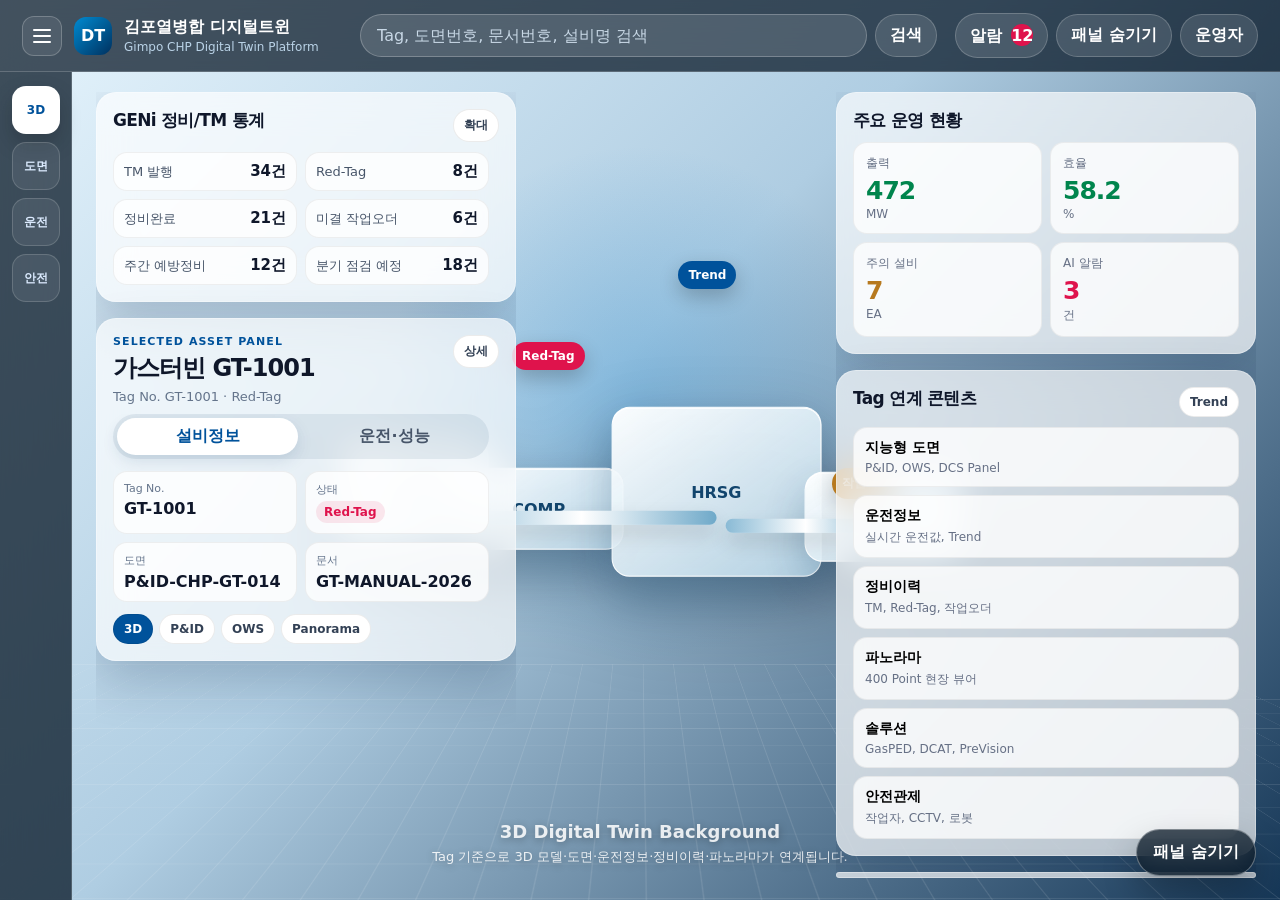
<file: base/gimpo-digitaltwin-main-ui-v14/index.html>
<!doctype html>
<html lang="ko">
<head>
  <meta charset="utf-8" />
  <meta name="viewport" content="width=device-width, initial-scale=1" />
  <title>김포열병합 디지털트윈 플랫폼 v14</title>
  <link rel="stylesheet" href="./styles.css" />
</head>
<body>
  <div class="app-shell" id="appShell">
    <section class="model-background" aria-label="3D 가상모델 배경">
      <div class="model-gradient"></div>
      <div class="floor-grid"></div>
      <div class="plant-scene" aria-hidden="true">
        <div class="plant-unit gt"><span>GT</span></div>
        <div class="plant-unit comp"><span>COMP</span></div>
        <div class="plant-unit hrsg"><span>HRSG</span></div>
        <div class="plant-unit gen"><span>GEN</span></div>
        <div class="pipe pipe-a"></div>
        <div class="pipe pipe-b"></div>
      </div>
      <button class="hotspot danger" type="button" data-popup="tagPopup" style="--x:40%;--y:38%">Red-Tag</button>
      <button class="hotspot warning" type="button" data-popup="safetyPopup" style="--x:65%;--y:52%">작업자</button>
      <button class="hotspot normal" type="button" data-popup="trendPopup" style="--x:53%;--y:29%">Trend</button>
      <div class="model-caption">
        <strong>3D Digital Twin Background</strong>
        <span>Tag 기준으로 3D 모델·도면·운전정보·정비이력·파노라마가 연계됩니다.</span>
      </div>
    </section>

    <header class="topbar">
      <div class="brand">
        <button class="icon-button menu-toggle" id="menuToggle" type="button" aria-label="메뉴 열기" aria-controls="sidebar" aria-expanded="false">
          <span></span><span></span><span></span>
        </button>
        <div class="brand-mark">DT</div>
        <div class="brand-text">
          <strong>김포열병합 디지털트윈</strong>
          <span>Gimpo CHP Digital Twin Platform</span>
        </div>
      </div>
      <form class="global-search" role="search">
        <label class="sr-only" for="globalSearch">통합검색</label>
        <input id="globalSearch" type="search" placeholder="Tag, 도면번호, 문서번호, 설비명 검색" autocomplete="off" />
        <button type="button" id="searchButton">검색</button>
      </form>
      <div class="top-actions">
        <button class="top-button" type="button" data-popup="alarmPopup">알람 <b>12</b></button>
        <button class="top-button panel-toggle-button" id="togglePanels" type="button" aria-pressed="true">패널 숨기기</button>
        <span class="user-chip">운영자</span>
      </div>
    </header>

    <aside class="sidebar" id="sidebar" aria-label="주 메뉴">
      <div class="drawer-rail" aria-label="빠른 화면 전환">
        <button class="rail-shortcut is-active" type="button" data-quick-panel="model" title="3D 모델" aria-pressed="true"><span>3D</span></button>
        <button class="rail-shortcut" type="button" data-quick-panel="drawing" title="도면" aria-pressed="false"><span>도면</span></button>
        <button class="rail-shortcut" type="button" data-quick-panel="operation" title="운전정보" aria-pressed="false"><span>운전</span></button>
        <button class="rail-shortcut" type="button" data-quick-panel="safety" title="안전관제" aria-pressed="false"><span>안전</span></button>
      </div>

      <div class="drawer-content">
        <section class="drawer-section drawer-menu-section" aria-label="기능 메뉴">
          <div class="drawer-section-title">기능 메뉴</div>
          <nav class="main-nav">
            <a href="#" data-panel="model" class="is-active"><span class="nav-icon">3D</span><span>3D 모델</span></a>
            <a href="#" data-panel="drawing"><span class="nav-icon">DWG</span><span>지능형 도면</span></a>
            <a href="#" data-panel="operation"><span class="nav-icon">OP</span><span>운전정보</span></a>
            <a href="#" data-panel="safety"><span class="nav-icon">SAFE</span><span>안전관제</span></a>
            <a href="#" data-panel="safe-zone"><span class="nav-icon">ZONE</span><span>안전 Zone A</span></a>
            <a href="#" data-panel="cctv"><span class="nav-icon">CCTV</span><span>소방/CCTV Zone</span></a>
            <a href="#" data-panel="panorama"><span class="nav-icon">PANO</span><span>파노라마 Point</span></a>
            <a href="#" data-panel="ar"><span class="nav-icon">AR</span><span>AR 점검 마커</span></a>
            <a href="#" data-panel="robot"><span class="nav-icon">BOT</span><span>패트롤 로봇</span></a>
          </nav>
        </section>

        <section class="drawer-section equipment-structure-panel" aria-label="설비구조">
          <div class="panel-title">
            <div>
              <h2>설비구조</h2>
              <p>설비명 전용 Tree</p>
            </div>
            <button type="button" id="treeViewSwitch">List</button>
          </div>
          <div class="tree-toolbar">
            <button type="button" data-filter="all" class="is-active">전체</button>
            <button type="button" data-filter="critical">취약</button>
            <button type="button" data-filter="redtag">Red-Tag</button>
          </div>
          <div class="tree-scroll custom-scroll">
            <ul class="equipment-tree" id="equipmentTree">
              <li class="tree-item has-children is-expanded" data-keyword="gt turbine gasped redtag critical">
                <div class="tree-row"><button type="button" class="tree-toggle" aria-label="가스터빈 하위 설비 닫기" aria-expanded="true"></button><button type="button" class="tree-node is-selected" data-tag="GT-1001" data-title="가스터빈 GT-1001" data-status="Red-Tag">가스터빈 GT-1001</button></div>
                <ul>
                  <li class="tree-item"><div class="tree-row"><span class="tree-toggle-placeholder"></span><button type="button" class="tree-node" data-tag="GT-COMP-021" data-title="압축기 Compressor" data-status="정상">압축기</button></div></li>
                  <li class="tree-item"><div class="tree-row"><span class="tree-toggle-placeholder"></span><button type="button" class="tree-node" data-tag="GT-COMB-014" data-title="연소기 Combustor" data-status="주의">연소기</button></div></li>
                  <li class="tree-item"><div class="tree-row"><span class="tree-toggle-placeholder"></span><button type="button" class="tree-node" data-tag="GT-BRG-007" data-title="베어링 Bearing" data-status="정상">베어링</button></div></li>
                  <li class="tree-item"><div class="tree-row"><span class="tree-toggle-placeholder"></span><button type="button" class="tree-node" data-tag="GT-BLD-032" data-title="터빈 블레이드" data-status="정상">터빈 블레이드</button></div></li>
                </ul>
              </li>
              <li class="tree-item has-children is-expanded" data-keyword="hrsg boiler maintenance critical">
                <div class="tree-row"><button type="button" class="tree-toggle" aria-label="HRSG #1 하위 설비 닫기" aria-expanded="true"></button><button type="button" class="tree-node" data-tag="HRSG-2001" data-title="배열회수보일러 HRSG #1" data-status="정상">HRSG #1</button></div>
                <ul>
                  <li class="tree-item"><div class="tree-row"><span class="tree-toggle-placeholder"></span><button type="button" class="tree-node" data-tag="HRSG-VLV-102" data-title="급수밸브 VLV-102" data-status="주의">급수밸브</button></div></li>
                  <li class="tree-item"><div class="tree-row"><span class="tree-toggle-placeholder"></span><button type="button" class="tree-node" data-tag="HRSG-PMP-011" data-title="급수펌프 PMP-011" data-status="정상">급수펌프</button></div></li>
                  <li class="tree-item"><div class="tree-row"><span class="tree-toggle-placeholder"></span><button type="button" class="tree-node" data-tag="HRSG-DRM-001" data-title="Steam Drum" data-status="정상">Steam Drum</button></div></li>
                </ul>
              </li>
              <li class="tree-item" data-keyword="generator electric"><div class="tree-row"><span class="tree-toggle-placeholder"></span><button type="button" class="tree-node" data-tag="GEN-3001" data-title="발전기 GEN-3001" data-status="정상">발전기</button></div></li>
              <li class="tree-item" data-keyword="transformer electric"><div class="tree-row"><span class="tree-toggle-placeholder"></span><button type="button" class="tree-node" data-tag="TR-4001" data-title="주변압기 TR-4001" data-status="정상">주변압기</button></div></li>
              <li class="tree-item" data-keyword="switchgear electric"><div class="tree-row"><span class="tree-toggle-placeholder"></span><button type="button" class="tree-node" data-tag="SWGR-01" data-title="전기설비 SWGR-01" data-status="정상">전기설비</button></div></li>
              <li class="tree-item" data-keyword="pump auxiliary"><div class="tree-row"><span class="tree-toggle-placeholder"></span><button type="button" class="tree-node" data-tag="AUX-PMP-01" data-title="보조기기 펌프" data-status="정상">보조기기 펌프</button></div></li>
              <li class="tree-item" data-keyword="valve auxiliary"><div class="tree-row"><span class="tree-toggle-placeholder"></span><button type="button" class="tree-node" data-tag="AUX-VLV-09" data-title="보조기기 밸브" data-status="정상">보조기기 밸브</button></div></li>
            </ul>
          </div>
        </section>
      </div>
    </aside>

    <main class="dashboard-layer" id="dashboardLayer">
      <section class="dashboard-rail dashboard-rail-left" aria-label="좌측 정보 패널">
        <article class="overlay-panel chart-panel" style="--card-height:var(--geni-panel-height)">
          <div class="panel-head"><h2>GENi 정비/TM 통계</h2><button type="button" data-popup="maintenancePopup">확대</button></div>
          <div class="panel-body custom-scroll">
            <ul class="compact-list maintenance-summary"><li><span>TM 발행</span><strong>34건</strong></li><li><span>Red-Tag</span><strong>8건</strong></li><li><span>정비완료</span><strong>21건</strong></li><li><span>미결 작업오더</span><strong>6건</strong></li><li><span>주간 예방정비</span><strong>12건</strong></li><li><span>분기 점검 예정</span><strong>18건</strong></li></ul>
          </div>
        </article>


        <article class="overlay-panel selected-panel" style="--card-height:var(--asset-panel-height)">
          <div class="panel-head">
            <div>
              <p class="eyebrow">Selected Asset Panel</p>
              <h1 id="selectedTitle">가스터빈 GT-1001</h1>
              <span id="selectedTag">Tag No. GT-1001 · Red-Tag</span>
            </div>
            <button type="button" data-popup="tagPopup">상세</button>
          </div>
          <div class="panel-body custom-scroll">
            <div class="asset-tabs" role="tablist" aria-label="선택 설비 정보 전환">
              <button type="button" class="asset-tab is-active" role="tab" aria-selected="true" aria-controls="assetInfoTab" data-asset-tab="info">설비정보</button>
              <button type="button" class="asset-tab" role="tab" aria-selected="false" aria-controls="operationInfoTab" data-asset-tab="operation">운전·성능</button>
            </div>
            <div class="asset-tab-panel is-active" id="assetInfoTab" role="tabpanel">
              <dl class="tag-info"><div><dt>Tag No.</dt><dd id="detailTag">GT-1001</dd></div><div><dt>상태</dt><dd id="detailStatus" class="status-badge danger">Red-Tag</dd></div><div><dt>도면</dt><dd>P&amp;ID-CHP-GT-014</dd></div><div><dt>문서</dt><dd>GT-MANUAL-2026</dd></div></dl>
              <div class="viewer-tools"><button type="button" class="is-active">3D</button><button type="button" data-popup="drawingPopup">P&amp;ID</button><button type="button" data-popup="operationPopup">OWS</button><button type="button" data-popup="panoramaPopup">Panorama</button></div>
            </div>
            <div class="asset-tab-panel" id="operationInfoTab" role="tabpanel" hidden>
              <div class="bar-chart compact" aria-label="운전성능 데이터 예시"><i style="height:62%"></i><i style="height:74%"></i><i style="height:58%"></i><i style="height:86%"></i><i style="height:69%"></i><i style="height:92%"></i><i style="height:76%"></i></div>
              <ul class="compact-list"><li><span>GT 출력</span><strong>472MW</strong></li><li><span>효율</span><strong>58.2%</strong></li><li><span>진동</span><strong>2.1mm/s</strong></li><li><span>압축기 효율</span><strong>정상</strong></li><li><span>배기온도</span><strong>586℃</strong></li></ul>
            </div>
          </div>
        </article>

      </section>

      <section class="dashboard-rail dashboard-rail-right" aria-label="우측 정보 패널">
        <section class="overlay-panel top-metrics" style="--card-height:var(--status-panel-height)" aria-label="주요 운영 현황">
          <div class="panel-head"><h2>주요 운영 현황</h2></div>
          <div class="panel-body custom-scroll metrics-body">
            <div class="metric-card success"><span>출력</span><strong>472</strong><em>MW</em></div>
            <div class="metric-card success"><span>효율</span><strong>58.2</strong><em>%</em></div>
            <div class="metric-card warning"><span>주의 설비</span><strong>7</strong><em>EA</em></div>
            <div class="metric-card danger"><span>AI 알람</span><strong>3</strong><em>건</em></div>
          </div>
        </section>

        <article class="overlay-panel link-panel" style="--card-height:var(--link-panel-height)">
          <div class="panel-head"><h2>Tag 연계 콘텐츠</h2><button type="button" data-popup="trendPopup">Trend</button></div>
          <div class="panel-body custom-scroll">
            <div class="link-grid">
              <button type="button" data-popup="drawingPopup"><strong>지능형 도면</strong><span>P&amp;ID, OWS, DCS Panel</span></button>
              <button type="button" data-popup="operationPopup"><strong>운전정보</strong><span>실시간 운전값, Trend</span></button>
              <button type="button" data-popup="maintenancePopup"><strong>정비이력</strong><span>TM, Red-Tag, 작업오더</span></button>
              <button type="button" data-popup="panoramaPopup"><strong>파노라마</strong><span>400 Point 현장 뷰어</span></button>
              <button type="button" data-popup="solutionPopup"><strong>솔루션</strong><span>GasPED, DCAT, PreVision</span></button>
              <button type="button" data-popup="safetyPopup"><strong>안전관제</strong><span>작업자, CCTV, 로봇</span></button>
            </div>
          </div>
        </article>

        <article class="overlay-panel alarm-panel" style="--card-height:var(--alarm-panel-height)">
          <div class="panel-head"><h2>실시간 알람</h2><button type="button" data-popup="alarmPopup">전체</button></div>
          <div class="panel-body custom-scroll">
            <ul class="alarm-list"><li class="danger"><b>10:24</b><span>CCTV-04 안전모 미착용 감지</span></li><li class="warning"><b>10:21</b><span>GT-1001 Red-Tag 발행</span></li><li class="warning"><b>10:18</b><span>Zone A CO 농도 주의</span></li><li><b>10:10</b><span>HRSG 급수밸브 상태 주의</span></li><li><b>09:52</b><span>패트롤 로봇 순찰 완료</span></li><li><b>09:31</b><span>AR 점검 마커 동기화 완료</span></li></ul>
          </div>
        </article>
      </section>
    </main>

    <aside class="quick-panel" id="quickPanel" aria-label="바로가기 상세 패널" hidden>
      <div class="quick-panel-card">
        <div class="panel-head"><div><p class="eyebrow" id="quickPanelType">Quick Panel</p><h2 id="quickPanelTitle">3D 모델</h2></div><button type="button" id="quickPanelClose" aria-label="바로가기 패널 닫기">×</button></div>
        <div class="quick-panel-body custom-scroll" id="quickPanelBody"></div>
      </div>
    </aside>

    <button class="floating-panel-toggle" id="floatingPanelToggle" type="button" aria-pressed="true">패널 숨기기</button>

    <div class="popup-layer" id="popupLayer" hidden>
      <div class="popup-backdrop" data-close-popup></div>
      <section class="popup-card" role="dialog" aria-modal="true" aria-labelledby="popupTitle">
        <div class="popup-head"><div><p class="eyebrow" id="popupType">Detail</p><h2 id="popupTitle">상세 정보</h2></div><button type="button" id="popupClose" aria-label="닫기">×</button></div>
        <div class="popup-body custom-scroll" id="popupBody"></div>
      </section>
    </div>
  </div>
  <script src="./app.js"></script>
</body>
</html>
</file>
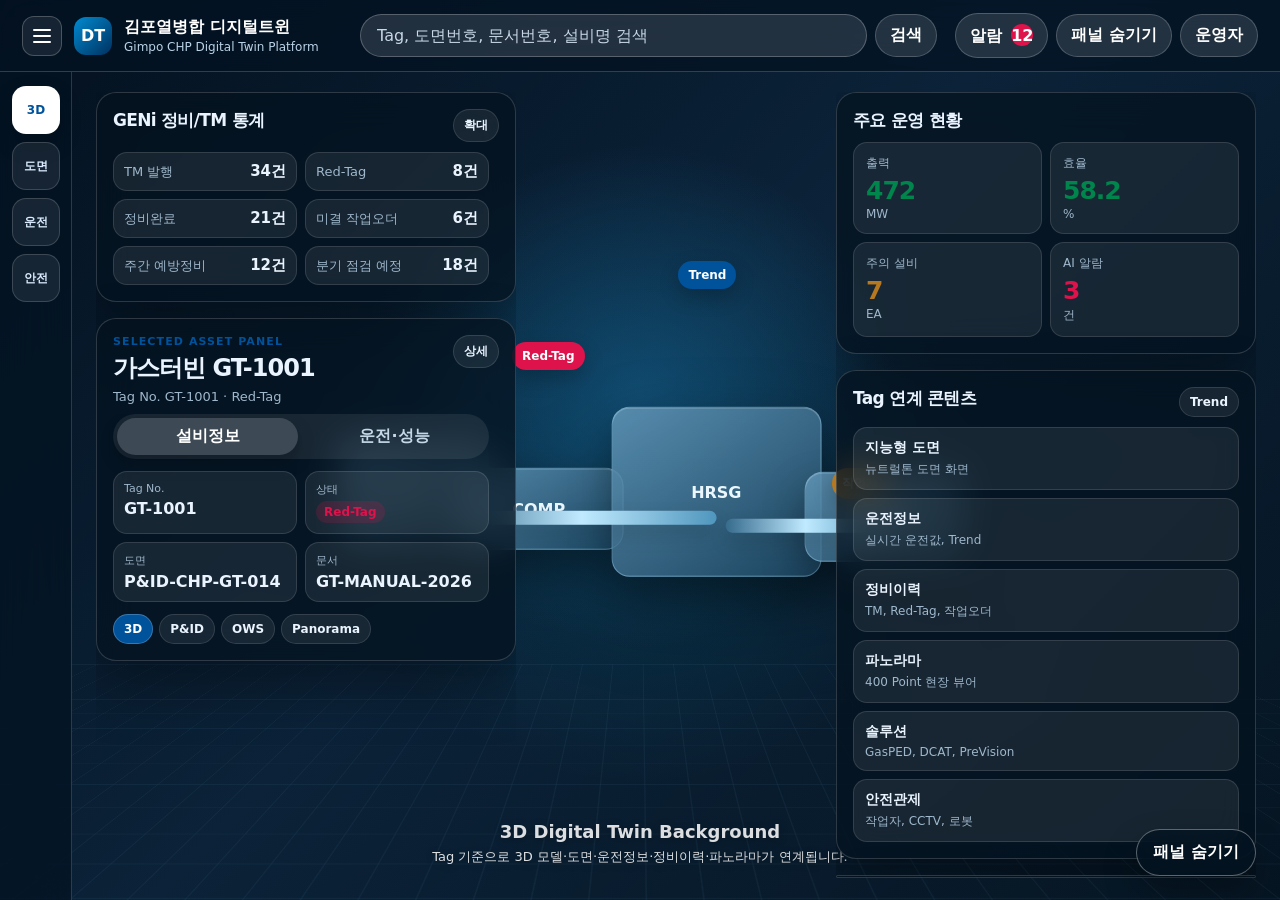
<file: base/gimpo-digitaltwin-main-ui-v16/index.html>
<!doctype html>
<html lang="ko">
<head>
  <meta charset="utf-8" />
  <meta name="viewport" content="width=device-width, initial-scale=1" />
  <title>김포열병합 디지털트윈 플랫폼 v16</title>
  <link rel="stylesheet" href="./styles.css" />
</head>
<body>
  <div class="app-shell" id="appShell">
    <section class="model-background" aria-label="3D 가상모델 배경">
      <div class="model-gradient"></div>
      <div class="floor-grid"></div>
      <div class="plant-scene" aria-hidden="true">
        <div class="plant-unit gt"><span>GT</span></div>
        <div class="plant-unit comp"><span>COMP</span></div>
        <div class="plant-unit hrsg"><span>HRSG</span></div>
        <div class="plant-unit gen"><span>GEN</span></div>
        <div class="pipe pipe-a"></div>
        <div class="pipe pipe-b"></div>
      </div>
      <button class="hotspot danger" type="button" data-popup="tagPopup" style="--x:40%;--y:38%">Red-Tag</button>
      <button class="hotspot warning" type="button" data-popup="safetyPopup" style="--x:65%;--y:52%">작업자</button>
      <button class="hotspot normal" type="button" data-popup="trendPopup" style="--x:53%;--y:29%">Trend</button>
      <div class="model-caption">
        <strong>3D Digital Twin Background</strong>
        <span>Tag 기준으로 3D 모델·도면·운전정보·정비이력·파노라마가 연계됩니다.</span>
      </div>
    </section>

    <header class="topbar">
      <div class="brand">
        <button class="icon-button menu-toggle" id="menuToggle" type="button" aria-label="메뉴 열기" aria-controls="sidebar" aria-expanded="false">
          <span></span><span></span><span></span>
        </button>
        <div class="brand-mark">DT</div>
        <div class="brand-text">
          <strong>김포열병합 디지털트윈</strong>
          <span>Gimpo CHP Digital Twin Platform</span>
        </div>
      </div>
      <form class="global-search" role="search">
        <label class="sr-only" for="globalSearch">통합검색</label>
        <input id="globalSearch" type="search" placeholder="Tag, 도면번호, 문서번호, 설비명 검색" autocomplete="off" />
        <button type="button" id="searchButton">검색</button>
      </form>
      <div class="top-actions">
        <button class="top-button" type="button" data-popup="alarmPopup">알람 <b>12</b></button>
        <button class="top-button panel-toggle-button" id="togglePanels" type="button" aria-pressed="true">패널 숨기기</button>
        <span class="user-chip">운영자</span>
      </div>
    </header>

    <aside class="sidebar" id="sidebar" aria-label="주 메뉴">
      <div class="drawer-rail" aria-label="빠른 화면 전환">
        <button class="rail-shortcut is-active" type="button" data-quick-panel="model" title="3D 모델" aria-pressed="true"><span>3D</span></button>
        <button class="rail-shortcut" type="button" data-quick-panel="drawing" title="도면" aria-pressed="false"><span>도면</span></button>
        <button class="rail-shortcut" type="button" data-quick-panel="operation" title="운전정보" aria-pressed="false"><span>운전</span></button>
        <button class="rail-shortcut" type="button" data-quick-panel="safety" title="안전관제" aria-pressed="false"><span>안전</span></button>
      </div>

      <div class="drawer-content">
        <section class="drawer-section drawer-menu-section" aria-label="기능 메뉴">
          <div class="drawer-section-title">기능 메뉴</div>
          <nav class="main-nav">
            <a href="#" data-panel="model" class="is-active"><span class="nav-icon">3D</span><span class="nav-label">3D 모델</span></a>
            <a href="drawing-neutral.html" data-page-link><span class="nav-icon">DWG</span><span class="nav-label">지능형 도면</span></a>
            <a href="#" data-panel="operation"><span class="nav-icon">OP</span><span class="nav-label">운전정보</span></a>
            <a href="#" data-panel="safety"><span class="nav-icon">SAFE</span><span class="nav-label">안전관제</span></a>
            <a href="#" data-panel="safe-zone"><span class="nav-icon">ZONE</span><span class="nav-label">안전 Zone A</span></a>
            <a href="#" data-panel="cctv"><span class="nav-icon">CCTV</span><span class="nav-label">소방/CCTV Zone</span></a>
            <a href="#" data-panel="panorama"><span class="nav-icon">PANO</span><span class="nav-label">파노라마 Point</span></a>
            <a href="#" data-panel="ar"><span class="nav-icon">AR</span><span class="nav-label">AR 점검 마커</span></a>
            <a href="#" data-panel="robot"><span class="nav-icon">BOT</span><span class="nav-label">패트롤 로봇</span></a>
          </nav>
        </section>

        <section class="drawer-section equipment-structure-panel" aria-label="설비구조">
          <div class="panel-title">
            <div>
              <h2>설비구조</h2>
              <p>설비명 전용 Tree</p>
            </div>
            <button type="button" id="treeViewSwitch">List</button>
          </div>
          <div class="tree-toolbar">
            <button type="button" data-filter="all" class="is-active">전체</button>
            <button type="button" data-filter="critical">취약</button>
            <button type="button" data-filter="redtag">Red-Tag</button>
          </div>
          <div class="tree-scroll custom-scroll">
            <ul class="equipment-tree" id="equipmentTree">
              <li class="tree-item has-children is-expanded" data-keyword="gt turbine gasped redtag critical">
                <div class="tree-row"><button type="button" class="tree-toggle" aria-label="가스터빈 하위 설비 닫기" aria-expanded="true"></button><button type="button" class="tree-node is-selected" data-tag="GT-1001" data-title="가스터빈 GT-1001" data-status="Red-Tag">가스터빈 GT-1001</button></div>
                <ul>
                  <li class="tree-item"><div class="tree-row"><span class="tree-toggle-placeholder"></span><button type="button" class="tree-node" data-tag="GT-COMP-021" data-title="압축기 Compressor" data-status="정상">압축기</button></div></li>
                  <li class="tree-item"><div class="tree-row"><span class="tree-toggle-placeholder"></span><button type="button" class="tree-node" data-tag="GT-COMB-014" data-title="연소기 Combustor" data-status="주의">연소기</button></div></li>
                  <li class="tree-item"><div class="tree-row"><span class="tree-toggle-placeholder"></span><button type="button" class="tree-node" data-tag="GT-BRG-007" data-title="베어링 Bearing" data-status="정상">베어링</button></div></li>
                  <li class="tree-item"><div class="tree-row"><span class="tree-toggle-placeholder"></span><button type="button" class="tree-node" data-tag="GT-BLD-032" data-title="터빈 블레이드" data-status="정상">터빈 블레이드</button></div></li>
                </ul>
              </li>
              <li class="tree-item has-children is-expanded" data-keyword="hrsg boiler maintenance critical">
                <div class="tree-row"><button type="button" class="tree-toggle" aria-label="HRSG #1 하위 설비 닫기" aria-expanded="true"></button><button type="button" class="tree-node" data-tag="HRSG-2001" data-title="배열회수보일러 HRSG #1" data-status="정상">HRSG #1</button></div>
                <ul>
                  <li class="tree-item"><div class="tree-row"><span class="tree-toggle-placeholder"></span><button type="button" class="tree-node" data-tag="HRSG-VLV-102" data-title="급수밸브 VLV-102" data-status="주의">급수밸브</button></div></li>
                  <li class="tree-item"><div class="tree-row"><span class="tree-toggle-placeholder"></span><button type="button" class="tree-node" data-tag="HRSG-PMP-011" data-title="급수펌프 PMP-011" data-status="정상">급수펌프</button></div></li>
                  <li class="tree-item"><div class="tree-row"><span class="tree-toggle-placeholder"></span><button type="button" class="tree-node" data-tag="HRSG-DRM-001" data-title="Steam Drum" data-status="정상">Steam Drum</button></div></li>
                </ul>
              </li>
              <li class="tree-item" data-keyword="generator electric"><div class="tree-row"><span class="tree-toggle-placeholder"></span><button type="button" class="tree-node" data-tag="GEN-3001" data-title="발전기 GEN-3001" data-status="정상">발전기</button></div></li>
              <li class="tree-item" data-keyword="transformer electric"><div class="tree-row"><span class="tree-toggle-placeholder"></span><button type="button" class="tree-node" data-tag="TR-4001" data-title="주변압기 TR-4001" data-status="정상">주변압기</button></div></li>
              <li class="tree-item" data-keyword="switchgear electric"><div class="tree-row"><span class="tree-toggle-placeholder"></span><button type="button" class="tree-node" data-tag="SWGR-01" data-title="전기설비 SWGR-01" data-status="정상">전기설비</button></div></li>
              <li class="tree-item" data-keyword="pump auxiliary"><div class="tree-row"><span class="tree-toggle-placeholder"></span><button type="button" class="tree-node" data-tag="AUX-PMP-01" data-title="보조기기 펌프" data-status="정상">보조기기 펌프</button></div></li>
              <li class="tree-item" data-keyword="valve auxiliary"><div class="tree-row"><span class="tree-toggle-placeholder"></span><button type="button" class="tree-node" data-tag="AUX-VLV-09" data-title="보조기기 밸브" data-status="정상">보조기기 밸브</button></div></li>
            </ul>
          </div>
        </section>
      </div>
    </aside>

    <main class="dashboard-layer" id="dashboardLayer">
      <section class="dashboard-rail dashboard-rail-left" aria-label="좌측 정보 패널">
        <article class="overlay-panel chart-panel" style="--card-height:var(--geni-panel-height)">
          <div class="panel-head"><h2>GENi 정비/TM 통계</h2><button type="button" data-popup="maintenancePopup">확대</button></div>
          <div class="panel-body custom-scroll">
            <ul class="compact-list maintenance-summary"><li><span>TM 발행</span><strong>34건</strong></li><li><span>Red-Tag</span><strong>8건</strong></li><li><span>정비완료</span><strong>21건</strong></li><li><span>미결 작업오더</span><strong>6건</strong></li><li><span>주간 예방정비</span><strong>12건</strong></li><li><span>분기 점검 예정</span><strong>18건</strong></li></ul>
          </div>
        </article>


        <article class="overlay-panel selected-panel" style="--card-height:var(--asset-panel-height)">
          <div class="panel-head">
            <div>
              <p class="eyebrow">Selected Asset Panel</p>
              <h1 id="selectedTitle">가스터빈 GT-1001</h1>
              <span id="selectedTag">Tag No. GT-1001 · Red-Tag</span>
            </div>
            <button type="button" data-popup="tagPopup">상세</button>
          </div>
          <div class="panel-body custom-scroll">
            <div class="asset-tabs" role="tablist" aria-label="선택 설비 정보 전환">
              <button type="button" class="asset-tab is-active" role="tab" aria-selected="true" aria-controls="assetInfoTab" data-asset-tab="info">설비정보</button>
              <button type="button" class="asset-tab" role="tab" aria-selected="false" aria-controls="operationInfoTab" data-asset-tab="operation">운전·성능</button>
            </div>
            <div class="asset-tab-panel is-active" id="assetInfoTab" role="tabpanel">
              <dl class="tag-info"><div><dt>Tag No.</dt><dd id="detailTag">GT-1001</dd></div><div><dt>상태</dt><dd id="detailStatus" class="status-badge danger">Red-Tag</dd></div><div><dt>도면</dt><dd>P&amp;ID-CHP-GT-014</dd></div><div><dt>문서</dt><dd>GT-MANUAL-2026</dd></div></dl>
              <div class="viewer-tools"><button type="button" class="is-active">3D</button><button type="button" data-popup="drawingPopup">P&amp;ID</button><button type="button" data-popup="operationPopup">OWS</button><button type="button" data-popup="panoramaPopup">Panorama</button></div>
            </div>
            <div class="asset-tab-panel" id="operationInfoTab" role="tabpanel" hidden>
              <div class="bar-chart compact" aria-label="운전성능 데이터 예시"><i style="height:62%"></i><i style="height:74%"></i><i style="height:58%"></i><i style="height:86%"></i><i style="height:69%"></i><i style="height:92%"></i><i style="height:76%"></i></div>
              <ul class="compact-list"><li><span>GT 출력</span><strong>472MW</strong></li><li><span>효율</span><strong>58.2%</strong></li><li><span>진동</span><strong>2.1mm/s</strong></li><li><span>압축기 효율</span><strong>정상</strong></li><li><span>배기온도</span><strong>586℃</strong></li></ul>
            </div>
          </div>
        </article>

      </section>

      <section class="dashboard-rail dashboard-rail-right" aria-label="우측 정보 패널">
        <section class="overlay-panel top-metrics" style="--card-height:var(--status-panel-height)" aria-label="주요 운영 현황">
          <div class="panel-head"><h2>주요 운영 현황</h2></div>
          <div class="panel-body custom-scroll metrics-body">
            <div class="metric-card success"><span>출력</span><strong>472</strong><em>MW</em></div>
            <div class="metric-card success"><span>효율</span><strong>58.2</strong><em>%</em></div>
            <div class="metric-card warning"><span>주의 설비</span><strong>7</strong><em>EA</em></div>
            <div class="metric-card danger"><span>AI 알람</span><strong>3</strong><em>건</em></div>
          </div>
        </section>

        <article class="overlay-panel link-panel" style="--card-height:var(--link-panel-height)">
          <div class="panel-head"><h2>Tag 연계 콘텐츠</h2><button type="button" data-popup="trendPopup">Trend</button></div>
          <div class="panel-body custom-scroll">
            <div class="link-grid">
              <button type="button" data-open-page="drawing-neutral.html"><strong>지능형 도면</strong><span>뉴트럴톤 도면 화면</span></button>
              <button type="button" data-popup="operationPopup"><strong>운전정보</strong><span>실시간 운전값, Trend</span></button>
              <button type="button" data-popup="maintenancePopup"><strong>정비이력</strong><span>TM, Red-Tag, 작업오더</span></button>
              <button type="button" data-popup="panoramaPopup"><strong>파노라마</strong><span>400 Point 현장 뷰어</span></button>
              <button type="button" data-popup="solutionPopup"><strong>솔루션</strong><span>GasPED, DCAT, PreVision</span></button>
              <button type="button" data-popup="safetyPopup"><strong>안전관제</strong><span>작업자, CCTV, 로봇</span></button>
            </div>
          </div>
        </article>

        <article class="overlay-panel alarm-panel" style="--card-height:var(--alarm-panel-height)">
          <div class="panel-head"><h2>실시간 알람</h2><button type="button" data-popup="alarmPopup">전체</button></div>
          <div class="panel-body custom-scroll">
            <ul class="alarm-list"><li class="danger"><b>10:24</b><span>CCTV-04 안전모 미착용 감지</span></li><li class="warning"><b>10:21</b><span>GT-1001 Red-Tag 발행</span></li><li class="warning"><b>10:18</b><span>Zone A CO 농도 주의</span></li><li><b>10:10</b><span>HRSG 급수밸브 상태 주의</span></li><li><b>09:52</b><span>패트롤 로봇 순찰 완료</span></li><li><b>09:31</b><span>AR 점검 마커 동기화 완료</span></li></ul>
          </div>
        </article>
      </section>
    </main>

    <aside class="quick-panel" id="quickPanel" aria-label="바로가기 상세 패널" hidden>
      <div class="quick-panel-card">
        <div class="panel-head"><div><p class="eyebrow" id="quickPanelType">Quick Panel</p><h2 id="quickPanelTitle">3D 모델</h2></div><button type="button" id="quickPanelClose" aria-label="바로가기 패널 닫기">×</button></div>
        <div class="quick-panel-body custom-scroll" id="quickPanelBody"></div>
      </div>
    </aside>

    <button class="floating-panel-toggle" id="floatingPanelToggle" type="button" aria-pressed="true">패널 숨기기</button>

    <div class="popup-layer" id="popupLayer" hidden>
      <div class="popup-backdrop" data-close-popup></div>
      <section class="popup-card" role="dialog" aria-modal="true" aria-labelledby="popupTitle">
        <div class="popup-head"><div><p class="eyebrow" id="popupType">Detail</p><h2 id="popupTitle">상세 정보</h2></div><button type="button" id="popupClose" aria-label="닫기">×</button></div>
        <div class="popup-body custom-scroll" id="popupBody"></div>
      </section>
    </div>
  </div>
  <script src="./app.js"></script>
</body>
</html>
</file>
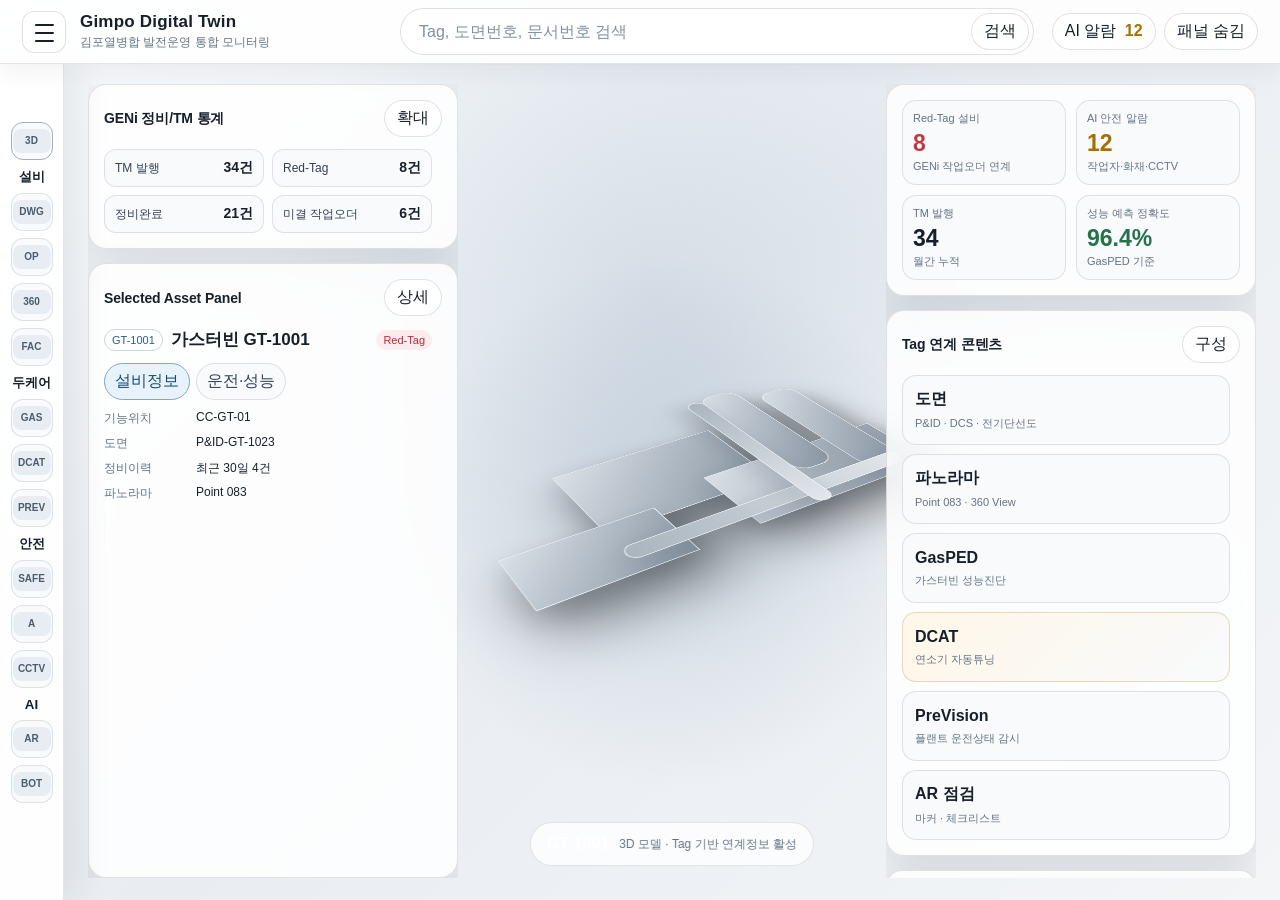
<file: base/gimpo-digitaltwin-main-ui-v20/index.html>
<!doctype html>
<html lang="ko">
<head>
  <meta charset="utf-8" />
  <meta name="viewport" content="width=device-width, initial-scale=1" />
  <title>김포열병합 디지털트윈 플랫폼 v18 - Light Neutral v18</title>
  <link rel="stylesheet" href="styles.css" />
</head>
<body class="theme-light-neutral">
  <div class="app-shell">
    <header class="topbar">
      <div class="brand">
        <button type="button" class="hamburger" id="menuToggle" aria-expanded="false" aria-controls="drawer"><span></span><span></span><span></span><em>메뉴</em></button>
        <div>
          <strong>Gimpo Digital Twin</strong>
          <span>김포열병합 발전운영 통합 모니터링</span>
        </div>
      </div>
      <form class="global-search" role="search">
        <label class="visually-hidden" for="globalSearch">Tag, 도면번호, 문서번호 검색</label>
        <input id="globalSearch" type="search" placeholder="Tag, 도면번호, 문서번호 검색" />
        <button type="submit">검색</button>
      </form>
      <div class="top-actions">
        <button type="button" class="badge-button">AI 알람 <b>12</b></button>
        <button type="button" class="panel-toggle" id="togglePanels" aria-pressed="true">패널 숨김</button>
      </div>
    </header>

    <aside class="drawer" id="drawer" aria-label="주 메뉴 및 설비구조">
      <div class="drawer-head">
        <strong>연계 콘텐츠</strong>
        <span>기능 메뉴</span>
      </div>
      <nav class="drawer-menu" aria-label="서랍 상단 기능 메뉴">
        <button type="button" class="is-active" data-quick="model"><b>3D</b><span>3D 모델</span></button>
		<strong><small>설비</small></strong>
        <button type="button" data-quick="drawing"><b>DWG</b><span>지능형 도면</span></button>
        <button type="button" data-quick="operation"><b>OP</b><span>운전정보</span></button>
        <button type="button" data-quick="panorama"><b>360</b><span>파노라마</span></button>
        <button type="button" data-quick="facility"><b>FAC</b><span>설비정보</span></button>
		<strong><small>두케어</small></strong>
        <button type="button" data-quick="gasped"><b>GAS</b><span>GasPED</span></button>
        <button type="button" data-quick="dcat"><b>DCAT</b><span>DCAT</span></button>
        <button type="button" data-quick="prevision"><b>PREV</b><span>PreVision</span></button>
		<strong><small>안전</small></strong>
        <button type="button" data-quick="safety"><b>SAFE</b><span>일일안전현황</span></button>
        <button type="button" data-quick="zoneA"><b>A</b><span>안전 Zone A</span></button>
        <button type="button" data-quick="cctv"><b>CCTV</b><span>소방/CCTV Zone</span></button>
		<strong><small>AI</small></strong>
        <button type="button" data-quick="ar"><b>AR</b><span>AR 점검 마커</span></button>
        <button type="button" data-quick="robot"><b>BOT</b><span>패트롤 로봇</span></button>
      </nav>

      <section class="equipment-panel">
        <div class="drawer-head compact">
          <strong>설비구조</strong>
          <span>설비명 Tree</span>
        </div>
        <div class="tree-tools">
          <button type="button" id="expandTree">전체 열기</button>
          <button type="button" id="collapseTree">전체 닫기</button>
        </div>
        <div class="tree-scroll custom-scroll">
          <ul class="equipment-tree" id="equipmentTree">
            <li class="tree-item has-children is-expanded">
              <div class="tree-row"><button type="button" class="tree-toggle" aria-expanded="true" aria-label="가스터빈 하위 설비 닫기"></button><button type="button" class="tree-node is-selected" data-tag="GT-1001" data-title="가스터빈 GT-1001" data-status="Red-Tag">가스터빈 GT-1001</button></div>
              <ul>
                <li class="tree-item"><div class="tree-row"><span class="tree-toggle-placeholder"></span><button type="button" class="tree-node" data-tag="GT-COMP-021" data-title="압축기 Compressor" data-status="정상">압축기</button></div></li>
                <li class="tree-item"><div class="tree-row"><span class="tree-toggle-placeholder"></span><button type="button" class="tree-node" data-tag="GT-COMB-014" data-title="연소기 Combustor" data-status="주의">연소기</button></div></li>
                <li class="tree-item"><div class="tree-row"><span class="tree-toggle-placeholder"></span><button type="button" class="tree-node" data-tag="GT-BRG-007" data-title="베어링 Bearing" data-status="정상">베어링</button></div></li>
                <li class="tree-item"><div class="tree-row"><span class="tree-toggle-placeholder"></span><button type="button" class="tree-node" data-tag="GT-BLD-032" data-title="터빈 블레이드" data-status="정상">터빈 블레이드</button></div></li>
              </ul>
            </li>
            <li class="tree-item has-children is-expanded">
              <div class="tree-row"><button type="button" class="tree-toggle" aria-expanded="true" aria-label="HRSG #1 하위 설비 닫기"></button><button type="button" class="tree-node" data-tag="HRSG-2001" data-title="배열회수보일러 HRSG #1" data-status="정상">HRSG #1</button></div>
              <ul>
                <li class="tree-item"><div class="tree-row"><span class="tree-toggle-placeholder"></span><button type="button" class="tree-node" data-tag="HRSG-VLV-102" data-title="급수밸브 VLV-102" data-status="주의">급수밸브</button></div></li>
                <li class="tree-item"><div class="tree-row"><span class="tree-toggle-placeholder"></span><button type="button" class="tree-node" data-tag="HRSG-PMP-011" data-title="급수펌프 PMP-011" data-status="정상">급수펌프</button></div></li>
                <li class="tree-item"><div class="tree-row"><span class="tree-toggle-placeholder"></span><button type="button" class="tree-node" data-tag="HRSG-DRM-001" data-title="Steam Drum" data-status="정상">Steam Drum</button></div></li>
              </ul>
            </li>
            <li class="tree-item"><div class="tree-row"><span class="tree-toggle-placeholder"></span><button type="button" class="tree-node" data-tag="GEN-3001" data-title="발전기 GEN-3001" data-status="정상">발전기</button></div></li>
            <li class="tree-item"><div class="tree-row"><span class="tree-toggle-placeholder"></span><button type="button" class="tree-node" data-tag="TR-4001" data-title="주변압기 TR-4001" data-status="정상">주변압기</button></div></li>
            <li class="tree-item"><div class="tree-row"><span class="tree-toggle-placeholder"></span><button type="button" class="tree-node" data-tag="FIRE-HYD-01" data-title="소화전 HYD-01" data-status="정상">소화전</button></div></li>
            <li class="tree-item"><div class="tree-row"><span class="tree-toggle-placeholder"></span><button type="button" class="tree-node" data-tag="AUX-PMP-01" data-title="보조기기 펌프" data-status="정상">보조기기 펌프</button></div></li>
          </ul>
        </div>
      </section>
    </aside>

    <section class="model-stage" aria-label="3D 가상모델">
      <div class="plant-model" aria-hidden="true">
        <span class="building b1"></span><span class="building b2"></span><span class="building b3"></span><span class="stack s1"></span><span class="stack s2"></span><span class="pipe p1"></span><span class="pipe p2"></span>
      </div>
      <div class="model-caption"><strong>GT-1001</strong><span>3D 모델 · Tag 기반 연계정보 활성</span></div>
    </section>

    <main class="dashboard-layer" id="dashboardLayer">
      <section class="dashboard-rail dashboard-rail-left" aria-label="선택 설비 및 정비 정보">
        <article class="overlay-panel chart-panel">
          <div class="panel-head"><h2>GENi 정비/TM 통계</h2><button type="button" data-popup="maintenancePopup">확대</button></div>
          <div class="panel-body custom-scroll">
            <ul class="compact-list maintenance-summary two-col">
              <li><span>TM 발행</span><strong>34건</strong></li>
              <li><span>Red-Tag</span><strong>8건</strong></li>
              <li><span>정비완료</span><strong>21건</strong></li>
              <li><span>미결 작업오더</span><strong>6건</strong></li>
            </ul>
          </div>
        </article>

        <article class="overlay-panel selected-panel">
          <div class="panel-head"><h2>Selected Asset Panel</h2><button type="button" data-popup="assetPopup">상세</button></div>
          <div class="panel-body custom-scroll">
            <div class="asset-title"><span id="assetTag">GT-1001</span><strong id="assetName">가스터빈 GT-1001</strong><em id="assetStatus" class="danger">Red-Tag</em></div>
            <div class="asset-tabs" role="tablist" aria-label="선택 설비 정보 전환">
              <button type="button" class="asset-tab is-active" role="tab" aria-selected="true" aria-controls="assetInfoTab" data-tab="assetInfoTab">설비정보</button>
              <button type="button" class="asset-tab" role="tab" aria-selected="false" aria-controls="operationInfoTab" data-tab="operationInfoTab">운전·성능</button>
            </div>
            <div class="asset-tab-panel" id="assetInfoTab" role="tabpanel">
              <dl class="info-grid"><dt>기능위치</dt><dd>CC-GT-01</dd><dt>도면</dt><dd>P&ID-GT-1023</dd><dt>정비이력</dt><dd>최근 30일 4건</dd><dt>파노라마</dt><dd>Point 083</dd></dl>
            </div>
            <div class="asset-tab-panel" id="operationInfoTab" role="tabpanel" hidden>
              <div class="solution-status">
                <article><b>GasPED</b><strong>정상</strong><span>성능저하 1.2%</span></article>
                <article><b>DCAT</b><strong>주의</strong><span>연료분배비 최적화 필요</span></article>
                <article><b>PreVision</b><strong>정상</strong><span>이상징후 없음</span></article>
              </div>
              <div class="bar-chart compact" aria-label="운전성능 데이터 예시"><i style="height:62%"></i><i style="height:74%"></i><i style="height:58%"></i><i style="height:86%"></i><i style="height:69%"></i><i style="height:92%"></i><i style="height:76%"></i></div>
              <ul class="compact-list"><li><span>GT 출력</span><strong>472MW</strong></li><li><span>효율</span><strong>58.2%</strong></li><li><span>진동</span><strong>2.1mm/s</strong></li><li><span>압축기 효율</span><strong>정상</strong></li></ul>
            </div>
          </div>
        </article>
      </section>

      <section class="dashboard-center-safe" aria-hidden="true"></section>

      <section class="dashboard-rail dashboard-rail-right" aria-label="운영 현황 및 연계 정보">
        <section class="overlay-panel top-metrics" aria-label="주요 운영 현황">
          <div class="panel-body metrics-body custom-scroll">
            <article class="metric-card danger"><span>Red-Tag 설비</span><strong>8</strong><em>GENi 작업오더 연계</em></article>
            <article class="metric-card warning"><span>AI 안전 알람</span><strong>12</strong><em>작업자·화재·CCTV</em></article>
            <article class="metric-card"><span>TM 발행</span><strong>34</strong><em>월간 누적</em></article>
            <article class="metric-card success"><span>성능 예측 정확도</span><strong>96.4%</strong><em>GasPED 기준</em></article>
          </div>
        </section>

        <article class="overlay-panel link-panel">
          <div class="panel-head"><h2>Tag 연계 콘텐츠</h2><button type="button">구성</button></div>
          <div class="panel-body custom-scroll">
            <div class="link-grid ducare-links">
              <button type="button" data-popup="drawingPopup"><strong>도면</strong><span>P&ID · DCS · 전기단선도</span></button>
              <button type="button" data-popup="panoramaPopup"><strong>파노라마</strong><span>Point 083 · 360 View</span></button>
              <button type="button" data-popup="gasPedPopup" class="solution-link"><strong>GasPED</strong><span>가스터빈 성능진단</span></button>
              <button type="button" data-popup="dcatPopup" class="solution-link warning"><strong>DCAT</strong><span>연소기 자동튜닝</span></button>
              <button type="button" data-popup="preVisionPopup" class="solution-link"><strong>PreVision</strong><span>플랜트 운전상태 감시</span></button>
              <button type="button" data-popup="arPopup"><strong>AR 점검</strong><span>마커 · 체크리스트</span></button>
            </div>
          </div>
        </article>

        <article class="overlay-panel alarm-panel">
          <div class="panel-head"><h2>실시간 알람</h2><button type="button" data-popup="alarmPopup">전체</button></div>
          <div class="panel-body custom-scroll">
            <ul class="alarm-list"><li class="danger"><b>10:24</b><span>CCTV-04 안전모 미착용 감지</span></li><li class="danger"><b>10:21</b><span>GT-1001 Red-Tag 발행</span></li><li class="warning"><b>10:18</b><span>Zone A CO 농도 주의</span></li><li><b>10:10</b><span>HRSG-VLV-102 상태 주의</span></li><li><b>09:58</b><span>패트롤 로봇 순찰 완료</span></li></ul>
          </div>
        </article>
      </section>
    </main>

    <aside class="quick-panel" id="quickPanel" aria-hidden="true">
      <div class="quick-head"><strong id="quickTitle">Quick Panel</strong><button type="button" id="quickClose">닫기</button></div>
      <div class="quick-panel-body custom-scroll" id="quickBody"></div>
    </aside>

    <div class="popup-dim" id="popupDim" hidden></div>
    <section class="popup" id="popup" role="dialog" aria-modal="true" aria-labelledby="popupTitle" hidden>
      <div class="popup-head"><h2 id="popupTitle">상세 정보</h2><button type="button" id="popupClose">닫기</button></div>
      <div class="popup-body custom-scroll" id="popupBody"></div>
    </section>
  </div>
  <script src="app.js"></script>
</body>
</html>
</file>
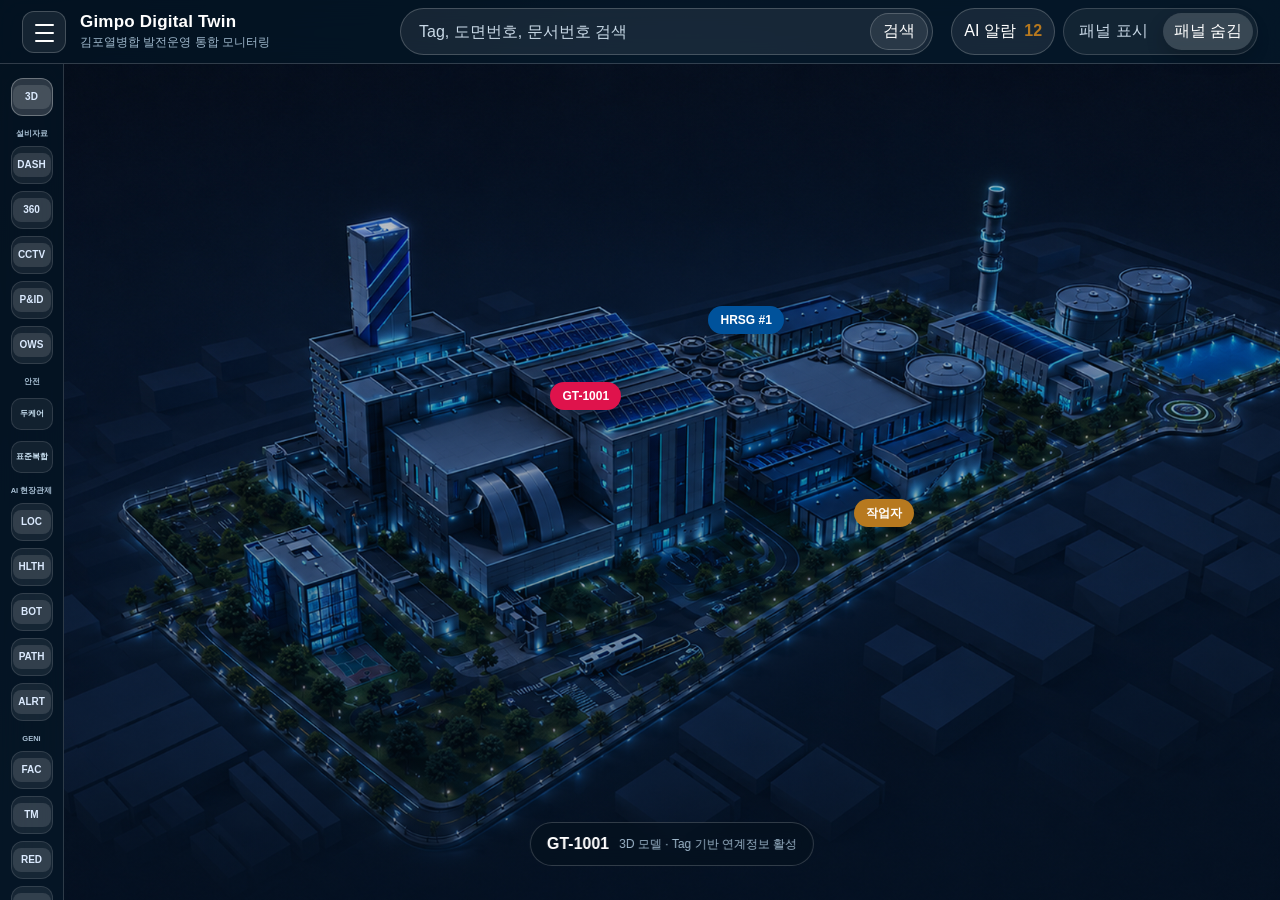
<file: base/gimpo-digitaltwin-main-ui-v21-rollback-before-all-group-flyouts/index.html>
<!doctype html>
<html lang="ko">
<head>
  <meta charset="utf-8" />
  <meta name="viewport" content="width=device-width, initial-scale=1" />
  <title>김포열병합 디지털트윈 플랫폼 v21 - Dark Base</title>
  <link rel="stylesheet" href="styles.css" />
</head>
<body class="theme-dark-v21">
  <div class="app-shell">
    <header class="topbar">
      <div class="brand">
        <button type="button" class="hamburger" id="menuToggle" aria-expanded="false" aria-controls="drawer"><span></span><span></span><span></span><em>메뉴</em></button>
        <div>
          <strong>Gimpo Digital Twin</strong>
          <span>김포열병합 발전운영 통합 모니터링</span>
        </div>
      </div>
      <form class="global-search" role="search">
        <label class="visually-hidden" for="globalSearch">Tag, 도면번호, 문서번호 검색</label>
        <input id="globalSearch" type="search" placeholder="Tag, 도면번호, 문서번호 검색" />
        <button type="submit">검색</button>
      </form>
      <div class="top-actions">
        <button type="button" class="badge-button">AI 알람 <b>12</b></button>
        <div class="panel-switch" role="group" aria-label="대시보드 패널 표시 선택">
          <button type="button" class="panel-toggle" data-panel-visibility="show" aria-pressed="false">패널 표시</button>
          <button type="button" class="panel-toggle is-active" data-panel-visibility="hide" aria-pressed="true">패널 숨김</button>
        </div>
      </div>
    </header>

    <aside class="drawer" id="drawer" aria-label="주 메뉴 및 설비구조">
      <div class="drawer-head">
        <strong>연계 콘텐츠</strong>
        <span>기능 메뉴</span>
      </div>
      <nav class="drawer-menu" aria-label="서랍 상단 기능 메뉴">
        <button type="button" class="is-active" data-quick="digitalTwin3d"><b>3D</b><span>3D 통합 화면</span></button>
        <strong><small>설비자료</small></strong>
        <button type="button" data-quick="dashboard"><b>DASH</b><span>대시보드</span></button>
        <button type="button" data-quick="panorama"><b>360</b><span>파노라마</span></button>
        <button type="button" data-quick="cctv"><b>CCTV</b><span>CCTV</span></button>
        <button type="button" data-quick="pid"><b>P&amp;ID</b><span>P&amp;ID</span></button>
        <button type="button" data-quick="ows"><b>OWS</b><span>OWS</span></button>
        <strong><small>안전</small></strong>
        <em class="drawer-subgroup" data-subgroup-trigger="doCare" tabindex="0">두케어</em>
        <div class="drawer-submenu-layer" aria-label="두케어 하위메뉴">
          <button type="button" data-quick="gasPed" data-external-window="true"><b>GAS</b><span>gasPED</span></button>
          <button type="button" data-quick="dcat" data-external-window="true"><b>DCAT</b><span>DCAT</span></button>
          <button type="button" data-quick="prevision" data-external-window="true"><b>PREV</b><span>PreVISION</span></button>
        </div>
        <button type="button" data-quick="gasPed" data-subgroup="doCare" data-external-window="true"><b>GAS</b><span>gasPED</span></button>
        <button type="button" data-quick="dcat" data-subgroup="doCare" data-external-window="true"><b>DCAT</b><span>DCAT</span></button>
        <button type="button" data-quick="prevision" data-subgroup="doCare" data-external-window="true"><b>PREV</b><span>PreVISION</span></button>
        <em class="drawer-subgroup" data-subgroup-trigger="standardCombined" tabindex="0">표준복합</em>
        <div class="drawer-submenu-layer" aria-label="표준복합 하위메뉴">
          <button type="button" data-quick="powerForecast" data-external-window="true"><b>GEN</b><span>발전량 예측</span></button>
          <button type="button" data-quick="performanceForecast" data-external-window="true"><b>EFF</b><span>성능 예측</span></button>
          <button type="button" data-quick="anomalyForecast" data-external-window="true"><b>ANM</b><span>이상징후 예측</span></button>
          <button type="button" data-quick="operationAnalysis" data-external-window="true"><b>ANA</b><span>운전상태 분석</span></button>
          <button type="button" data-quick="preventiveDiagnosis" data-external-window="true"><b>PM</b><span>예방진단</span></button>
        </div>
        <button type="button" data-quick="powerForecast" data-subgroup="standardCombined" data-external-window="true"><b>GEN</b><span>발전량 예측</span></button>
        <button type="button" data-quick="performanceForecast" data-subgroup="standardCombined" data-external-window="true"><b>EFF</b><span>성능 예측</span></button>
        <button type="button" data-quick="anomalyForecast" data-subgroup="standardCombined" data-external-window="true"><b>ANM</b><span>이상징후 예측</span></button>
        <button type="button" data-quick="operationAnalysis" data-subgroup="standardCombined" data-external-window="true"><b>ANA</b><span>운전상태 분석</span></button>
        <button type="button" data-quick="preventiveDiagnosis" data-subgroup="standardCombined" data-external-window="true"><b>PM</b><span>예방진단</span></button>
        <strong><small>AI 현장관제</small></strong>
        <button type="button" data-quick="workerLocation"><b>LOC</b><span>작업자 위치</span></button>
        <button type="button" data-quick="healthMonitoring"><b>HLTH</b><span>건강 모니터링</span></button>
        <button type="button" data-quick="robotDetection"><b>BOT</b><span>4족 보행로봇 감지정보</span></button>
        <button type="button" data-quick="robotPatrolHistory"><b>PATH</b><span>순찰이력</span></button>
        <button type="button" data-quick="robotAnomalyAlert"><b>ALRT</b><span>이상감지 알림</span></button>
        <strong><small>GENi</small></strong>
        <button type="button" data-quick="facilityInfo"><b>FAC</b><span>설비정보</span></button>
        <button type="button" data-quick="tmStatus"><b>TM</b><span>TM현황</span></button>
        <button type="button" data-quick="redTag"><b>RED</b><span>RedTAG</span></button>
        <button type="button" data-quick="inspectionStatus"><b>CHK</b><span>점검현황</span></button>
        <button type="button" data-quick="pendingWork"><b>WO</b><span>미결작업</span></button>
        <button type="button" data-quick="materialInfo"><b>MAT</b><span>자재정보</span></button>
        <strong><small>AR 현장점검</small></strong>
        <button type="button" data-quick="arMarker"><b>AR</b><span>AR 점검마커</span></button>
        <button type="button" data-quick="mobileInspection"><b>MOB</b><span>모바일 현장점검</span></button>
        <button type="button" data-quick="inspectionResult"><b>REG</b><span>점검결과 등록</span></button>
        <button type="button" data-quick="inspectionHistory"><b>HIST</b><span>점검이력 조회</span></button>
      </nav>

      <section class="equipment-panel">
        <div class="drawer-head compact">
          <strong>설비구조</strong>
          <span>설비명 Tree</span>
        </div>
        <div class="tree-tools">
          <button type="button" id="expandTree">전체 열기</button>
          <button type="button" id="collapseTree">전체 닫기</button>
        </div>
        <div class="tree-scroll custom-scroll">
          <ul class="equipment-tree" id="equipmentTree">
            <li class="tree-item has-children is-expanded">
              <div class="tree-row"><button type="button" class="tree-toggle" aria-expanded="true" aria-label="가스터빈 하위 설비 닫기"></button><button type="button" class="tree-node is-selected" data-tag="GT-1001" data-title="가스터빈 GT-1001" data-status="Red-Tag">가스터빈 GT-1001</button></div>
              <ul>
                <li class="tree-item"><div class="tree-row"><span class="tree-toggle-placeholder"></span><button type="button" class="tree-node" data-tag="GT-COMP-021" data-title="압축기 Compressor" data-status="정상">압축기</button></div></li>
                <li class="tree-item"><div class="tree-row"><span class="tree-toggle-placeholder"></span><button type="button" class="tree-node" data-tag="GT-COMB-014" data-title="연소기 Combustor" data-status="주의">연소기</button></div></li>
                <li class="tree-item"><div class="tree-row"><span class="tree-toggle-placeholder"></span><button type="button" class="tree-node" data-tag="GT-BRG-007" data-title="베어링 Bearing" data-status="정상">베어링</button></div></li>
                <li class="tree-item"><div class="tree-row"><span class="tree-toggle-placeholder"></span><button type="button" class="tree-node" data-tag="GT-BLD-032" data-title="터빈 블레이드" data-status="정상">터빈 블레이드</button></div></li>
              </ul>
            </li>
            <li class="tree-item has-children is-expanded">
              <div class="tree-row"><button type="button" class="tree-toggle" aria-expanded="true" aria-label="HRSG #1 하위 설비 닫기"></button><button type="button" class="tree-node" data-tag="HRSG-2001" data-title="배열회수보일러 HRSG #1" data-status="정상">HRSG #1</button></div>
              <ul>
                <li class="tree-item"><div class="tree-row"><span class="tree-toggle-placeholder"></span><button type="button" class="tree-node" data-tag="HRSG-VLV-102" data-title="급수밸브 VLV-102" data-status="주의">급수밸브</button></div></li>
                <li class="tree-item"><div class="tree-row"><span class="tree-toggle-placeholder"></span><button type="button" class="tree-node" data-tag="HRSG-PMP-011" data-title="급수펌프 PMP-011" data-status="정상">급수펌프</button></div></li>
                <li class="tree-item"><div class="tree-row"><span class="tree-toggle-placeholder"></span><button type="button" class="tree-node" data-tag="HRSG-DRM-001" data-title="Steam Drum" data-status="정상">Steam Drum</button></div></li>
              </ul>
            </li>
            <li class="tree-item"><div class="tree-row"><span class="tree-toggle-placeholder"></span><button type="button" class="tree-node" data-tag="GEN-3001" data-title="발전기 GEN-3001" data-status="정상">발전기</button></div></li>
            <li class="tree-item"><div class="tree-row"><span class="tree-toggle-placeholder"></span><button type="button" class="tree-node" data-tag="TR-4001" data-title="주변압기 TR-4001" data-status="정상">주변압기</button></div></li>
            <li class="tree-item"><div class="tree-row"><span class="tree-toggle-placeholder"></span><button type="button" class="tree-node" data-tag="FIRE-HYD-01" data-title="소화전 HYD-01" data-status="정상">소화전</button></div></li>
            <li class="tree-item"><div class="tree-row"><span class="tree-toggle-placeholder"></span><button type="button" class="tree-node" data-tag="AUX-PMP-01" data-title="보조기기 펌프" data-status="정상">보조기기 펌프</button></div></li>
          </ul>
        </div>
      </section>
    </aside>
    <aside class="drawer-submenu-popup" id="drawerSubmenuPopup" aria-live="polite" hidden></aside>

    <section class="model-stage" aria-label="3D 가상모델">
      <div class="plant-model" aria-hidden="true"></div>
      <button class="hotspot danger" type="button" data-equipment-title="가스터빈 GT-1001" data-equipment-tag="GT-1001" data-equipment-status="Red-Tag" style="--x:40%;--y:38%">GT-1001</button>
      <button class="hotspot warning" type="button" data-equipment-title="작업자 안전 Zone A" data-equipment-tag="SAFE-ZONE-A" data-equipment-status="주의" style="--x:65%;--y:52%">작업자</button>
      <button class="hotspot normal" type="button" data-equipment-title="HRSG #1" data-equipment-tag="HRSG-2001" data-equipment-status="정상" style="--x:53%;--y:29%">HRSG #1</button>
      <aside class="asset-context-menu" id="assetContextMenu" aria-live="polite" hidden>
        <div class="asset-context-head">
          <span id="contextAssetTag">HRSG-2001</span>
          <strong id="contextAssetName">HRSG #1</strong>
        </div>
        <div class="asset-context-actions" aria-label="선택 설비 연계 정보">
          <button type="button" data-context-group="GENi" data-context-popup="assetPopup">설비정보</button>
          <button type="button" data-context-group="GENi" data-context-popup="maintenancePopup">TM현황</button>
          <button type="button" data-context-group="설비자료" data-context-popup="drawingPopup">P&amp;ID</button>
          <button type="button" data-context-group="설비자료" data-context-popup="cctvPopup">CCTV</button>
          <button type="button" data-context-group="설비자료" data-context-popup="operationPopup">OWS</button>
          <button type="button" data-context-group="GENi" data-context-popup="inspectionPopup">점검현황</button>
          <button type="button" data-context-group="GENi" data-context-popup="pendingWorkPopup">미결작업</button>
          <button type="button" data-context-group="GENi" data-context-popup="redTagPopup">RedTAG</button>
          <button type="button" data-context-group="AR 현장점검" data-context-popup="arPopup">AR 점검마커</button>
        </div>
      </aside>
      <div class="model-caption"><strong>GT-1001</strong><span>3D 모델 · Tag 기반 연계정보 활성</span></div>
    </section>

    <main class="dashboard-layer is-hidden" id="dashboardLayer">
      <section class="dashboard-rail dashboard-rail-left" aria-label="선택 설비 및 정비 정보">
        <article class="overlay-panel chart-panel">
          <div class="panel-head"><h2>GENi 정비/TM 통계</h2><button type="button" data-popup="maintenancePopup">확대</button></div>
          <div class="panel-body custom-scroll">
            <ul class="compact-list maintenance-summary two-col">
              <li><span>TM 발행</span><strong>34건</strong></li>
              <li><span>Red-Tag</span><strong>8건</strong></li>
              <li><span>정비완료</span><strong>21건</strong></li>
              <li><span>미결 작업오더</span><strong>6건</strong></li>
            </ul>
          </div>
        </article>

        <article class="overlay-panel selected-panel">
          <div class="panel-head"><h2>Selected Asset Panel</h2><button type="button" data-popup="assetPopup">상세</button></div>
          <div class="panel-body custom-scroll">
            <div class="asset-title"><span id="assetTag">GT-1001</span><strong id="assetName">가스터빈 GT-1001</strong><em id="assetStatus" class="danger">Red-Tag</em></div>
            <div class="asset-tabs" role="tablist" aria-label="선택 설비 정보 전환">
              <button type="button" class="asset-tab is-active" role="tab" aria-selected="true" aria-controls="assetInfoTab" data-tab="assetInfoTab">설비정보</button>
              <button type="button" class="asset-tab" role="tab" aria-selected="false" aria-controls="operationInfoTab" data-tab="operationInfoTab">운전·성능</button>
            </div>
            <div class="asset-tab-panel" id="assetInfoTab" role="tabpanel">
              <dl class="info-grid"><dt>기능위치</dt><dd>CC-GT-01</dd><dt>도면</dt><dd>P&ID-GT-1023</dd><dt>정비이력</dt><dd>최근 30일 4건</dd><dt>파노라마</dt><dd>Point 083</dd></dl>
            </div>
            <div class="asset-tab-panel" id="operationInfoTab" role="tabpanel" hidden>
              <div class="solution-status">
                <article><b>GasPED</b><strong>정상</strong><span>성능저하 1.2%</span></article>
                <article><b>DCAT</b><strong>주의</strong><span>연료분배비 최적화 필요</span></article>
                <article><b>PreVision</b><strong>정상</strong><span>이상징후 없음</span></article>
              </div>
              <div class="bar-chart compact" aria-label="운전성능 데이터 예시"><i style="height:62%"></i><i style="height:74%"></i><i style="height:58%"></i><i style="height:86%"></i><i style="height:69%"></i><i style="height:92%"></i><i style="height:76%"></i></div>
              <ul class="compact-list"><li><span>GT 출력</span><strong>472MW</strong></li><li><span>효율</span><strong>58.2%</strong></li><li><span>진동</span><strong>2.1mm/s</strong></li><li><span>압축기 효율</span><strong>정상</strong></li></ul>
            </div>
          </div>
        </article>
      </section>

      <section class="dashboard-center-safe" aria-hidden="true"></section>

      <section class="dashboard-rail dashboard-rail-right" aria-label="운영 현황 및 연계 정보">
        <section class="overlay-panel top-metrics" aria-label="주요 운영 현황">
          <div class="panel-body metrics-body custom-scroll">
            <article class="metric-card danger"><span>Red-Tag 설비</span><strong>8</strong><em>GENi 작업오더 연계</em></article>
            <article class="metric-card warning"><span>AI 안전 알람</span><strong>12</strong><em>작업자·화재·CCTV</em></article>
            <article class="metric-card"><span>TM 발행</span><strong>34</strong><em>월간 누적</em></article>
            <article class="metric-card success"><span>성능 예측 정확도</span><strong>96.4%</strong><em>GasPED 기준</em></article>
          </div>
        </section>

        <article class="overlay-panel link-panel">
          <div class="panel-head"><h2>Tag 연계 콘텐츠</h2><button type="button">구성</button></div>
          <div class="panel-body custom-scroll">
            <div class="link-grid ducare-links">
              <button type="button" data-popup="drawingPopup"><strong>도면</strong><span>P&ID · DCS · 전기단선도</span></button>
              <button type="button" data-popup="panoramaPopup"><strong>파노라마</strong><span>Point 083 · 360 View</span></button>
              <button type="button" data-popup="gasPedPopup" class="solution-link"><strong>GasPED</strong><span>가스터빈 성능진단</span></button>
              <button type="button" data-popup="dcatPopup" class="solution-link warning"><strong>DCAT</strong><span>연소기 자동튜닝</span></button>
              <button type="button" data-popup="preVisionPopup" class="solution-link"><strong>PreVision</strong><span>플랜트 운전상태 감시</span></button>
              <button type="button" data-popup="arPopup"><strong>AR 점검</strong><span>마커 · 체크리스트</span></button>
            </div>
          </div>
        </article>

        <article class="overlay-panel alarm-panel">
          <div class="panel-head"><h2>실시간 알람</h2><button type="button" data-popup="alarmPopup">전체</button></div>
          <div class="panel-body custom-scroll">
            <ul class="alarm-list"><li class="danger"><b>10:24</b><span>CCTV-04 안전모 미착용 감지</span></li><li class="danger"><b>10:21</b><span>GT-1001 Red-Tag 발행</span></li><li class="warning"><b>10:18</b><span>Zone A CO 농도 주의</span></li><li><b>10:10</b><span>HRSG-VLV-102 상태 주의</span></li><li><b>09:58</b><span>패트롤 로봇 순찰 완료</span></li></ul>
          </div>
        </article>
      </section>
    </main>

    <aside class="quick-panel" id="quickPanel" aria-hidden="true">
      <div class="quick-head"><strong id="quickTitle">Quick Panel</strong><button type="button" id="quickClose">닫기</button></div>
      <div class="quick-panel-body custom-scroll" id="quickBody"></div>
    </aside>

    <div class="popup-dim" id="popupDim" hidden></div>
    <section class="popup" id="popup" role="dialog" aria-modal="true" aria-labelledby="popupTitle" hidden>
      <div class="popup-head"><h2 id="popupTitle">상세 정보</h2><button type="button" id="popupClose">닫기</button></div>
      <div class="popup-body custom-scroll" id="popupBody"></div>
    </section>
  </div>
  <script src="app.js"></script>
</body>
</html>
</file>
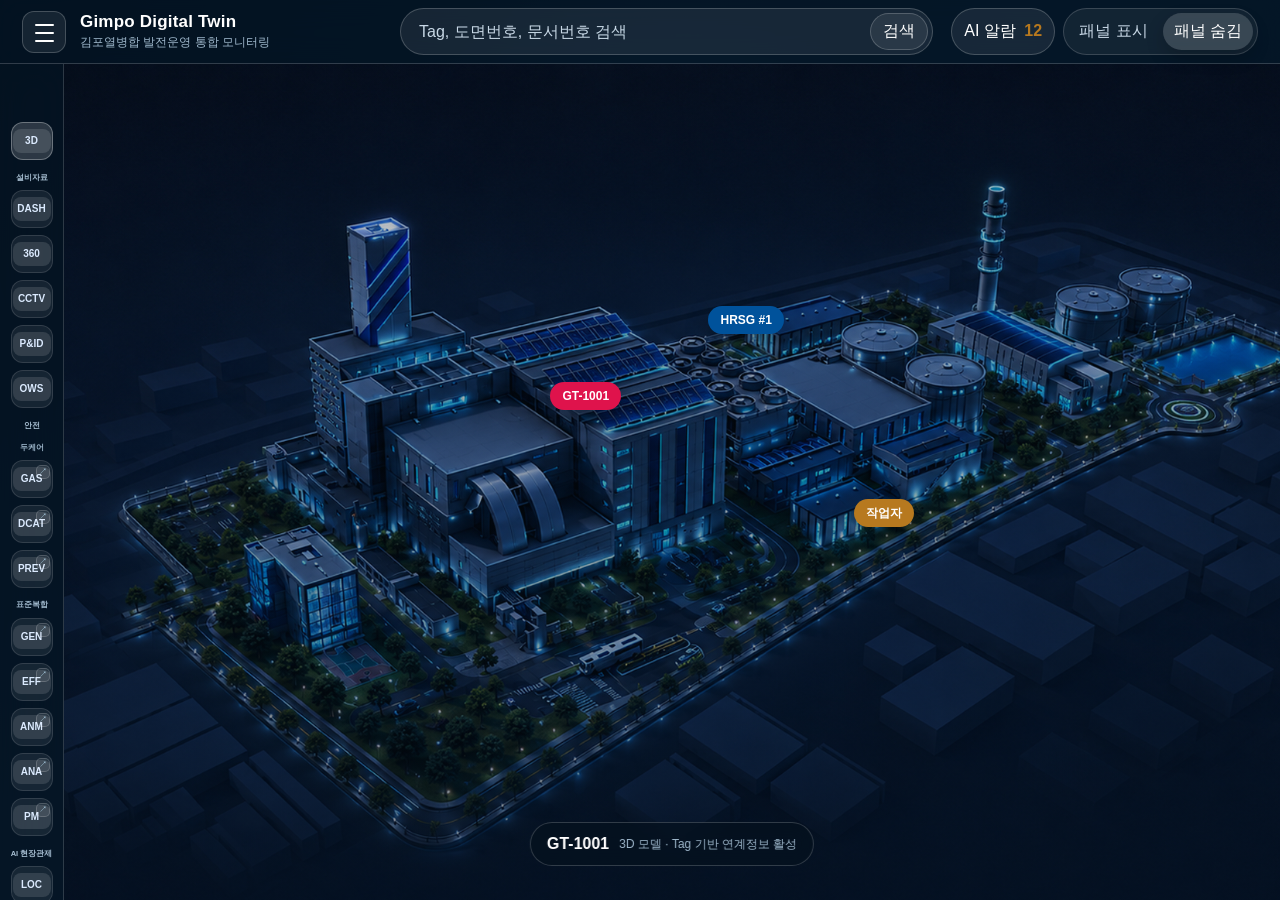
<file: base/gimpo-digitaltwin-main-ui-v21-rollback-before-click-only-drawer/index.html>
<!doctype html>
<html lang="ko">
<head>
  <meta charset="utf-8" />
  <meta name="viewport" content="width=device-width, initial-scale=1" />
  <title>김포열병합 디지털트윈 플랫폼 v21 - Dark Base</title>
  <link rel="stylesheet" href="styles.css" />
</head>
<body class="theme-dark-v21">
  <div class="app-shell">
    <header class="topbar">
      <div class="brand">
        <button type="button" class="hamburger" id="menuToggle" aria-expanded="false" aria-controls="drawer"><span></span><span></span><span></span><em>메뉴</em></button>
        <div>
          <strong>Gimpo Digital Twin</strong>
          <span>김포열병합 발전운영 통합 모니터링</span>
        </div>
      </div>
      <form class="global-search" role="search">
        <label class="visually-hidden" for="globalSearch">Tag, 도면번호, 문서번호 검색</label>
        <input id="globalSearch" type="search" placeholder="Tag, 도면번호, 문서번호 검색" />
        <button type="submit">검색</button>
      </form>
      <div class="top-actions">
        <button type="button" class="badge-button">AI 알람 <b>12</b></button>
        <div class="panel-switch" role="group" aria-label="대시보드 패널 표시 선택">
          <button type="button" class="panel-toggle" data-panel-visibility="show" aria-pressed="false">패널 표시</button>
          <button type="button" class="panel-toggle is-active" data-panel-visibility="hide" aria-pressed="true">패널 숨김</button>
        </div>
      </div>
    </header>

    <aside class="drawer" id="drawer" aria-label="주 메뉴 및 설비구조">
      <div class="drawer-head">
        <strong>연계 콘텐츠</strong>
        <span>기능 메뉴</span>
      </div>
      <nav class="drawer-menu" aria-label="서랍 상단 기능 메뉴">
        <button type="button" class="is-active" data-quick="digitalTwin3d"><b>3D</b><span>3D 통합 화면</span></button>
        <strong><small>설비자료</small></strong>
        <button type="button" data-quick="dashboard"><b>DASH</b><span>대시보드</span></button>
        <button type="button" data-quick="panorama"><b>360</b><span>파노라마</span></button>
        <button type="button" data-quick="cctv"><b>CCTV</b><span>CCTV</span></button>
        <button type="button" data-quick="pid"><b>P&amp;ID</b><span>P&amp;ID</span></button>
        <button type="button" data-quick="ows"><b>OWS</b><span>OWS</span></button>
        <strong><small>안전</small></strong>
        <em class="drawer-subgroup">두케어</em>
        <button type="button" data-quick="gasPed" data-external-window="true"><b>GAS</b><span>gasPED</span></button>
        <button type="button" data-quick="dcat" data-external-window="true"><b>DCAT</b><span>DCAT</span></button>
        <button type="button" data-quick="prevision" data-external-window="true"><b>PREV</b><span>PreVISION</span></button>
        <em class="drawer-subgroup">표준복합</em>
        <button type="button" data-quick="powerForecast" data-external-window="true"><b>GEN</b><span>발전량 예측</span></button>
        <button type="button" data-quick="performanceForecast" data-external-window="true"><b>EFF</b><span>성능 예측</span></button>
        <button type="button" data-quick="anomalyForecast" data-external-window="true"><b>ANM</b><span>이상징후 예측</span></button>
        <button type="button" data-quick="operationAnalysis" data-external-window="true"><b>ANA</b><span>운전상태 분석</span></button>
        <button type="button" data-quick="preventiveDiagnosis" data-external-window="true"><b>PM</b><span>예방진단</span></button>
        <strong><small>AI 현장관제</small></strong>
        <button type="button" data-quick="workerLocation"><b>LOC</b><span>작업자 위치</span></button>
        <button type="button" data-quick="healthMonitoring"><b>HLTH</b><span>건강 모니터링</span></button>
        <button type="button" data-quick="robotDetection"><b>BOT</b><span>4족 보행로봇 감지정보</span></button>
        <button type="button" data-quick="robotPatrolHistory"><b>PATH</b><span>순찰이력</span></button>
        <button type="button" data-quick="robotAnomalyAlert"><b>ALRT</b><span>이상감지 알림</span></button>
        <strong><small>GENi</small></strong>
        <button type="button" data-quick="facilityInfo"><b>FAC</b><span>설비정보</span></button>
        <button type="button" data-quick="tmStatus"><b>TM</b><span>TM현황</span></button>
        <button type="button" data-quick="redTag"><b>RED</b><span>RedTAG</span></button>
        <button type="button" data-quick="inspectionStatus"><b>CHK</b><span>점검현황</span></button>
        <button type="button" data-quick="pendingWork"><b>WO</b><span>미결작업</span></button>
        <button type="button" data-quick="materialInfo"><b>MAT</b><span>자재정보</span></button>
        <strong><small>AR 현장점검</small></strong>
        <button type="button" data-quick="arMarker"><b>AR</b><span>AR 점검마커</span></button>
        <button type="button" data-quick="mobileInspection"><b>MOB</b><span>모바일 현장점검</span></button>
        <button type="button" data-quick="inspectionResult"><b>REG</b><span>점검결과 등록</span></button>
        <button type="button" data-quick="inspectionHistory"><b>HIST</b><span>점검이력 조회</span></button>
      </nav>

      <section class="equipment-panel">
        <div class="drawer-head compact">
          <strong>설비구조</strong>
          <span>설비명 Tree</span>
        </div>
        <div class="tree-tools">
          <button type="button" id="expandTree">전체 열기</button>
          <button type="button" id="collapseTree">전체 닫기</button>
        </div>
        <div class="tree-scroll custom-scroll">
          <ul class="equipment-tree" id="equipmentTree">
            <li class="tree-item has-children is-expanded">
              <div class="tree-row"><button type="button" class="tree-toggle" aria-expanded="true" aria-label="가스터빈 하위 설비 닫기"></button><button type="button" class="tree-node is-selected" data-tag="GT-1001" data-title="가스터빈 GT-1001" data-status="Red-Tag">가스터빈 GT-1001</button></div>
              <ul>
                <li class="tree-item"><div class="tree-row"><span class="tree-toggle-placeholder"></span><button type="button" class="tree-node" data-tag="GT-COMP-021" data-title="압축기 Compressor" data-status="정상">압축기</button></div></li>
                <li class="tree-item"><div class="tree-row"><span class="tree-toggle-placeholder"></span><button type="button" class="tree-node" data-tag="GT-COMB-014" data-title="연소기 Combustor" data-status="주의">연소기</button></div></li>
                <li class="tree-item"><div class="tree-row"><span class="tree-toggle-placeholder"></span><button type="button" class="tree-node" data-tag="GT-BRG-007" data-title="베어링 Bearing" data-status="정상">베어링</button></div></li>
                <li class="tree-item"><div class="tree-row"><span class="tree-toggle-placeholder"></span><button type="button" class="tree-node" data-tag="GT-BLD-032" data-title="터빈 블레이드" data-status="정상">터빈 블레이드</button></div></li>
              </ul>
            </li>
            <li class="tree-item has-children is-expanded">
              <div class="tree-row"><button type="button" class="tree-toggle" aria-expanded="true" aria-label="HRSG #1 하위 설비 닫기"></button><button type="button" class="tree-node" data-tag="HRSG-2001" data-title="배열회수보일러 HRSG #1" data-status="정상">HRSG #1</button></div>
              <ul>
                <li class="tree-item"><div class="tree-row"><span class="tree-toggle-placeholder"></span><button type="button" class="tree-node" data-tag="HRSG-VLV-102" data-title="급수밸브 VLV-102" data-status="주의">급수밸브</button></div></li>
                <li class="tree-item"><div class="tree-row"><span class="tree-toggle-placeholder"></span><button type="button" class="tree-node" data-tag="HRSG-PMP-011" data-title="급수펌프 PMP-011" data-status="정상">급수펌프</button></div></li>
                <li class="tree-item"><div class="tree-row"><span class="tree-toggle-placeholder"></span><button type="button" class="tree-node" data-tag="HRSG-DRM-001" data-title="Steam Drum" data-status="정상">Steam Drum</button></div></li>
              </ul>
            </li>
            <li class="tree-item"><div class="tree-row"><span class="tree-toggle-placeholder"></span><button type="button" class="tree-node" data-tag="GEN-3001" data-title="발전기 GEN-3001" data-status="정상">발전기</button></div></li>
            <li class="tree-item"><div class="tree-row"><span class="tree-toggle-placeholder"></span><button type="button" class="tree-node" data-tag="TR-4001" data-title="주변압기 TR-4001" data-status="정상">주변압기</button></div></li>
            <li class="tree-item"><div class="tree-row"><span class="tree-toggle-placeholder"></span><button type="button" class="tree-node" data-tag="FIRE-HYD-01" data-title="소화전 HYD-01" data-status="정상">소화전</button></div></li>
            <li class="tree-item"><div class="tree-row"><span class="tree-toggle-placeholder"></span><button type="button" class="tree-node" data-tag="AUX-PMP-01" data-title="보조기기 펌프" data-status="정상">보조기기 펌프</button></div></li>
          </ul>
        </div>
      </section>
    </aside>

    <section class="model-stage" aria-label="3D 가상모델">
      <div class="plant-model" aria-hidden="true"></div>
      <button class="hotspot danger" type="button" data-equipment-title="가스터빈 GT-1001" data-equipment-tag="GT-1001" data-equipment-status="Red-Tag" style="--x:40%;--y:38%">GT-1001</button>
      <button class="hotspot warning" type="button" data-equipment-title="작업자 안전 Zone A" data-equipment-tag="SAFE-ZONE-A" data-equipment-status="주의" style="--x:65%;--y:52%">작업자</button>
      <button class="hotspot normal" type="button" data-equipment-title="HRSG #1" data-equipment-tag="HRSG-2001" data-equipment-status="정상" style="--x:53%;--y:29%">HRSG #1</button>
      <aside class="asset-context-menu" id="assetContextMenu" aria-live="polite" hidden>
        <div class="asset-context-head">
          <span id="contextAssetTag">HRSG-2001</span>
          <strong id="contextAssetName">HRSG #1</strong>
        </div>
        <div class="asset-context-actions" aria-label="선택 설비 연계 정보">
          <button type="button" data-context-group="GENi" data-context-popup="assetPopup">설비정보</button>
          <button type="button" data-context-group="GENi" data-context-popup="maintenancePopup">TM현황</button>
          <button type="button" data-context-group="설비자료" data-context-popup="drawingPopup">P&amp;ID</button>
          <button type="button" data-context-group="설비자료" data-context-popup="cctvPopup">CCTV</button>
          <button type="button" data-context-group="설비자료" data-context-popup="operationPopup">OWS</button>
          <button type="button" data-context-group="GENi" data-context-popup="inspectionPopup">점검현황</button>
          <button type="button" data-context-group="GENi" data-context-popup="pendingWorkPopup">미결작업</button>
          <button type="button" data-context-group="GENi" data-context-popup="redTagPopup">RedTAG</button>
          <button type="button" data-context-group="AR 현장점검" data-context-popup="arPopup">AR 점검마커</button>
        </div>
      </aside>
      <div class="model-caption"><strong>GT-1001</strong><span>3D 모델 · Tag 기반 연계정보 활성</span></div>
    </section>

    <main class="dashboard-layer is-hidden" id="dashboardLayer">
      <section class="dashboard-rail dashboard-rail-left" aria-label="선택 설비 및 정비 정보">
        <article class="overlay-panel chart-panel">
          <div class="panel-head"><h2>GENi 정비/TM 통계</h2><button type="button" data-popup="maintenancePopup">확대</button></div>
          <div class="panel-body custom-scroll">
            <ul class="compact-list maintenance-summary two-col">
              <li><span>TM 발행</span><strong>34건</strong></li>
              <li><span>Red-Tag</span><strong>8건</strong></li>
              <li><span>정비완료</span><strong>21건</strong></li>
              <li><span>미결 작업오더</span><strong>6건</strong></li>
            </ul>
          </div>
        </article>

        <article class="overlay-panel selected-panel">
          <div class="panel-head"><h2>Selected Asset Panel</h2><button type="button" data-popup="assetPopup">상세</button></div>
          <div class="panel-body custom-scroll">
            <div class="asset-title"><span id="assetTag">GT-1001</span><strong id="assetName">가스터빈 GT-1001</strong><em id="assetStatus" class="danger">Red-Tag</em></div>
            <div class="asset-tabs" role="tablist" aria-label="선택 설비 정보 전환">
              <button type="button" class="asset-tab is-active" role="tab" aria-selected="true" aria-controls="assetInfoTab" data-tab="assetInfoTab">설비정보</button>
              <button type="button" class="asset-tab" role="tab" aria-selected="false" aria-controls="operationInfoTab" data-tab="operationInfoTab">운전·성능</button>
            </div>
            <div class="asset-tab-panel" id="assetInfoTab" role="tabpanel">
              <dl class="info-grid"><dt>기능위치</dt><dd>CC-GT-01</dd><dt>도면</dt><dd>P&ID-GT-1023</dd><dt>정비이력</dt><dd>최근 30일 4건</dd><dt>파노라마</dt><dd>Point 083</dd></dl>
            </div>
            <div class="asset-tab-panel" id="operationInfoTab" role="tabpanel" hidden>
              <div class="solution-status">
                <article><b>GasPED</b><strong>정상</strong><span>성능저하 1.2%</span></article>
                <article><b>DCAT</b><strong>주의</strong><span>연료분배비 최적화 필요</span></article>
                <article><b>PreVision</b><strong>정상</strong><span>이상징후 없음</span></article>
              </div>
              <div class="bar-chart compact" aria-label="운전성능 데이터 예시"><i style="height:62%"></i><i style="height:74%"></i><i style="height:58%"></i><i style="height:86%"></i><i style="height:69%"></i><i style="height:92%"></i><i style="height:76%"></i></div>
              <ul class="compact-list"><li><span>GT 출력</span><strong>472MW</strong></li><li><span>효율</span><strong>58.2%</strong></li><li><span>진동</span><strong>2.1mm/s</strong></li><li><span>압축기 효율</span><strong>정상</strong></li></ul>
            </div>
          </div>
        </article>
      </section>

      <section class="dashboard-center-safe" aria-hidden="true"></section>

      <section class="dashboard-rail dashboard-rail-right" aria-label="운영 현황 및 연계 정보">
        <section class="overlay-panel top-metrics" aria-label="주요 운영 현황">
          <div class="panel-body metrics-body custom-scroll">
            <article class="metric-card danger"><span>Red-Tag 설비</span><strong>8</strong><em>GENi 작업오더 연계</em></article>
            <article class="metric-card warning"><span>AI 안전 알람</span><strong>12</strong><em>작업자·화재·CCTV</em></article>
            <article class="metric-card"><span>TM 발행</span><strong>34</strong><em>월간 누적</em></article>
            <article class="metric-card success"><span>성능 예측 정확도</span><strong>96.4%</strong><em>GasPED 기준</em></article>
          </div>
        </section>

        <article class="overlay-panel link-panel">
          <div class="panel-head"><h2>Tag 연계 콘텐츠</h2><button type="button">구성</button></div>
          <div class="panel-body custom-scroll">
            <div class="link-grid ducare-links">
              <button type="button" data-popup="drawingPopup"><strong>도면</strong><span>P&ID · DCS · 전기단선도</span></button>
              <button type="button" data-popup="panoramaPopup"><strong>파노라마</strong><span>Point 083 · 360 View</span></button>
              <button type="button" data-popup="gasPedPopup" class="solution-link"><strong>GasPED</strong><span>가스터빈 성능진단</span></button>
              <button type="button" data-popup="dcatPopup" class="solution-link warning"><strong>DCAT</strong><span>연소기 자동튜닝</span></button>
              <button type="button" data-popup="preVisionPopup" class="solution-link"><strong>PreVision</strong><span>플랜트 운전상태 감시</span></button>
              <button type="button" data-popup="arPopup"><strong>AR 점검</strong><span>마커 · 체크리스트</span></button>
            </div>
          </div>
        </article>

        <article class="overlay-panel alarm-panel">
          <div class="panel-head"><h2>실시간 알람</h2><button type="button" data-popup="alarmPopup">전체</button></div>
          <div class="panel-body custom-scroll">
            <ul class="alarm-list"><li class="danger"><b>10:24</b><span>CCTV-04 안전모 미착용 감지</span></li><li class="danger"><b>10:21</b><span>GT-1001 Red-Tag 발행</span></li><li class="warning"><b>10:18</b><span>Zone A CO 농도 주의</span></li><li><b>10:10</b><span>HRSG-VLV-102 상태 주의</span></li><li><b>09:58</b><span>패트롤 로봇 순찰 완료</span></li></ul>
          </div>
        </article>
      </section>
    </main>

    <aside class="quick-panel" id="quickPanel" aria-hidden="true">
      <div class="quick-head"><strong id="quickTitle">Quick Panel</strong><button type="button" id="quickClose">닫기</button></div>
      <div class="quick-panel-body custom-scroll" id="quickBody"></div>
    </aside>

    <div class="popup-dim" id="popupDim" hidden></div>
    <section class="popup" id="popup" role="dialog" aria-modal="true" aria-labelledby="popupTitle" hidden>
      <div class="popup-head"><h2 id="popupTitle">상세 정보</h2><button type="button" id="popupClose">닫기</button></div>
      <div class="popup-body custom-scroll" id="popupBody"></div>
    </section>
  </div>
  <script src="app.js"></script>
</body>
</html>
</file>
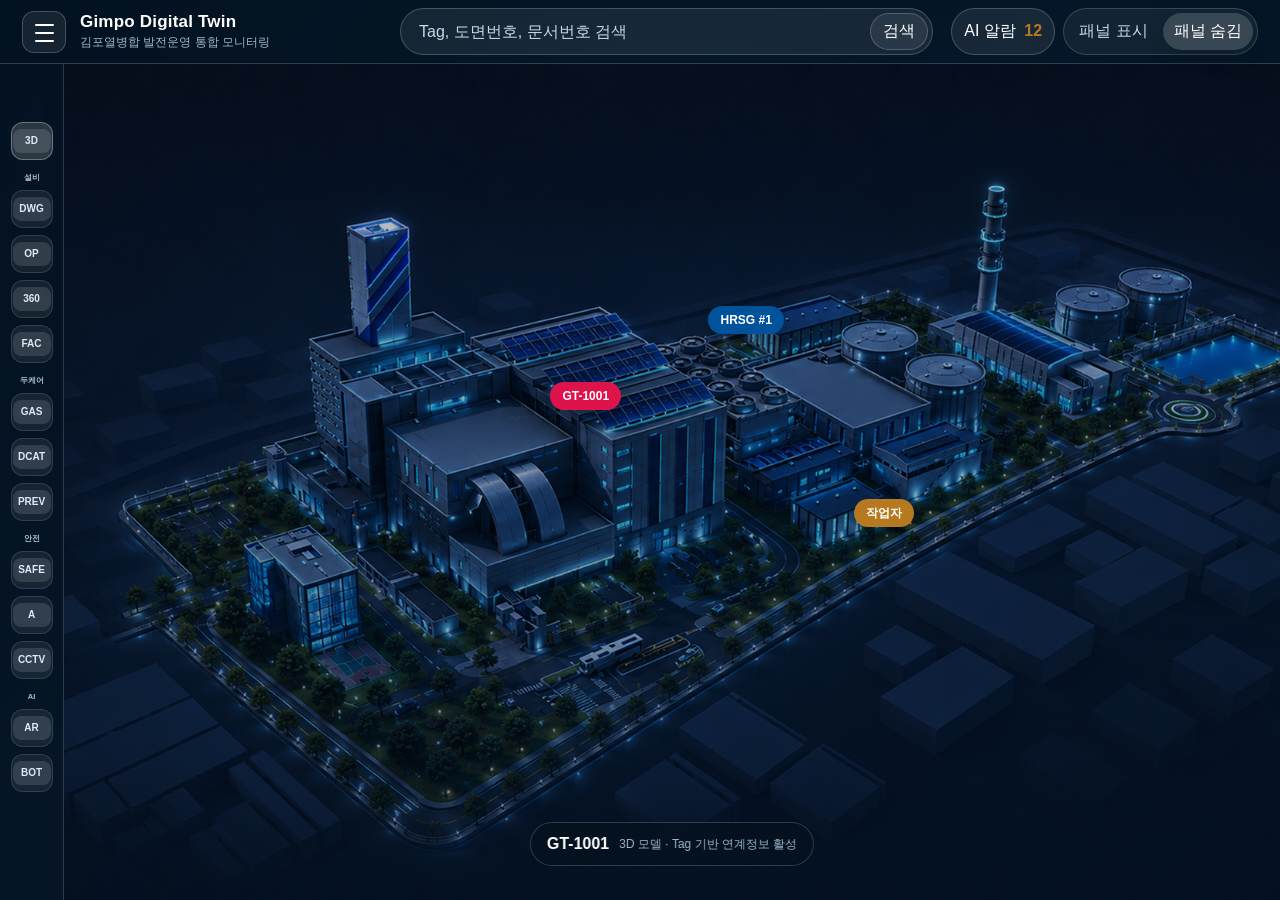
<file: base/gimpo-digitaltwin-main-ui-v21-rollback-before-menu-ia/index.html>
<!doctype html>
<html lang="ko">
<head>
  <meta charset="utf-8" />
  <meta name="viewport" content="width=device-width, initial-scale=1" />
  <title>김포열병합 디지털트윈 플랫폼 v21 - Dark Base</title>
  <link rel="stylesheet" href="styles.css" />
</head>
<body class="theme-dark-v21">
  <div class="app-shell">
    <header class="topbar">
      <div class="brand">
        <button type="button" class="hamburger" id="menuToggle" aria-expanded="false" aria-controls="drawer"><span></span><span></span><span></span><em>메뉴</em></button>
        <div>
          <strong>Gimpo Digital Twin</strong>
          <span>김포열병합 발전운영 통합 모니터링</span>
        </div>
      </div>
      <form class="global-search" role="search">
        <label class="visually-hidden" for="globalSearch">Tag, 도면번호, 문서번호 검색</label>
        <input id="globalSearch" type="search" placeholder="Tag, 도면번호, 문서번호 검색" />
        <button type="submit">검색</button>
      </form>
      <div class="top-actions">
        <button type="button" class="badge-button">AI 알람 <b>12</b></button>
        <div class="panel-switch" role="group" aria-label="대시보드 패널 표시 선택">
          <button type="button" class="panel-toggle" data-panel-visibility="show" aria-pressed="false">패널 표시</button>
          <button type="button" class="panel-toggle is-active" data-panel-visibility="hide" aria-pressed="true">패널 숨김</button>
        </div>
      </div>
    </header>

    <aside class="drawer" id="drawer" aria-label="주 메뉴 및 설비구조">
      <div class="drawer-head">
        <strong>연계 콘텐츠</strong>
        <span>기능 메뉴</span>
      </div>
      <nav class="drawer-menu" aria-label="서랍 상단 기능 메뉴">
        <button type="button" class="is-active" data-quick="model"><b>3D</b><span>3D 모델</span></button>
		<strong><small>설비</small></strong>
        <button type="button" data-quick="drawing"><b>DWG</b><span>지능형 도면</span></button>
        <button type="button" data-quick="operation"><b>OP</b><span>운전정보</span></button>
        <button type="button" data-quick="panorama"><b>360</b><span>파노라마</span></button>
        <button type="button" data-quick="facility"><b>FAC</b><span>설비정보</span></button>
		<strong><small>두케어</small></strong>
        <button type="button" data-quick="gasped"><b>GAS</b><span>GasPED</span></button>
        <button type="button" data-quick="dcat"><b>DCAT</b><span>DCAT</span></button>
        <button type="button" data-quick="prevision"><b>PREV</b><span>PreVision</span></button>
		<strong><small>안전</small></strong>
        <button type="button" data-quick="safety"><b>SAFE</b><span>일일안전현황</span></button>
        <button type="button" data-quick="zoneA"><b>A</b><span>안전 Zone A</span></button>
        <button type="button" data-quick="cctv"><b>CCTV</b><span>소방/CCTV Zone</span></button>
		<strong><small>AI</small></strong>
        <button type="button" data-quick="ar"><b>AR</b><span>AR 점검 마커</span></button>
        <button type="button" data-quick="robot"><b>BOT</b><span>패트롤 로봇</span></button>
      </nav>

      <section class="equipment-panel">
        <div class="drawer-head compact">
          <strong>설비구조</strong>
          <span>설비명 Tree</span>
        </div>
        <div class="tree-tools">
          <button type="button" id="expandTree">전체 열기</button>
          <button type="button" id="collapseTree">전체 닫기</button>
        </div>
        <div class="tree-scroll custom-scroll">
          <ul class="equipment-tree" id="equipmentTree">
            <li class="tree-item has-children is-expanded">
              <div class="tree-row"><button type="button" class="tree-toggle" aria-expanded="true" aria-label="가스터빈 하위 설비 닫기"></button><button type="button" class="tree-node is-selected" data-tag="GT-1001" data-title="가스터빈 GT-1001" data-status="Red-Tag">가스터빈 GT-1001</button></div>
              <ul>
                <li class="tree-item"><div class="tree-row"><span class="tree-toggle-placeholder"></span><button type="button" class="tree-node" data-tag="GT-COMP-021" data-title="압축기 Compressor" data-status="정상">압축기</button></div></li>
                <li class="tree-item"><div class="tree-row"><span class="tree-toggle-placeholder"></span><button type="button" class="tree-node" data-tag="GT-COMB-014" data-title="연소기 Combustor" data-status="주의">연소기</button></div></li>
                <li class="tree-item"><div class="tree-row"><span class="tree-toggle-placeholder"></span><button type="button" class="tree-node" data-tag="GT-BRG-007" data-title="베어링 Bearing" data-status="정상">베어링</button></div></li>
                <li class="tree-item"><div class="tree-row"><span class="tree-toggle-placeholder"></span><button type="button" class="tree-node" data-tag="GT-BLD-032" data-title="터빈 블레이드" data-status="정상">터빈 블레이드</button></div></li>
              </ul>
            </li>
            <li class="tree-item has-children is-expanded">
              <div class="tree-row"><button type="button" class="tree-toggle" aria-expanded="true" aria-label="HRSG #1 하위 설비 닫기"></button><button type="button" class="tree-node" data-tag="HRSG-2001" data-title="배열회수보일러 HRSG #1" data-status="정상">HRSG #1</button></div>
              <ul>
                <li class="tree-item"><div class="tree-row"><span class="tree-toggle-placeholder"></span><button type="button" class="tree-node" data-tag="HRSG-VLV-102" data-title="급수밸브 VLV-102" data-status="주의">급수밸브</button></div></li>
                <li class="tree-item"><div class="tree-row"><span class="tree-toggle-placeholder"></span><button type="button" class="tree-node" data-tag="HRSG-PMP-011" data-title="급수펌프 PMP-011" data-status="정상">급수펌프</button></div></li>
                <li class="tree-item"><div class="tree-row"><span class="tree-toggle-placeholder"></span><button type="button" class="tree-node" data-tag="HRSG-DRM-001" data-title="Steam Drum" data-status="정상">Steam Drum</button></div></li>
              </ul>
            </li>
            <li class="tree-item"><div class="tree-row"><span class="tree-toggle-placeholder"></span><button type="button" class="tree-node" data-tag="GEN-3001" data-title="발전기 GEN-3001" data-status="정상">발전기</button></div></li>
            <li class="tree-item"><div class="tree-row"><span class="tree-toggle-placeholder"></span><button type="button" class="tree-node" data-tag="TR-4001" data-title="주변압기 TR-4001" data-status="정상">주변압기</button></div></li>
            <li class="tree-item"><div class="tree-row"><span class="tree-toggle-placeholder"></span><button type="button" class="tree-node" data-tag="FIRE-HYD-01" data-title="소화전 HYD-01" data-status="정상">소화전</button></div></li>
            <li class="tree-item"><div class="tree-row"><span class="tree-toggle-placeholder"></span><button type="button" class="tree-node" data-tag="AUX-PMP-01" data-title="보조기기 펌프" data-status="정상">보조기기 펌프</button></div></li>
          </ul>
        </div>
      </section>
    </aside>

    <section class="model-stage" aria-label="3D 가상모델">
      <div class="plant-model" aria-hidden="true"></div>
      <button class="hotspot danger" type="button" data-equipment-title="가스터빈 GT-1001" data-equipment-tag="GT-1001" data-equipment-status="Red-Tag" style="--x:40%;--y:38%">GT-1001</button>
      <button class="hotspot warning" type="button" data-equipment-title="작업자 안전 Zone A" data-equipment-tag="SAFE-ZONE-A" data-equipment-status="주의" style="--x:65%;--y:52%">작업자</button>
      <button class="hotspot normal" type="button" data-equipment-title="HRSG #1" data-equipment-tag="HRSG-2001" data-equipment-status="정상" style="--x:53%;--y:29%">HRSG #1</button>
      <aside class="asset-context-menu" id="assetContextMenu" aria-live="polite" hidden>
        <div class="asset-context-head">
          <span id="contextAssetTag">HRSG-2001</span>
          <strong id="contextAssetName">HRSG #1</strong>
        </div>
        <div class="asset-context-actions" aria-label="선택 설비 연계 정보">
          <button type="button" data-context-popup="assetPopup">설비정보</button>
          <button type="button" data-context-popup="maintenancePopup">TM현황</button>
          <button type="button" data-context-popup="drawingPopup">P&amp;ID</button>
          <button type="button" data-context-popup="cctvPopup">CCTV</button>
          <button type="button" data-context-popup="operationPopup">OWS</button>
          <button type="button" data-context-popup="inspectionPopup">점검현황</button>
          <button type="button" data-context-popup="redTagPopup">RedTAG</button>
          <button type="button" data-context-popup="arPopup">AR점검</button>
        </div>
      </aside>
      <div class="model-caption"><strong>GT-1001</strong><span>3D 모델 · Tag 기반 연계정보 활성</span></div>
    </section>

    <main class="dashboard-layer is-hidden" id="dashboardLayer">
      <section class="dashboard-rail dashboard-rail-left" aria-label="선택 설비 및 정비 정보">
        <article class="overlay-panel chart-panel">
          <div class="panel-head"><h2>GENi 정비/TM 통계</h2><button type="button" data-popup="maintenancePopup">확대</button></div>
          <div class="panel-body custom-scroll">
            <ul class="compact-list maintenance-summary two-col">
              <li><span>TM 발행</span><strong>34건</strong></li>
              <li><span>Red-Tag</span><strong>8건</strong></li>
              <li><span>정비완료</span><strong>21건</strong></li>
              <li><span>미결 작업오더</span><strong>6건</strong></li>
            </ul>
          </div>
        </article>

        <article class="overlay-panel selected-panel">
          <div class="panel-head"><h2>Selected Asset Panel</h2><button type="button" data-popup="assetPopup">상세</button></div>
          <div class="panel-body custom-scroll">
            <div class="asset-title"><span id="assetTag">GT-1001</span><strong id="assetName">가스터빈 GT-1001</strong><em id="assetStatus" class="danger">Red-Tag</em></div>
            <div class="asset-tabs" role="tablist" aria-label="선택 설비 정보 전환">
              <button type="button" class="asset-tab is-active" role="tab" aria-selected="true" aria-controls="assetInfoTab" data-tab="assetInfoTab">설비정보</button>
              <button type="button" class="asset-tab" role="tab" aria-selected="false" aria-controls="operationInfoTab" data-tab="operationInfoTab">운전·성능</button>
            </div>
            <div class="asset-tab-panel" id="assetInfoTab" role="tabpanel">
              <dl class="info-grid"><dt>기능위치</dt><dd>CC-GT-01</dd><dt>도면</dt><dd>P&ID-GT-1023</dd><dt>정비이력</dt><dd>최근 30일 4건</dd><dt>파노라마</dt><dd>Point 083</dd></dl>
            </div>
            <div class="asset-tab-panel" id="operationInfoTab" role="tabpanel" hidden>
              <div class="solution-status">
                <article><b>GasPED</b><strong>정상</strong><span>성능저하 1.2%</span></article>
                <article><b>DCAT</b><strong>주의</strong><span>연료분배비 최적화 필요</span></article>
                <article><b>PreVision</b><strong>정상</strong><span>이상징후 없음</span></article>
              </div>
              <div class="bar-chart compact" aria-label="운전성능 데이터 예시"><i style="height:62%"></i><i style="height:74%"></i><i style="height:58%"></i><i style="height:86%"></i><i style="height:69%"></i><i style="height:92%"></i><i style="height:76%"></i></div>
              <ul class="compact-list"><li><span>GT 출력</span><strong>472MW</strong></li><li><span>효율</span><strong>58.2%</strong></li><li><span>진동</span><strong>2.1mm/s</strong></li><li><span>압축기 효율</span><strong>정상</strong></li></ul>
            </div>
          </div>
        </article>
      </section>

      <section class="dashboard-center-safe" aria-hidden="true"></section>

      <section class="dashboard-rail dashboard-rail-right" aria-label="운영 현황 및 연계 정보">
        <section class="overlay-panel top-metrics" aria-label="주요 운영 현황">
          <div class="panel-body metrics-body custom-scroll">
            <article class="metric-card danger"><span>Red-Tag 설비</span><strong>8</strong><em>GENi 작업오더 연계</em></article>
            <article class="metric-card warning"><span>AI 안전 알람</span><strong>12</strong><em>작업자·화재·CCTV</em></article>
            <article class="metric-card"><span>TM 발행</span><strong>34</strong><em>월간 누적</em></article>
            <article class="metric-card success"><span>성능 예측 정확도</span><strong>96.4%</strong><em>GasPED 기준</em></article>
          </div>
        </section>

        <article class="overlay-panel link-panel">
          <div class="panel-head"><h2>Tag 연계 콘텐츠</h2><button type="button">구성</button></div>
          <div class="panel-body custom-scroll">
            <div class="link-grid ducare-links">
              <button type="button" data-popup="drawingPopup"><strong>도면</strong><span>P&ID · DCS · 전기단선도</span></button>
              <button type="button" data-popup="panoramaPopup"><strong>파노라마</strong><span>Point 083 · 360 View</span></button>
              <button type="button" data-popup="gasPedPopup" class="solution-link"><strong>GasPED</strong><span>가스터빈 성능진단</span></button>
              <button type="button" data-popup="dcatPopup" class="solution-link warning"><strong>DCAT</strong><span>연소기 자동튜닝</span></button>
              <button type="button" data-popup="preVisionPopup" class="solution-link"><strong>PreVision</strong><span>플랜트 운전상태 감시</span></button>
              <button type="button" data-popup="arPopup"><strong>AR 점검</strong><span>마커 · 체크리스트</span></button>
            </div>
          </div>
        </article>

        <article class="overlay-panel alarm-panel">
          <div class="panel-head"><h2>실시간 알람</h2><button type="button" data-popup="alarmPopup">전체</button></div>
          <div class="panel-body custom-scroll">
            <ul class="alarm-list"><li class="danger"><b>10:24</b><span>CCTV-04 안전모 미착용 감지</span></li><li class="danger"><b>10:21</b><span>GT-1001 Red-Tag 발행</span></li><li class="warning"><b>10:18</b><span>Zone A CO 농도 주의</span></li><li><b>10:10</b><span>HRSG-VLV-102 상태 주의</span></li><li><b>09:58</b><span>패트롤 로봇 순찰 완료</span></li></ul>
          </div>
        </article>
      </section>
    </main>

    <aside class="quick-panel" id="quickPanel" aria-hidden="true">
      <div class="quick-head"><strong id="quickTitle">Quick Panel</strong><button type="button" id="quickClose">닫기</button></div>
      <div class="quick-panel-body custom-scroll" id="quickBody"></div>
    </aside>

    <div class="popup-dim" id="popupDim" hidden></div>
    <section class="popup" id="popup" role="dialog" aria-modal="true" aria-labelledby="popupTitle" hidden>
      <div class="popup-head"><h2 id="popupTitle">상세 정보</h2><button type="button" id="popupClose">닫기</button></div>
      <div class="popup-body custom-scroll" id="popupBody"></div>
    </section>
  </div>
  <script src="app.js"></script>
</body>
</html>
</file>
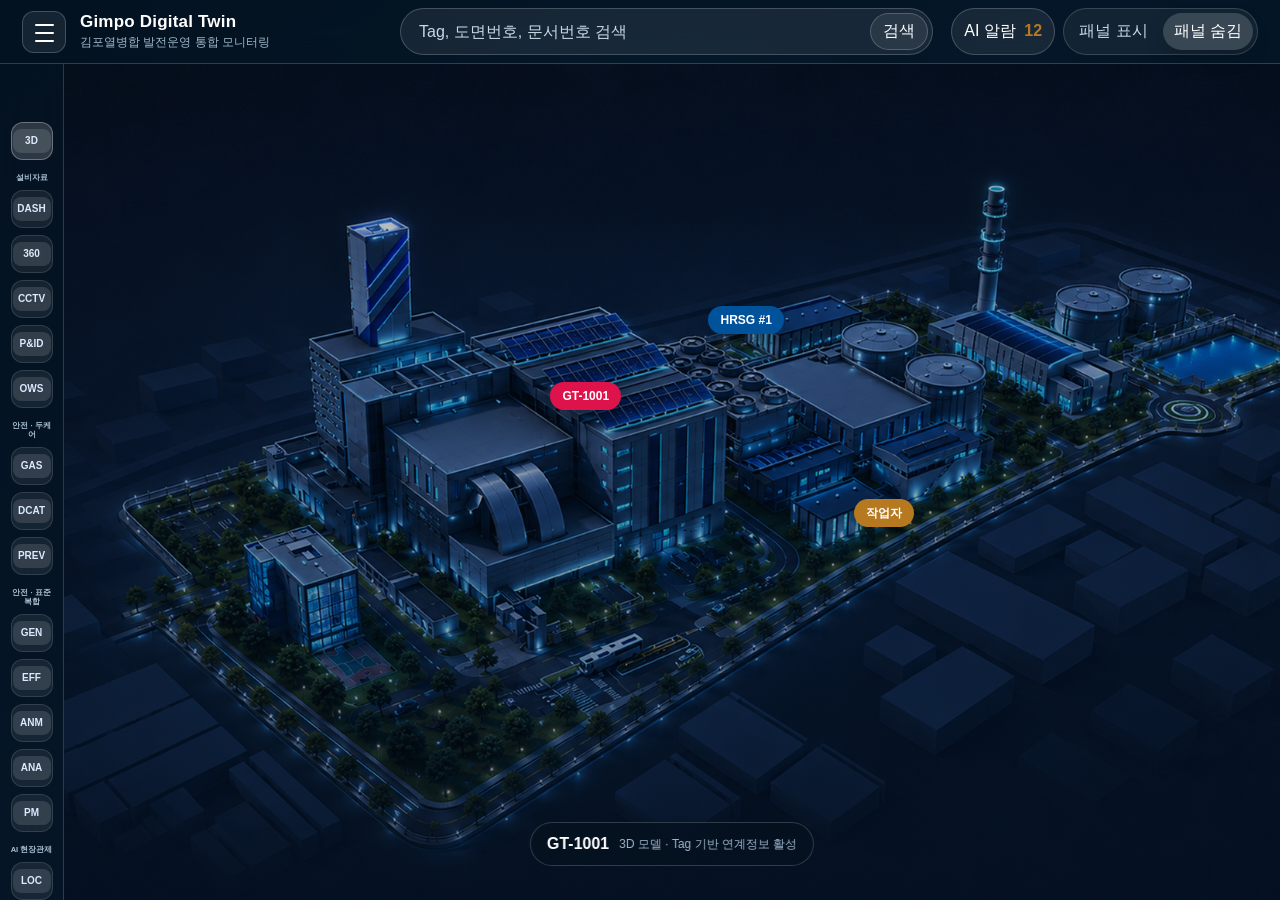
<file: base/gimpo-digitaltwin-main-ui-v21-rollback-before-safety-external-icons/index.html>
<!doctype html>
<html lang="ko">
<head>
  <meta charset="utf-8" />
  <meta name="viewport" content="width=device-width, initial-scale=1" />
  <title>김포열병합 디지털트윈 플랫폼 v21 - Dark Base</title>
  <link rel="stylesheet" href="styles.css" />
</head>
<body class="theme-dark-v21">
  <div class="app-shell">
    <header class="topbar">
      <div class="brand">
        <button type="button" class="hamburger" id="menuToggle" aria-expanded="false" aria-controls="drawer"><span></span><span></span><span></span><em>메뉴</em></button>
        <div>
          <strong>Gimpo Digital Twin</strong>
          <span>김포열병합 발전운영 통합 모니터링</span>
        </div>
      </div>
      <form class="global-search" role="search">
        <label class="visually-hidden" for="globalSearch">Tag, 도면번호, 문서번호 검색</label>
        <input id="globalSearch" type="search" placeholder="Tag, 도면번호, 문서번호 검색" />
        <button type="submit">검색</button>
      </form>
      <div class="top-actions">
        <button type="button" class="badge-button">AI 알람 <b>12</b></button>
        <div class="panel-switch" role="group" aria-label="대시보드 패널 표시 선택">
          <button type="button" class="panel-toggle" data-panel-visibility="show" aria-pressed="false">패널 표시</button>
          <button type="button" class="panel-toggle is-active" data-panel-visibility="hide" aria-pressed="true">패널 숨김</button>
        </div>
      </div>
    </header>

    <aside class="drawer" id="drawer" aria-label="주 메뉴 및 설비구조">
      <div class="drawer-head">
        <strong>연계 콘텐츠</strong>
        <span>기능 메뉴</span>
      </div>
      <nav class="drawer-menu" aria-label="서랍 상단 기능 메뉴">
        <button type="button" class="is-active" data-quick="digitalTwin3d"><b>3D</b><span>3D 통합 화면</span></button>
        <strong><small>설비자료</small></strong>
        <button type="button" data-quick="dashboard"><b>DASH</b><span>대시보드</span></button>
        <button type="button" data-quick="panorama"><b>360</b><span>파노라마</span></button>
        <button type="button" data-quick="cctv"><b>CCTV</b><span>CCTV</span></button>
        <button type="button" data-quick="pid"><b>P&amp;ID</b><span>P&amp;ID</span></button>
        <button type="button" data-quick="ows"><b>OWS</b><span>OWS</span></button>
        <strong><small>안전 · 두케어</small></strong>
        <button type="button" data-quick="gasPed"><b>GAS</b><span>gasPED</span></button>
        <button type="button" data-quick="dcat"><b>DCAT</b><span>DCAT</span></button>
        <button type="button" data-quick="prevision"><b>PREV</b><span>PreVISION</span></button>
        <strong><small>안전 · 표준복합</small></strong>
        <button type="button" data-quick="powerForecast"><b>GEN</b><span>발전량 예측</span></button>
        <button type="button" data-quick="performanceForecast"><b>EFF</b><span>성능 예측</span></button>
        <button type="button" data-quick="anomalyForecast"><b>ANM</b><span>이상징후 예측</span></button>
        <button type="button" data-quick="operationAnalysis"><b>ANA</b><span>운전상태 분석</span></button>
        <button type="button" data-quick="preventiveDiagnosis"><b>PM</b><span>예방진단</span></button>
        <strong><small>AI 현장관제</small></strong>
        <button type="button" data-quick="workerLocation"><b>LOC</b><span>작업자 위치</span></button>
        <button type="button" data-quick="healthMonitoring"><b>HLTH</b><span>건강 모니터링</span></button>
        <button type="button" data-quick="robotDetection"><b>BOT</b><span>4족 보행로봇 감지정보</span></button>
        <button type="button" data-quick="robotPatrolHistory"><b>PATH</b><span>순찰이력</span></button>
        <button type="button" data-quick="robotAnomalyAlert"><b>ALRT</b><span>이상감지 알림</span></button>
        <strong><small>GENi</small></strong>
        <button type="button" data-quick="facilityInfo"><b>FAC</b><span>설비정보</span></button>
        <button type="button" data-quick="tmStatus"><b>TM</b><span>TM현황</span></button>
        <button type="button" data-quick="redTag"><b>RED</b><span>RedTAG</span></button>
        <button type="button" data-quick="inspectionStatus"><b>CHK</b><span>점검현황</span></button>
        <button type="button" data-quick="pendingWork"><b>WO</b><span>미결작업</span></button>
        <button type="button" data-quick="materialInfo"><b>MAT</b><span>자재정보</span></button>
        <strong><small>AR 현장점검</small></strong>
        <button type="button" data-quick="arMarker"><b>AR</b><span>AR 점검마커</span></button>
        <button type="button" data-quick="mobileInspection"><b>MOB</b><span>모바일 현장점검</span></button>
        <button type="button" data-quick="inspectionResult"><b>REG</b><span>점검결과 등록</span></button>
        <button type="button" data-quick="inspectionHistory"><b>HIST</b><span>점검이력 조회</span></button>
      </nav>

      <section class="equipment-panel">
        <div class="drawer-head compact">
          <strong>설비구조</strong>
          <span>설비명 Tree</span>
        </div>
        <div class="tree-tools">
          <button type="button" id="expandTree">전체 열기</button>
          <button type="button" id="collapseTree">전체 닫기</button>
        </div>
        <div class="tree-scroll custom-scroll">
          <ul class="equipment-tree" id="equipmentTree">
            <li class="tree-item has-children is-expanded">
              <div class="tree-row"><button type="button" class="tree-toggle" aria-expanded="true" aria-label="가스터빈 하위 설비 닫기"></button><button type="button" class="tree-node is-selected" data-tag="GT-1001" data-title="가스터빈 GT-1001" data-status="Red-Tag">가스터빈 GT-1001</button></div>
              <ul>
                <li class="tree-item"><div class="tree-row"><span class="tree-toggle-placeholder"></span><button type="button" class="tree-node" data-tag="GT-COMP-021" data-title="압축기 Compressor" data-status="정상">압축기</button></div></li>
                <li class="tree-item"><div class="tree-row"><span class="tree-toggle-placeholder"></span><button type="button" class="tree-node" data-tag="GT-COMB-014" data-title="연소기 Combustor" data-status="주의">연소기</button></div></li>
                <li class="tree-item"><div class="tree-row"><span class="tree-toggle-placeholder"></span><button type="button" class="tree-node" data-tag="GT-BRG-007" data-title="베어링 Bearing" data-status="정상">베어링</button></div></li>
                <li class="tree-item"><div class="tree-row"><span class="tree-toggle-placeholder"></span><button type="button" class="tree-node" data-tag="GT-BLD-032" data-title="터빈 블레이드" data-status="정상">터빈 블레이드</button></div></li>
              </ul>
            </li>
            <li class="tree-item has-children is-expanded">
              <div class="tree-row"><button type="button" class="tree-toggle" aria-expanded="true" aria-label="HRSG #1 하위 설비 닫기"></button><button type="button" class="tree-node" data-tag="HRSG-2001" data-title="배열회수보일러 HRSG #1" data-status="정상">HRSG #1</button></div>
              <ul>
                <li class="tree-item"><div class="tree-row"><span class="tree-toggle-placeholder"></span><button type="button" class="tree-node" data-tag="HRSG-VLV-102" data-title="급수밸브 VLV-102" data-status="주의">급수밸브</button></div></li>
                <li class="tree-item"><div class="tree-row"><span class="tree-toggle-placeholder"></span><button type="button" class="tree-node" data-tag="HRSG-PMP-011" data-title="급수펌프 PMP-011" data-status="정상">급수펌프</button></div></li>
                <li class="tree-item"><div class="tree-row"><span class="tree-toggle-placeholder"></span><button type="button" class="tree-node" data-tag="HRSG-DRM-001" data-title="Steam Drum" data-status="정상">Steam Drum</button></div></li>
              </ul>
            </li>
            <li class="tree-item"><div class="tree-row"><span class="tree-toggle-placeholder"></span><button type="button" class="tree-node" data-tag="GEN-3001" data-title="발전기 GEN-3001" data-status="정상">발전기</button></div></li>
            <li class="tree-item"><div class="tree-row"><span class="tree-toggle-placeholder"></span><button type="button" class="tree-node" data-tag="TR-4001" data-title="주변압기 TR-4001" data-status="정상">주변압기</button></div></li>
            <li class="tree-item"><div class="tree-row"><span class="tree-toggle-placeholder"></span><button type="button" class="tree-node" data-tag="FIRE-HYD-01" data-title="소화전 HYD-01" data-status="정상">소화전</button></div></li>
            <li class="tree-item"><div class="tree-row"><span class="tree-toggle-placeholder"></span><button type="button" class="tree-node" data-tag="AUX-PMP-01" data-title="보조기기 펌프" data-status="정상">보조기기 펌프</button></div></li>
          </ul>
        </div>
      </section>
    </aside>

    <section class="model-stage" aria-label="3D 가상모델">
      <div class="plant-model" aria-hidden="true"></div>
      <button class="hotspot danger" type="button" data-equipment-title="가스터빈 GT-1001" data-equipment-tag="GT-1001" data-equipment-status="Red-Tag" style="--x:40%;--y:38%">GT-1001</button>
      <button class="hotspot warning" type="button" data-equipment-title="작업자 안전 Zone A" data-equipment-tag="SAFE-ZONE-A" data-equipment-status="주의" style="--x:65%;--y:52%">작업자</button>
      <button class="hotspot normal" type="button" data-equipment-title="HRSG #1" data-equipment-tag="HRSG-2001" data-equipment-status="정상" style="--x:53%;--y:29%">HRSG #1</button>
      <aside class="asset-context-menu" id="assetContextMenu" aria-live="polite" hidden>
        <div class="asset-context-head">
          <span id="contextAssetTag">HRSG-2001</span>
          <strong id="contextAssetName">HRSG #1</strong>
        </div>
        <div class="asset-context-actions" aria-label="선택 설비 연계 정보">
          <button type="button" data-context-group="GENi" data-context-popup="assetPopup">설비정보</button>
          <button type="button" data-context-group="GENi" data-context-popup="maintenancePopup">TM현황</button>
          <button type="button" data-context-group="설비자료" data-context-popup="drawingPopup">P&amp;ID</button>
          <button type="button" data-context-group="설비자료" data-context-popup="cctvPopup">CCTV</button>
          <button type="button" data-context-group="설비자료" data-context-popup="operationPopup">OWS</button>
          <button type="button" data-context-group="GENi" data-context-popup="inspectionPopup">점검현황</button>
          <button type="button" data-context-group="GENi" data-context-popup="pendingWorkPopup">미결작업</button>
          <button type="button" data-context-group="GENi" data-context-popup="redTagPopup">RedTAG</button>
          <button type="button" data-context-group="AR 현장점검" data-context-popup="arPopup">AR 점검마커</button>
        </div>
      </aside>
      <div class="model-caption"><strong>GT-1001</strong><span>3D 모델 · Tag 기반 연계정보 활성</span></div>
    </section>

    <main class="dashboard-layer is-hidden" id="dashboardLayer">
      <section class="dashboard-rail dashboard-rail-left" aria-label="선택 설비 및 정비 정보">
        <article class="overlay-panel chart-panel">
          <div class="panel-head"><h2>GENi 정비/TM 통계</h2><button type="button" data-popup="maintenancePopup">확대</button></div>
          <div class="panel-body custom-scroll">
            <ul class="compact-list maintenance-summary two-col">
              <li><span>TM 발행</span><strong>34건</strong></li>
              <li><span>Red-Tag</span><strong>8건</strong></li>
              <li><span>정비완료</span><strong>21건</strong></li>
              <li><span>미결 작업오더</span><strong>6건</strong></li>
            </ul>
          </div>
        </article>

        <article class="overlay-panel selected-panel">
          <div class="panel-head"><h2>Selected Asset Panel</h2><button type="button" data-popup="assetPopup">상세</button></div>
          <div class="panel-body custom-scroll">
            <div class="asset-title"><span id="assetTag">GT-1001</span><strong id="assetName">가스터빈 GT-1001</strong><em id="assetStatus" class="danger">Red-Tag</em></div>
            <div class="asset-tabs" role="tablist" aria-label="선택 설비 정보 전환">
              <button type="button" class="asset-tab is-active" role="tab" aria-selected="true" aria-controls="assetInfoTab" data-tab="assetInfoTab">설비정보</button>
              <button type="button" class="asset-tab" role="tab" aria-selected="false" aria-controls="operationInfoTab" data-tab="operationInfoTab">운전·성능</button>
            </div>
            <div class="asset-tab-panel" id="assetInfoTab" role="tabpanel">
              <dl class="info-grid"><dt>기능위치</dt><dd>CC-GT-01</dd><dt>도면</dt><dd>P&ID-GT-1023</dd><dt>정비이력</dt><dd>최근 30일 4건</dd><dt>파노라마</dt><dd>Point 083</dd></dl>
            </div>
            <div class="asset-tab-panel" id="operationInfoTab" role="tabpanel" hidden>
              <div class="solution-status">
                <article><b>GasPED</b><strong>정상</strong><span>성능저하 1.2%</span></article>
                <article><b>DCAT</b><strong>주의</strong><span>연료분배비 최적화 필요</span></article>
                <article><b>PreVision</b><strong>정상</strong><span>이상징후 없음</span></article>
              </div>
              <div class="bar-chart compact" aria-label="운전성능 데이터 예시"><i style="height:62%"></i><i style="height:74%"></i><i style="height:58%"></i><i style="height:86%"></i><i style="height:69%"></i><i style="height:92%"></i><i style="height:76%"></i></div>
              <ul class="compact-list"><li><span>GT 출력</span><strong>472MW</strong></li><li><span>효율</span><strong>58.2%</strong></li><li><span>진동</span><strong>2.1mm/s</strong></li><li><span>압축기 효율</span><strong>정상</strong></li></ul>
            </div>
          </div>
        </article>
      </section>

      <section class="dashboard-center-safe" aria-hidden="true"></section>

      <section class="dashboard-rail dashboard-rail-right" aria-label="운영 현황 및 연계 정보">
        <section class="overlay-panel top-metrics" aria-label="주요 운영 현황">
          <div class="panel-body metrics-body custom-scroll">
            <article class="metric-card danger"><span>Red-Tag 설비</span><strong>8</strong><em>GENi 작업오더 연계</em></article>
            <article class="metric-card warning"><span>AI 안전 알람</span><strong>12</strong><em>작업자·화재·CCTV</em></article>
            <article class="metric-card"><span>TM 발행</span><strong>34</strong><em>월간 누적</em></article>
            <article class="metric-card success"><span>성능 예측 정확도</span><strong>96.4%</strong><em>GasPED 기준</em></article>
          </div>
        </section>

        <article class="overlay-panel link-panel">
          <div class="panel-head"><h2>Tag 연계 콘텐츠</h2><button type="button">구성</button></div>
          <div class="panel-body custom-scroll">
            <div class="link-grid ducare-links">
              <button type="button" data-popup="drawingPopup"><strong>도면</strong><span>P&ID · DCS · 전기단선도</span></button>
              <button type="button" data-popup="panoramaPopup"><strong>파노라마</strong><span>Point 083 · 360 View</span></button>
              <button type="button" data-popup="gasPedPopup" class="solution-link"><strong>GasPED</strong><span>가스터빈 성능진단</span></button>
              <button type="button" data-popup="dcatPopup" class="solution-link warning"><strong>DCAT</strong><span>연소기 자동튜닝</span></button>
              <button type="button" data-popup="preVisionPopup" class="solution-link"><strong>PreVision</strong><span>플랜트 운전상태 감시</span></button>
              <button type="button" data-popup="arPopup"><strong>AR 점검</strong><span>마커 · 체크리스트</span></button>
            </div>
          </div>
        </article>

        <article class="overlay-panel alarm-panel">
          <div class="panel-head"><h2>실시간 알람</h2><button type="button" data-popup="alarmPopup">전체</button></div>
          <div class="panel-body custom-scroll">
            <ul class="alarm-list"><li class="danger"><b>10:24</b><span>CCTV-04 안전모 미착용 감지</span></li><li class="danger"><b>10:21</b><span>GT-1001 Red-Tag 발행</span></li><li class="warning"><b>10:18</b><span>Zone A CO 농도 주의</span></li><li><b>10:10</b><span>HRSG-VLV-102 상태 주의</span></li><li><b>09:58</b><span>패트롤 로봇 순찰 완료</span></li></ul>
          </div>
        </article>
      </section>
    </main>

    <aside class="quick-panel" id="quickPanel" aria-hidden="true">
      <div class="quick-head"><strong id="quickTitle">Quick Panel</strong><button type="button" id="quickClose">닫기</button></div>
      <div class="quick-panel-body custom-scroll" id="quickBody"></div>
    </aside>

    <div class="popup-dim" id="popupDim" hidden></div>
    <section class="popup" id="popup" role="dialog" aria-modal="true" aria-labelledby="popupTitle" hidden>
      <div class="popup-head"><h2 id="popupTitle">상세 정보</h2><button type="button" id="popupClose">닫기</button></div>
      <div class="popup-body custom-scroll" id="popupBody"></div>
    </section>
  </div>
  <script src="app.js"></script>
</body>
</html>
</file>
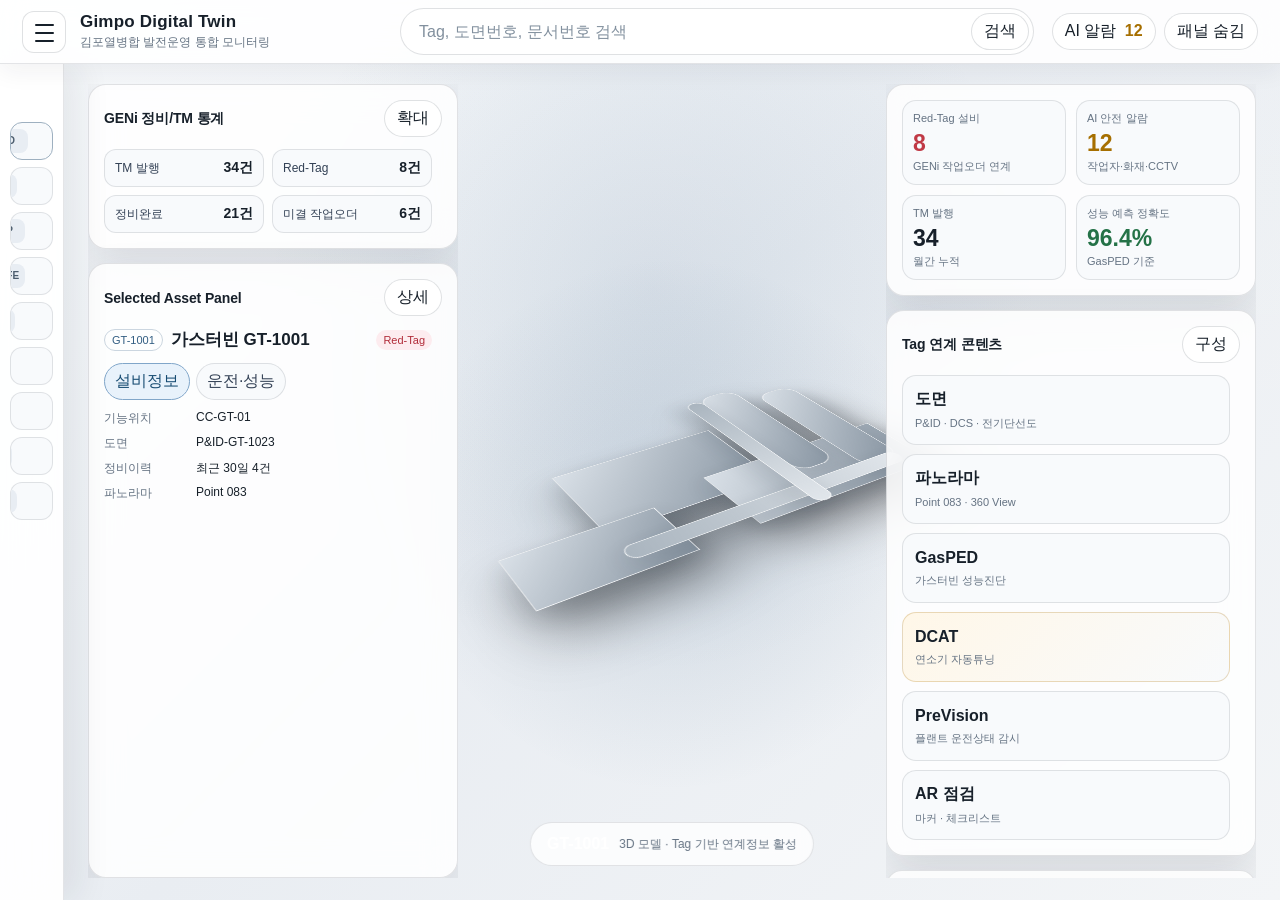
<file: base/사용안함/gimpo-digitaltwin-main-ui-v19/index.html>
<!doctype html>
<html lang="ko">
<head>
  <meta charset="utf-8" />
  <meta name="viewport" content="width=device-width, initial-scale=1" />
  <title>김포열병합 디지털트윈 플랫폼 v18 - Light Neutral v18</title>
  <link rel="stylesheet" href="styles.css" />
</head>
<body class="theme-light-neutral">
  <div class="app-shell">
    <header class="topbar">
      <div class="brand">
        <button type="button" class="hamburger" id="menuToggle" aria-expanded="false" aria-controls="drawer"><span></span><span></span><span></span><em>메뉴</em></button>
        <div>
          <strong>Gimpo Digital Twin</strong>
          <span>김포열병합 발전운영 통합 모니터링</span>
        </div>
      </div>
      <form class="global-search" role="search">
        <label class="visually-hidden" for="globalSearch">Tag, 도면번호, 문서번호 검색</label>
        <input id="globalSearch" type="search" placeholder="Tag, 도면번호, 문서번호 검색" />
        <button type="submit">검색</button>
      </form>
      <div class="top-actions">
        <button type="button" class="badge-button">AI 알람 <b>12</b></button>
        <button type="button" class="panel-toggle" id="togglePanels" aria-pressed="true">패널 숨김</button>
      </div>
    </header>

    <aside class="drawer" id="drawer" aria-label="주 메뉴 및 설비구조">
      <div class="drawer-head">
        <strong>연계 콘텐츠</strong>
        <span>기능 메뉴</span>
      </div>
      <nav class="drawer-menu" aria-label="서랍 상단 기능 메뉴">
        <button type="button" class="is-active" data-quick="model"><b>3D</b><span>3D 모델</span></button>
        <button type="button" data-quick="drawing"><b>DWG</b><span>지능형 도면</span></button>
        <button type="button" data-quick="operation"><b>OP</b><span>운전정보</span></button>
        <button type="button" data-quick="safety"><b>SAFE</b><span>안전관제</span></button>
        <button type="button" data-quick="zoneA"><b>A</b><span>안전 Zone A</span></button>
        <button type="button" data-quick="cctv"><b>CCTV</b><span>소방/CCTV Zone</span></button>
        <button type="button" data-quick="panorama"><b>360</b><span>파노라마 Point</span></button>
        <button type="button" data-quick="ar"><b>AR</b><span>AR 점검 마커</span></button>
        <button type="button" data-quick="robot"><b>BOT</b><span>패트롤 로봇</span></button>
      </nav>

      <section class="equipment-panel">
        <div class="drawer-head compact">
          <strong>설비구조</strong>
          <span>설비명 Tree</span>
        </div>
        <div class="tree-tools">
          <button type="button" id="expandTree">전체 열기</button>
          <button type="button" id="collapseTree">전체 닫기</button>
        </div>
        <div class="tree-scroll custom-scroll">
          <ul class="equipment-tree" id="equipmentTree">
            <li class="tree-item has-children is-expanded">
              <div class="tree-row"><button type="button" class="tree-toggle" aria-expanded="true" aria-label="가스터빈 하위 설비 닫기"></button><button type="button" class="tree-node is-selected" data-tag="GT-1001" data-title="가스터빈 GT-1001" data-status="Red-Tag">가스터빈 GT-1001</button></div>
              <ul>
                <li class="tree-item"><div class="tree-row"><span class="tree-toggle-placeholder"></span><button type="button" class="tree-node" data-tag="GT-COMP-021" data-title="압축기 Compressor" data-status="정상">압축기</button></div></li>
                <li class="tree-item"><div class="tree-row"><span class="tree-toggle-placeholder"></span><button type="button" class="tree-node" data-tag="GT-COMB-014" data-title="연소기 Combustor" data-status="주의">연소기</button></div></li>
                <li class="tree-item"><div class="tree-row"><span class="tree-toggle-placeholder"></span><button type="button" class="tree-node" data-tag="GT-BRG-007" data-title="베어링 Bearing" data-status="정상">베어링</button></div></li>
                <li class="tree-item"><div class="tree-row"><span class="tree-toggle-placeholder"></span><button type="button" class="tree-node" data-tag="GT-BLD-032" data-title="터빈 블레이드" data-status="정상">터빈 블레이드</button></div></li>
              </ul>
            </li>
            <li class="tree-item has-children is-expanded">
              <div class="tree-row"><button type="button" class="tree-toggle" aria-expanded="true" aria-label="HRSG #1 하위 설비 닫기"></button><button type="button" class="tree-node" data-tag="HRSG-2001" data-title="배열회수보일러 HRSG #1" data-status="정상">HRSG #1</button></div>
              <ul>
                <li class="tree-item"><div class="tree-row"><span class="tree-toggle-placeholder"></span><button type="button" class="tree-node" data-tag="HRSG-VLV-102" data-title="급수밸브 VLV-102" data-status="주의">급수밸브</button></div></li>
                <li class="tree-item"><div class="tree-row"><span class="tree-toggle-placeholder"></span><button type="button" class="tree-node" data-tag="HRSG-PMP-011" data-title="급수펌프 PMP-011" data-status="정상">급수펌프</button></div></li>
                <li class="tree-item"><div class="tree-row"><span class="tree-toggle-placeholder"></span><button type="button" class="tree-node" data-tag="HRSG-DRM-001" data-title="Steam Drum" data-status="정상">Steam Drum</button></div></li>
              </ul>
            </li>
            <li class="tree-item"><div class="tree-row"><span class="tree-toggle-placeholder"></span><button type="button" class="tree-node" data-tag="GEN-3001" data-title="발전기 GEN-3001" data-status="정상">발전기</button></div></li>
            <li class="tree-item"><div class="tree-row"><span class="tree-toggle-placeholder"></span><button type="button" class="tree-node" data-tag="TR-4001" data-title="주변압기 TR-4001" data-status="정상">주변압기</button></div></li>
            <li class="tree-item"><div class="tree-row"><span class="tree-toggle-placeholder"></span><button type="button" class="tree-node" data-tag="FIRE-HYD-01" data-title="소화전 HYD-01" data-status="정상">소화전</button></div></li>
            <li class="tree-item"><div class="tree-row"><span class="tree-toggle-placeholder"></span><button type="button" class="tree-node" data-tag="AUX-PMP-01" data-title="보조기기 펌프" data-status="정상">보조기기 펌프</button></div></li>
          </ul>
        </div>
      </section>
    </aside>

    <section class="model-stage" aria-label="3D 가상모델">
      <div class="plant-model" aria-hidden="true">
        <span class="building b1"></span><span class="building b2"></span><span class="building b3"></span><span class="stack s1"></span><span class="stack s2"></span><span class="pipe p1"></span><span class="pipe p2"></span>
      </div>
      <div class="model-caption"><strong>GT-1001</strong><span>3D 모델 · Tag 기반 연계정보 활성</span></div>
    </section>

    <main class="dashboard-layer" id="dashboardLayer">
      <section class="dashboard-rail dashboard-rail-left" aria-label="선택 설비 및 정비 정보">
        <article class="overlay-panel chart-panel">
          <div class="panel-head"><h2>GENi 정비/TM 통계</h2><button type="button" data-popup="maintenancePopup">확대</button></div>
          <div class="panel-body custom-scroll">
            <ul class="compact-list maintenance-summary two-col">
              <li><span>TM 발행</span><strong>34건</strong></li>
              <li><span>Red-Tag</span><strong>8건</strong></li>
              <li><span>정비완료</span><strong>21건</strong></li>
              <li><span>미결 작업오더</span><strong>6건</strong></li>
            </ul>
          </div>
        </article>

        <article class="overlay-panel selected-panel">
          <div class="panel-head"><h2>Selected Asset Panel</h2><button type="button" data-popup="assetPopup">상세</button></div>
          <div class="panel-body custom-scroll">
            <div class="asset-title"><span id="assetTag">GT-1001</span><strong id="assetName">가스터빈 GT-1001</strong><em id="assetStatus" class="danger">Red-Tag</em></div>
            <div class="asset-tabs" role="tablist" aria-label="선택 설비 정보 전환">
              <button type="button" class="asset-tab is-active" role="tab" aria-selected="true" aria-controls="assetInfoTab" data-tab="assetInfoTab">설비정보</button>
              <button type="button" class="asset-tab" role="tab" aria-selected="false" aria-controls="operationInfoTab" data-tab="operationInfoTab">운전·성능</button>
            </div>
            <div class="asset-tab-panel" id="assetInfoTab" role="tabpanel">
              <dl class="info-grid"><dt>기능위치</dt><dd>CC-GT-01</dd><dt>도면</dt><dd>P&ID-GT-1023</dd><dt>정비이력</dt><dd>최근 30일 4건</dd><dt>파노라마</dt><dd>Point 083</dd></dl>
            </div>
            <div class="asset-tab-panel" id="operationInfoTab" role="tabpanel" hidden>
              <div class="solution-status">
                <article><b>GasPED</b><strong>정상</strong><span>성능저하 1.2%</span></article>
                <article><b>DCAT</b><strong>주의</strong><span>연료분배비 최적화 필요</span></article>
                <article><b>PreVision</b><strong>정상</strong><span>이상징후 없음</span></article>
              </div>
              <div class="bar-chart compact" aria-label="운전성능 데이터 예시"><i style="height:62%"></i><i style="height:74%"></i><i style="height:58%"></i><i style="height:86%"></i><i style="height:69%"></i><i style="height:92%"></i><i style="height:76%"></i></div>
              <ul class="compact-list"><li><span>GT 출력</span><strong>472MW</strong></li><li><span>효율</span><strong>58.2%</strong></li><li><span>진동</span><strong>2.1mm/s</strong></li><li><span>압축기 효율</span><strong>정상</strong></li></ul>
            </div>
          </div>
        </article>
      </section>

      <section class="dashboard-center-safe" aria-hidden="true"></section>

      <section class="dashboard-rail dashboard-rail-right" aria-label="운영 현황 및 연계 정보">
        <section class="overlay-panel top-metrics" aria-label="주요 운영 현황">
          <div class="panel-body metrics-body custom-scroll">
            <article class="metric-card danger"><span>Red-Tag 설비</span><strong>8</strong><em>GENi 작업오더 연계</em></article>
            <article class="metric-card warning"><span>AI 안전 알람</span><strong>12</strong><em>작업자·화재·CCTV</em></article>
            <article class="metric-card"><span>TM 발행</span><strong>34</strong><em>월간 누적</em></article>
            <article class="metric-card success"><span>성능 예측 정확도</span><strong>96.4%</strong><em>GasPED 기준</em></article>
          </div>
        </section>

        <article class="overlay-panel link-panel">
          <div class="panel-head"><h2>Tag 연계 콘텐츠</h2><button type="button">구성</button></div>
          <div class="panel-body custom-scroll">
            <div class="link-grid ducare-links">
              <button type="button" data-popup="drawingPopup"><strong>도면</strong><span>P&ID · DCS · 전기단선도</span></button>
              <button type="button" data-popup="panoramaPopup"><strong>파노라마</strong><span>Point 083 · 360 View</span></button>
              <button type="button" data-popup="gasPedPopup" class="solution-link"><strong>GasPED</strong><span>가스터빈 성능진단</span></button>
              <button type="button" data-popup="dcatPopup" class="solution-link warning"><strong>DCAT</strong><span>연소기 자동튜닝</span></button>
              <button type="button" data-popup="preVisionPopup" class="solution-link"><strong>PreVision</strong><span>플랜트 운전상태 감시</span></button>
              <button type="button" data-popup="arPopup"><strong>AR 점검</strong><span>마커 · 체크리스트</span></button>
            </div>
          </div>
        </article>

        <article class="overlay-panel alarm-panel">
          <div class="panel-head"><h2>실시간 알람</h2><button type="button" data-popup="alarmPopup">전체</button></div>
          <div class="panel-body custom-scroll">
            <ul class="alarm-list"><li class="danger"><b>10:24</b><span>CCTV-04 안전모 미착용 감지</span></li><li class="danger"><b>10:21</b><span>GT-1001 Red-Tag 발행</span></li><li class="warning"><b>10:18</b><span>Zone A CO 농도 주의</span></li><li><b>10:10</b><span>HRSG-VLV-102 상태 주의</span></li><li><b>09:58</b><span>패트롤 로봇 순찰 완료</span></li></ul>
          </div>
        </article>
      </section>
    </main>

    <aside class="quick-panel" id="quickPanel" aria-hidden="true">
      <div class="quick-head"><strong id="quickTitle">Quick Panel</strong><button type="button" id="quickClose">닫기</button></div>
      <div class="quick-panel-body custom-scroll" id="quickBody"></div>
    </aside>

    <div class="popup-dim" id="popupDim" hidden></div>
    <section class="popup" id="popup" role="dialog" aria-modal="true" aria-labelledby="popupTitle" hidden>
      <div class="popup-head"><h2 id="popupTitle">상세 정보</h2><button type="button" id="popupClose">닫기</button></div>
      <div class="popup-body custom-scroll" id="popupBody"></div>
    </section>
  </div>
  <script src="app.js"></script>
</body>
</html>
</file>
<file: base/gimpo-digitaltwin-main-ui-v14/styles.css>
:root{
  --primary:#00529b;--primary-dark:#00315f;--accent:#00b2da;--danger:#df134c;--warning:#b7791f;--success:#00854d;
  --text:#0f172a;--muted:#64748b;--line:rgba(255,255,255,.32);--glass:rgba(255,255,255,.68);--glass-strong:rgba(255,255,255,.78);
  --shadow:0 20px 50px rgba(0,31,63,.20);--topbar:72px;--drawer-closed:72px;--drawer-open:340px;--radius:20px;
  --side-panel-width:420px;--panel-gap:16px;--dashboard-top:calc(var(--topbar) + 20px);--dashboard-bottom:22px;
  --asset-panel-height:auto;--geni-panel-height:auto;--status-panel-height:auto;--link-panel-height:auto;--alarm-panel-height:auto;
}
*{box-sizing:border-box}html,body{height:100%;margin:0;overflow:hidden}body{font-family:Inter,Pretendard,"Noto Sans KR",system-ui,sans-serif;color:var(--text);background:#081827}.sr-only{position:absolute;width:1px;height:1px;overflow:hidden;clip:rect(0,0,0,0)}button,a,input{font:inherit}button{cursor:pointer}.app-shell{position:relative;width:100vw;height:100vh;overflow:hidden;background:#071a2d}.model-background{position:absolute;inset:0;overflow:hidden}.model-gradient{position:absolute;inset:0;background:radial-gradient(circle at 50% 45%,rgba(38,140,210,.32),transparent 32%),linear-gradient(135deg,#e7f5fd 0%,#afcde2 45%,#163757 100%)}.floor-grid{position:absolute;inset:52% -12% -18%;background-image:linear-gradient(rgba(255,255,255,.22) 1px,transparent 1px),linear-gradient(90deg,rgba(255,255,255,.22) 1px,transparent 1px);background-size:42px 42px;transform:perspective(680px) rotateX(62deg);opacity:.5}.plant-scene{position:absolute;left:50%;top:52%;width:min(56vw,850px);height:360px;transform:translate(-50%,-42%);filter:drop-shadow(0 28px 38px rgba(0,0,0,.22))}.plant-unit{position:absolute;border-radius:18px;background:linear-gradient(145deg,rgba(255,255,255,.96),rgba(190,220,237,.86));border:1px solid rgba(255,255,255,.9);box-shadow:inset 0 1px 0 #fff,0 20px 40px rgba(0,46,83,.24);display:grid;place-items:center;font-weight:900;color:#12456d}.plant-unit.gt{left:8%;top:34%;width:150px;height:110px}.plant-unit.comp{left:24%;top:42%;width:170px;height:82px}.plant-unit.hrsg{left:46%;top:25%;width:210px;height:170px}.plant-unit.gen{left:73%;top:43%;width:160px;height:90px}.pipe{position:absolute;height:14px;border-radius:999px;background:linear-gradient(90deg,#89bad5,#fff,#6fa9c9);box-shadow:0 10px 20px rgba(0,0,0,.14)}.pipe-a{left:23%;top:54%;width:270px}.pipe-b{left:62%;top:56%;width:160px}.hotspot{position:absolute;left:var(--x);top:var(--y);z-index:2;border:0;border-radius:999px;padding:7px 10px;font-size:12px;font-weight:900;color:#fff;box-shadow:0 8px 20px rgba(0,0,0,.22)}.hotspot.danger{background:var(--danger)}.hotspot.warning{background:#b7791f}.hotspot.normal{background:var(--primary)}.model-caption{position:absolute;left:50%;bottom:34px;transform:translateX(-50%);text-align:center;color:rgba(255,255,255,.86);text-shadow:0 2px 8px rgba(0,0,0,.3)}.model-caption strong{display:block;font-size:18px}.model-caption span{display:block;margin-top:6px;font-size:13px}.topbar{position:absolute;z-index:30;left:0;right:0;top:0;height:var(--topbar);display:flex;align-items:center;gap:18px;padding:0 22px;background:rgba(4,19,34,.72);backdrop-filter:blur(18px);border-bottom:1px solid rgba(255,255,255,.18);color:#fff}.brand{display:flex;align-items:center;gap:12px;min-width:320px}.icon-button{width:40px;height:40px;border:1px solid rgba(255,255,255,.22);border-radius:12px;background:rgba(255,255,255,.08);display:flex;flex-direction:column;align-items:center;justify-content:center;gap:4px}.icon-button span{width:18px;height:2px;border-radius:999px;background:#fff}.brand-mark{width:38px;height:38px;border-radius:12px;display:grid;place-items:center;background:linear-gradient(135deg,#008bd2,#00315f);font-weight:900}.brand-text strong{display:block;font-size:16px}.brand-text span{display:block;margin-top:2px;color:#bad3e7;font-size:12px}.global-search{flex:1;max-width:720px;display:flex;gap:8px}.global-search input{flex:1;min-width:0;border:1px solid rgba(255,255,255,.24);border-radius:999px;padding:11px 16px;color:#fff;background:rgba(255,255,255,.12);outline:0}.global-search input::placeholder{color:#c8d8e6}.global-search button,.top-button,.user-chip{border:1px solid rgba(255,255,255,.2);border-radius:999px;background:rgba(255,255,255,.12);color:#fff;padding:10px 14px;font-weight:800}.top-actions{margin-left:auto;display:flex;align-items:center;gap:8px}.top-button b{display:inline-flex;min-width:22px;height:22px;align-items:center;justify-content:center;border-radius:999px;margin-left:4px;background:var(--danger)}.sidebar{position:absolute;z-index:32;left:0;top:var(--topbar);bottom:0;width:var(--drawer-closed);display:flex;background:rgba(4,19,34,.74);backdrop-filter:blur(18px);border-right:1px solid rgba(255,255,255,.16);transition:width .18s ease}.sidebar.is-open,.sidebar.is-hover-open,.sidebar:hover{width:var(--drawer-open)}.drawer-rail{width:var(--drawer-closed);flex:0 0 var(--drawer-closed);display:flex;flex-direction:column;align-items:center;gap:8px;padding:14px 10px}.rail-shortcut{width:48px;height:48px;border:1px solid rgba(255,255,255,.16);border-radius:14px;background:rgba(255,255,255,.08);color:#dbeafe;font-size:12px;font-weight:900}.rail-shortcut.is-active,.rail-shortcut:hover{background:#fff;color:var(--primary);box-shadow:0 10px 22px rgba(0,0,0,.2)}.drawer-content{width:calc(var(--drawer-open) - var(--drawer-closed));min-width:0;opacity:0;pointer-events:none;display:flex;flex-direction:column;gap:12px;padding:14px 12px 16px 0;transition:opacity .12s ease}.sidebar.is-open .drawer-content,.sidebar.is-hover-open .drawer-content,.sidebar:hover .drawer-content{opacity:1;pointer-events:auto}.drawer-section{min-height:0;border:1px solid rgba(255,255,255,.14);border-radius:18px;background:rgba(255,255,255,.08);padding:12px}.drawer-menu-section{flex:0 0 auto}.drawer-section-title{margin-bottom:8px;color:#bcd4e8;font-size:12px;font-weight:900}.main-nav{display:grid;gap:6px}.main-nav a{display:flex;align-items:center;gap:8px;min-height:34px;padding:7px 8px;border-radius:12px;color:#dcecf8;text-decoration:none;font-size:13px;font-weight:800}.main-nav a:hover,.main-nav a.is-active{background:rgba(255,255,255,.14);color:#fff}.nav-icon{width:42px;height:22px;border-radius:7px;display:inline-flex;align-items:center;justify-content:center;background:rgba(255,255,255,.12);font-size:10px}.equipment-structure-panel{flex:1 1 auto;display:flex;flex-direction:column;overflow:hidden}.panel-title{display:flex;align-items:center;justify-content:space-between;gap:8px;margin-bottom:8px}.panel-title h2{margin:0;color:#fff;font-size:15px}.panel-title p{margin:2px 0 0;color:#bdd3e7;font-size:11px}.panel-title button,.tree-toolbar button{border:1px solid rgba(255,255,255,.16);border-radius:999px;background:rgba(255,255,255,.1);color:#fff;padding:5px 8px;font-size:11px;font-weight:800}.tree-toolbar{display:flex;gap:5px;margin-bottom:8px}.tree-toolbar button.is-active{background:#fff;color:var(--primary)}.tree-scroll{min-height:0;flex:1 1 auto;overflow-y:auto;overflow-x:hidden;padding-right:2px}.equipment-tree,.equipment-tree ul{list-style:none;margin:0;padding:0}.equipment-tree ul{padding-left:10px}.equipment-tree li{margin:1px 0}.tree-node{width:100%;height:26px;display:block;border:0;border-radius:8px;padding:0 8px;text-align:left;background:transparent;color:#dbeafe;font-size:12px;font-weight:700;white-space:nowrap;overflow:hidden;text-overflow:ellipsis}.tree-node:hover,.tree-node.is-selected{background:rgba(255,255,255,.16);color:#fff}.equipment-tree.is-list ul{padding-left:0}.equipment-tree.is-list > li > ul{display:none}.equipment-tree li.is-hidden{display:none}.dashboard-layer{position:absolute;z-index:12;left:calc(var(--drawer-closed) + 24px);right:24px;top:var(--dashboard-top);bottom:var(--dashboard-bottom);pointer-events:none;overflow:hidden}.app-shell.panels-hidden .dashboard-layer{opacity:0;transform:translateY(10px);pointer-events:none}.dashboard-rail{position:absolute;top:0;bottom:0;width:var(--side-panel-width);display:flex;flex-direction:column;gap:var(--panel-gap);overflow:hidden;pointer-events:none}.dashboard-rail-left{left:0}.dashboard-rail-right{right:0}.sidebar.is-open ~ .dashboard-layer,.sidebar.is-hover-open ~ .dashboard-layer,.sidebar:hover ~ .dashboard-layer{left:calc(var(--drawer-open) + 18px)}.overlay-panel{pointer-events:auto;min-height:0;height:var(--card-height,auto);max-height:100%;display:flex;flex-direction:column;border:1px solid var(--line);border-radius:var(--radius);background:var(--glass);box-shadow:var(--shadow);backdrop-filter:blur(18px);overflow:hidden}.panel-head{flex:0 0 auto;display:flex;align-items:flex-start;justify-content:space-between;gap:10px;padding:16px 16px 10px}.panel-head h1,.panel-head h2{margin:0;letter-spacing:-.04em}.panel-head h1{font-size:24px}.panel-head h2{font-size:17px}.panel-head span{display:block;margin-top:5px;color:var(--muted);font-size:13px}.panel-head button{border:1px solid rgba(0,0,0,.08);border-radius:999px;background:#fff;color:#334155;padding:7px 10px;font-weight:900;font-size:12px}.panel-body{min-height:0;flex:1 1 auto;overflow-y:auto;overflow-x:hidden;padding:0 16px 16px}.eyebrow{margin:0 0 4px;color:var(--primary);font-size:11px;font-weight:900;text-transform:uppercase;letter-spacing:.1em}.selected-panel{--card-height:var(--asset-panel-height);max-height:calc((100vh - var(--dashboard-top) - var(--dashboard-bottom) - var(--panel-gap)) * .56)}.chart-panel{--card-height:var(--geni-panel-height);max-height:calc((100vh - var(--dashboard-top) - var(--dashboard-bottom) - var(--panel-gap)) * .44)}.top-metrics{--card-height:var(--status-panel-height);max-height:168px}.link-panel{--card-height:var(--link-panel-height);max-height:314px}.alarm-panel{--card-height:var(--alarm-panel-height);max-height:calc(100vh - var(--dashboard-top) - var(--dashboard-bottom) - 168px - 314px - (var(--panel-gap) * 2))}.asset-tabs{display:flex;gap:6px;margin-bottom:12px;padding:4px;border-radius:999px;background:rgba(0,49,95,.08)}.asset-tab{flex:1;border:0;border-radius:999px;background:transparent;color:#475569;padding:8px 10px;font-weight:900}.asset-tab.is-active{background:#fff;color:var(--primary);box-shadow:0 6px 16px rgba(0,49,95,.12)}.tag-info{display:grid;grid-template-columns:1fr 1fr;gap:8px;margin:0 0 12px}.tag-info div,.metric-card,.compact-list li,.alarm-list li,.link-grid button{background:var(--glass-strong);border:1px solid rgba(0,0,0,.06);border-radius:14px}.tag-info div{padding:10px}.tag-info dt{font-size:11px;color:var(--muted)}.tag-info dd{margin:4px 0 0;font-weight:900}.status-badge{display:inline-flex;padding:4px 8px;border-radius:999px;font-size:12px}.status-badge.danger{background:rgba(223,19,76,.1);color:var(--danger)}.status-badge.warning{background:rgba(183,121,31,.12);color:var(--warning)}.status-badge.success{background:rgba(0,133,77,.12);color:var(--success)}.viewer-tools{display:flex;gap:6px;flex-wrap:wrap}.viewer-tools button{border:1px solid rgba(0,0,0,.08);border-radius:999px;background:#fff;color:#334155;padding:7px 10px;font-size:12px;font-weight:800}.viewer-tools button.is-active{background:var(--primary);color:#fff}.bar-chart{height:105px;display:flex;align-items:end;gap:7px;padding:12px;margin:0 0 12px;border-radius:16px;background:rgba(255,255,255,.58)}.bar-chart i{flex:1;border-radius:999px 999px 5px 5px;background:linear-gradient(180deg,var(--primary),#75bee8)}.compact-list,.alarm-list{list-style:none;margin:0;padding:0;display:grid;gap:8px}.compact-list li,.alarm-list li{display:flex;justify-content:space-between;gap:12px;padding:9px 10px;font-size:13px}.compact-list span,.alarm-list span{color:#475569}.alarm-list li{justify-content:flex-start}.alarm-list b{min-width:42px}.alarm-list .danger b{color:var(--danger)}.alarm-list .warning b{color:var(--warning)}.metrics-body{display:grid;grid-template-columns:repeat(2,minmax(0,1fr));gap:8px}.metric-card{min-width:0;padding:12px}.metric-card span,.metric-card em{display:block;color:#667085;font-size:12px;font-style:normal}.metric-card strong{display:block;margin:4px 0 2px;font-size:25px;letter-spacing:-.04em}.metric-card.danger strong{color:var(--danger)}.metric-card.warning strong{color:var(--warning)}.metric-card.success strong{color:var(--success)}.link-grid{display:grid;grid-template-columns:repeat(2,minmax(0,1fr));gap:8px}.link-grid button{padding:11px;text-align:left}.link-grid strong{display:block;font-size:14px}.link-grid span{display:block;margin-top:4px;color:#667085;font-size:12px}.custom-scroll{scrollbar-gutter:stable;scrollbar-width:thin;scrollbar-color:transparent transparent}.custom-scroll:hover,.custom-scroll:focus-within{scrollbar-color:rgba(0,49,95,.52) transparent}.custom-scroll::-webkit-scrollbar{width:6px;height:6px}.custom-scroll::-webkit-scrollbar-track{background:transparent}.custom-scroll::-webkit-scrollbar-thumb{background:transparent;border-radius:999px}.custom-scroll:hover::-webkit-scrollbar-thumb,.custom-scroll:focus-within::-webkit-scrollbar-thumb{background:rgba(0,49,95,.52)}.quick-panel{position:absolute;z-index:34;left:50%;bottom:28px;transform:translateX(-50%);width:min(560px,calc(100vw - 140px));pointer-events:auto}.quick-panel-card,.popup-card{border:1px solid var(--line);border-radius:22px;background:rgba(255,255,255,.82);backdrop-filter:blur(18px);box-shadow:var(--shadow);overflow:hidden}.quick-panel .panel-head{padding:16px}.quick-panel-body{max-height:260px;overflow:auto;padding:0 16px 16px}.quick-card-list{list-style:none;margin:0;padding:0;display:grid;gap:8px}.quick-card-list li{padding:10px;border-radius:14px;background:rgba(255,255,255,.72);border:1px solid rgba(0,0,0,.06)}.quick-card-list strong,.quick-card-list span{display:block}.quick-card-list span{margin-top:4px;color:var(--muted);font-size:13px}.quick-actions{display:flex;gap:8px;margin-top:12px}.quick-actions button{border:0;border-radius:999px;background:var(--primary);color:#fff;padding:9px 12px;font-weight:900}.floating-panel-toggle{position:absolute;right:24px;bottom:24px;z-index:35;border:1px solid rgba(255,255,255,.34);border-radius:999px;background:rgba(4,18,32,.72);color:#fff;backdrop-filter:blur(14px);padding:12px 16px;font-weight:900;box-shadow:0 16px 34px rgba(0,0,0,.25)}.popup-layer{position:absolute;inset:0;z-index:50;display:grid;place-items:center}.popup-layer[hidden]{display:none}.popup-backdrop{position:absolute;inset:0;background:rgba(0,0,0,.42);backdrop-filter:blur(3px)}.popup-card{position:relative;width:min(720px,calc(100vw - 36px));max-height:78vh;display:flex;flex-direction:column}.popup-head{flex:0 0 auto;display:flex;justify-content:space-between;gap:12px;padding:18px 20px;border-bottom:1px solid rgba(0,0,0,.08)}.popup-head h2{margin:0}.popup-head button{width:36px;height:36px;border:0;border-radius:999px;background:#eef2f7}.popup-body{min-height:0;overflow:auto;padding:20px}.popup-grid{display:grid;grid-template-columns:repeat(3,1fr);gap:12px}.popup-box{border-radius:16px;padding:14px;background:#f8fafc;border:1px solid #e2e8f0}.popup-box h3{margin:0 0 6px}.popup-box p{margin:0;color:#475569;font-size:13px;line-height:1.5}
@media (max-width:1360px){:root{--side-panel-width:380px}.link-grid{grid-template-columns:1fr}.link-panel{max-height:350px}.alarm-panel{max-height:calc(100vh - var(--dashboard-top) - var(--dashboard-bottom) - 168px - 350px - (var(--panel-gap) * 2))}}
@media (max-width:1180px){.dashboard-layer{left:calc(var(--drawer-closed) + 14px);right:14px}.dashboard-rail{width:calc((100% - 24px) / 2)}.plant-scene{width:68vw}.global-search{max-width:none}.brand{min-width:auto}.brand-text span{display:none}}
@media (max-width:900px){html,body{overflow:hidden}:root{--topbar:64px;--side-panel-width:calc(100vw - 28px)}.topbar{height:var(--topbar);gap:10px;padding:0 12px}.global-search button,.user-chip{display:none}.brand-mark{display:none}.top-actions{gap:4px}.top-button{padding:8px 10px;font-size:12px}.sidebar{transform:translateX(-100%);width:min(340px,calc(100vw - 40px));transition:transform .18s ease}.sidebar.is-open,.sidebar.is-hover-open{transform:translateX(0);width:min(340px,calc(100vw - 40px))}.sidebar:hover{width:min(340px,calc(100vw - 40px))}.drawer-content{opacity:1;pointer-events:auto}.dashboard-layer,.sidebar.is-open ~ .dashboard-layer,.sidebar.is-hover-open ~ .dashboard-layer{left:14px;right:14px;top:calc(var(--topbar) + 12px);bottom:70px}.dashboard-rail{width:var(--side-panel-width)}.dashboard-rail-left{left:0}.dashboard-rail-right{display:none}.quick-panel{width:calc(100vw - 28px);bottom:74px}.model-caption{display:none}.plant-scene{width:96vw;transform:translate(-50%,-38%) scale(.86)}}

/* v14 layout refinement */
:root{
  --side-panel-width:420px;
  --geni-panel-height:auto;
  --asset-panel-height:auto;
  --status-panel-height:auto;
  --link-panel-height:auto;
}
.dashboard-rail{justify-content:flex-start;align-items:stretch;overflow:hidden;}
.chart-panel{order:1;flex:0 0 auto;max-height:none;}
.selected-panel{order:2;flex:0 1 auto;max-height:calc(100vh - var(--dashboard-top) - var(--dashboard-bottom) - 170px - var(--panel-gap));}
.maintenance-summary{grid-template-columns:repeat(2,minmax(0,1fr));gap:8px;}
.maintenance-summary li{min-width:0;display:grid;grid-template-columns:1fr auto;align-items:center;padding:9px 10px;}
.maintenance-summary span{overflow:hidden;text-overflow:ellipsis;white-space:nowrap;}
.maintenance-summary strong{font-size:15px;white-space:nowrap;}
.dashboard-rail-right{overflow:hidden;}
.top-metrics,.link-panel{flex:0 0 auto;height:auto;max-height:none;}
.top-metrics .panel-body,.link-panel .panel-body{flex:0 0 auto;overflow:visible;}
.alarm-panel{flex:1 1 auto;min-height:0;max-height:none;}
.equipment-tree li{margin:0;}
.equipment-tree ul{padding-left:14px;}
.tree-row{display:flex;align-items:center;gap:2px;min-width:0;}
.tree-toggle,.tree-toggle-placeholder{width:18px;height:26px;flex:0 0 18px;display:inline-flex;align-items:center;justify-content:center;}
.tree-toggle{border:0;background:transparent;color:#cfe7f8;border-radius:6px;padding:0;}
.tree-toggle::before{content:"";width:0;height:0;border-top:4px solid transparent;border-bottom:4px solid transparent;border-left:5px solid currentColor;transition:transform .14s ease;}
.tree-item.is-expanded > .tree-row .tree-toggle::before{transform:rotate(90deg);}
.tree-item:not(.is-expanded) > ul{display:none;}
.tree-toggle:hover{background:rgba(255,255,255,.14);color:#fff;}
.tree-node{height:26px;flex:1 1 auto;min-width:0;padding:0 7px;}
.equipment-tree.is-list .tree-toggle,.equipment-tree.is-list .tree-toggle-placeholder{display:none;}
.equipment-tree.is-list ul{padding-left:0;}
@media (max-width:1360px){
  .maintenance-summary{grid-template-columns:1fr 1fr;}
  .top-metrics,.link-panel{max-height:none;}
  .alarm-panel{max-height:none;}
}
</file>
<file: base/gimpo-digitaltwin-main-ui-v16/styles.css>
:root{
  --primary:#00529b;--primary-dark:#00315f;--accent:#00b2da;--danger:#df134c;--warning:#b7791f;--success:#00854d;
  --text:#0f172a;--muted:#64748b;--line:rgba(255,255,255,.32);--glass:rgba(255,255,255,.68);--glass-strong:rgba(255,255,255,.78);
  --shadow:0 20px 50px rgba(0,31,63,.20);--topbar:72px;--drawer-closed:72px;--drawer-open:340px;--radius:20px;
  --side-panel-width:420px;--panel-gap:16px;--dashboard-top:calc(var(--topbar) + 20px);--dashboard-bottom:22px;
  --asset-panel-height:auto;--geni-panel-height:auto;--status-panel-height:auto;--link-panel-height:auto;--alarm-panel-height:auto;
}
*{box-sizing:border-box}html,body{height:100%;margin:0;overflow:hidden}body{font-family:Inter,Pretendard,"Noto Sans KR",system-ui,sans-serif;color:var(--text);background:#081827}.sr-only{position:absolute;width:1px;height:1px;overflow:hidden;clip:rect(0,0,0,0)}button,a,input{font:inherit}button{cursor:pointer}.app-shell{position:relative;width:100vw;height:100vh;overflow:hidden;background:#071a2d}.model-background{position:absolute;inset:0;overflow:hidden}.model-gradient{position:absolute;inset:0;background:radial-gradient(circle at 50% 45%,rgba(38,140,210,.32),transparent 32%),linear-gradient(135deg,#e7f5fd 0%,#afcde2 45%,#163757 100%)}.floor-grid{position:absolute;inset:52% -12% -18%;background-image:linear-gradient(rgba(255,255,255,.22) 1px,transparent 1px),linear-gradient(90deg,rgba(255,255,255,.22) 1px,transparent 1px);background-size:42px 42px;transform:perspective(680px) rotateX(62deg);opacity:.5}.plant-scene{position:absolute;left:50%;top:52%;width:min(56vw,850px);height:360px;transform:translate(-50%,-42%);filter:drop-shadow(0 28px 38px rgba(0,0,0,.22))}.plant-unit{position:absolute;border-radius:18px;background:linear-gradient(145deg,rgba(255,255,255,.96),rgba(190,220,237,.86));border:1px solid rgba(255,255,255,.9);box-shadow:inset 0 1px 0 #fff,0 20px 40px rgba(0,46,83,.24);display:grid;place-items:center;font-weight:900;color:#12456d}.plant-unit.gt{left:8%;top:34%;width:150px;height:110px}.plant-unit.comp{left:24%;top:42%;width:170px;height:82px}.plant-unit.hrsg{left:46%;top:25%;width:210px;height:170px}.plant-unit.gen{left:73%;top:43%;width:160px;height:90px}.pipe{position:absolute;height:14px;border-radius:999px;background:linear-gradient(90deg,#89bad5,#fff,#6fa9c9);box-shadow:0 10px 20px rgba(0,0,0,.14)}.pipe-a{left:23%;top:54%;width:270px}.pipe-b{left:62%;top:56%;width:160px}.hotspot{position:absolute;left:var(--x);top:var(--y);z-index:2;border:0;border-radius:999px;padding:7px 10px;font-size:12px;font-weight:900;color:#fff;box-shadow:0 8px 20px rgba(0,0,0,.22)}.hotspot.danger{background:var(--danger)}.hotspot.warning{background:#b7791f}.hotspot.normal{background:var(--primary)}.model-caption{position:absolute;left:50%;bottom:34px;transform:translateX(-50%);text-align:center;color:rgba(255,255,255,.86);text-shadow:0 2px 8px rgba(0,0,0,.3)}.model-caption strong{display:block;font-size:18px}.model-caption span{display:block;margin-top:6px;font-size:13px}.topbar{position:absolute;z-index:30;left:0;right:0;top:0;height:var(--topbar);display:flex;align-items:center;gap:18px;padding:0 22px;background:rgba(4,19,34,.72);backdrop-filter:blur(18px);border-bottom:1px solid rgba(255,255,255,.18);color:#fff}.brand{display:flex;align-items:center;gap:12px;min-width:320px}.icon-button{width:40px;height:40px;border:1px solid rgba(255,255,255,.22);border-radius:12px;background:rgba(255,255,255,.08);display:flex;flex-direction:column;align-items:center;justify-content:center;gap:4px}.icon-button span{width:18px;height:2px;border-radius:999px;background:#fff}.brand-mark{width:38px;height:38px;border-radius:12px;display:grid;place-items:center;background:linear-gradient(135deg,#008bd2,#00315f);font-weight:900}.brand-text strong{display:block;font-size:16px}.brand-text span{display:block;margin-top:2px;color:#bad3e7;font-size:12px}.global-search{flex:1;max-width:720px;display:flex;gap:8px}.global-search input{flex:1;min-width:0;border:1px solid rgba(255,255,255,.24);border-radius:999px;padding:11px 16px;color:#fff;background:rgba(255,255,255,.12);outline:0}.global-search input::placeholder{color:#c8d8e6}.global-search button,.top-button,.user-chip{border:1px solid rgba(255,255,255,.2);border-radius:999px;background:rgba(255,255,255,.12);color:#fff;padding:10px 14px;font-weight:800}.top-actions{margin-left:auto;display:flex;align-items:center;gap:8px}.top-button b{display:inline-flex;min-width:22px;height:22px;align-items:center;justify-content:center;border-radius:999px;margin-left:4px;background:var(--danger)}.sidebar{position:absolute;z-index:32;left:0;top:var(--topbar);bottom:0;width:var(--drawer-closed);display:flex;background:rgba(4,19,34,.74);backdrop-filter:blur(18px);border-right:1px solid rgba(255,255,255,.16);transition:width .18s ease}.sidebar.is-open,.sidebar.is-hover-open,.sidebar:hover{width:var(--drawer-open)}.drawer-rail{width:var(--drawer-closed);flex:0 0 var(--drawer-closed);display:flex;flex-direction:column;align-items:center;gap:8px;padding:14px 10px}.rail-shortcut{width:48px;height:48px;border:1px solid rgba(255,255,255,.16);border-radius:14px;background:rgba(255,255,255,.08);color:#dbeafe;font-size:12px;font-weight:900}.rail-shortcut.is-active,.rail-shortcut:hover{background:#fff;color:var(--primary);box-shadow:0 10px 22px rgba(0,0,0,.2)}.drawer-content{width:calc(var(--drawer-open) - var(--drawer-closed));min-width:0;opacity:0;pointer-events:none;display:flex;flex-direction:column;gap:12px;padding:14px 12px 16px 0;transition:opacity .12s ease}.sidebar.is-open .drawer-content,.sidebar.is-hover-open .drawer-content,.sidebar:hover .drawer-content{opacity:1;pointer-events:auto}.drawer-section{min-height:0;border:1px solid rgba(255,255,255,.14);border-radius:18px;background:rgba(255,255,255,.08);padding:12px}.drawer-menu-section{flex:0 0 auto}.drawer-section-title{margin-bottom:8px;color:#bcd4e8;font-size:12px;font-weight:900}.main-nav{display:grid;gap:6px}.main-nav a{display:flex;align-items:center;gap:8px;min-height:34px;padding:7px 8px;border-radius:12px;color:#dcecf8;text-decoration:none;font-size:13px;font-weight:800}.main-nav a:hover,.main-nav a.is-active{background:rgba(255,255,255,.14);color:#fff}.nav-icon{width:42px;height:22px;border-radius:7px;display:inline-flex;align-items:center;justify-content:center;background:rgba(255,255,255,.12);font-size:10px}.equipment-structure-panel{flex:1 1 auto;display:flex;flex-direction:column;overflow:hidden}.panel-title{display:flex;align-items:center;justify-content:space-between;gap:8px;margin-bottom:8px}.panel-title h2{margin:0;color:#fff;font-size:15px}.panel-title p{margin:2px 0 0;color:#bdd3e7;font-size:11px}.panel-title button,.tree-toolbar button{border:1px solid rgba(255,255,255,.16);border-radius:999px;background:rgba(255,255,255,.1);color:#fff;padding:5px 8px;font-size:11px;font-weight:800}.tree-toolbar{display:flex;gap:5px;margin-bottom:8px}.tree-toolbar button.is-active{background:#fff;color:var(--primary)}.tree-scroll{min-height:0;flex:1 1 auto;overflow-y:auto;overflow-x:hidden;padding-right:2px}.equipment-tree,.equipment-tree ul{list-style:none;margin:0;padding:0}.equipment-tree ul{padding-left:10px}.equipment-tree li{margin:1px 0}.tree-node{width:100%;height:26px;display:block;border:0;border-radius:8px;padding:0 8px;text-align:left;background:transparent;color:#dbeafe;font-size:12px;font-weight:700;white-space:nowrap;overflow:hidden;text-overflow:ellipsis}.tree-node:hover,.tree-node.is-selected{background:rgba(255,255,255,.16);color:#fff}.equipment-tree.is-list ul{padding-left:0}.equipment-tree.is-list > li > ul{display:none}.equipment-tree li.is-hidden{display:none}.dashboard-layer{position:absolute;z-index:12;left:calc(var(--drawer-closed) + 24px);right:24px;top:var(--dashboard-top);bottom:var(--dashboard-bottom);pointer-events:none;overflow:hidden}.app-shell.panels-hidden .dashboard-layer{opacity:0;transform:translateY(10px);pointer-events:none}.dashboard-rail{position:absolute;top:0;bottom:0;width:var(--side-panel-width);display:flex;flex-direction:column;gap:var(--panel-gap);overflow:hidden;pointer-events:none}.dashboard-rail-left{left:0}.dashboard-rail-right{right:0}.sidebar.is-open ~ .dashboard-layer,.sidebar.is-hover-open ~ .dashboard-layer,.sidebar:hover ~ .dashboard-layer{left:calc(var(--drawer-open) + 18px)}.overlay-panel{pointer-events:auto;min-height:0;height:var(--card-height,auto);max-height:100%;display:flex;flex-direction:column;border:1px solid var(--line);border-radius:var(--radius);background:var(--glass);box-shadow:var(--shadow);backdrop-filter:blur(18px);overflow:hidden}.panel-head{flex:0 0 auto;display:flex;align-items:flex-start;justify-content:space-between;gap:10px;padding:16px 16px 10px}.panel-head h1,.panel-head h2{margin:0;letter-spacing:-.04em}.panel-head h1{font-size:24px}.panel-head h2{font-size:17px}.panel-head span{display:block;margin-top:5px;color:var(--muted);font-size:13px}.panel-head button{border:1px solid rgba(0,0,0,.08);border-radius:999px;background:#fff;color:#334155;padding:7px 10px;font-weight:900;font-size:12px}.panel-body{min-height:0;flex:1 1 auto;overflow-y:auto;overflow-x:hidden;padding:0 16px 16px}.eyebrow{margin:0 0 4px;color:var(--primary);font-size:11px;font-weight:900;text-transform:uppercase;letter-spacing:.1em}.selected-panel{--card-height:var(--asset-panel-height);max-height:calc((100vh - var(--dashboard-top) - var(--dashboard-bottom) - var(--panel-gap)) * .56)}.chart-panel{--card-height:var(--geni-panel-height);max-height:calc((100vh - var(--dashboard-top) - var(--dashboard-bottom) - var(--panel-gap)) * .44)}.top-metrics{--card-height:var(--status-panel-height);max-height:168px}.link-panel{--card-height:var(--link-panel-height);max-height:314px}.alarm-panel{--card-height:var(--alarm-panel-height);max-height:calc(100vh - var(--dashboard-top) - var(--dashboard-bottom) - 168px - 314px - (var(--panel-gap) * 2))}.asset-tabs{display:flex;gap:6px;margin-bottom:12px;padding:4px;border-radius:999px;background:rgba(0,49,95,.08)}.asset-tab{flex:1;border:0;border-radius:999px;background:transparent;color:#475569;padding:8px 10px;font-weight:900}.asset-tab.is-active{background:#fff;color:var(--primary);box-shadow:0 6px 16px rgba(0,49,95,.12)}.tag-info{display:grid;grid-template-columns:1fr 1fr;gap:8px;margin:0 0 12px}.tag-info div,.metric-card,.compact-list li,.alarm-list li,.link-grid button{background:var(--glass-strong);border:1px solid rgba(0,0,0,.06);border-radius:14px}.tag-info div{padding:10px}.tag-info dt{font-size:11px;color:var(--muted)}.tag-info dd{margin:4px 0 0;font-weight:900}.status-badge{display:inline-flex;padding:4px 8px;border-radius:999px;font-size:12px}.status-badge.danger{background:rgba(223,19,76,.1);color:var(--danger)}.status-badge.warning{background:rgba(183,121,31,.12);color:var(--warning)}.status-badge.success{background:rgba(0,133,77,.12);color:var(--success)}.viewer-tools{display:flex;gap:6px;flex-wrap:wrap}.viewer-tools button{border:1px solid rgba(0,0,0,.08);border-radius:999px;background:#fff;color:#334155;padding:7px 10px;font-size:12px;font-weight:800}.viewer-tools button.is-active{background:var(--primary);color:#fff}.bar-chart{height:105px;display:flex;align-items:end;gap:7px;padding:12px;margin:0 0 12px;border-radius:16px;background:rgba(255,255,255,.58)}.bar-chart i{flex:1;border-radius:999px 999px 5px 5px;background:linear-gradient(180deg,var(--primary),#75bee8)}.compact-list,.alarm-list{list-style:none;margin:0;padding:0;display:grid;gap:8px}.compact-list li,.alarm-list li{display:flex;justify-content:space-between;gap:12px;padding:9px 10px;font-size:13px}.compact-list span,.alarm-list span{color:#475569}.alarm-list li{justify-content:flex-start}.alarm-list b{min-width:42px}.alarm-list .danger b{color:var(--danger)}.alarm-list .warning b{color:var(--warning)}.metrics-body{display:grid;grid-template-columns:repeat(2,minmax(0,1fr));gap:8px}.metric-card{min-width:0;padding:12px}.metric-card span,.metric-card em{display:block;color:#667085;font-size:12px;font-style:normal}.metric-card strong{display:block;margin:4px 0 2px;font-size:25px;letter-spacing:-.04em}.metric-card.danger strong{color:var(--danger)}.metric-card.warning strong{color:var(--warning)}.metric-card.success strong{color:var(--success)}.link-grid{display:grid;grid-template-columns:repeat(2,minmax(0,1fr));gap:8px}.link-grid button{padding:11px;text-align:left}.link-grid strong{display:block;font-size:14px}.link-grid span{display:block;margin-top:4px;color:#667085;font-size:12px}.custom-scroll{scrollbar-gutter:stable;scrollbar-width:thin;scrollbar-color:transparent transparent}.custom-scroll:hover,.custom-scroll:focus-within{scrollbar-color:rgba(0,49,95,.52) transparent}.custom-scroll::-webkit-scrollbar{width:6px;height:6px}.custom-scroll::-webkit-scrollbar-track{background:transparent}.custom-scroll::-webkit-scrollbar-thumb{background:transparent;border-radius:999px}.custom-scroll:hover::-webkit-scrollbar-thumb,.custom-scroll:focus-within::-webkit-scrollbar-thumb{background:rgba(0,49,95,.52)}.quick-panel{position:absolute;z-index:34;left:50%;bottom:28px;transform:translateX(-50%);width:min(560px,calc(100vw - 140px));pointer-events:auto}.quick-panel-card,.popup-card{border:1px solid var(--line);border-radius:22px;background:rgba(255,255,255,.82);backdrop-filter:blur(18px);box-shadow:var(--shadow);overflow:hidden}.quick-panel .panel-head{padding:16px}.quick-panel-body{max-height:260px;overflow:auto;padding:0 16px 16px}.quick-card-list{list-style:none;margin:0;padding:0;display:grid;gap:8px}.quick-card-list li{padding:10px;border-radius:14px;background:rgba(255,255,255,.72);border:1px solid rgba(0,0,0,.06)}.quick-card-list strong,.quick-card-list span{display:block}.quick-card-list span{margin-top:4px;color:var(--muted);font-size:13px}.quick-actions{display:flex;gap:8px;margin-top:12px}.quick-actions button{border:0;border-radius:999px;background:var(--primary);color:#fff;padding:9px 12px;font-weight:900}.floating-panel-toggle{position:absolute;right:24px;bottom:24px;z-index:35;border:1px solid rgba(255,255,255,.34);border-radius:999px;background:rgba(4,18,32,.72);color:#fff;backdrop-filter:blur(14px);padding:12px 16px;font-weight:900;box-shadow:0 16px 34px rgba(0,0,0,.25)}.popup-layer{position:absolute;inset:0;z-index:50;display:grid;place-items:center}.popup-layer[hidden]{display:none}.popup-backdrop{position:absolute;inset:0;background:rgba(0,0,0,.42);backdrop-filter:blur(3px)}.popup-card{position:relative;width:min(720px,calc(100vw - 36px));max-height:78vh;display:flex;flex-direction:column}.popup-head{flex:0 0 auto;display:flex;justify-content:space-between;gap:12px;padding:18px 20px;border-bottom:1px solid rgba(0,0,0,.08)}.popup-head h2{margin:0}.popup-head button{width:36px;height:36px;border:0;border-radius:999px;background:#eef2f7}.popup-body{min-height:0;overflow:auto;padding:20px}.popup-grid{display:grid;grid-template-columns:repeat(3,1fr);gap:12px}.popup-box{border-radius:16px;padding:14px;background:#f8fafc;border:1px solid #e2e8f0}.popup-box h3{margin:0 0 6px}.popup-box p{margin:0;color:#475569;font-size:13px;line-height:1.5}
@media (max-width:1360px){:root{--side-panel-width:380px}.link-grid{grid-template-columns:1fr}.link-panel{max-height:350px}.alarm-panel{max-height:calc(100vh - var(--dashboard-top) - var(--dashboard-bottom) - 168px - 350px - (var(--panel-gap) * 2))}}
@media (max-width:1180px){.dashboard-layer{left:calc(var(--drawer-closed) + 14px);right:14px}.dashboard-rail{width:calc((100% - 24px) / 2)}.plant-scene{width:68vw}.global-search{max-width:none}.brand{min-width:auto}.brand-text span{display:none}}
@media (max-width:900px){html,body{overflow:hidden}:root{--topbar:64px;--side-panel-width:calc(100vw - 28px)}.topbar{height:var(--topbar);gap:10px;padding:0 12px}.global-search button,.user-chip{display:none}.brand-mark{display:none}.top-actions{gap:4px}.top-button{padding:8px 10px;font-size:12px}.sidebar{transform:translateX(-100%);width:min(340px,calc(100vw - 40px));transition:transform .18s ease}.sidebar.is-open,.sidebar.is-hover-open{transform:translateX(0);width:min(340px,calc(100vw - 40px))}.sidebar:hover{width:min(340px,calc(100vw - 40px))}.drawer-content{opacity:1;pointer-events:auto}.dashboard-layer,.sidebar.is-open ~ .dashboard-layer,.sidebar.is-hover-open ~ .dashboard-layer{left:14px;right:14px;top:calc(var(--topbar) + 12px);bottom:70px}.dashboard-rail{width:var(--side-panel-width)}.dashboard-rail-left{left:0}.dashboard-rail-right{display:none}.quick-panel{width:calc(100vw - 28px);bottom:74px}.model-caption{display:none}.plant-scene{width:96vw;transform:translate(-50%,-38%) scale(.86)}}

/* v14 layout refinement */
:root{
  --side-panel-width:420px;
  --geni-panel-height:auto;
  --asset-panel-height:auto;
  --status-panel-height:auto;
  --link-panel-height:auto;
}
.dashboard-rail{justify-content:flex-start;align-items:stretch;overflow:hidden;}
.chart-panel{order:1;flex:0 0 auto;max-height:none;}
.selected-panel{order:2;flex:0 1 auto;max-height:calc(100vh - var(--dashboard-top) - var(--dashboard-bottom) - 170px - var(--panel-gap));}
.maintenance-summary{grid-template-columns:repeat(2,minmax(0,1fr));gap:8px;}
.maintenance-summary li{min-width:0;display:grid;grid-template-columns:1fr auto;align-items:center;padding:9px 10px;}
.maintenance-summary span{overflow:hidden;text-overflow:ellipsis;white-space:nowrap;}
.maintenance-summary strong{font-size:15px;white-space:nowrap;}
.dashboard-rail-right{overflow:hidden;}
.top-metrics,.link-panel{flex:0 0 auto;height:auto;max-height:none;}
.top-metrics .panel-body,.link-panel .panel-body{flex:0 0 auto;overflow:visible;}
.alarm-panel{flex:1 1 auto;min-height:0;max-height:none;}
.equipment-tree li{margin:0;}
.equipment-tree ul{padding-left:14px;}
.tree-row{display:flex;align-items:center;gap:2px;min-width:0;}
.tree-toggle,.tree-toggle-placeholder{width:18px;height:26px;flex:0 0 18px;display:inline-flex;align-items:center;justify-content:center;}
.tree-toggle{border:0;background:transparent;color:#cfe7f8;border-radius:6px;padding:0;}
.tree-toggle::before{content:"";width:0;height:0;border-top:4px solid transparent;border-bottom:4px solid transparent;border-left:5px solid currentColor;transition:transform .14s ease;}
.tree-item.is-expanded > .tree-row .tree-toggle::before{transform:rotate(90deg);}
.tree-item:not(.is-expanded) > ul{display:none;}
.tree-toggle:hover{background:rgba(255,255,255,.14);color:#fff;}
.tree-node{height:26px;flex:1 1 auto;min-width:0;padding:0 7px;}
.equipment-tree.is-list .tree-toggle,.equipment-tree.is-list .tree-toggle-placeholder{display:none;}
.equipment-tree.is-list ul{padding-left:0;}
@media (max-width:1360px){
  .maintenance-summary{grid-template-columns:1fr 1fr;}
  .top-metrics,.link-panel{max-height:none;}
  .alarm-panel{max-height:none;}
}

/* v15 patch: drawer menu alignment and neutral drawing entry */
.main-nav {
  display: grid;
  gap: 6px;
}
.main-nav a {
  display: grid;
  grid-template-columns: 36px minmax(0, 1fr);
  align-items: center;
  column-gap: 8px;
  min-height: 34px;
  padding: 6px 8px;
  overflow: hidden;
}
.main-nav .nav-icon {
  width: 36px;
  min-width: 36px;
  max-width: 36px;
  height: 22px;
  padding: 0;
  line-height: 1;
  flex: none;
  font-size: 9px;
  letter-spacing: -.02em;
  white-space: nowrap;
  overflow: hidden;
  text-overflow: clip;
}
.main-nav .nav-label {
  min-width: 0;
  display: block;
  overflow: hidden;
  text-overflow: ellipsis;
  white-space: nowrap;
  line-height: 1.2;
  transform: none;
  margin: 0;
}
.main-nav a[data-page-link] {
  border: 1px solid rgba(255,255,255,.10);
}
.main-nav a[data-page-link]::after {
  content: "›";
  justify-self: end;
  color: rgba(255,255,255,.55);
  margin-left: 4px;
}
.main-nav a[data-page-link] { grid-template-columns: 36px minmax(0,1fr) 12px; }


/* v16 theme correction: keep main DT console dark; neutral tone applies only to drawing-neutral.html */
:root{
  --text:#eaf4ff;
  --muted:#9fb8cc;
  --line:rgba(255,255,255,.16);
  --glass:rgba(5,18,31,.72);
  --glass-strong:rgba(9,28,45,.82);
  --shadow:0 24px 56px rgba(0,0,0,.34);
}
body{color:var(--text);background:#061522;}
.app-shell{background:#061522;}
.model-gradient{
  background:
    radial-gradient(circle at 50% 44%,rgba(31,130,196,.30),transparent 31%),
    radial-gradient(circle at 50% 52%,rgba(0,178,218,.16),transparent 40%),
    linear-gradient(135deg,#04111f 0%,#0b2238 48%,#061522 100%);
}
.floor-grid{
  background-image:
    linear-gradient(rgba(113,190,232,.14) 1px,transparent 1px),
    linear-gradient(90deg,rgba(113,190,232,.14) 1px,transparent 1px);
  opacity:.42;
}
.plant-unit{
  background:linear-gradient(145deg,rgba(99,151,184,.86),rgba(32,76,105,.78));
  border-color:rgba(166,218,246,.40);
  box-shadow:inset 0 1px 0 rgba(255,255,255,.18),0 20px 40px rgba(0,0,0,.34);
  color:#eaf7ff;
}
.pipe{background:linear-gradient(90deg,#366b8d,#c0eaff,#4f96bd);}
.overlay-panel,
.quick-panel-card,
.popup-card{
  color:var(--text);
  background:var(--glass);
  border-color:var(--line);
  box-shadow:var(--shadow);
}
.panel-head span,
.quick-card-list span,
.link-grid span,
.compact-list span,
.alarm-list span,
.metric-card span,
.metric-card em,
.tag-info dt{color:var(--muted);}
.panel-head button,
.viewer-tools button,
.link-grid button,
.tag-info div,
.metric-card,
.compact-list li,
.alarm-list li,
.quick-card-list li{
  color:var(--text);
  background:rgba(255,255,255,.075);
  border-color:rgba(255,255,255,.12);
}
.viewer-tools button.is-active,
.panel-head button:hover{background:var(--primary);color:#fff;border-color:rgba(255,255,255,.22);}
.asset-tabs{background:rgba(255,255,255,.08);}
.asset-tab{color:#c4d8e8;}
.asset-tab.is-active{background:rgba(255,255,255,.16);color:#fff;box-shadow:0 8px 18px rgba(0,0,0,.22);}
.bar-chart{background:rgba(255,255,255,.07);}
.custom-scroll:hover,.custom-scroll:focus-within{scrollbar-color:rgba(141,203,238,.56) transparent;}
.custom-scroll:hover::-webkit-scrollbar-thumb,.custom-scroll:focus-within::-webkit-scrollbar-thumb{background:rgba(141,203,238,.56);}
.status-badge.danger{background:rgba(223,19,76,.18);}
.status-badge.warning{background:rgba(183,121,31,.20);}
.status-badge.success{background:rgba(0,133,77,.20);}
.popup-backdrop{background:rgba(0,0,0,.56);}
.popup-head{border-bottom-color:rgba(255,255,255,.10);}
.popup-head button{background:rgba(255,255,255,.10);color:#fff;}
.popup-box{background:rgba(255,255,255,.075);border-color:rgba(255,255,255,.12);}
.popup-box p{color:var(--muted);}
</file>
<file: base/gimpo-digitaltwin-main-ui-v20/styles.css>
:root{
  --topbar:64px;
  --drawer-width:340px;
  --drawer-closed:64px;
  --side-panel-width:420px;
  --panel-gap:14px;
  --dashboard-top:calc(var(--topbar) + 20px);
  --dashboard-bottom:22px;
  --panel-bg:rgba(7,22,39,.78);
  --panel-line:rgba(183,218,240,.18);
  --text:#f3f9ff;
  --muted:#9db6c8;
  --blue:#4cb4ff;
  --danger:#ff5c6c;
  --warning:#ffc857;
  --success:#4fd08b;
  --scrollbar-size:6px;
}
*{box-sizing:border-box}html,body{height:100%;margin:0;overflow:hidden;font-family:Pretendard,-apple-system,BlinkMacSystemFont,"Segoe UI",sans-serif;background:#08131f;color:var(--text)}button,input{font:inherit}.visually-hidden{position:absolute;width:1px;height:1px;overflow:hidden;clip:rect(0,0,0,0)}
.app-shell{height:100vh;overflow:hidden;position:relative;background:radial-gradient(circle at 50% 35%,rgba(52,124,181,.3),transparent 40%),linear-gradient(135deg,#06111c,#10263a 48%,#06111c)}
.app-shell::before{content:"";position:absolute;inset:64px 0 0;background:linear-gradient(rgba(255,255,255,.04) 1px,transparent 1px),linear-gradient(90deg,rgba(255,255,255,.035) 1px,transparent 1px);background-size:42px 42px;mask-image:radial-gradient(circle at center,#000 35%,transparent 75%);pointer-events:none}.topbar{height:var(--topbar);display:flex;align-items:center;gap:18px;padding:0 22px;border-bottom:1px solid rgba(255,255,255,.1);background:rgba(2,12,22,.78);backdrop-filter:blur(14px);position:relative;z-index:30}.brand{display:flex;align-items:center;gap:14px;min-width:360px}.brand strong{display:block;font-size:17px;letter-spacing:.2px}.brand span{display:block;color:var(--muted);font-size:12px;margin-top:2px}.hamburger{width:44px;height:42px;border:1px solid rgba(255,255,255,.18);border-radius:12px;background:rgba(255,255,255,.06);color:#fff;display:grid;place-items:center;gap:0;padding:8px;cursor:pointer}.hamburger span{display:block;width:19px;height:2px;background:#fff;border-radius:10px}.hamburger em{position:absolute;clip:rect(0,0,0,0)}.global-search{flex:1;max-width:640px;display:flex;background:rgba(255,255,255,.08);border:1px solid rgba(255,255,255,.14);border-radius:999px;padding:4px}.global-search input{flex:1;background:transparent;border:0;color:#fff;outline:0;padding:0 14px}.global-search button,.top-actions button,.panel-head button,.quick-head button,.popup-head button,.tree-tools button{border:1px solid rgba(255,255,255,.16);background:rgba(255,255,255,.08);color:#e9f6ff;border-radius:999px;padding:7px 12px;cursor:pointer}.top-actions{margin-left:auto;display:flex;gap:8px}.badge-button b{color:var(--warning);margin-left:4px}
.drawer{position:absolute;z-index:25;top:var(--topbar);left:0;bottom:0;width:var(--drawer-closed);padding:14px 10px;background:rgba(3,14,26,.86);border-right:1px solid rgba(255,255,255,.1);backdrop-filter:blur(16px);overflow:hidden;transition:width .18s ease,padding .18s ease}.drawer.is-open,.drawer:hover{width:var(--drawer-width);padding:18px}.drawer-head{display:flex;align-items:end;justify-content:space-between;gap:10px;margin-bottom:10px;opacity:0;transition:opacity .12s}.drawer.is-open .drawer-head,.drawer:hover .drawer-head{opacity:1}.drawer-head strong{font-size:14px}.drawer-head span{font-size:11px;color:var(--muted)}.drawer-head.compact{margin-top:14px}.drawer-menu{display:grid;gap:7px}.drawer-menu button{height:38px;border:1px solid rgba(255,255,255,.1);background:rgba(255,255,255,.06);border-radius:12px;color:#fff;display:flex;align-items:center;gap:9px;padding:0 8px;text-align:left;cursor:pointer;white-space:nowrap;overflow:hidden}.drawer-menu b{width:38px;min-width:38px;height:24px;border-radius:8px;background:rgba(76,180,255,.18);display:grid;place-items:center;font-size:10px;color:#bfe7ff}.drawer-menu span{opacity:0}.drawer.is-open .drawer-menu span,.drawer:hover .drawer-menu span{opacity:1}.drawer-menu .is-active{border-color:rgba(76,180,255,.6);background:rgba(76,180,255,.16)}.equipment-panel{margin-top:14px;opacity:0;transition:opacity .12s}.drawer.is-open .equipment-panel,.drawer:hover .equipment-panel{opacity:1}.tree-tools{display:flex;gap:6px;margin-bottom:8px}.tree-tools button{font-size:11px;padding:5px 8px}.tree-scroll{height:calc(100vh - 450px);min-height:180px;overflow:auto;padding-right:2px}.equipment-tree,.equipment-tree ul{list-style:none;margin:0;padding:0}.equipment-tree ul{padding-left:14px}.tree-row{display:flex;align-items:center;gap:2px;min-width:0}.tree-toggle,.tree-toggle-placeholder{width:18px;height:26px;flex:0 0 18px;display:inline-flex;align-items:center;justify-content:center}.tree-toggle{border:0;background:transparent;color:#cfe7f8;border-radius:6px;padding:0;cursor:pointer}.tree-toggle::before{content:"";width:0;height:0;border-top:4px solid transparent;border-bottom:4px solid transparent;border-left:5px solid currentColor;transition:transform .14s ease}.tree-item.is-expanded>.tree-row .tree-toggle::before{transform:rotate(90deg)}.tree-item:not(.is-expanded)>ul{display:none}.tree-toggle:hover{background:rgba(255,255,255,.14);color:#fff}.tree-node{height:26px;flex:1 1 auto;min-width:0;padding:0 7px;border:0;border-radius:8px;background:transparent;color:#d9ecfa;text-align:left;overflow:hidden;text-overflow:ellipsis;white-space:nowrap;cursor:pointer}.tree-node:hover,.tree-node.is-selected{background:rgba(76,180,255,.16);color:#fff}
.model-stage{position:absolute;inset:var(--topbar) 0 0 var(--drawer-closed);display:grid;place-items:center;overflow:hidden;transition:left .18s ease}.drawer.is-open~.model-stage,.drawer:hover~.model-stage{left:var(--drawer-width)}.plant-model{position:relative;width:min(42vw,640px);height:min(40vh,410px);transform:perspective(900px) rotateX(58deg) rotateZ(-32deg);filter:drop-shadow(0 36px 28px rgba(0,0,0,.4))}.building,.stack,.pipe{position:absolute;display:block;background:linear-gradient(135deg,#b6d6e8,#557891);border:1px solid rgba(255,255,255,.45);box-shadow:inset -12px -14px 24px rgba(0,0,0,.18)}.b1{left:170px;top:110px;width:190px;height:116px}.b2{left:300px;top:190px;width:220px;height:96px}.b3{left:70px;top:210px;width:160px;height:80px}.stack{width:48px;height:190px;border-radius:18px;background:linear-gradient(90deg,#c9d8df,#758c9b)}.s1{left:390px;top:42px}.s2{left:455px;top:70px}.pipe{height:22px;border-radius:99px;background:linear-gradient(90deg,#76c6ff,#d7eefb)}.p1{left:170px;top:250px;width:330px}.p2{left:260px;top:156px;width:240px;transform:rotate(90deg)}.model-caption{position:absolute;left:50%;bottom:34px;transform:translateX(-50%);display:flex;gap:10px;align-items:center;padding:12px 16px;border:1px solid rgba(255,255,255,.16);background:rgba(3,17,29,.58);border-radius:999px;backdrop-filter:blur(10px)}.model-caption strong{color:#fff}.model-caption span{color:var(--muted);font-size:12px}
.dashboard-layer{position:absolute;z-index:15;left:calc(var(--drawer-closed) + 24px);right:24px;top:var(--dashboard-top);bottom:var(--dashboard-bottom);display:flex;align-items:flex-start;justify-content:space-between;gap:var(--panel-gap);overflow:hidden;pointer-events:none;transition:left .18s ease}.drawer.is-open~.dashboard-layer,.drawer:hover~.dashboard-layer{left:calc(var(--drawer-width) + 18px)}.dashboard-rail{width:var(--side-panel-width);min-width:var(--side-panel-width);max-width:var(--side-panel-width);height:100%;display:flex;flex-direction:column;gap:var(--panel-gap);overflow:hidden;pointer-events:none}.dashboard-center-safe{flex:1 1 auto;min-width:220px;height:100%;pointer-events:none}.overlay-panel{pointer-events:auto;width:100%;height:auto;min-height:0;display:flex;flex-direction:column;overflow:hidden;border:1px solid var(--panel-line);background:var(--panel-bg);border-radius:18px;box-shadow:0 18px 38px rgba(0,0,0,.24);backdrop-filter:blur(16px);padding:15px}.panel-head{display:flex;align-items:center;justify-content:space-between;gap:10px;flex:0 0 auto}.panel-head h2{margin:0;font-size:14px;letter-spacing:-.01em}.panel-body{min-height:0;flex:1 1 auto;overflow:auto;margin-top:12px}.chart-panel{flex:0 0 auto}.selected-panel{flex:1 1 auto}.top-metrics,.link-panel{flex:0 0 auto}.alarm-panel{flex:1 1 auto}.metrics-body{display:grid;grid-template-columns:1fr 1fr;gap:10px;margin-top:0;overflow:visible}.metric-card{min-height:78px;border:1px solid rgba(255,255,255,.1);background:rgba(255,255,255,.06);border-radius:14px;padding:10px}.metric-card span,.metric-card em{display:block;color:var(--muted);font-size:11px;font-style:normal}.metric-card strong{display:block;margin:4px 0 2px;font-size:23px}.metric-card.danger strong{color:var(--danger)}.metric-card.warning strong{color:var(--warning)}.metric-card.success strong{color:var(--success)}.compact-list,.alarm-list{list-style:none;margin:0;padding:0;display:grid;gap:8px}.maintenance-summary.two-col{grid-template-columns:repeat(2,minmax(0,1fr))}.compact-list li,.alarm-list li{display:flex;align-items:center;justify-content:space-between;gap:8px;border:1px solid rgba(255,255,255,.1);background:rgba(255,255,255,.055);border-radius:12px;padding:9px 10px;min-width:0}.compact-list span,.alarm-list span{color:#d9e8f3;font-size:12px;min-width:0;overflow:hidden;text-overflow:ellipsis;white-space:nowrap}.compact-list strong{font-size:14px}.alarm-list b{font-size:12px;color:var(--muted)}.alarm-list .danger{border-color:rgba(255,92,108,.35)}.alarm-list .warning{border-color:rgba(255,200,87,.35)}.asset-title{display:grid;grid-template-columns:auto 1fr auto;align-items:center;gap:8px;margin-bottom:12px}.asset-title span{font-size:11px;color:#bfe7ff;border:1px solid rgba(76,180,255,.32);padding:4px 7px;border-radius:999px}.asset-title strong{font-size:17px}.asset-title em{font-size:11px;font-style:normal;border-radius:999px;padding:4px 7px;background:rgba(255,92,108,.16);color:#ffb7be}.asset-tabs{display:flex;gap:6px;margin-bottom:10px}.asset-tab{border:1px solid rgba(255,255,255,.12);background:rgba(255,255,255,.06);color:#dcebf7;border-radius:999px;padding:7px 10px;cursor:pointer}.asset-tab.is-active{background:rgba(76,180,255,.18);border-color:rgba(76,180,255,.55);color:#fff}.info-grid{display:grid;grid-template-columns:82px 1fr;gap:8px 10px;margin:0}.info-grid dt{color:var(--muted);font-size:12px}.info-grid dd{margin:0;font-size:12px}.bar-chart{height:70px;display:flex;align-items:end;gap:7px;margin:10px 0 10px}.bar-chart i{flex:1;border-radius:7px 7px 0 0;background:linear-gradient(#62c4ff,#245e92)}.solution-status{display:grid;gap:8px;margin-bottom:10px}.solution-status article{display:grid;grid-template-columns:76px 52px 1fr;gap:8px;align-items:center;border:1px solid rgba(255,255,255,.1);background:rgba(255,255,255,.055);border-radius:12px;padding:8px 9px}.solution-status b{color:#bfe7ff;font-size:12px}.solution-status strong{font-size:12px;color:var(--success)}.solution-status article:nth-child(2) strong{color:var(--warning)}.solution-status span{font-size:11px;color:var(--muted);overflow:hidden;text-overflow:ellipsis;white-space:nowrap}.link-grid{display:grid;grid-template-columns:1fr 1fr;gap:9px}.link-grid button{min-height:70px;border:1px solid rgba(255,255,255,.12);background:rgba(255,255,255,.06);color:#fff;border-radius:14px;padding:12px;text-align:left;cursor:pointer}.link-grid strong,.link-grid span{display:block}.link-grid span{margin-top:6px;color:var(--muted);font-size:11px;line-height:1.35}.solution-link{border-color:rgba(76,180,255,.35)!important;background:linear-gradient(135deg,rgba(76,180,255,.16),rgba(255,255,255,.05))!important}.solution-link.warning{border-color:rgba(255,200,87,.4)!important}.custom-scroll{scrollbar-gutter:stable;scrollbar-width:thin;scrollbar-color:transparent transparent;overscroll-behavior:contain}.custom-scroll:hover,.custom-scroll:focus,.custom-scroll:focus-within{scrollbar-color:rgba(76,180,255,.55) transparent}.custom-scroll::-webkit-scrollbar{width:var(--scrollbar-size);height:var(--scrollbar-size)}.custom-scroll::-webkit-scrollbar-track{background:transparent}.custom-scroll::-webkit-scrollbar-thumb{background:transparent;border-radius:999px}.custom-scroll:hover::-webkit-scrollbar-thumb,.custom-scroll:focus::-webkit-scrollbar-thumb,.custom-scroll:focus-within::-webkit-scrollbar-thumb{background:rgba(76,180,255,.52)}
.quick-panel{position:absolute;z-index:40;right:26px;top:82px;width:360px;max-height:calc(100vh - 110px);display:none;flex-direction:column;border:1px solid var(--panel-line);background:rgba(5,19,33,.94);border-radius:18px;box-shadow:0 24px 60px rgba(0,0,0,.45);overflow:hidden}.quick-panel.is-open{display:flex}.quick-head,.popup-head{display:flex;align-items:center;justify-content:space-between;padding:14px 16px;border-bottom:1px solid rgba(255,255,255,.1)}.quick-panel-body,.popup-body{overflow:auto;padding:16px}.popup-dim{position:absolute;inset:0;background:rgba(0,0,0,.42);z-index:50}.popup{position:absolute;z-index:60;left:50%;top:50%;transform:translate(-50%,-50%);width:min(720px,calc(100vw - 40px));max-height:min(640px,calc(100vh - 60px));display:flex;flex-direction:column;border:1px solid var(--panel-line);background:rgba(5,19,33,.96);border-radius:20px;box-shadow:0 24px 80px rgba(0,0,0,.55);overflow:hidden}.popup[hidden],.popup-dim[hidden]{display:none}.popup h3{margin:0 0 12px}.popup-table{width:100%;border-collapse:collapse}.popup-table th,.popup-table td{border-bottom:1px solid rgba(255,255,255,.1);padding:10px;text-align:left;font-size:13px}.popup-table th{color:#bfe7ff}
.dashboard-layer.is-hidden{display:none}.drawer:not(.is-open):not(:hover) .equipment-panel,.drawer:not(.is-open):not(:hover) .drawer-head span{display:none}
@media(max-width:1400px){:root{--side-panel-width:370px}.dashboard-center-safe{min-width:120px}.link-grid{grid-template-columns:1fr}.metrics-body{grid-template-columns:1fr 1fr}}@media(max-width:1024px){:root{--side-panel-width:320px}.dashboard-layer{left:16px!important;right:16px;top:76px}.drawer{display:none}.model-stage{left:0}.dashboard-center-safe{display:none}.dashboard-layer{flex-direction:column}.dashboard-rail{width:100%;min-width:0;max-width:none;height:auto;flex:1 1 0}.selected-panel,.alarm-panel{min-height:0}.link-grid{grid-template-columns:1fr 1fr}}

/* v16 neutral-gray tone: dark mode 대비는 유지하되 블루/블랙 중심을 낮추고 그레이 기반으로 정리 */
:root{
  --panel-bg:rgba(38,42,46,.82);
  --panel-line:rgba(210,216,222,.18);
  --text:#f2f4f5;
  --muted:#aeb6bd;
  --blue:#8fb4d6;
  --danger:#ff6b75;
  --warning:#e2bc63;
  --success:#74c69d;
  --neutral-950:#17191c;
  --neutral-900:#1d2023;
  --neutral-850:#23272b;
  --neutral-800:#2a2f34;
  --neutral-750:#30363b;
  --neutral-700:#3a4147;
  --neutral-600:#56616a;
  --neutral-500:#737d86;
  --neutral-300:#b6bec5;
  --neutral-100:#eef1f3;
}
html,body{background:var(--neutral-900);color:var(--text)}
.app-shell{
  background:
    radial-gradient(circle at 50% 34%,rgba(150,160,168,.16),transparent 42%),
    linear-gradient(135deg,var(--neutral-950),var(--neutral-850) 48%,#1a1d20) !important;
}
.app-shell::before{
  background:
    linear-gradient(rgba(255,255,255,.035) 1px,transparent 1px),
    linear-gradient(90deg,rgba(255,255,255,.03) 1px,transparent 1px) !important;
  opacity:.82;
}
.topbar{
  background:rgba(31,35,39,.86) !important;
  border-bottom-color:rgba(224,229,233,.12) !important;
}
.hamburger,.global-search,.global-search button,.top-actions button,.panel-head button,.quick-head button,.popup-head button,.tree-tools button{
  background:rgba(255,255,255,.055) !important;
  border-color:rgba(225,230,234,.16) !important;
  color:#f5f7f8 !important;
}
.global-search input{color:#f5f7f8 !important;}
.drawer{
  background:rgba(33,37,41,.9) !important;
  border-right-color:rgba(224,229,233,.13) !important;
}
.drawer-menu button{
  background:rgba(255,255,255,.05) !important;
  border-color:rgba(224,229,233,.12) !important;
  color:#f4f6f7 !important;
}
.drawer-menu b{
  background:rgba(180,190,198,.18) !important;
  color:#d4dade !important;
}
.drawer-menu .is-active{
  background:rgba(176,188,198,.18) !important;
  border-color:rgba(206,216,224,.42) !important;
}
.tree-toggle{color:#c8d0d6 !important;}
.tree-toggle:hover{background:rgba(255,255,255,.12) !important;color:#fff !important;}
.tree-node{color:#d8dde1 !important;}
.tree-node:hover,.tree-node.is-selected{
  background:rgba(190,200,208,.16) !important;
  color:#fff !important;
}
.overlay-panel{
  background:var(--panel-bg) !important;
  border-color:var(--panel-line) !important;
  box-shadow:0 18px 38px rgba(0,0,0,.28) !important;
}
.metric-card,.compact-list li,.alarm-list li,.solution-status article,.link-grid button{
  background:rgba(255,255,255,.055) !important;
  border-color:rgba(224,229,233,.13) !important;
}
.metric-card span,.metric-card em,.link-grid span,.solution-status span,.info-grid dt,.alarm-list b,.brand span,.model-caption span,.drawer-head span{
  color:var(--muted) !important;
}
.compact-list span,.alarm-list span{color:#e0e4e7 !important;}
.asset-title span,.solution-status b,.popup-table th{
  color:#d7e2ea !important;
  border-color:rgba(205,215,224,.28) !important;
}
.asset-tab{
  background:rgba(255,255,255,.055) !important;
  border-color:rgba(224,229,233,.13) !important;
  color:#e5e9ec !important;
}
.asset-tab.is-active{
  background:rgba(194,204,212,.18) !important;
  border-color:rgba(220,228,235,.42) !important;
  color:#fff !important;
}
.solution-link{
  border-color:rgba(205,215,224,.32) !important;
  background:linear-gradient(135deg,rgba(180,190,198,.16),rgba(255,255,255,.045)) !important;
}
.solution-link.warning{border-color:rgba(226,188,99,.38) !important;}
.bar-chart i{background:linear-gradient(#aeb8c1,#58626b) !important;}
.building,.stack,.pipe{
  background:linear-gradient(135deg,#b8c0c7,#69737c) !important;
  border-color:rgba(255,255,255,.32) !important;
}
.pipe{background:linear-gradient(90deg,#9eabb5,#d4d9dd) !important;}
.model-caption{
  background:rgba(38,42,46,.72) !important;
  border-color:rgba(224,229,233,.16) !important;
}
.quick-panel,.popup{
  background:rgba(36,40,44,.96) !important;
  border-color:var(--panel-line) !important;
}
.quick-head,.popup-head,.popup-table th,.popup-table td{
  border-color:rgba(224,229,233,.12) !important;
}
.popup-dim{background:rgba(0,0,0,.46) !important;}
.custom-scroll:hover,.custom-scroll:focus,.custom-scroll:focus-within{scrollbar-color:rgba(190,200,208,.55) transparent !important;}
.custom-scroll:hover::-webkit-scrollbar-thumb,.custom-scroll:focus::-webkit-scrollbar-thumb,.custom-scroll:focus-within::-webkit-scrollbar-thumb{background:rgba(190,200,208,.5) !important;}

/* v17 light-neutral mode: 메인 화면도 흰색 도면과 병행 가능한 뉴트럴 라이트 톤 */
body.theme-light-neutral{
  --panel-bg:rgba(255,255,255,.86);
  --panel-line:rgba(32,45,59,.13);
  --text:#17202a;
  --muted:#657383;
  --blue:#365f85;
  --danger:#c03945;
  --warning:#a66f00;
  --success:#247247;
  --neutral-950:#f7f8fa;
  --neutral-900:#eef1f4;
  --neutral-850:#e9edf2;
  --neutral-800:#dde4eb;
  --neutral-750:#d2dae3;
  --neutral-700:#c3ccd6;
  --neutral-600:#8592a0;
  --neutral-500:#647180;
  --neutral-300:#334155;
  --neutral-100:#17202a;
  color:var(--text);
  background:#eef1f4;
}
body.theme-light-neutral .app-shell{
  background:
    radial-gradient(circle at 51% 32%,rgba(54,95,133,.12),transparent 43%),
    linear-gradient(135deg,#f8fafc 0%,#e9edf2 48%,#f3f5f7 100%) !important;
}
body.theme-light-neutral .app-shell::before{
  background:
    linear-gradient(rgba(32,45,59,.045) 1px,transparent 1px),
    linear-gradient(90deg,rgba(32,45,59,.04) 1px,transparent 1px) !important;
  opacity:.8;
}
body.theme-light-neutral .topbar{
  background:rgba(255,255,255,.88) !important;
  border-bottom-color:rgba(32,45,59,.12) !important;
  box-shadow:0 8px 24px rgba(29,42,55,.06);
}
body.theme-light-neutral .brand strong,
body.theme-light-neutral .panel-head h2,
body.theme-light-neutral .asset-title strong,
body.theme-light-neutral .metric-card strong,
body.theme-light-neutral .compact-list strong,
body.theme-light-neutral .link-grid strong,
body.theme-light-neutral .solution-status strong,
body.theme-light-neutral .popup h3{color:#17202a !important;}
body.theme-light-neutral .brand span,
body.theme-light-neutral .model-caption span,
body.theme-light-neutral .drawer-head span,
body.theme-light-neutral .metric-card span,
body.theme-light-neutral .metric-card em,
body.theme-light-neutral .link-grid span,
body.theme-light-neutral .solution-status span,
body.theme-light-neutral .info-grid dt,
body.theme-light-neutral .alarm-list b{color:var(--muted) !important;}
body.theme-light-neutral .hamburger,
body.theme-light-neutral .global-search,
body.theme-light-neutral .global-search button,
body.theme-light-neutral .top-actions button,
body.theme-light-neutral .panel-head button,
body.theme-light-neutral .quick-head button,
body.theme-light-neutral .popup-head button,
body.theme-light-neutral .tree-tools button{
  background:#fff !important;
  border-color:rgba(32,45,59,.14) !important;
  color:#17202a !important;
}
body.theme-light-neutral .hamburger span{background:#17202a !important;}
body.theme-light-neutral .global-search input{color:#17202a !important;}
body.theme-light-neutral .global-search input::placeholder{color:#82909e !important;}
body.theme-light-neutral .drawer{
  background:rgba(255,255,255,.92) !important;
  border-right-color:rgba(32,45,59,.12) !important;
  box-shadow:14px 0 34px rgba(29,42,55,.08);
}
body.theme-light-neutral .drawer-menu button{
  background:#f8fafc !important;
  border-color:rgba(32,45,59,.12) !important;
  color:#17202a !important;
}
body.theme-light-neutral .drawer-menu b{
  background:#e8edf3 !important;
  color:#4b5c6d !important;
}
body.theme-light-neutral .drawer-menu .is-active{
  background:#eef4f9 !important;
  border-color:#9eb0c0 !important;
}
body.theme-light-neutral .tree-node{color:#2c3946 !important;}
body.theme-light-neutral .tree-node:hover,
body.theme-light-neutral .tree-node.is-selected{background:#e8f0f7 !important;color:#16344d !important;}
body.theme-light-neutral .tree-toggle{color:#526170 !important;}
body.theme-light-neutral .tree-toggle:hover{background:#edf2f6 !important;color:#1f2a36 !important;}
body.theme-light-neutral .overlay-panel{
  background:var(--panel-bg) !important;
  border-color:var(--panel-line) !important;
  box-shadow:0 16px 42px rgba(29,42,55,.12) !important;
  backdrop-filter:blur(16px) saturate(110%);
}
body.theme-light-neutral .metric-card,
body.theme-light-neutral .compact-list li,
body.theme-light-neutral .alarm-list li,
body.theme-light-neutral .solution-status article,
body.theme-light-neutral .link-grid button{
  background:#f8fafc !important;
  border-color:rgba(32,45,59,.12) !important;
  color:#17202a !important;
}
body.theme-light-neutral .compact-list span,
body.theme-light-neutral .alarm-list span{color:#334155 !important;}
body.theme-light-neutral .metric-card.danger strong{color:var(--danger) !important;}
body.theme-light-neutral .metric-card.warning strong{color:var(--warning) !important;}
body.theme-light-neutral .metric-card.success strong{color:var(--success) !important;}
body.theme-light-neutral .asset-title span,
body.theme-light-neutral .solution-status b,
body.theme-light-neutral .popup-table th{
  color:#315d82 !important;
  border-color:rgba(54,95,133,.25) !important;
}
body.theme-light-neutral .asset-title em{background:#fdecef !important;color:#b12c39 !important;}
body.theme-light-neutral .asset-tab{
  background:#f8fafc !important;
  border-color:rgba(32,45,59,.13) !important;
  color:#334155 !important;
}
body.theme-light-neutral .asset-tab.is-active{
  background:#e8f2fb !important;
  border-color:#80a6c9 !important;
  color:#174c72 !important;
}
body.theme-light-neutral .solution-link{
  border-color:rgba(54,95,133,.24) !important;
  background:linear-gradient(135deg,#eef5fb,#f8fafc) !important;
}
body.theme-light-neutral .solution-link.warning{border-color:rgba(166,111,0,.24) !important;background:linear-gradient(135deg,#fff7e8,#f8fafc) !important;}
body.theme-light-neutral .bar-chart i{background:linear-gradient(#9db7cd,#547593) !important;}
body.theme-light-neutral .model-stage{
  background:
    radial-gradient(circle at 50% 55%,rgba(54,95,133,.16),transparent 35%),
    linear-gradient(180deg,rgba(255,255,255,.05),rgba(255,255,255,0)) !important;
}
body.theme-light-neutral .building,
body.theme-light-neutral .stack,
body.theme-light-neutral .pipe{
  background:linear-gradient(135deg,#d9e0e7,#8794a1) !important;
  border-color:rgba(255,255,255,.72) !important;
  box-shadow:0 14px 30px rgba(29,42,55,.16) !important;
}
body.theme-light-neutral .pipe{background:linear-gradient(90deg,#aab5bf,#e1e6eb) !important;}
body.theme-light-neutral .model-caption{
  background:rgba(255,255,255,.78) !important;
  border-color:rgba(32,45,59,.12) !important;
  color:#17202a !important;
}
body.theme-light-neutral .quick-panel,
body.theme-light-neutral .popup{
  background:rgba(255,255,255,.96) !important;
  border-color:rgba(32,45,59,.14) !important;
  color:#17202a !important;
  box-shadow:0 24px 70px rgba(29,42,55,.2) !important;
}
body.theme-light-neutral .quick-head,
body.theme-light-neutral .popup-head,
body.theme-light-neutral .popup-table th,
body.theme-light-neutral .popup-table td{border-color:rgba(32,45,59,.12) !important;}
body.theme-light-neutral .popup-dim{background:rgba(30,41,54,.28) !important;}
body.theme-light-neutral .custom-scroll:hover,
body.theme-light-neutral .custom-scroll:focus,
body.theme-light-neutral .custom-scroll:focus-within{scrollbar-color:rgba(91,105,119,.45) transparent !important;}
body.theme-light-neutral .custom-scroll:hover::-webkit-scrollbar-thumb,
body.theme-light-neutral .custom-scroll:focus::-webkit-scrollbar-thumb,
body.theme-light-neutral .custom-scroll:focus-within::-webkit-scrollbar-thumb{background:rgba(91,105,119,.42) !important;}

/* v18: Drawer geometry locked to the dark-mode drawer. Only color tokens differ. */
:root{
  --drawer-width:340px !important;
  --drawer-closed:64px !important;
}
.drawer{
  top:var(--topbar) !important;
  left:0 !important;
  bottom:0 !important;
  width:var(--drawer-closed) !important;
  padding:14px 10px !important;
  overflow:hidden !important;
  transition:width .18s ease,padding .18s ease !important;
}
.drawer.is-open,
.drawer:hover{
  width:var(--drawer-width) !important;
  padding:18px !important;
}
.drawer-head{
  display:flex !important;
  align-items:end !important;
  justify-content:space-between !important;
  gap:10px !important;
  margin-bottom:10px !important;
  opacity:0;
  transition:opacity .12s;
}
.drawer.is-open .drawer-head,
.drawer:hover .drawer-head{opacity:1 !important;}
.drawer-head strong{font-size:14px !important;line-height:1.2 !important;}
.drawer-head span{font-size:11px !important;line-height:1.2 !important;}
.drawer-head.compact{margin-top:14px !important;}
.drawer-menu{
  display:grid !important;
  grid-template-columns:1fr !important;
  gap:7px !important;
}
.drawer-menu button{
  width:100% !important;
  height:38px !important;
  min-height:38px !important;
  border-radius:12px !important;
  display:flex !important;
  align-items:center !important;
  justify-content:flex-start !important;
  gap:9px !important;
  padding:0 8px !important;
  text-align:left !important;
  white-space:nowrap !important;
  overflow:hidden !important;
}
.drawer-menu b{
  width:38px !important;
  min-width:38px !important;
  height:24px !important;
  border-radius:8px !important;
  display:grid !important;
  place-items:center !important;
  font-size:10px !important;
  line-height:1 !important;
}
.drawer-menu span{opacity:0;transition:opacity .12s !important;}
.drawer.is-open .drawer-menu span,
.drawer:hover .drawer-menu span{opacity:1 !important;}
.equipment-panel{
  margin-top:14px !important;
  opacity:0;
  transition:opacity .12s;
}
.drawer.is-open .equipment-panel,
.drawer:hover .equipment-panel{opacity:1 !important;}
.tree-tools{
  display:flex !important;
  gap:6px !important;
  margin-bottom:8px !important;
}
.tree-tools button{
  font-size:11px !important;
  line-height:1 !important;
  padding:5px 8px !important;
  border-radius:999px !important;
}
.tree-scroll{
  height:calc(100vh - 450px) !important;
  min-height:180px !important;
  overflow:auto !important;
  padding-right:2px !important;
}
.equipment-tree,
.equipment-tree ul{
  list-style:none !important;
  margin:0 !important;
  padding:0 !important;
}
.equipment-tree ul{padding-left:14px !important;}
.tree-row{
  display:flex !important;
  align-items:center !important;
  gap:2px !important;
  min-width:0 !important;
}
.tree-toggle,
.tree-toggle-placeholder{
  width:18px !important;
  height:26px !important;
  flex:0 0 18px !important;
  display:inline-flex !important;
  align-items:center !important;
  justify-content:center !important;
}
.tree-toggle{
  border:0 !important;
  background:transparent !important;
  border-radius:6px !important;
  padding:0 !important;
  cursor:pointer !important;
}
.tree-toggle::before{
  content:"" !important;
  width:0 !important;
  height:0 !important;
  border-top:4px solid transparent !important;
  border-bottom:4px solid transparent !important;
  border-left:5px solid currentColor !important;
  transition:transform .14s ease !important;
}
.tree-item.is-expanded > .tree-row .tree-toggle::before{transform:rotate(90deg) !important;}
.tree-item:not(.is-expanded) > ul{display:none !important;}
.tree-node{
  height:26px !important;
  flex:1 1 auto !important;
  min-width:0 !important;
  padding:0 7px !important;
  border:0 !important;
  border-radius:8px !important;
  text-align:left !important;
  overflow:hidden !important;
  text-overflow:ellipsis !important;
  white-space:nowrap !important;
}
.drawer:not(.is-open):not(:hover) .equipment-panel,
.drawer:not(.is-open):not(:hover) .drawer-head span{display:none !important;}

/* v18 light-neutral colors for the same drawer geometry */
body.theme-light-neutral .drawer{
  background:rgba(255,255,255,.92) !important;
  border-right-color:rgba(32,45,59,.12) !important;
  box-shadow:14px 0 34px rgba(29,42,55,.08) !important;
}
body.theme-light-neutral .drawer-menu button{
  background:#f8fafc !important;
  border-color:rgba(32,45,59,.12) !important;
  color:#17202a !important;
}
body.theme-light-neutral .drawer-menu b{
  background:#e8edf3 !important;
  color:#4b5c6d !important;
}
body.theme-light-neutral .drawer-menu .is-active{
  background:#eef4f9 !important;
  border-color:#9eb0c0 !important;
}
body.theme-light-neutral .tree-node{
  background:transparent !important;
  color:#2c3946 !important;
}
body.theme-light-neutral .tree-node:hover,
body.theme-light-neutral .tree-node.is-selected{
  background:#e8f0f7 !important;
  color:#16344d !important;
}
body.theme-light-neutral .tree-toggle{color:#526170 !important;}
body.theme-light-neutral .tree-toggle:hover{background:#edf2f6 !important;color:#1f2a36 !important;}

/* v19 drawer correction: keep dark-mode geometry, fix collapsed icon alignment and compact equipment tree typography */
.drawer:not(.is-open):not(:hover) .drawer-menu button{
  justify-content:center !important;
  gap:0 !important;
  padding:0 !important;
}
.drawer:not(.is-open):not(:hover) .drawer-menu b{
  width:38px !important;
  min-width:38px !important;
  height:24px !important;
  margin:0 auto !important;
}
.drawer.is-open .drawer-menu button,
.drawer:hover .drawer-menu button{
  justify-content:flex-start !important;
  gap:9px !important;
  padding:0 8px !important;
}
.drawer.is-open .drawer-menu b,
.drawer:hover .drawer-menu b{
  margin:0 !important;
}
.drawer-menu span{
  font-size:13px !important;
  line-height:1.2 !important;
  font-weight:700 !important;
  letter-spacing:-.01em !important;
}
.equipment-panel .drawer-head strong{font-size:13px !important;}
.equipment-panel .drawer-head span{font-size:10.5px !important;}
.equipment-tree,
.equipment-tree button{
  font-size:12px !important;
  line-height:1.15 !important;
}
.tree-node{
  height:24px !important;
  padding:0 6px !important;
  font-size:12px !important;
  line-height:24px !important;
  font-weight:600 !important;
  letter-spacing:-.015em !important;
}
.tree-toggle,
.tree-toggle-placeholder{
  width:16px !important;
  height:24px !important;
  flex-basis:16px !important;
}
.equipment-tree ul{padding-left:13px !important;}
.tree-row{gap:1px !important;}
.tree-tools button{
  font-size:10.5px !important;
  padding:5px 8px !important;
}
/* Light-neutral only colors. Structure remains identical to dark drawer. */
body.theme-light-neutral .drawer:not(.is-open):not(:hover) .drawer-menu button{
  background:#f8fafc !important;
}
body.theme-light-neutral .drawer-menu span,
body.theme-light-neutral .tree-node{
  color:#263545 !important;
}
body.theme-light-neutral .tree-node:hover,
body.theme-light-neutral .tree-node.is-selected{
  background:#e8f0f7 !important;
  color:#16344d !important;
}

/* v20: collapsed drawer icon hard fix. Hide menu labels from flex calculation and center icon buttons. */
.drawer:not(.is-open):not(:hover){
  width:var(--drawer-closed) !important;
  padding:14px 10px !important;
}
.drawer:not(.is-open):not(:hover) .drawer-menu{
  justify-items:center !important;
  align-items:center !important;
  gap:7px !important;
}
.drawer:not(.is-open):not(:hover) .drawer-menu button{
  width:42px !important;
  min-width:42px !important;
  max-width:42px !important;
  height:38px !important;
  min-height:38px !important;
  display:grid !important;
  grid-template-columns:1fr !important;
  place-items:center !important;
  padding:0 !important;
  gap:0 !important;
  overflow:hidden !important;
}
.drawer:not(.is-open):not(:hover) .drawer-menu b{
  width:38px !important;
  min-width:38px !important;
  max-width:38px !important;
  height:24px !important;
  margin:0 !important;
  display:grid !important;
  place-items:center !important;
  flex:none !important;
  transform:none !important;
}
.drawer:not(.is-open):not(:hover) .drawer-menu span{
  display:none !important;
  width:0 !important;
  min-width:0 !important;
  max-width:0 !important;
  overflow:hidden !important;
  opacity:0 !important;
}
.drawer.is-open .drawer-menu button,
.drawer:hover .drawer-menu button{
  width:100% !important;
  max-width:none !important;
  display:flex !important;
  grid-template-columns:none !important;
  justify-content:flex-start !important;
  padding:0 8px !important;
  gap:9px !important;
}
.drawer.is-open .drawer-menu span,
.drawer:hover .drawer-menu span{
  display:inline !important;
  width:auto !important;
  max-width:none !important;
  opacity:1 !important;
}

/* v20: keep equipment tree compact like v16 dark reference. */
.equipment-panel .drawer-head{margin-bottom:8px !important;}
.tree-scroll{height:calc(100vh - 450px) !important;min-height:180px !important;}
.equipment-tree,
.equipment-tree button{font-size:11.5px !important;line-height:1.15 !important;}
.tree-node{height:23px !important;line-height:23px !important;font-size:11.5px !important;font-weight:600 !important;padding:0 6px !important;}
.tree-toggle,.tree-toggle-placeholder{width:15px !important;height:23px !important;flex:0 0 15px !important;}
.equipment-tree ul{padding-left:12px !important;}
</file>
<file: base/gimpo-digitaltwin-main-ui-v21-rollback-before-all-group-flyouts/styles.css>
:root{
  --topbar:64px;
  --drawer-width:340px;
  --drawer-closed:64px;
  --side-panel-width:420px;
  --panel-gap:14px;
  --dashboard-top:calc(var(--topbar) + 20px);
  --dashboard-bottom:22px;
  --panel-bg:rgba(7,22,39,.78);
  --panel-line:rgba(183,218,240,.18);
  --text:#f3f9ff;
  --muted:#9db6c8;
  --blue:#4cb4ff;
  --danger:#ff5c6c;
  --warning:#ffc857;
  --success:#4fd08b;
  --scrollbar-size:6px;
}
*{box-sizing:border-box}html,body{height:100%;margin:0;overflow:hidden;font-family:Pretendard,-apple-system,BlinkMacSystemFont,"Segoe UI",sans-serif;background:#08131f;color:var(--text)}button,input{font:inherit}.visually-hidden{position:absolute;width:1px;height:1px;overflow:hidden;clip:rect(0,0,0,0)}
.app-shell{height:100vh;overflow:hidden;position:relative;background:radial-gradient(circle at 50% 35%,rgba(52,124,181,.3),transparent 40%),linear-gradient(135deg,#06111c,#10263a 48%,#06111c)}
.app-shell::before{content:"";position:absolute;inset:64px 0 0;background:linear-gradient(rgba(255,255,255,.04) 1px,transparent 1px),linear-gradient(90deg,rgba(255,255,255,.035) 1px,transparent 1px);background-size:42px 42px;mask-image:radial-gradient(circle at center,#000 35%,transparent 75%);pointer-events:none}.topbar{height:var(--topbar);display:flex;align-items:center;gap:18px;padding:0 22px;border-bottom:1px solid rgba(255,255,255,.1);background:rgba(2,12,22,.78);backdrop-filter:blur(14px);position:relative;z-index:30}.brand{display:flex;align-items:center;gap:14px;min-width:360px}.brand strong{display:block;font-size:17px;letter-spacing:.2px}.brand span{display:block;color:var(--muted);font-size:12px;margin-top:2px}.hamburger{width:44px;height:42px;border:1px solid rgba(255,255,255,.18);border-radius:12px;background:rgba(255,255,255,.06);color:#fff;display:grid;place-items:center;gap:0;padding:8px;cursor:pointer}.hamburger span{display:block;width:19px;height:2px;background:#fff;border-radius:10px}.hamburger em{position:absolute;clip:rect(0,0,0,0)}.global-search{flex:1;max-width:640px;display:flex;background:rgba(255,255,255,.08);border:1px solid rgba(255,255,255,.14);border-radius:999px;padding:4px}.global-search input{flex:1;background:transparent;border:0;color:#fff;outline:0;padding:0 14px}.global-search button,.top-actions button,.panel-head button,.quick-head button,.popup-head button,.tree-tools button{border:1px solid rgba(255,255,255,.16);background:rgba(255,255,255,.08);color:#e9f6ff;border-radius:999px;padding:7px 12px;cursor:pointer}.top-actions{margin-left:auto;display:flex;gap:8px}.badge-button b{color:var(--warning);margin-left:4px}
.drawer{position:absolute;z-index:25;top:var(--topbar);left:0;bottom:0;width:var(--drawer-closed);padding:14px 10px;background:rgba(3,14,26,.86);border-right:1px solid rgba(255,255,255,.1);backdrop-filter:blur(16px);overflow:hidden;transition:width .18s ease,padding .18s ease}.drawer.is-open,.drawer:hover{width:var(--drawer-width);padding:18px}.drawer-head{display:flex;align-items:end;justify-content:space-between;gap:10px;margin-bottom:10px;opacity:0;transition:opacity .12s}.drawer.is-open .drawer-head,.drawer:hover .drawer-head{opacity:1}.drawer-head strong{font-size:14px}.drawer-head span{font-size:11px;color:var(--muted)}.drawer-head.compact{margin-top:14px}.drawer-menu{display:grid;gap:7px}.drawer-menu button{height:38px;border:1px solid rgba(255,255,255,.1);background:rgba(255,255,255,.06);border-radius:12px;color:#fff;display:flex;align-items:center;gap:9px;padding:0 8px;text-align:left;cursor:pointer;white-space:nowrap;overflow:hidden}.drawer-menu b{width:38px;min-width:38px;height:24px;border-radius:8px;background:rgba(76,180,255,.18);display:grid;place-items:center;font-size:10px;color:#bfe7ff}.drawer-menu span{opacity:0}.drawer.is-open .drawer-menu span,.drawer:hover .drawer-menu span{opacity:1}.drawer-menu .is-active{border-color:rgba(76,180,255,.6);background:rgba(76,180,255,.16)}.equipment-panel{margin-top:14px;opacity:0;transition:opacity .12s}.drawer.is-open .equipment-panel,.drawer:hover .equipment-panel{opacity:1}.tree-tools{display:flex;gap:6px;margin-bottom:8px}.tree-tools button{font-size:11px;padding:5px 8px}.tree-scroll{height:calc(100vh - 450px);min-height:180px;overflow:auto;padding-right:2px}.equipment-tree,.equipment-tree ul{list-style:none;margin:0;padding:0}.equipment-tree ul{padding-left:14px}.tree-row{display:flex;align-items:center;gap:2px;min-width:0}.tree-toggle,.tree-toggle-placeholder{width:18px;height:26px;flex:0 0 18px;display:inline-flex;align-items:center;justify-content:center}.tree-toggle{border:0;background:transparent;color:#cfe7f8;border-radius:6px;padding:0;cursor:pointer}.tree-toggle::before{content:"";width:0;height:0;border-top:4px solid transparent;border-bottom:4px solid transparent;border-left:5px solid currentColor;transition:transform .14s ease}.tree-item.is-expanded>.tree-row .tree-toggle::before{transform:rotate(90deg)}.tree-item:not(.is-expanded)>ul{display:none}.tree-toggle:hover{background:rgba(255,255,255,.14);color:#fff}.tree-node{height:26px;flex:1 1 auto;min-width:0;padding:0 7px;border:0;border-radius:8px;background:transparent;color:#d9ecfa;text-align:left;overflow:hidden;text-overflow:ellipsis;white-space:nowrap;cursor:pointer}.tree-node:hover,.tree-node.is-selected{background:rgba(76,180,255,.16);color:#fff}
.model-stage{position:absolute;inset:var(--topbar) 0 0 var(--drawer-closed);display:grid;place-items:center;overflow:hidden;transition:left .18s ease}.drawer.is-open~.model-stage,.drawer:hover~.model-stage{left:var(--drawer-width)}.plant-model{position:relative;width:min(42vw,640px);height:min(40vh,410px);transform:perspective(900px) rotateX(58deg) rotateZ(-32deg);filter:drop-shadow(0 36px 28px rgba(0,0,0,.4))}.building,.stack,.pipe{position:absolute;display:block;background:linear-gradient(135deg,#b6d6e8,#557891);border:1px solid rgba(255,255,255,.45);box-shadow:inset -12px -14px 24px rgba(0,0,0,.18)}.b1{left:170px;top:110px;width:190px;height:116px}.b2{left:300px;top:190px;width:220px;height:96px}.b3{left:70px;top:210px;width:160px;height:80px}.stack{width:48px;height:190px;border-radius:18px;background:linear-gradient(90deg,#c9d8df,#758c9b)}.s1{left:390px;top:42px}.s2{left:455px;top:70px}.pipe{height:22px;border-radius:99px;background:linear-gradient(90deg,#76c6ff,#d7eefb)}.p1{left:170px;top:250px;width:330px}.p2{left:260px;top:156px;width:240px;transform:rotate(90deg)}.model-caption{position:absolute;left:50%;bottom:34px;transform:translateX(-50%);display:flex;gap:10px;align-items:center;padding:12px 16px;border:1px solid rgba(255,255,255,.16);background:rgba(3,17,29,.58);border-radius:999px;backdrop-filter:blur(10px)}.model-caption strong{color:#fff}.model-caption span{color:var(--muted);font-size:12px}
.dashboard-layer{position:absolute;z-index:15;left:calc(var(--drawer-closed) + 24px);right:24px;top:var(--dashboard-top);bottom:var(--dashboard-bottom);display:flex;align-items:flex-start;justify-content:space-between;gap:var(--panel-gap);overflow:hidden;pointer-events:none;transition:left .18s ease}.drawer.is-open~.dashboard-layer,.drawer:hover~.dashboard-layer{left:calc(var(--drawer-width) + 18px)}.dashboard-rail{width:var(--side-panel-width);min-width:var(--side-panel-width);max-width:var(--side-panel-width);height:100%;display:flex;flex-direction:column;gap:var(--panel-gap);overflow:hidden;pointer-events:none}.dashboard-center-safe{flex:1 1 auto;min-width:220px;height:100%;pointer-events:none}.overlay-panel{pointer-events:auto;width:100%;height:auto;min-height:0;display:flex;flex-direction:column;overflow:hidden;border:1px solid var(--panel-line);background:var(--panel-bg);border-radius:18px;box-shadow:0 18px 38px rgba(0,0,0,.24);backdrop-filter:blur(16px);padding:15px}.panel-head{display:flex;align-items:center;justify-content:space-between;gap:10px;flex:0 0 auto}.panel-head h2{margin:0;font-size:14px;letter-spacing:-.01em}.panel-body{min-height:0;flex:1 1 auto;overflow:auto;margin-top:12px}.chart-panel{flex:0 0 auto}.selected-panel{flex:1 1 auto}.top-metrics,.link-panel{flex:0 0 auto}.alarm-panel{flex:1 1 auto}.metrics-body{display:grid;grid-template-columns:1fr 1fr;gap:10px;margin-top:0;overflow:visible}.metric-card{min-height:78px;border:1px solid rgba(255,255,255,.1);background:rgba(255,255,255,.06);border-radius:14px;padding:10px}.metric-card span,.metric-card em{display:block;color:var(--muted);font-size:11px;font-style:normal}.metric-card strong{display:block;margin:4px 0 2px;font-size:23px}.metric-card.danger strong{color:var(--danger)}.metric-card.warning strong{color:var(--warning)}.metric-card.success strong{color:var(--success)}.compact-list,.alarm-list{list-style:none;margin:0;padding:0;display:grid;gap:8px}.maintenance-summary.two-col{grid-template-columns:repeat(2,minmax(0,1fr))}.compact-list li,.alarm-list li{display:flex;align-items:center;justify-content:space-between;gap:8px;border:1px solid rgba(255,255,255,.1);background:rgba(255,255,255,.055);border-radius:12px;padding:9px 10px;min-width:0}.compact-list span,.alarm-list span{color:#d9e8f3;font-size:12px;min-width:0;overflow:hidden;text-overflow:ellipsis;white-space:nowrap}.compact-list strong{font-size:14px}.alarm-list b{font-size:12px;color:var(--muted)}.alarm-list .danger{border-color:rgba(255,92,108,.35)}.alarm-list .warning{border-color:rgba(255,200,87,.35)}.asset-title{display:grid;grid-template-columns:auto 1fr auto;align-items:center;gap:8px;margin-bottom:12px}.asset-title span{font-size:11px;color:#bfe7ff;border:1px solid rgba(76,180,255,.32);padding:4px 7px;border-radius:999px}.asset-title strong{font-size:17px}.asset-title em{font-size:11px;font-style:normal;border-radius:999px;padding:4px 7px;background:rgba(255,92,108,.16);color:#ffb7be}.asset-tabs{display:flex;gap:6px;margin-bottom:10px}.asset-tab{border:1px solid rgba(255,255,255,.12);background:rgba(255,255,255,.06);color:#dcebf7;border-radius:999px;padding:7px 10px;cursor:pointer}.asset-tab.is-active{background:rgba(76,180,255,.18);border-color:rgba(76,180,255,.55);color:#fff}.info-grid{display:grid;grid-template-columns:82px 1fr;gap:8px 10px;margin:0}.info-grid dt{color:var(--muted);font-size:12px}.info-grid dd{margin:0;font-size:12px}.bar-chart{height:70px;display:flex;align-items:end;gap:7px;margin:10px 0 10px}.bar-chart i{flex:1;border-radius:7px 7px 0 0;background:linear-gradient(#62c4ff,#245e92)}.solution-status{display:grid;gap:8px;margin-bottom:10px}.solution-status article{display:grid;grid-template-columns:76px 52px 1fr;gap:8px;align-items:center;border:1px solid rgba(255,255,255,.1);background:rgba(255,255,255,.055);border-radius:12px;padding:8px 9px}.solution-status b{color:#bfe7ff;font-size:12px}.solution-status strong{font-size:12px;color:var(--success)}.solution-status article:nth-child(2) strong{color:var(--warning)}.solution-status span{font-size:11px;color:var(--muted);overflow:hidden;text-overflow:ellipsis;white-space:nowrap}.link-grid{display:grid;grid-template-columns:1fr 1fr;gap:9px}.link-grid button{min-height:70px;border:1px solid rgba(255,255,255,.12);background:rgba(255,255,255,.06);color:#fff;border-radius:14px;padding:12px;text-align:left;cursor:pointer}.link-grid strong,.link-grid span{display:block}.link-grid span{margin-top:6px;color:var(--muted);font-size:11px;line-height:1.35}.solution-link{border-color:rgba(76,180,255,.35)!important;background:linear-gradient(135deg,rgba(76,180,255,.16),rgba(255,255,255,.05))!important}.solution-link.warning{border-color:rgba(255,200,87,.4)!important}.custom-scroll{scrollbar-gutter:stable;scrollbar-width:thin;scrollbar-color:transparent transparent;overscroll-behavior:contain}.custom-scroll:hover,.custom-scroll:focus,.custom-scroll:focus-within{scrollbar-color:rgba(76,180,255,.55) transparent}.custom-scroll::-webkit-scrollbar{width:var(--scrollbar-size);height:var(--scrollbar-size)}.custom-scroll::-webkit-scrollbar-track{background:transparent}.custom-scroll::-webkit-scrollbar-thumb{background:transparent;border-radius:999px}.custom-scroll:hover::-webkit-scrollbar-thumb,.custom-scroll:focus::-webkit-scrollbar-thumb,.custom-scroll:focus-within::-webkit-scrollbar-thumb{background:rgba(76,180,255,.52)}
.quick-panel{position:absolute;z-index:40;right:26px;top:82px;width:360px;max-height:calc(100vh - 110px);display:none;flex-direction:column;border:1px solid var(--panel-line);background:rgba(5,19,33,.94);border-radius:18px;box-shadow:0 24px 60px rgba(0,0,0,.45);overflow:hidden}.quick-panel.is-open{display:flex}.quick-head,.popup-head{display:flex;align-items:center;justify-content:space-between;padding:14px 16px;border-bottom:1px solid rgba(255,255,255,.1)}.quick-panel-body,.popup-body{overflow:auto;padding:16px}.popup-dim{position:absolute;inset:0;background:rgba(0,0,0,.42);z-index:50}.popup{position:absolute;z-index:60;left:50%;top:50%;transform:translate(-50%,-50%);width:min(720px,calc(100vw - 40px));max-height:min(640px,calc(100vh - 60px));display:flex;flex-direction:column;border:1px solid var(--panel-line);background:rgba(5,19,33,.96);border-radius:20px;box-shadow:0 24px 80px rgba(0,0,0,.55);overflow:hidden}.popup[hidden],.popup-dim[hidden]{display:none}.popup h3{margin:0 0 12px}.popup-table{width:100%;border-collapse:collapse}.popup-table th,.popup-table td{border-bottom:1px solid rgba(255,255,255,.1);padding:10px;text-align:left;font-size:13px}.popup-table th{color:#bfe7ff}
.dashboard-layer.is-hidden{display:none}.drawer:not(.is-open):not(:hover) .equipment-panel,.drawer:not(.is-open):not(:hover) .drawer-head span{display:none}
@media(max-width:1400px){:root{--side-panel-width:370px}.dashboard-center-safe{min-width:120px}.link-grid{grid-template-columns:1fr}.metrics-body{grid-template-columns:1fr 1fr}}@media(max-width:1024px){:root{--side-panel-width:320px}.dashboard-layer{left:16px!important;right:16px;top:76px}.drawer{display:none}.model-stage{left:0}.dashboard-center-safe{display:none}.dashboard-layer{flex-direction:column}.dashboard-rail{width:100%;min-width:0;max-width:none;height:auto;flex:1 1 0}.selected-panel,.alarm-panel{min-height:0}.link-grid{grid-template-columns:1fr 1fr}}

/* v16 neutral-gray tone: dark mode 대비는 유지하되 블루/블랙 중심을 낮추고 그레이 기반으로 정리 */
:root{
  --panel-bg:rgba(38,42,46,.82);
  --panel-line:rgba(210,216,222,.18);
  --text:#f2f4f5;
  --muted:#aeb6bd;
  --blue:#8fb4d6;
  --danger:#ff6b75;
  --warning:#e2bc63;
  --success:#74c69d;
  --neutral-950:#17191c;
  --neutral-900:#1d2023;
  --neutral-850:#23272b;
  --neutral-800:#2a2f34;
  --neutral-750:#30363b;
  --neutral-700:#3a4147;
  --neutral-600:#56616a;
  --neutral-500:#737d86;
  --neutral-300:#b6bec5;
  --neutral-100:#eef1f3;
}
html,body{background:var(--neutral-900);color:var(--text)}
.app-shell{
  background:
    radial-gradient(circle at 50% 34%,rgba(150,160,168,.16),transparent 42%),
    linear-gradient(135deg,var(--neutral-950),var(--neutral-850) 48%,#1a1d20) !important;
}
.app-shell::before{
  background:
    linear-gradient(rgba(255,255,255,.035) 1px,transparent 1px),
    linear-gradient(90deg,rgba(255,255,255,.03) 1px,transparent 1px) !important;
  opacity:.82;
}
.topbar{
  background:rgba(31,35,39,.86) !important;
  border-bottom-color:rgba(224,229,233,.12) !important;
}
.hamburger,.global-search,.global-search button,.top-actions button,.panel-head button,.quick-head button,.popup-head button,.tree-tools button{
  background:rgba(255,255,255,.055) !important;
  border-color:rgba(225,230,234,.16) !important;
  color:#f5f7f8 !important;
}
.global-search input{color:#f5f7f8 !important;}
.drawer{
  background:rgba(33,37,41,.9) !important;
  border-right-color:rgba(224,229,233,.13) !important;
}
.drawer-menu button{
  background:rgba(255,255,255,.05) !important;
  border-color:rgba(224,229,233,.12) !important;
  color:#f4f6f7 !important;
}
.drawer-menu b{
  background:rgba(180,190,198,.18) !important;
  color:#d4dade !important;
}
.drawer-menu .is-active{
  background:rgba(176,188,198,.18) !important;
  border-color:rgba(206,216,224,.42) !important;
}
.tree-toggle{color:#c8d0d6 !important;}
.tree-toggle:hover{background:rgba(255,255,255,.12) !important;color:#fff !important;}
.tree-node{color:#d8dde1 !important;}
.tree-node:hover,.tree-node.is-selected{
  background:rgba(190,200,208,.16) !important;
  color:#fff !important;
}
.overlay-panel{
  background:var(--panel-bg) !important;
  border-color:var(--panel-line) !important;
  box-shadow:0 18px 38px rgba(0,0,0,.28) !important;
}
.metric-card,.compact-list li,.alarm-list li,.solution-status article,.link-grid button{
  background:rgba(255,255,255,.055) !important;
  border-color:rgba(224,229,233,.13) !important;
}
.metric-card span,.metric-card em,.link-grid span,.solution-status span,.info-grid dt,.alarm-list b,.brand span,.model-caption span,.drawer-head span{
  color:var(--muted) !important;
}
.compact-list span,.alarm-list span{color:#e0e4e7 !important;}
.asset-title span,.solution-status b,.popup-table th{
  color:#d7e2ea !important;
  border-color:rgba(205,215,224,.28) !important;
}
.asset-tab{
  background:rgba(255,255,255,.055) !important;
  border-color:rgba(224,229,233,.13) !important;
  color:#e5e9ec !important;
}
.asset-tab.is-active{
  background:rgba(194,204,212,.18) !important;
  border-color:rgba(220,228,235,.42) !important;
  color:#fff !important;
}
.solution-link{
  border-color:rgba(205,215,224,.32) !important;
  background:linear-gradient(135deg,rgba(180,190,198,.16),rgba(255,255,255,.045)) !important;
}
.solution-link.warning{border-color:rgba(226,188,99,.38) !important;}
.bar-chart i{background:linear-gradient(#aeb8c1,#58626b) !important;}
.building,.stack,.pipe{
  background:linear-gradient(135deg,#b8c0c7,#69737c) !important;
  border-color:rgba(255,255,255,.32) !important;
}
.pipe{background:linear-gradient(90deg,#9eabb5,#d4d9dd) !important;}
.model-caption{
  background:rgba(38,42,46,.72) !important;
  border-color:rgba(224,229,233,.16) !important;
}
.quick-panel,.popup{
  background:rgba(36,40,44,.96) !important;
  border-color:var(--panel-line) !important;
}
.quick-head,.popup-head,.popup-table th,.popup-table td{
  border-color:rgba(224,229,233,.12) !important;
}
.popup-dim{background:rgba(0,0,0,.46) !important;}
.custom-scroll:hover,.custom-scroll:focus,.custom-scroll:focus-within{scrollbar-color:rgba(190,200,208,.55) transparent !important;}
.custom-scroll:hover::-webkit-scrollbar-thumb,.custom-scroll:focus::-webkit-scrollbar-thumb,.custom-scroll:focus-within::-webkit-scrollbar-thumb{background:rgba(190,200,208,.5) !important;}

/* v17 light-neutral mode: 메인 화면도 흰색 도면과 병행 가능한 뉴트럴 라이트 톤 */
body.theme-light-neutral{
  --panel-bg:rgba(255,255,255,.86);
  --panel-line:rgba(32,45,59,.13);
  --text:#17202a;
  --muted:#657383;
  --blue:#365f85;
  --danger:#c03945;
  --warning:#a66f00;
  --success:#247247;
  --neutral-950:#f7f8fa;
  --neutral-900:#eef1f4;
  --neutral-850:#e9edf2;
  --neutral-800:#dde4eb;
  --neutral-750:#d2dae3;
  --neutral-700:#c3ccd6;
  --neutral-600:#8592a0;
  --neutral-500:#647180;
  --neutral-300:#334155;
  --neutral-100:#17202a;
  color:var(--text);
  background:#eef1f4;
}
body.theme-light-neutral .app-shell{
  background:
    radial-gradient(circle at 51% 32%,rgba(54,95,133,.12),transparent 43%),
    linear-gradient(135deg,#f8fafc 0%,#e9edf2 48%,#f3f5f7 100%) !important;
}
body.theme-light-neutral .app-shell::before{
  background:
    linear-gradient(rgba(32,45,59,.045) 1px,transparent 1px),
    linear-gradient(90deg,rgba(32,45,59,.04) 1px,transparent 1px) !important;
  opacity:.8;
}
body.theme-light-neutral .topbar{
  background:rgba(255,255,255,.88) !important;
  border-bottom-color:rgba(32,45,59,.12) !important;
  box-shadow:0 8px 24px rgba(29,42,55,.06);
}
body.theme-light-neutral .brand strong,
body.theme-light-neutral .panel-head h2,
body.theme-light-neutral .asset-title strong,
body.theme-light-neutral .metric-card strong,
body.theme-light-neutral .compact-list strong,
body.theme-light-neutral .link-grid strong,
body.theme-light-neutral .solution-status strong,
body.theme-light-neutral .popup h3{color:#17202a !important;}
body.theme-light-neutral .brand span,
body.theme-light-neutral .model-caption span,
body.theme-light-neutral .drawer-head span,
body.theme-light-neutral .metric-card span,
body.theme-light-neutral .metric-card em,
body.theme-light-neutral .link-grid span,
body.theme-light-neutral .solution-status span,
body.theme-light-neutral .info-grid dt,
body.theme-light-neutral .alarm-list b{color:var(--muted) !important;}
body.theme-light-neutral .hamburger,
body.theme-light-neutral .global-search,
body.theme-light-neutral .global-search button,
body.theme-light-neutral .top-actions button,
body.theme-light-neutral .panel-head button,
body.theme-light-neutral .quick-head button,
body.theme-light-neutral .popup-head button,
body.theme-light-neutral .tree-tools button{
  background:#fff !important;
  border-color:rgba(32,45,59,.14) !important;
  color:#17202a !important;
}
body.theme-light-neutral .hamburger span{background:#17202a !important;}
body.theme-light-neutral .global-search input{color:#17202a !important;}
body.theme-light-neutral .global-search input::placeholder{color:#82909e !important;}
body.theme-light-neutral .drawer{
  background:rgba(255,255,255,.92) !important;
  border-right-color:rgba(32,45,59,.12) !important;
  box-shadow:14px 0 34px rgba(29,42,55,.08);
}
body.theme-light-neutral .drawer-menu button{
  background:#f8fafc !important;
  border-color:rgba(32,45,59,.12) !important;
  color:#17202a !important;
}
body.theme-light-neutral .drawer-menu b{
  background:#e8edf3 !important;
  color:#4b5c6d !important;
}
body.theme-light-neutral .drawer-menu .is-active{
  background:#eef4f9 !important;
  border-color:#9eb0c0 !important;
}
body.theme-light-neutral .tree-node{color:#2c3946 !important;}
body.theme-light-neutral .tree-node:hover,
body.theme-light-neutral .tree-node.is-selected{background:#e8f0f7 !important;color:#16344d !important;}
body.theme-light-neutral .tree-toggle{color:#526170 !important;}
body.theme-light-neutral .tree-toggle:hover{background:#edf2f6 !important;color:#1f2a36 !important;}
body.theme-light-neutral .overlay-panel{
  background:var(--panel-bg) !important;
  border-color:var(--panel-line) !important;
  box-shadow:0 16px 42px rgba(29,42,55,.12) !important;
  backdrop-filter:blur(16px) saturate(110%);
}
body.theme-light-neutral .metric-card,
body.theme-light-neutral .compact-list li,
body.theme-light-neutral .alarm-list li,
body.theme-light-neutral .solution-status article,
body.theme-light-neutral .link-grid button{
  background:#f8fafc !important;
  border-color:rgba(32,45,59,.12) !important;
  color:#17202a !important;
}
body.theme-light-neutral .compact-list span,
body.theme-light-neutral .alarm-list span{color:#334155 !important;}
body.theme-light-neutral .metric-card.danger strong{color:var(--danger) !important;}
body.theme-light-neutral .metric-card.warning strong{color:var(--warning) !important;}
body.theme-light-neutral .metric-card.success strong{color:var(--success) !important;}
body.theme-light-neutral .asset-title span,
body.theme-light-neutral .solution-status b,
body.theme-light-neutral .popup-table th{
  color:#315d82 !important;
  border-color:rgba(54,95,133,.25) !important;
}
body.theme-light-neutral .asset-title em{background:#fdecef !important;color:#b12c39 !important;}
body.theme-light-neutral .asset-tab{
  background:#f8fafc !important;
  border-color:rgba(32,45,59,.13) !important;
  color:#334155 !important;
}
body.theme-light-neutral .asset-tab.is-active{
  background:#e8f2fb !important;
  border-color:#80a6c9 !important;
  color:#174c72 !important;
}
body.theme-light-neutral .solution-link{
  border-color:rgba(54,95,133,.24) !important;
  background:linear-gradient(135deg,#eef5fb,#f8fafc) !important;
}
body.theme-light-neutral .solution-link.warning{border-color:rgba(166,111,0,.24) !important;background:linear-gradient(135deg,#fff7e8,#f8fafc) !important;}
body.theme-light-neutral .bar-chart i{background:linear-gradient(#9db7cd,#547593) !important;}
body.theme-light-neutral .model-stage{
  background:
    radial-gradient(circle at 50% 55%,rgba(54,95,133,.16),transparent 35%),
    linear-gradient(180deg,rgba(255,255,255,.05),rgba(255,255,255,0)) !important;
}
body.theme-light-neutral .building,
body.theme-light-neutral .stack,
body.theme-light-neutral .pipe{
  background:linear-gradient(135deg,#d9e0e7,#8794a1) !important;
  border-color:rgba(255,255,255,.72) !important;
  box-shadow:0 14px 30px rgba(29,42,55,.16) !important;
}
body.theme-light-neutral .pipe{background:linear-gradient(90deg,#aab5bf,#e1e6eb) !important;}
body.theme-light-neutral .model-caption{
  background:rgba(255,255,255,.78) !important;
  border-color:rgba(32,45,59,.12) !important;
  color:#17202a !important;
}
body.theme-light-neutral .quick-panel,
body.theme-light-neutral .popup{
  background:rgba(255,255,255,.96) !important;
  border-color:rgba(32,45,59,.14) !important;
  color:#17202a !important;
  box-shadow:0 24px 70px rgba(29,42,55,.2) !important;
}
body.theme-light-neutral .quick-head,
body.theme-light-neutral .popup-head,
body.theme-light-neutral .popup-table th,
body.theme-light-neutral .popup-table td{border-color:rgba(32,45,59,.12) !important;}
body.theme-light-neutral .popup-dim{background:rgba(30,41,54,.28) !important;}
body.theme-light-neutral .custom-scroll:hover,
body.theme-light-neutral .custom-scroll:focus,
body.theme-light-neutral .custom-scroll:focus-within{scrollbar-color:rgba(91,105,119,.45) transparent !important;}
body.theme-light-neutral .custom-scroll:hover::-webkit-scrollbar-thumb,
body.theme-light-neutral .custom-scroll:focus::-webkit-scrollbar-thumb,
body.theme-light-neutral .custom-scroll:focus-within::-webkit-scrollbar-thumb{background:rgba(91,105,119,.42) !important;}

/* v18: Drawer geometry locked to the dark-mode drawer. Only color tokens differ. */
:root{
  --drawer-width:340px !important;
  --drawer-closed:64px !important;
}
.drawer{
  top:var(--topbar) !important;
  left:0 !important;
  bottom:0 !important;
  width:var(--drawer-closed) !important;
  padding:14px 10px !important;
  overflow:hidden !important;
  transition:width .18s ease,padding .18s ease !important;
}
.drawer.is-open,
.drawer:hover{
  width:var(--drawer-width) !important;
  padding:18px !important;
}
.drawer-head{
  display:flex !important;
  align-items:end !important;
  justify-content:space-between !important;
  gap:10px !important;
  margin-bottom:10px !important;
  opacity:0;
  transition:opacity .12s;
}
.drawer.is-open .drawer-head,
.drawer:hover .drawer-head{opacity:1 !important;}
.drawer-head strong{font-size:14px !important;line-height:1.2 !important;}
.drawer-head span{font-size:11px !important;line-height:1.2 !important;}
.drawer-head.compact{margin-top:14px !important;}
.drawer-menu{
  display:grid !important;
  grid-template-columns:1fr !important;
  gap:7px !important;
}
.drawer-menu button{
  width:100% !important;
  height:38px !important;
  min-height:38px !important;
  border-radius:12px !important;
  display:flex !important;
  align-items:center !important;
  justify-content:flex-start !important;
  gap:9px !important;
  padding:0 8px !important;
  text-align:left !important;
  white-space:nowrap !important;
  overflow:hidden !important;
}
.drawer-menu b{
  width:38px !important;
  min-width:38px !important;
  height:24px !important;
  border-radius:8px !important;
  display:grid !important;
  place-items:center !important;
  font-size:10px !important;
  line-height:1 !important;
}
.drawer-menu span{opacity:0;transition:opacity .12s !important;}
.drawer.is-open .drawer-menu span,
.drawer:hover .drawer-menu span{opacity:1 !important;}
.equipment-panel{
  margin-top:14px !important;
  opacity:0;
  transition:opacity .12s;
}
.drawer.is-open .equipment-panel,
.drawer:hover .equipment-panel{opacity:1 !important;}
.tree-tools{
  display:flex !important;
  gap:6px !important;
  margin-bottom:8px !important;
}
.tree-tools button{
  font-size:11px !important;
  line-height:1 !important;
  padding:5px 8px !important;
  border-radius:999px !important;
}
.tree-scroll{
  height:calc(100vh - 450px) !important;
  min-height:180px !important;
  overflow:auto !important;
  padding-right:2px !important;
}
.equipment-tree,
.equipment-tree ul{
  list-style:none !important;
  margin:0 !important;
  padding:0 !important;
}
.equipment-tree ul{padding-left:14px !important;}
.tree-row{
  display:flex !important;
  align-items:center !important;
  gap:2px !important;
  min-width:0 !important;
}
.tree-toggle,
.tree-toggle-placeholder{
  width:18px !important;
  height:26px !important;
  flex:0 0 18px !important;
  display:inline-flex !important;
  align-items:center !important;
  justify-content:center !important;
}
.tree-toggle{
  border:0 !important;
  background:transparent !important;
  border-radius:6px !important;
  padding:0 !important;
  cursor:pointer !important;
}
.tree-toggle::before{
  content:"" !important;
  width:0 !important;
  height:0 !important;
  border-top:4px solid transparent !important;
  border-bottom:4px solid transparent !important;
  border-left:5px solid currentColor !important;
  transition:transform .14s ease !important;
}
.tree-item.is-expanded > .tree-row .tree-toggle::before{transform:rotate(90deg) !important;}
.tree-item:not(.is-expanded) > ul{display:none !important;}
.tree-node{
  height:26px !important;
  flex:1 1 auto !important;
  min-width:0 !important;
  padding:0 7px !important;
  border:0 !important;
  border-radius:8px !important;
  text-align:left !important;
  overflow:hidden !important;
  text-overflow:ellipsis !important;
  white-space:nowrap !important;
}
.drawer:not(.is-open):not(:hover) .equipment-panel,
.drawer:not(.is-open):not(:hover) .drawer-head span{display:none !important;}

/* v18 light-neutral colors for the same drawer geometry */
body.theme-light-neutral .drawer{
  background:rgba(255,255,255,.92) !important;
  border-right-color:rgba(32,45,59,.12) !important;
  box-shadow:14px 0 34px rgba(29,42,55,.08) !important;
}
body.theme-light-neutral .drawer-menu button{
  background:#f8fafc !important;
  border-color:rgba(32,45,59,.12) !important;
  color:#17202a !important;
}
body.theme-light-neutral .drawer-menu b{
  background:#e8edf3 !important;
  color:#4b5c6d !important;
}
body.theme-light-neutral .drawer-menu .is-active{
  background:#eef4f9 !important;
  border-color:#9eb0c0 !important;
}
body.theme-light-neutral .tree-node{
  background:transparent !important;
  color:#2c3946 !important;
}
body.theme-light-neutral .tree-node:hover,
body.theme-light-neutral .tree-node.is-selected{
  background:#e8f0f7 !important;
  color:#16344d !important;
}
body.theme-light-neutral .tree-toggle{color:#526170 !important;}
body.theme-light-neutral .tree-toggle:hover{background:#edf2f6 !important;color:#1f2a36 !important;}

/* v19 drawer correction: keep dark-mode geometry, fix collapsed icon alignment and compact equipment tree typography */
.drawer:not(.is-open):not(:hover) .drawer-menu button{
  justify-content:center !important;
  gap:0 !important;
  padding:0 !important;
}
.drawer:not(.is-open):not(:hover) .drawer-menu b{
  width:38px !important;
  min-width:38px !important;
  height:24px !important;
  margin:0 auto !important;
}
.drawer.is-open .drawer-menu button,
.drawer:hover .drawer-menu button{
  justify-content:flex-start !important;
  gap:9px !important;
  padding:0 8px !important;
}
.drawer.is-open .drawer-menu b,
.drawer:hover .drawer-menu b{
  margin:0 !important;
}
.drawer-menu span{
  font-size:13px !important;
  line-height:1.2 !important;
  font-weight:700 !important;
  letter-spacing:-.01em !important;
}
.equipment-panel .drawer-head strong{font-size:13px !important;}
.equipment-panel .drawer-head span{font-size:10.5px !important;}
.equipment-tree,
.equipment-tree button{
  font-size:12px !important;
  line-height:1.15 !important;
}
.tree-node{
  height:24px !important;
  padding:0 6px !important;
  font-size:12px !important;
  line-height:24px !important;
  font-weight:600 !important;
  letter-spacing:-.015em !important;
}
.tree-toggle,
.tree-toggle-placeholder{
  width:16px !important;
  height:24px !important;
  flex-basis:16px !important;
}
.equipment-tree ul{padding-left:13px !important;}
.tree-row{gap:1px !important;}
.tree-tools button{
  font-size:10.5px !important;
  padding:5px 8px !important;
}
/* Light-neutral only colors. Structure remains identical to dark drawer. */
body.theme-light-neutral .drawer:not(.is-open):not(:hover) .drawer-menu button{
  background:#f8fafc !important;
}
body.theme-light-neutral .drawer-menu span,
body.theme-light-neutral .tree-node{
  color:#263545 !important;
}
body.theme-light-neutral .tree-node:hover,
body.theme-light-neutral .tree-node.is-selected{
  background:#e8f0f7 !important;
  color:#16344d !important;
}

/* v20: collapsed drawer icon hard fix. Hide menu labels from flex calculation and center icon buttons. */
.drawer:not(.is-open):not(:hover){
  width:var(--drawer-closed) !important;
  padding:14px 10px !important;
}
.drawer:not(.is-open):not(:hover) .drawer-menu{
  justify-items:center !important;
  align-items:center !important;
  gap:7px !important;
}
.drawer:not(.is-open):not(:hover) .drawer-menu button{
  width:42px !important;
  min-width:42px !important;
  max-width:42px !important;
  height:38px !important;
  min-height:38px !important;
  display:grid !important;
  grid-template-columns:1fr !important;
  place-items:center !important;
  padding:0 !important;
  gap:0 !important;
  overflow:hidden !important;
}
.drawer:not(.is-open):not(:hover) .drawer-menu b{
  width:38px !important;
  min-width:38px !important;
  max-width:38px !important;
  height:24px !important;
  margin:0 !important;
  display:grid !important;
  place-items:center !important;
  flex:none !important;
  transform:none !important;
}
.drawer:not(.is-open):not(:hover) .drawer-menu span{
  display:none !important;
  width:0 !important;
  min-width:0 !important;
  max-width:0 !important;
  overflow:hidden !important;
  opacity:0 !important;
}
.drawer.is-open .drawer-menu button,
.drawer:hover .drawer-menu button{
  width:100% !important;
  max-width:none !important;
  display:flex !important;
  grid-template-columns:none !important;
  justify-content:flex-start !important;
  padding:0 8px !important;
  gap:9px !important;
}
.drawer.is-open .drawer-menu span,
.drawer:hover .drawer-menu span{
  display:inline !important;
  width:auto !important;
  max-width:none !important;
  opacity:1 !important;
}

/* v20: keep equipment tree compact like v16 dark reference. */
.equipment-panel .drawer-head{margin-bottom:8px !important;}
.tree-scroll{height:calc(100vh - 450px) !important;min-height:180px !important;}
.equipment-tree,
.equipment-tree button{font-size:11.5px !important;line-height:1.15 !important;}
.tree-node{height:23px !important;line-height:23px !important;font-size:11.5px !important;font-weight:600 !important;padding:0 6px !important;}
.tree-toggle,.tree-toggle-placeholder{width:15px !important;height:23px !important;flex:0 0 15px !important;}
.equipment-tree ul{padding-left:12px !important;}

/* v21: v20 markup + v16 dark digital-twin base */
body.theme-dark-v21{
  --panel-bg:rgba(5,18,31,.74);
  --panel-line:rgba(255,255,255,.16);
  --text:#eaf4ff;
  --muted:#9fb8cc;
  --blue:#00b2da;
  --danger:#df134c;
  --warning:#b7791f;
  --success:#00854d;
  --neutral-950:#04111f;
  --neutral-900:#061522;
  --neutral-850:#0b2238;
  color:var(--text);
  background:#061522;
}
body.theme-dark-v21 .app-shell{
  background:
    radial-gradient(circle at 50% 34%,rgba(31,130,196,.30),transparent 38%),
    radial-gradient(circle at 50% 52%,rgba(0,178,218,.16),transparent 44%),
    linear-gradient(135deg,#04111f 0%,#0b2238 48%,#061522 100%) !important;
}
body.theme-dark-v21 .app-shell::before{
  background:
    linear-gradient(rgba(113,190,232,.14) 1px,transparent 1px),
    linear-gradient(90deg,rgba(113,190,232,.14) 1px,transparent 1px) !important;
  opacity:.42;
}
body.theme-dark-v21 .topbar{
  background:rgba(4,19,34,.74) !important;
  border-bottom-color:rgba(255,255,255,.18) !important;
  box-shadow:none !important;
}
body.theme-dark-v21 .brand strong,
body.theme-dark-v21 .panel-head h2,
body.theme-dark-v21 .asset-title strong,
body.theme-dark-v21 .metric-card strong,
body.theme-dark-v21 .compact-list strong,
body.theme-dark-v21 .link-grid strong,
body.theme-dark-v21 .solution-status strong,
body.theme-dark-v21 .quick-head strong,
body.theme-dark-v21 .popup h3,
body.theme-dark-v21 .popup h2{color:#fff !important;}
body.theme-dark-v21 .brand span,
body.theme-dark-v21 .model-caption span,
body.theme-dark-v21 .drawer-head span,
body.theme-dark-v21 .metric-card span,
body.theme-dark-v21 .metric-card em,
body.theme-dark-v21 .link-grid span,
body.theme-dark-v21 .solution-status span,
body.theme-dark-v21 .info-grid dt,
body.theme-dark-v21 .alarm-list b{color:var(--muted) !important;}
body.theme-dark-v21 .hamburger,
body.theme-dark-v21 .global-search,
body.theme-dark-v21 .global-search button,
body.theme-dark-v21 .top-actions button,
body.theme-dark-v21 .panel-head button,
body.theme-dark-v21 .quick-head button,
body.theme-dark-v21 .popup-head button,
body.theme-dark-v21 .tree-tools button{
  background:rgba(255,255,255,.08) !important;
  border-color:rgba(255,255,255,.20) !important;
  color:#fff !important;
}
body.theme-dark-v21 .panel-switch{
  display:flex;
  align-items:center;
  gap:4px;
  padding:4px;
  border:1px solid rgba(255,255,255,.16);
  border-radius:999px;
  background:rgba(255,255,255,.06);
}
body.theme-dark-v21 .panel-switch .panel-toggle{
  min-width:72px;
  padding:7px 10px;
  border-color:transparent !important;
  background:transparent !important;
  color:#c8d8e6 !important;
}
body.theme-dark-v21 .panel-switch .panel-toggle.is-active{
  background:rgba(255,255,255,.16) !important;
  color:#fff !important;
  box-shadow:0 8px 18px rgba(0,0,0,.18);
}
body.theme-dark-v21 .global-search input{color:#fff !important;}
body.theme-dark-v21 .global-search input::placeholder{color:#c8d8e6 !important;}
body.theme-dark-v21 .drawer{
  background:rgba(4,19,34,.76) !important;
  border-right-color:rgba(255,255,255,.16) !important;
  box-shadow:none !important;
}
body.theme-dark-v21 .drawer-menu button{
  background:rgba(255,255,255,.07) !important;
  border-color:rgba(255,255,255,.12) !important;
  color:#dcecf8 !important;
}
body.theme-dark-v21 .drawer-menu b{
  background:rgba(255,255,255,.12) !important;
  color:#dbeafe !important;
}
body.theme-dark-v21 .drawer-menu .is-active{
  background:rgba(255,255,255,.16) !important;
  border-color:rgba(255,255,255,.30) !important;
  color:#fff !important;
}
body.theme-dark-v21 .drawer-menu strong{
  color:#bcd4e8;
  font-size:11px;
  line-height:1;
  margin:8px 0 2px;
  opacity:.9;
}
body.theme-dark-v21 .drawer-subgroup{
  display:block;
  margin:6px 0 1px;
  padding:0 8px;
  color:#9fb8cc;
  font-size:10px;
  font-style:normal;
  font-weight:800;
  line-height:1.2;
}
body.theme-dark-v21 .drawer:not(.is-open):not(:hover) .drawer-menu strong{
  width:42px;
  margin:6px 0 1px;
  text-align:center;
  font-size:9px;
  letter-spacing:0;
}
body.theme-dark-v21 .drawer:not(.is-open):not(:hover) .drawer-subgroup{
  width:42px;
  padding:0;
  text-align:center;
  font-size:8px;
  line-height:1.1;
}
body.theme-dark-v21 .drawer-menu button[data-external-window="true"]{
  position:relative;
  padding-right:28px !important;
}
body.theme-dark-v21 .drawer-menu button[data-external-window="true"]::after{
  content:"↗";
  position:absolute;
  right:9px;
  top:50%;
  transform:translateY(-50%);
  width:14px;
  height:14px;
  display:grid;
  place-items:center;
  border:1px solid rgba(255,255,255,.18);
  border-radius:5px;
  color:#bfe7ff;
  font-size:10px;
  line-height:1;
  background:rgba(255,255,255,.08);
}
body.theme-dark-v21 .drawer:not(.is-open):not(:hover) .drawer-menu button[data-external-window="true"]{
  padding-right:0 !important;
}
body.theme-dark-v21 .drawer:not(.is-open):not(:hover) .drawer-menu button[data-external-window="true"]::after{
  right:2px;
  top:4px;
  transform:none;
  width:12px;
  height:12px;
  font-size:8px;
}
body.theme-dark-v21 .tree-toggle{color:#cfe7f8 !important;}
body.theme-dark-v21 .tree-toggle:hover{background:rgba(255,255,255,.14) !important;color:#fff !important;}
body.theme-dark-v21 .tree-node{
  background:transparent !important;
  color:#dbeafe !important;
}
body.theme-dark-v21 .tree-node:hover,
body.theme-dark-v21 .tree-node.is-selected{
  background:rgba(255,255,255,.16) !important;
  color:#fff !important;
}
body.theme-dark-v21 .overlay-panel{
  background:var(--panel-bg) !important;
  border-color:var(--panel-line) !important;
  box-shadow:0 24px 56px rgba(0,0,0,.34) !important;
  backdrop-filter:blur(18px);
}
body.theme-dark-v21 .metric-card,
body.theme-dark-v21 .compact-list li,
body.theme-dark-v21 .alarm-list li,
body.theme-dark-v21 .solution-status article,
body.theme-dark-v21 .link-grid button{
  background:rgba(255,255,255,.075) !important;
  border-color:rgba(255,255,255,.12) !important;
  color:var(--text) !important;
}
body.theme-dark-v21 .compact-list span,
body.theme-dark-v21 .alarm-list span{color:#d9e8f3 !important;}
body.theme-dark-v21 .asset-title span,
body.theme-dark-v21 .solution-status b,
body.theme-dark-v21 .popup-table th{
  color:#bfe7ff !important;
  border-color:rgba(0,178,218,.32) !important;
}
body.theme-dark-v21 .asset-title em{
  background:rgba(223,19,76,.18) !important;
  color:#ffb7be !important;
}
body.theme-dark-v21 .asset-tab{
  background:rgba(255,255,255,.08) !important;
  border-color:rgba(255,255,255,.14) !important;
  color:#c4d8e8 !important;
}
body.theme-dark-v21 .asset-tab.is-active{
  background:rgba(255,255,255,.16) !important;
  border-color:rgba(255,255,255,.30) !important;
  color:#fff !important;
  box-shadow:0 8px 18px rgba(0,0,0,.22);
}
body.theme-dark-v21 .solution-link{
  border-color:rgba(0,178,218,.32) !important;
  background:linear-gradient(135deg,rgba(0,178,218,.16),rgba(255,255,255,.05)) !important;
}
body.theme-dark-v21 .solution-link.warning{border-color:rgba(183,121,31,.40) !important;}
body.theme-dark-v21 .bar-chart i{background:linear-gradient(#75bee8,#00529b) !important;}
body.theme-dark-v21 .building,
body.theme-dark-v21 .stack,
body.theme-dark-v21 .pipe{
  background:linear-gradient(145deg,rgba(99,151,184,.86),rgba(32,76,105,.78)) !important;
  border-color:rgba(166,218,246,.40) !important;
  box-shadow:inset 0 1px 0 rgba(255,255,255,.18),0 20px 40px rgba(0,0,0,.34) !important;
}
body.theme-dark-v21 .pipe{background:linear-gradient(90deg,#366b8d,#c0eaff,#4f96bd) !important;}
body.theme-dark-v21 .model-caption{
  background:rgba(5,18,31,.64) !important;
  border-color:rgba(255,255,255,.18) !important;
  color:#fff !important;
}
body.theme-dark-v21 .quick-panel,
body.theme-dark-v21 .popup{
  background:rgba(5,18,31,.96) !important;
  border-color:var(--panel-line) !important;
}
body.theme-dark-v21 .quick-head,
body.theme-dark-v21 .popup-head,
body.theme-dark-v21 .popup-table th,
body.theme-dark-v21 .popup-table td{border-color:rgba(255,255,255,.10) !important;}
body.theme-dark-v21 .popup-dim{background:rgba(0,0,0,.56) !important;}
body.theme-dark-v21 .metric-card.danger strong{color:var(--danger) !important;}
body.theme-dark-v21 .metric-card.warning strong{color:var(--warning) !important;}
body.theme-dark-v21 .metric-card.success strong{color:var(--success) !important;}
body.theme-dark-v21 .alarm-list .danger{border-color:rgba(223,19,76,.35) !important;}
body.theme-dark-v21 .alarm-list .warning{border-color:rgba(183,121,31,.35) !important;}
body.theme-dark-v21 .custom-scroll:hover,
body.theme-dark-v21 .custom-scroll:focus,
body.theme-dark-v21 .custom-scroll:focus-within{scrollbar-color:rgba(141,203,238,.56) transparent !important;}
body.theme-dark-v21 .custom-scroll:hover::-webkit-scrollbar-thumb,
body.theme-dark-v21 .custom-scroll:focus::-webkit-scrollbar-thumb,
body.theme-dark-v21 .custom-scroll:focus-within::-webkit-scrollbar-thumb{background:rgba(141,203,238,.56) !important;}

/* v21 overlay drawer: opening the drawer must not resize or shift the 3D content area. */
body.theme-dark-v21 .drawer{
  z-index:32;
}
body.theme-dark-v21 .drawer.is-open,
body.theme-dark-v21 .drawer:hover{
  overflow-y:auto !important;
  overflow-x:hidden !important;
  scrollbar-color:transparent transparent;
}
body.theme-dark-v21 .drawer.is-open::-webkit-scrollbar,
body.theme-dark-v21 .drawer:hover::-webkit-scrollbar{
  width:0;
  height:0;
}
body.theme-dark-v21 .drawer.is-open::-webkit-scrollbar-thumb,
body.theme-dark-v21 .drawer:hover::-webkit-scrollbar-thumb{
  background:transparent;
  border-radius:999px;
}
body.theme-dark-v21 .model-stage{
  left:var(--drawer-closed) !important;
  background:
    linear-gradient(180deg,rgba(4,17,31,.22),rgba(4,17,31,.48)),
    url("./resources/3d_site.jpg") center center / cover no-repeat;
}
body.theme-dark-v21 .drawer.is-open ~ .model-stage,
body.theme-dark-v21 .drawer:hover ~ .model-stage{
  left:var(--drawer-closed) !important;
}
body.theme-dark-v21 .model-stage .plant-model{
  display:none;
}
body.theme-dark-v21 .hotspot{
  position:absolute;
  left:var(--x);
  top:var(--y);
  z-index:3;
  border:0;
  border-radius:999px;
  padding:8px 12px;
  color:#fff;
  font-size:12px;
  font-weight:900;
  line-height:1;
  box-shadow:0 10px 24px rgba(0,0,0,.32);
}
body.theme-dark-v21 .hotspot.danger{background:var(--danger);}
body.theme-dark-v21 .hotspot.warning{background:var(--warning);}
body.theme-dark-v21 .hotspot.normal{background:#00529b;}
body.theme-dark-v21 .hotspot.is-selected{
  outline:2px solid rgba(255,255,255,.86);
  outline-offset:3px;
  box-shadow:0 0 0 6px rgba(0,178,218,.18),0 12px 28px rgba(0,0,0,.36);
}
body.theme-dark-v21 .asset-context-menu{
  position:absolute;
  right:32px;
  bottom:32px;
  z-index:4;
  width:min(368px,calc(100vw - 128px));
  padding:16px;
  border:1px solid rgba(255,255,255,.18);
  border-radius:18px;
  background:rgba(5,18,31,.78);
  box-shadow:0 24px 56px rgba(0,0,0,.34);
  backdrop-filter:blur(18px);
}
body.theme-dark-v21 .asset-context-menu[hidden]{
  display:none;
}
body.theme-dark-v21 .asset-context-head{
  display:grid;
  grid-template-columns:auto minmax(0,1fr);
  align-items:center;
  gap:8px;
  margin-bottom:12px;
}
body.theme-dark-v21 .asset-context-head span{
  padding:5px 8px;
  border:1px solid rgba(0,178,218,.32);
  border-radius:999px;
  color:#bfe7ff;
  font-size:11px;
  font-weight:800;
}
body.theme-dark-v21 .asset-context-head strong{
  min-width:0;
  color:#fff;
  font-size:15px;
  overflow:hidden;
  text-overflow:ellipsis;
  white-space:nowrap;
}
body.theme-dark-v21 .asset-context-actions{
  display:grid;
  grid-template-columns:repeat(3,minmax(0,1fr));
  gap:8px;
}
body.theme-dark-v21 .asset-context-actions button{
  min-height:48px;
  padding:8px;
  border:1px solid rgba(255,255,255,.14);
  border-radius:12px;
  background:rgba(255,255,255,.08);
  color:#eaf4ff;
  font-size:12px;
  font-weight:800;
}
body.theme-dark-v21 .asset-context-actions button::before{
  content:attr(data-context-group);
  display:block;
  margin-bottom:4px;
  color:#9fb8cc;
  font-size:10px;
  font-weight:700;
}
body.theme-dark-v21 .asset-context-actions button:hover{
  background:rgba(255,255,255,.16);
  border-color:rgba(255,255,255,.28);
  color:#fff;
}
body.theme-dark-v21 .dashboard-layer{
  left:calc(var(--drawer-closed) + 24px) !important;
}
body.theme-dark-v21 .drawer.is-open ~ .dashboard-layer,
body.theme-dark-v21 .drawer:hover ~ .dashboard-layer{
  left:calc(var(--drawer-closed) + 24px) !important;
}

/* v21 click-only drawer: hover should scroll the narrow rail, not open the drawer. */
body.theme-dark-v21 .drawer:not(.is-open){
  width:var(--drawer-closed) !important;
  padding:14px 10px !important;
  overflow-y:auto !important;
  overflow-x:hidden !important;
  scrollbar-color:transparent transparent;
}
body.theme-dark-v21 .drawer:not(.is-open) .drawer-head{
  display:none !important;
  opacity:0 !important;
}
body.theme-dark-v21 .drawer:not(.is-open) .drawer-head span,
body.theme-dark-v21 .drawer:not(.is-open) .drawer-menu span,
body.theme-dark-v21 .drawer:not(.is-open) .equipment-panel{
  display:none !important;
  opacity:0 !important;
  pointer-events:none !important;
}
body.theme-dark-v21 .drawer:not(.is-open) .drawer-menu button[data-subgroup]{
  display:none !important;
}
body.theme-dark-v21 .drawer-submenu-layer{
  display:none;
}
body.theme-dark-v21 .drawer:not(.is-open) .drawer-menu{
  justify-items:center !important;
  align-items:center !important;
  gap:7px !important;
  padding:0 !important;
}
body.theme-dark-v21 .drawer:not(.is-open) .drawer-menu button{
  width:42px !important;
  min-width:42px !important;
  max-width:42px !important;
  height:38px !important;
  min-height:38px !important;
  display:grid !important;
  grid-template-columns:1fr !important;
  place-items:center !important;
  padding:0 !important;
  gap:0 !important;
  overflow:hidden !important;
}
body.theme-dark-v21 .drawer:not(.is-open) .drawer-menu b{
  width:38px !important;
  min-width:38px !important;
  max-width:38px !important;
  height:24px !important;
  margin:0 !important;
  display:grid !important;
  place-items:center !important;
}
body.theme-dark-v21 .drawer:not(.is-open) .drawer-subgroup{
  width:42px !important;
  min-height:32px;
  display:grid;
  place-items:center;
  margin:4px 0 0;
  padding:0 !important;
  border:1px solid rgba(255,255,255,.12);
  border-radius:10px;
  background:rgba(255,255,255,.06);
  color:#cfe7f8;
  cursor:pointer;
}
body.theme-dark-v21 .drawer:not(.is-open):hover{
  width:var(--drawer-closed) !important;
  padding:14px 10px !important;
  overflow-y:auto !important;
  overflow-x:hidden !important;
  scrollbar-color:transparent transparent;
}
body.theme-dark-v21 .drawer:not(.is-open):hover .drawer-head{
  display:none !important;
  opacity:0 !important;
}
body.theme-dark-v21 .drawer:not(.is-open):hover .drawer-head span,
body.theme-dark-v21 .drawer:not(.is-open):hover .drawer-menu span,
body.theme-dark-v21 .drawer:not(.is-open):hover .equipment-panel{
  display:none !important;
  opacity:0 !important;
  pointer-events:none !important;
}
body.theme-dark-v21 .drawer:not(.is-open):hover .drawer-menu button[data-subgroup]{
  display:none !important;
}
body.theme-dark-v21 .drawer:not(.is-open):hover .drawer-menu{
  justify-items:center !important;
  align-items:center !important;
  gap:7px !important;
  padding:0 !important;
}
body.theme-dark-v21 .drawer:not(.is-open):hover .drawer-menu button{
  width:42px !important;
  min-width:42px !important;
  max-width:42px !important;
  height:38px !important;
  min-height:38px !important;
  display:grid !important;
  grid-template-columns:1fr !important;
  place-items:center !important;
  padding:0 !important;
  gap:0 !important;
  overflow:hidden !important;
}
body.theme-dark-v21 .drawer:not(.is-open):hover .drawer-menu b{
  width:38px !important;
  min-width:38px !important;
  max-width:38px !important;
  height:24px !important;
  margin:0 !important;
  display:grid !important;
  place-items:center !important;
}
body.theme-dark-v21 .drawer:not(.is-open):hover .drawer-menu strong{
  width:42px;
  margin:6px 0 1px;
  text-align:center;
  font-size:9px;
  letter-spacing:0;
}
body.theme-dark-v21 .drawer:not(.is-open):hover .drawer-subgroup{
  width:42px !important;
  min-height:32px;
  display:grid;
  place-items:center;
  padding:0;
  margin:4px 0 0;
  text-align:center;
  font-size:8px;
  line-height:1.1;
  border:1px solid rgba(255,255,255,.12);
  border-radius:10px;
  background:rgba(255,255,255,.06);
}
body.theme-dark-v21 .drawer:not(.is-open) .drawer-subgroup:hover{
  background:rgba(255,255,255,.14);
  border-color:rgba(255,255,255,.26);
}
body.theme-dark-v21 .drawer:not(.is-open) .drawer-subgroup:focus{
  outline:2px solid rgba(191,231,255,.72);
  outline-offset:2px;
  background:rgba(255,255,255,.14);
  border-color:rgba(255,255,255,.26);
}
body.theme-dark-v21 .drawer:not(.is-open) .drawer-subgroup:hover + .drawer-submenu-layer,
body.theme-dark-v21 .drawer:not(.is-open) .drawer-subgroup:focus + .drawer-submenu-layer,
body.theme-dark-v21 .drawer:not(.is-open) .drawer-submenu-layer:hover{
  position:fixed;
  left:72px;
  z-index:46;
  width:236px;
  display:grid;
  gap:7px;
  padding:12px;
  border:1px solid rgba(255,255,255,.18);
  border-radius:14px;
  background:rgba(5,18,31,.92);
  box-shadow:0 20px 48px rgba(0,0,0,.36);
  backdrop-filter:blur(18px);
}
body.theme-dark-v21 .drawer:not(.is-open) .drawer-subgroup[data-subgroup-trigger="doCare"]:hover + .drawer-submenu-layer{
  top:392px;
}
body.theme-dark-v21 .drawer:not(.is-open) .drawer-subgroup[data-subgroup-trigger="doCare"]:focus + .drawer-submenu-layer{
  top:392px;
}
body.theme-dark-v21 .drawer:not(.is-open) .drawer-subgroup[data-subgroup-trigger="standardCombined"]:hover + .drawer-submenu-layer{
  top:416px;
}
body.theme-dark-v21 .drawer:not(.is-open) .drawer-subgroup[data-subgroup-trigger="standardCombined"]:focus + .drawer-submenu-layer{
  top:416px;
}
body.theme-dark-v21 .drawer:not(.is-open) .drawer-submenu-layer button{
  position:relative;
  width:100% !important;
  min-width:0 !important;
  max-width:none !important;
  min-height:38px !important;
  display:grid !important;
  grid-template-columns:38px minmax(0,1fr) 16px !important;
  align-items:center !important;
  gap:8px !important;
  padding:0 8px !important;
  border:1px solid rgba(255,255,255,.12);
  border-radius:12px;
  background:rgba(255,255,255,.08);
  color:#eaf4ff;
}
body.theme-dark-v21 .drawer:not(.is-open) .drawer-submenu-layer button::after{
  content:"↗";
  color:#bfe7ff;
  font-size:11px;
}
body.theme-dark-v21 .drawer:not(.is-open) .drawer-submenu-layer b{
  width:38px !important;
  height:24px !important;
  display:grid !important;
  place-items:center !important;
  border-radius:8px;
  background:rgba(255,255,255,.12);
  color:#dbeafe;
  font-size:10px;
}
body.theme-dark-v21 .drawer:not(.is-open) .drawer-submenu-layer span{
  display:block !important;
  opacity:1 !important;
  min-width:0;
  overflow:hidden;
  text-overflow:ellipsis;
  white-space:nowrap;
  color:#eaf4ff;
  font-size:12px;
  font-weight:800;
}
body.theme-dark-v21 .drawer:not(.is-open):hover::-webkit-scrollbar{
  width:0;
  height:0;
}
body.theme-dark-v21 .drawer:not(.is-open):hover::-webkit-scrollbar-thumb{
  background:transparent;
  border-radius:999px;
}
body.theme-dark-v21 .drawer:not(.is-open)::-webkit-scrollbar{
  width:0;
  height:0;
}
body.theme-dark-v21 .drawer:not(.is-open)::-webkit-scrollbar-thumb{
  background:transparent;
}
body.theme-dark-v21 .drawer-submenu-popup{
  position:fixed;
  left:72px;
  z-index:45;
  width:236px;
  padding:12px;
  border:1px solid rgba(255,255,255,.18);
  border-radius:14px;
  background:rgba(5,18,31,.92);
  box-shadow:0 20px 48px rgba(0,0,0,.36);
  backdrop-filter:blur(18px);
}
body.theme-dark-v21 .drawer-submenu-popup[hidden]{
  display:none;
}
body.theme-dark-v21 .drawer-submenu-popup strong{
  display:block;
  margin:0 0 8px;
  color:#bfe7ff;
  font-size:12px;
}
body.theme-dark-v21 .drawer-submenu-popup button{
  position:relative;
  width:100%;
  min-height:38px;
  display:grid;
  grid-template-columns:38px minmax(0,1fr) 16px;
  align-items:center;
  gap:8px;
  margin-top:7px;
  padding:0 8px;
  border:1px solid rgba(255,255,255,.12);
  border-radius:12px;
  background:rgba(255,255,255,.08);
  color:#eaf4ff;
  text-align:left;
}
body.theme-dark-v21 .drawer-submenu-popup button::after{
  content:"↗";
  color:#bfe7ff;
  font-size:11px;
}
body.theme-dark-v21 .drawer-submenu-popup b{
  height:24px;
  display:grid;
  place-items:center;
  border-radius:8px;
  background:rgba(255,255,255,.12);
  color:#dbeafe;
  font-size:10px;
}
body.theme-dark-v21 .drawer-submenu-popup span{
  min-width:0;
  overflow:hidden;
  text-overflow:ellipsis;
  white-space:nowrap;
  font-size:12px;
  font-weight:800;
}
body.theme-dark-v21 .drawer-submenu-popup button:hover{
  background:rgba(255,255,255,.16);
  border-color:rgba(255,255,255,.28);
}
</file>
<file: base/gimpo-digitaltwin-main-ui-v21-rollback-before-click-only-drawer/styles.css>
:root{
  --topbar:64px;
  --drawer-width:340px;
  --drawer-closed:64px;
  --side-panel-width:420px;
  --panel-gap:14px;
  --dashboard-top:calc(var(--topbar) + 20px);
  --dashboard-bottom:22px;
  --panel-bg:rgba(7,22,39,.78);
  --panel-line:rgba(183,218,240,.18);
  --text:#f3f9ff;
  --muted:#9db6c8;
  --blue:#4cb4ff;
  --danger:#ff5c6c;
  --warning:#ffc857;
  --success:#4fd08b;
  --scrollbar-size:6px;
}
*{box-sizing:border-box}html,body{height:100%;margin:0;overflow:hidden;font-family:Pretendard,-apple-system,BlinkMacSystemFont,"Segoe UI",sans-serif;background:#08131f;color:var(--text)}button,input{font:inherit}.visually-hidden{position:absolute;width:1px;height:1px;overflow:hidden;clip:rect(0,0,0,0)}
.app-shell{height:100vh;overflow:hidden;position:relative;background:radial-gradient(circle at 50% 35%,rgba(52,124,181,.3),transparent 40%),linear-gradient(135deg,#06111c,#10263a 48%,#06111c)}
.app-shell::before{content:"";position:absolute;inset:64px 0 0;background:linear-gradient(rgba(255,255,255,.04) 1px,transparent 1px),linear-gradient(90deg,rgba(255,255,255,.035) 1px,transparent 1px);background-size:42px 42px;mask-image:radial-gradient(circle at center,#000 35%,transparent 75%);pointer-events:none}.topbar{height:var(--topbar);display:flex;align-items:center;gap:18px;padding:0 22px;border-bottom:1px solid rgba(255,255,255,.1);background:rgba(2,12,22,.78);backdrop-filter:blur(14px);position:relative;z-index:30}.brand{display:flex;align-items:center;gap:14px;min-width:360px}.brand strong{display:block;font-size:17px;letter-spacing:.2px}.brand span{display:block;color:var(--muted);font-size:12px;margin-top:2px}.hamburger{width:44px;height:42px;border:1px solid rgba(255,255,255,.18);border-radius:12px;background:rgba(255,255,255,.06);color:#fff;display:grid;place-items:center;gap:0;padding:8px;cursor:pointer}.hamburger span{display:block;width:19px;height:2px;background:#fff;border-radius:10px}.hamburger em{position:absolute;clip:rect(0,0,0,0)}.global-search{flex:1;max-width:640px;display:flex;background:rgba(255,255,255,.08);border:1px solid rgba(255,255,255,.14);border-radius:999px;padding:4px}.global-search input{flex:1;background:transparent;border:0;color:#fff;outline:0;padding:0 14px}.global-search button,.top-actions button,.panel-head button,.quick-head button,.popup-head button,.tree-tools button{border:1px solid rgba(255,255,255,.16);background:rgba(255,255,255,.08);color:#e9f6ff;border-radius:999px;padding:7px 12px;cursor:pointer}.top-actions{margin-left:auto;display:flex;gap:8px}.badge-button b{color:var(--warning);margin-left:4px}
.drawer{position:absolute;z-index:25;top:var(--topbar);left:0;bottom:0;width:var(--drawer-closed);padding:14px 10px;background:rgba(3,14,26,.86);border-right:1px solid rgba(255,255,255,.1);backdrop-filter:blur(16px);overflow:hidden;transition:width .18s ease,padding .18s ease}.drawer.is-open,.drawer:hover{width:var(--drawer-width);padding:18px}.drawer-head{display:flex;align-items:end;justify-content:space-between;gap:10px;margin-bottom:10px;opacity:0;transition:opacity .12s}.drawer.is-open .drawer-head,.drawer:hover .drawer-head{opacity:1}.drawer-head strong{font-size:14px}.drawer-head span{font-size:11px;color:var(--muted)}.drawer-head.compact{margin-top:14px}.drawer-menu{display:grid;gap:7px}.drawer-menu button{height:38px;border:1px solid rgba(255,255,255,.1);background:rgba(255,255,255,.06);border-radius:12px;color:#fff;display:flex;align-items:center;gap:9px;padding:0 8px;text-align:left;cursor:pointer;white-space:nowrap;overflow:hidden}.drawer-menu b{width:38px;min-width:38px;height:24px;border-radius:8px;background:rgba(76,180,255,.18);display:grid;place-items:center;font-size:10px;color:#bfe7ff}.drawer-menu span{opacity:0}.drawer.is-open .drawer-menu span,.drawer:hover .drawer-menu span{opacity:1}.drawer-menu .is-active{border-color:rgba(76,180,255,.6);background:rgba(76,180,255,.16)}.equipment-panel{margin-top:14px;opacity:0;transition:opacity .12s}.drawer.is-open .equipment-panel,.drawer:hover .equipment-panel{opacity:1}.tree-tools{display:flex;gap:6px;margin-bottom:8px}.tree-tools button{font-size:11px;padding:5px 8px}.tree-scroll{height:calc(100vh - 450px);min-height:180px;overflow:auto;padding-right:2px}.equipment-tree,.equipment-tree ul{list-style:none;margin:0;padding:0}.equipment-tree ul{padding-left:14px}.tree-row{display:flex;align-items:center;gap:2px;min-width:0}.tree-toggle,.tree-toggle-placeholder{width:18px;height:26px;flex:0 0 18px;display:inline-flex;align-items:center;justify-content:center}.tree-toggle{border:0;background:transparent;color:#cfe7f8;border-radius:6px;padding:0;cursor:pointer}.tree-toggle::before{content:"";width:0;height:0;border-top:4px solid transparent;border-bottom:4px solid transparent;border-left:5px solid currentColor;transition:transform .14s ease}.tree-item.is-expanded>.tree-row .tree-toggle::before{transform:rotate(90deg)}.tree-item:not(.is-expanded)>ul{display:none}.tree-toggle:hover{background:rgba(255,255,255,.14);color:#fff}.tree-node{height:26px;flex:1 1 auto;min-width:0;padding:0 7px;border:0;border-radius:8px;background:transparent;color:#d9ecfa;text-align:left;overflow:hidden;text-overflow:ellipsis;white-space:nowrap;cursor:pointer}.tree-node:hover,.tree-node.is-selected{background:rgba(76,180,255,.16);color:#fff}
.model-stage{position:absolute;inset:var(--topbar) 0 0 var(--drawer-closed);display:grid;place-items:center;overflow:hidden;transition:left .18s ease}.drawer.is-open~.model-stage,.drawer:hover~.model-stage{left:var(--drawer-width)}.plant-model{position:relative;width:min(42vw,640px);height:min(40vh,410px);transform:perspective(900px) rotateX(58deg) rotateZ(-32deg);filter:drop-shadow(0 36px 28px rgba(0,0,0,.4))}.building,.stack,.pipe{position:absolute;display:block;background:linear-gradient(135deg,#b6d6e8,#557891);border:1px solid rgba(255,255,255,.45);box-shadow:inset -12px -14px 24px rgba(0,0,0,.18)}.b1{left:170px;top:110px;width:190px;height:116px}.b2{left:300px;top:190px;width:220px;height:96px}.b3{left:70px;top:210px;width:160px;height:80px}.stack{width:48px;height:190px;border-radius:18px;background:linear-gradient(90deg,#c9d8df,#758c9b)}.s1{left:390px;top:42px}.s2{left:455px;top:70px}.pipe{height:22px;border-radius:99px;background:linear-gradient(90deg,#76c6ff,#d7eefb)}.p1{left:170px;top:250px;width:330px}.p2{left:260px;top:156px;width:240px;transform:rotate(90deg)}.model-caption{position:absolute;left:50%;bottom:34px;transform:translateX(-50%);display:flex;gap:10px;align-items:center;padding:12px 16px;border:1px solid rgba(255,255,255,.16);background:rgba(3,17,29,.58);border-radius:999px;backdrop-filter:blur(10px)}.model-caption strong{color:#fff}.model-caption span{color:var(--muted);font-size:12px}
.dashboard-layer{position:absolute;z-index:15;left:calc(var(--drawer-closed) + 24px);right:24px;top:var(--dashboard-top);bottom:var(--dashboard-bottom);display:flex;align-items:flex-start;justify-content:space-between;gap:var(--panel-gap);overflow:hidden;pointer-events:none;transition:left .18s ease}.drawer.is-open~.dashboard-layer,.drawer:hover~.dashboard-layer{left:calc(var(--drawer-width) + 18px)}.dashboard-rail{width:var(--side-panel-width);min-width:var(--side-panel-width);max-width:var(--side-panel-width);height:100%;display:flex;flex-direction:column;gap:var(--panel-gap);overflow:hidden;pointer-events:none}.dashboard-center-safe{flex:1 1 auto;min-width:220px;height:100%;pointer-events:none}.overlay-panel{pointer-events:auto;width:100%;height:auto;min-height:0;display:flex;flex-direction:column;overflow:hidden;border:1px solid var(--panel-line);background:var(--panel-bg);border-radius:18px;box-shadow:0 18px 38px rgba(0,0,0,.24);backdrop-filter:blur(16px);padding:15px}.panel-head{display:flex;align-items:center;justify-content:space-between;gap:10px;flex:0 0 auto}.panel-head h2{margin:0;font-size:14px;letter-spacing:-.01em}.panel-body{min-height:0;flex:1 1 auto;overflow:auto;margin-top:12px}.chart-panel{flex:0 0 auto}.selected-panel{flex:1 1 auto}.top-metrics,.link-panel{flex:0 0 auto}.alarm-panel{flex:1 1 auto}.metrics-body{display:grid;grid-template-columns:1fr 1fr;gap:10px;margin-top:0;overflow:visible}.metric-card{min-height:78px;border:1px solid rgba(255,255,255,.1);background:rgba(255,255,255,.06);border-radius:14px;padding:10px}.metric-card span,.metric-card em{display:block;color:var(--muted);font-size:11px;font-style:normal}.metric-card strong{display:block;margin:4px 0 2px;font-size:23px}.metric-card.danger strong{color:var(--danger)}.metric-card.warning strong{color:var(--warning)}.metric-card.success strong{color:var(--success)}.compact-list,.alarm-list{list-style:none;margin:0;padding:0;display:grid;gap:8px}.maintenance-summary.two-col{grid-template-columns:repeat(2,minmax(0,1fr))}.compact-list li,.alarm-list li{display:flex;align-items:center;justify-content:space-between;gap:8px;border:1px solid rgba(255,255,255,.1);background:rgba(255,255,255,.055);border-radius:12px;padding:9px 10px;min-width:0}.compact-list span,.alarm-list span{color:#d9e8f3;font-size:12px;min-width:0;overflow:hidden;text-overflow:ellipsis;white-space:nowrap}.compact-list strong{font-size:14px}.alarm-list b{font-size:12px;color:var(--muted)}.alarm-list .danger{border-color:rgba(255,92,108,.35)}.alarm-list .warning{border-color:rgba(255,200,87,.35)}.asset-title{display:grid;grid-template-columns:auto 1fr auto;align-items:center;gap:8px;margin-bottom:12px}.asset-title span{font-size:11px;color:#bfe7ff;border:1px solid rgba(76,180,255,.32);padding:4px 7px;border-radius:999px}.asset-title strong{font-size:17px}.asset-title em{font-size:11px;font-style:normal;border-radius:999px;padding:4px 7px;background:rgba(255,92,108,.16);color:#ffb7be}.asset-tabs{display:flex;gap:6px;margin-bottom:10px}.asset-tab{border:1px solid rgba(255,255,255,.12);background:rgba(255,255,255,.06);color:#dcebf7;border-radius:999px;padding:7px 10px;cursor:pointer}.asset-tab.is-active{background:rgba(76,180,255,.18);border-color:rgba(76,180,255,.55);color:#fff}.info-grid{display:grid;grid-template-columns:82px 1fr;gap:8px 10px;margin:0}.info-grid dt{color:var(--muted);font-size:12px}.info-grid dd{margin:0;font-size:12px}.bar-chart{height:70px;display:flex;align-items:end;gap:7px;margin:10px 0 10px}.bar-chart i{flex:1;border-radius:7px 7px 0 0;background:linear-gradient(#62c4ff,#245e92)}.solution-status{display:grid;gap:8px;margin-bottom:10px}.solution-status article{display:grid;grid-template-columns:76px 52px 1fr;gap:8px;align-items:center;border:1px solid rgba(255,255,255,.1);background:rgba(255,255,255,.055);border-radius:12px;padding:8px 9px}.solution-status b{color:#bfe7ff;font-size:12px}.solution-status strong{font-size:12px;color:var(--success)}.solution-status article:nth-child(2) strong{color:var(--warning)}.solution-status span{font-size:11px;color:var(--muted);overflow:hidden;text-overflow:ellipsis;white-space:nowrap}.link-grid{display:grid;grid-template-columns:1fr 1fr;gap:9px}.link-grid button{min-height:70px;border:1px solid rgba(255,255,255,.12);background:rgba(255,255,255,.06);color:#fff;border-radius:14px;padding:12px;text-align:left;cursor:pointer}.link-grid strong,.link-grid span{display:block}.link-grid span{margin-top:6px;color:var(--muted);font-size:11px;line-height:1.35}.solution-link{border-color:rgba(76,180,255,.35)!important;background:linear-gradient(135deg,rgba(76,180,255,.16),rgba(255,255,255,.05))!important}.solution-link.warning{border-color:rgba(255,200,87,.4)!important}.custom-scroll{scrollbar-gutter:stable;scrollbar-width:thin;scrollbar-color:transparent transparent;overscroll-behavior:contain}.custom-scroll:hover,.custom-scroll:focus,.custom-scroll:focus-within{scrollbar-color:rgba(76,180,255,.55) transparent}.custom-scroll::-webkit-scrollbar{width:var(--scrollbar-size);height:var(--scrollbar-size)}.custom-scroll::-webkit-scrollbar-track{background:transparent}.custom-scroll::-webkit-scrollbar-thumb{background:transparent;border-radius:999px}.custom-scroll:hover::-webkit-scrollbar-thumb,.custom-scroll:focus::-webkit-scrollbar-thumb,.custom-scroll:focus-within::-webkit-scrollbar-thumb{background:rgba(76,180,255,.52)}
.quick-panel{position:absolute;z-index:40;right:26px;top:82px;width:360px;max-height:calc(100vh - 110px);display:none;flex-direction:column;border:1px solid var(--panel-line);background:rgba(5,19,33,.94);border-radius:18px;box-shadow:0 24px 60px rgba(0,0,0,.45);overflow:hidden}.quick-panel.is-open{display:flex}.quick-head,.popup-head{display:flex;align-items:center;justify-content:space-between;padding:14px 16px;border-bottom:1px solid rgba(255,255,255,.1)}.quick-panel-body,.popup-body{overflow:auto;padding:16px}.popup-dim{position:absolute;inset:0;background:rgba(0,0,0,.42);z-index:50}.popup{position:absolute;z-index:60;left:50%;top:50%;transform:translate(-50%,-50%);width:min(720px,calc(100vw - 40px));max-height:min(640px,calc(100vh - 60px));display:flex;flex-direction:column;border:1px solid var(--panel-line);background:rgba(5,19,33,.96);border-radius:20px;box-shadow:0 24px 80px rgba(0,0,0,.55);overflow:hidden}.popup[hidden],.popup-dim[hidden]{display:none}.popup h3{margin:0 0 12px}.popup-table{width:100%;border-collapse:collapse}.popup-table th,.popup-table td{border-bottom:1px solid rgba(255,255,255,.1);padding:10px;text-align:left;font-size:13px}.popup-table th{color:#bfe7ff}
.dashboard-layer.is-hidden{display:none}.drawer:not(.is-open):not(:hover) .equipment-panel,.drawer:not(.is-open):not(:hover) .drawer-head span{display:none}
@media(max-width:1400px){:root{--side-panel-width:370px}.dashboard-center-safe{min-width:120px}.link-grid{grid-template-columns:1fr}.metrics-body{grid-template-columns:1fr 1fr}}@media(max-width:1024px){:root{--side-panel-width:320px}.dashboard-layer{left:16px!important;right:16px;top:76px}.drawer{display:none}.model-stage{left:0}.dashboard-center-safe{display:none}.dashboard-layer{flex-direction:column}.dashboard-rail{width:100%;min-width:0;max-width:none;height:auto;flex:1 1 0}.selected-panel,.alarm-panel{min-height:0}.link-grid{grid-template-columns:1fr 1fr}}

/* v16 neutral-gray tone: dark mode 대비는 유지하되 블루/블랙 중심을 낮추고 그레이 기반으로 정리 */
:root{
  --panel-bg:rgba(38,42,46,.82);
  --panel-line:rgba(210,216,222,.18);
  --text:#f2f4f5;
  --muted:#aeb6bd;
  --blue:#8fb4d6;
  --danger:#ff6b75;
  --warning:#e2bc63;
  --success:#74c69d;
  --neutral-950:#17191c;
  --neutral-900:#1d2023;
  --neutral-850:#23272b;
  --neutral-800:#2a2f34;
  --neutral-750:#30363b;
  --neutral-700:#3a4147;
  --neutral-600:#56616a;
  --neutral-500:#737d86;
  --neutral-300:#b6bec5;
  --neutral-100:#eef1f3;
}
html,body{background:var(--neutral-900);color:var(--text)}
.app-shell{
  background:
    radial-gradient(circle at 50% 34%,rgba(150,160,168,.16),transparent 42%),
    linear-gradient(135deg,var(--neutral-950),var(--neutral-850) 48%,#1a1d20) !important;
}
.app-shell::before{
  background:
    linear-gradient(rgba(255,255,255,.035) 1px,transparent 1px),
    linear-gradient(90deg,rgba(255,255,255,.03) 1px,transparent 1px) !important;
  opacity:.82;
}
.topbar{
  background:rgba(31,35,39,.86) !important;
  border-bottom-color:rgba(224,229,233,.12) !important;
}
.hamburger,.global-search,.global-search button,.top-actions button,.panel-head button,.quick-head button,.popup-head button,.tree-tools button{
  background:rgba(255,255,255,.055) !important;
  border-color:rgba(225,230,234,.16) !important;
  color:#f5f7f8 !important;
}
.global-search input{color:#f5f7f8 !important;}
.drawer{
  background:rgba(33,37,41,.9) !important;
  border-right-color:rgba(224,229,233,.13) !important;
}
.drawer-menu button{
  background:rgba(255,255,255,.05) !important;
  border-color:rgba(224,229,233,.12) !important;
  color:#f4f6f7 !important;
}
.drawer-menu b{
  background:rgba(180,190,198,.18) !important;
  color:#d4dade !important;
}
.drawer-menu .is-active{
  background:rgba(176,188,198,.18) !important;
  border-color:rgba(206,216,224,.42) !important;
}
.tree-toggle{color:#c8d0d6 !important;}
.tree-toggle:hover{background:rgba(255,255,255,.12) !important;color:#fff !important;}
.tree-node{color:#d8dde1 !important;}
.tree-node:hover,.tree-node.is-selected{
  background:rgba(190,200,208,.16) !important;
  color:#fff !important;
}
.overlay-panel{
  background:var(--panel-bg) !important;
  border-color:var(--panel-line) !important;
  box-shadow:0 18px 38px rgba(0,0,0,.28) !important;
}
.metric-card,.compact-list li,.alarm-list li,.solution-status article,.link-grid button{
  background:rgba(255,255,255,.055) !important;
  border-color:rgba(224,229,233,.13) !important;
}
.metric-card span,.metric-card em,.link-grid span,.solution-status span,.info-grid dt,.alarm-list b,.brand span,.model-caption span,.drawer-head span{
  color:var(--muted) !important;
}
.compact-list span,.alarm-list span{color:#e0e4e7 !important;}
.asset-title span,.solution-status b,.popup-table th{
  color:#d7e2ea !important;
  border-color:rgba(205,215,224,.28) !important;
}
.asset-tab{
  background:rgba(255,255,255,.055) !important;
  border-color:rgba(224,229,233,.13) !important;
  color:#e5e9ec !important;
}
.asset-tab.is-active{
  background:rgba(194,204,212,.18) !important;
  border-color:rgba(220,228,235,.42) !important;
  color:#fff !important;
}
.solution-link{
  border-color:rgba(205,215,224,.32) !important;
  background:linear-gradient(135deg,rgba(180,190,198,.16),rgba(255,255,255,.045)) !important;
}
.solution-link.warning{border-color:rgba(226,188,99,.38) !important;}
.bar-chart i{background:linear-gradient(#aeb8c1,#58626b) !important;}
.building,.stack,.pipe{
  background:linear-gradient(135deg,#b8c0c7,#69737c) !important;
  border-color:rgba(255,255,255,.32) !important;
}
.pipe{background:linear-gradient(90deg,#9eabb5,#d4d9dd) !important;}
.model-caption{
  background:rgba(38,42,46,.72) !important;
  border-color:rgba(224,229,233,.16) !important;
}
.quick-panel,.popup{
  background:rgba(36,40,44,.96) !important;
  border-color:var(--panel-line) !important;
}
.quick-head,.popup-head,.popup-table th,.popup-table td{
  border-color:rgba(224,229,233,.12) !important;
}
.popup-dim{background:rgba(0,0,0,.46) !important;}
.custom-scroll:hover,.custom-scroll:focus,.custom-scroll:focus-within{scrollbar-color:rgba(190,200,208,.55) transparent !important;}
.custom-scroll:hover::-webkit-scrollbar-thumb,.custom-scroll:focus::-webkit-scrollbar-thumb,.custom-scroll:focus-within::-webkit-scrollbar-thumb{background:rgba(190,200,208,.5) !important;}

/* v17 light-neutral mode: 메인 화면도 흰색 도면과 병행 가능한 뉴트럴 라이트 톤 */
body.theme-light-neutral{
  --panel-bg:rgba(255,255,255,.86);
  --panel-line:rgba(32,45,59,.13);
  --text:#17202a;
  --muted:#657383;
  --blue:#365f85;
  --danger:#c03945;
  --warning:#a66f00;
  --success:#247247;
  --neutral-950:#f7f8fa;
  --neutral-900:#eef1f4;
  --neutral-850:#e9edf2;
  --neutral-800:#dde4eb;
  --neutral-750:#d2dae3;
  --neutral-700:#c3ccd6;
  --neutral-600:#8592a0;
  --neutral-500:#647180;
  --neutral-300:#334155;
  --neutral-100:#17202a;
  color:var(--text);
  background:#eef1f4;
}
body.theme-light-neutral .app-shell{
  background:
    radial-gradient(circle at 51% 32%,rgba(54,95,133,.12),transparent 43%),
    linear-gradient(135deg,#f8fafc 0%,#e9edf2 48%,#f3f5f7 100%) !important;
}
body.theme-light-neutral .app-shell::before{
  background:
    linear-gradient(rgba(32,45,59,.045) 1px,transparent 1px),
    linear-gradient(90deg,rgba(32,45,59,.04) 1px,transparent 1px) !important;
  opacity:.8;
}
body.theme-light-neutral .topbar{
  background:rgba(255,255,255,.88) !important;
  border-bottom-color:rgba(32,45,59,.12) !important;
  box-shadow:0 8px 24px rgba(29,42,55,.06);
}
body.theme-light-neutral .brand strong,
body.theme-light-neutral .panel-head h2,
body.theme-light-neutral .asset-title strong,
body.theme-light-neutral .metric-card strong,
body.theme-light-neutral .compact-list strong,
body.theme-light-neutral .link-grid strong,
body.theme-light-neutral .solution-status strong,
body.theme-light-neutral .popup h3{color:#17202a !important;}
body.theme-light-neutral .brand span,
body.theme-light-neutral .model-caption span,
body.theme-light-neutral .drawer-head span,
body.theme-light-neutral .metric-card span,
body.theme-light-neutral .metric-card em,
body.theme-light-neutral .link-grid span,
body.theme-light-neutral .solution-status span,
body.theme-light-neutral .info-grid dt,
body.theme-light-neutral .alarm-list b{color:var(--muted) !important;}
body.theme-light-neutral .hamburger,
body.theme-light-neutral .global-search,
body.theme-light-neutral .global-search button,
body.theme-light-neutral .top-actions button,
body.theme-light-neutral .panel-head button,
body.theme-light-neutral .quick-head button,
body.theme-light-neutral .popup-head button,
body.theme-light-neutral .tree-tools button{
  background:#fff !important;
  border-color:rgba(32,45,59,.14) !important;
  color:#17202a !important;
}
body.theme-light-neutral .hamburger span{background:#17202a !important;}
body.theme-light-neutral .global-search input{color:#17202a !important;}
body.theme-light-neutral .global-search input::placeholder{color:#82909e !important;}
body.theme-light-neutral .drawer{
  background:rgba(255,255,255,.92) !important;
  border-right-color:rgba(32,45,59,.12) !important;
  box-shadow:14px 0 34px rgba(29,42,55,.08);
}
body.theme-light-neutral .drawer-menu button{
  background:#f8fafc !important;
  border-color:rgba(32,45,59,.12) !important;
  color:#17202a !important;
}
body.theme-light-neutral .drawer-menu b{
  background:#e8edf3 !important;
  color:#4b5c6d !important;
}
body.theme-light-neutral .drawer-menu .is-active{
  background:#eef4f9 !important;
  border-color:#9eb0c0 !important;
}
body.theme-light-neutral .tree-node{color:#2c3946 !important;}
body.theme-light-neutral .tree-node:hover,
body.theme-light-neutral .tree-node.is-selected{background:#e8f0f7 !important;color:#16344d !important;}
body.theme-light-neutral .tree-toggle{color:#526170 !important;}
body.theme-light-neutral .tree-toggle:hover{background:#edf2f6 !important;color:#1f2a36 !important;}
body.theme-light-neutral .overlay-panel{
  background:var(--panel-bg) !important;
  border-color:var(--panel-line) !important;
  box-shadow:0 16px 42px rgba(29,42,55,.12) !important;
  backdrop-filter:blur(16px) saturate(110%);
}
body.theme-light-neutral .metric-card,
body.theme-light-neutral .compact-list li,
body.theme-light-neutral .alarm-list li,
body.theme-light-neutral .solution-status article,
body.theme-light-neutral .link-grid button{
  background:#f8fafc !important;
  border-color:rgba(32,45,59,.12) !important;
  color:#17202a !important;
}
body.theme-light-neutral .compact-list span,
body.theme-light-neutral .alarm-list span{color:#334155 !important;}
body.theme-light-neutral .metric-card.danger strong{color:var(--danger) !important;}
body.theme-light-neutral .metric-card.warning strong{color:var(--warning) !important;}
body.theme-light-neutral .metric-card.success strong{color:var(--success) !important;}
body.theme-light-neutral .asset-title span,
body.theme-light-neutral .solution-status b,
body.theme-light-neutral .popup-table th{
  color:#315d82 !important;
  border-color:rgba(54,95,133,.25) !important;
}
body.theme-light-neutral .asset-title em{background:#fdecef !important;color:#b12c39 !important;}
body.theme-light-neutral .asset-tab{
  background:#f8fafc !important;
  border-color:rgba(32,45,59,.13) !important;
  color:#334155 !important;
}
body.theme-light-neutral .asset-tab.is-active{
  background:#e8f2fb !important;
  border-color:#80a6c9 !important;
  color:#174c72 !important;
}
body.theme-light-neutral .solution-link{
  border-color:rgba(54,95,133,.24) !important;
  background:linear-gradient(135deg,#eef5fb,#f8fafc) !important;
}
body.theme-light-neutral .solution-link.warning{border-color:rgba(166,111,0,.24) !important;background:linear-gradient(135deg,#fff7e8,#f8fafc) !important;}
body.theme-light-neutral .bar-chart i{background:linear-gradient(#9db7cd,#547593) !important;}
body.theme-light-neutral .model-stage{
  background:
    radial-gradient(circle at 50% 55%,rgba(54,95,133,.16),transparent 35%),
    linear-gradient(180deg,rgba(255,255,255,.05),rgba(255,255,255,0)) !important;
}
body.theme-light-neutral .building,
body.theme-light-neutral .stack,
body.theme-light-neutral .pipe{
  background:linear-gradient(135deg,#d9e0e7,#8794a1) !important;
  border-color:rgba(255,255,255,.72) !important;
  box-shadow:0 14px 30px rgba(29,42,55,.16) !important;
}
body.theme-light-neutral .pipe{background:linear-gradient(90deg,#aab5bf,#e1e6eb) !important;}
body.theme-light-neutral .model-caption{
  background:rgba(255,255,255,.78) !important;
  border-color:rgba(32,45,59,.12) !important;
  color:#17202a !important;
}
body.theme-light-neutral .quick-panel,
body.theme-light-neutral .popup{
  background:rgba(255,255,255,.96) !important;
  border-color:rgba(32,45,59,.14) !important;
  color:#17202a !important;
  box-shadow:0 24px 70px rgba(29,42,55,.2) !important;
}
body.theme-light-neutral .quick-head,
body.theme-light-neutral .popup-head,
body.theme-light-neutral .popup-table th,
body.theme-light-neutral .popup-table td{border-color:rgba(32,45,59,.12) !important;}
body.theme-light-neutral .popup-dim{background:rgba(30,41,54,.28) !important;}
body.theme-light-neutral .custom-scroll:hover,
body.theme-light-neutral .custom-scroll:focus,
body.theme-light-neutral .custom-scroll:focus-within{scrollbar-color:rgba(91,105,119,.45) transparent !important;}
body.theme-light-neutral .custom-scroll:hover::-webkit-scrollbar-thumb,
body.theme-light-neutral .custom-scroll:focus::-webkit-scrollbar-thumb,
body.theme-light-neutral .custom-scroll:focus-within::-webkit-scrollbar-thumb{background:rgba(91,105,119,.42) !important;}

/* v18: Drawer geometry locked to the dark-mode drawer. Only color tokens differ. */
:root{
  --drawer-width:340px !important;
  --drawer-closed:64px !important;
}
.drawer{
  top:var(--topbar) !important;
  left:0 !important;
  bottom:0 !important;
  width:var(--drawer-closed) !important;
  padding:14px 10px !important;
  overflow:hidden !important;
  transition:width .18s ease,padding .18s ease !important;
}
.drawer.is-open,
.drawer:hover{
  width:var(--drawer-width) !important;
  padding:18px !important;
}
.drawer-head{
  display:flex !important;
  align-items:end !important;
  justify-content:space-between !important;
  gap:10px !important;
  margin-bottom:10px !important;
  opacity:0;
  transition:opacity .12s;
}
.drawer.is-open .drawer-head,
.drawer:hover .drawer-head{opacity:1 !important;}
.drawer-head strong{font-size:14px !important;line-height:1.2 !important;}
.drawer-head span{font-size:11px !important;line-height:1.2 !important;}
.drawer-head.compact{margin-top:14px !important;}
.drawer-menu{
  display:grid !important;
  grid-template-columns:1fr !important;
  gap:7px !important;
}
.drawer-menu button{
  width:100% !important;
  height:38px !important;
  min-height:38px !important;
  border-radius:12px !important;
  display:flex !important;
  align-items:center !important;
  justify-content:flex-start !important;
  gap:9px !important;
  padding:0 8px !important;
  text-align:left !important;
  white-space:nowrap !important;
  overflow:hidden !important;
}
.drawer-menu b{
  width:38px !important;
  min-width:38px !important;
  height:24px !important;
  border-radius:8px !important;
  display:grid !important;
  place-items:center !important;
  font-size:10px !important;
  line-height:1 !important;
}
.drawer-menu span{opacity:0;transition:opacity .12s !important;}
.drawer.is-open .drawer-menu span,
.drawer:hover .drawer-menu span{opacity:1 !important;}
.equipment-panel{
  margin-top:14px !important;
  opacity:0;
  transition:opacity .12s;
}
.drawer.is-open .equipment-panel,
.drawer:hover .equipment-panel{opacity:1 !important;}
.tree-tools{
  display:flex !important;
  gap:6px !important;
  margin-bottom:8px !important;
}
.tree-tools button{
  font-size:11px !important;
  line-height:1 !important;
  padding:5px 8px !important;
  border-radius:999px !important;
}
.tree-scroll{
  height:calc(100vh - 450px) !important;
  min-height:180px !important;
  overflow:auto !important;
  padding-right:2px !important;
}
.equipment-tree,
.equipment-tree ul{
  list-style:none !important;
  margin:0 !important;
  padding:0 !important;
}
.equipment-tree ul{padding-left:14px !important;}
.tree-row{
  display:flex !important;
  align-items:center !important;
  gap:2px !important;
  min-width:0 !important;
}
.tree-toggle,
.tree-toggle-placeholder{
  width:18px !important;
  height:26px !important;
  flex:0 0 18px !important;
  display:inline-flex !important;
  align-items:center !important;
  justify-content:center !important;
}
.tree-toggle{
  border:0 !important;
  background:transparent !important;
  border-radius:6px !important;
  padding:0 !important;
  cursor:pointer !important;
}
.tree-toggle::before{
  content:"" !important;
  width:0 !important;
  height:0 !important;
  border-top:4px solid transparent !important;
  border-bottom:4px solid transparent !important;
  border-left:5px solid currentColor !important;
  transition:transform .14s ease !important;
}
.tree-item.is-expanded > .tree-row .tree-toggle::before{transform:rotate(90deg) !important;}
.tree-item:not(.is-expanded) > ul{display:none !important;}
.tree-node{
  height:26px !important;
  flex:1 1 auto !important;
  min-width:0 !important;
  padding:0 7px !important;
  border:0 !important;
  border-radius:8px !important;
  text-align:left !important;
  overflow:hidden !important;
  text-overflow:ellipsis !important;
  white-space:nowrap !important;
}
.drawer:not(.is-open):not(:hover) .equipment-panel,
.drawer:not(.is-open):not(:hover) .drawer-head span{display:none !important;}

/* v18 light-neutral colors for the same drawer geometry */
body.theme-light-neutral .drawer{
  background:rgba(255,255,255,.92) !important;
  border-right-color:rgba(32,45,59,.12) !important;
  box-shadow:14px 0 34px rgba(29,42,55,.08) !important;
}
body.theme-light-neutral .drawer-menu button{
  background:#f8fafc !important;
  border-color:rgba(32,45,59,.12) !important;
  color:#17202a !important;
}
body.theme-light-neutral .drawer-menu b{
  background:#e8edf3 !important;
  color:#4b5c6d !important;
}
body.theme-light-neutral .drawer-menu .is-active{
  background:#eef4f9 !important;
  border-color:#9eb0c0 !important;
}
body.theme-light-neutral .tree-node{
  background:transparent !important;
  color:#2c3946 !important;
}
body.theme-light-neutral .tree-node:hover,
body.theme-light-neutral .tree-node.is-selected{
  background:#e8f0f7 !important;
  color:#16344d !important;
}
body.theme-light-neutral .tree-toggle{color:#526170 !important;}
body.theme-light-neutral .tree-toggle:hover{background:#edf2f6 !important;color:#1f2a36 !important;}

/* v19 drawer correction: keep dark-mode geometry, fix collapsed icon alignment and compact equipment tree typography */
.drawer:not(.is-open):not(:hover) .drawer-menu button{
  justify-content:center !important;
  gap:0 !important;
  padding:0 !important;
}
.drawer:not(.is-open):not(:hover) .drawer-menu b{
  width:38px !important;
  min-width:38px !important;
  height:24px !important;
  margin:0 auto !important;
}
.drawer.is-open .drawer-menu button,
.drawer:hover .drawer-menu button{
  justify-content:flex-start !important;
  gap:9px !important;
  padding:0 8px !important;
}
.drawer.is-open .drawer-menu b,
.drawer:hover .drawer-menu b{
  margin:0 !important;
}
.drawer-menu span{
  font-size:13px !important;
  line-height:1.2 !important;
  font-weight:700 !important;
  letter-spacing:-.01em !important;
}
.equipment-panel .drawer-head strong{font-size:13px !important;}
.equipment-panel .drawer-head span{font-size:10.5px !important;}
.equipment-tree,
.equipment-tree button{
  font-size:12px !important;
  line-height:1.15 !important;
}
.tree-node{
  height:24px !important;
  padding:0 6px !important;
  font-size:12px !important;
  line-height:24px !important;
  font-weight:600 !important;
  letter-spacing:-.015em !important;
}
.tree-toggle,
.tree-toggle-placeholder{
  width:16px !important;
  height:24px !important;
  flex-basis:16px !important;
}
.equipment-tree ul{padding-left:13px !important;}
.tree-row{gap:1px !important;}
.tree-tools button{
  font-size:10.5px !important;
  padding:5px 8px !important;
}
/* Light-neutral only colors. Structure remains identical to dark drawer. */
body.theme-light-neutral .drawer:not(.is-open):not(:hover) .drawer-menu button{
  background:#f8fafc !important;
}
body.theme-light-neutral .drawer-menu span,
body.theme-light-neutral .tree-node{
  color:#263545 !important;
}
body.theme-light-neutral .tree-node:hover,
body.theme-light-neutral .tree-node.is-selected{
  background:#e8f0f7 !important;
  color:#16344d !important;
}

/* v20: collapsed drawer icon hard fix. Hide menu labels from flex calculation and center icon buttons. */
.drawer:not(.is-open):not(:hover){
  width:var(--drawer-closed) !important;
  padding:14px 10px !important;
}
.drawer:not(.is-open):not(:hover) .drawer-menu{
  justify-items:center !important;
  align-items:center !important;
  gap:7px !important;
}
.drawer:not(.is-open):not(:hover) .drawer-menu button{
  width:42px !important;
  min-width:42px !important;
  max-width:42px !important;
  height:38px !important;
  min-height:38px !important;
  display:grid !important;
  grid-template-columns:1fr !important;
  place-items:center !important;
  padding:0 !important;
  gap:0 !important;
  overflow:hidden !important;
}
.drawer:not(.is-open):not(:hover) .drawer-menu b{
  width:38px !important;
  min-width:38px !important;
  max-width:38px !important;
  height:24px !important;
  margin:0 !important;
  display:grid !important;
  place-items:center !important;
  flex:none !important;
  transform:none !important;
}
.drawer:not(.is-open):not(:hover) .drawer-menu span{
  display:none !important;
  width:0 !important;
  min-width:0 !important;
  max-width:0 !important;
  overflow:hidden !important;
  opacity:0 !important;
}
.drawer.is-open .drawer-menu button,
.drawer:hover .drawer-menu button{
  width:100% !important;
  max-width:none !important;
  display:flex !important;
  grid-template-columns:none !important;
  justify-content:flex-start !important;
  padding:0 8px !important;
  gap:9px !important;
}
.drawer.is-open .drawer-menu span,
.drawer:hover .drawer-menu span{
  display:inline !important;
  width:auto !important;
  max-width:none !important;
  opacity:1 !important;
}

/* v20: keep equipment tree compact like v16 dark reference. */
.equipment-panel .drawer-head{margin-bottom:8px !important;}
.tree-scroll{height:calc(100vh - 450px) !important;min-height:180px !important;}
.equipment-tree,
.equipment-tree button{font-size:11.5px !important;line-height:1.15 !important;}
.tree-node{height:23px !important;line-height:23px !important;font-size:11.5px !important;font-weight:600 !important;padding:0 6px !important;}
.tree-toggle,.tree-toggle-placeholder{width:15px !important;height:23px !important;flex:0 0 15px !important;}
.equipment-tree ul{padding-left:12px !important;}

/* v21: v20 markup + v16 dark digital-twin base */
body.theme-dark-v21{
  --panel-bg:rgba(5,18,31,.74);
  --panel-line:rgba(255,255,255,.16);
  --text:#eaf4ff;
  --muted:#9fb8cc;
  --blue:#00b2da;
  --danger:#df134c;
  --warning:#b7791f;
  --success:#00854d;
  --neutral-950:#04111f;
  --neutral-900:#061522;
  --neutral-850:#0b2238;
  color:var(--text);
  background:#061522;
}
body.theme-dark-v21 .app-shell{
  background:
    radial-gradient(circle at 50% 34%,rgba(31,130,196,.30),transparent 38%),
    radial-gradient(circle at 50% 52%,rgba(0,178,218,.16),transparent 44%),
    linear-gradient(135deg,#04111f 0%,#0b2238 48%,#061522 100%) !important;
}
body.theme-dark-v21 .app-shell::before{
  background:
    linear-gradient(rgba(113,190,232,.14) 1px,transparent 1px),
    linear-gradient(90deg,rgba(113,190,232,.14) 1px,transparent 1px) !important;
  opacity:.42;
}
body.theme-dark-v21 .topbar{
  background:rgba(4,19,34,.74) !important;
  border-bottom-color:rgba(255,255,255,.18) !important;
  box-shadow:none !important;
}
body.theme-dark-v21 .brand strong,
body.theme-dark-v21 .panel-head h2,
body.theme-dark-v21 .asset-title strong,
body.theme-dark-v21 .metric-card strong,
body.theme-dark-v21 .compact-list strong,
body.theme-dark-v21 .link-grid strong,
body.theme-dark-v21 .solution-status strong,
body.theme-dark-v21 .quick-head strong,
body.theme-dark-v21 .popup h3,
body.theme-dark-v21 .popup h2{color:#fff !important;}
body.theme-dark-v21 .brand span,
body.theme-dark-v21 .model-caption span,
body.theme-dark-v21 .drawer-head span,
body.theme-dark-v21 .metric-card span,
body.theme-dark-v21 .metric-card em,
body.theme-dark-v21 .link-grid span,
body.theme-dark-v21 .solution-status span,
body.theme-dark-v21 .info-grid dt,
body.theme-dark-v21 .alarm-list b{color:var(--muted) !important;}
body.theme-dark-v21 .hamburger,
body.theme-dark-v21 .global-search,
body.theme-dark-v21 .global-search button,
body.theme-dark-v21 .top-actions button,
body.theme-dark-v21 .panel-head button,
body.theme-dark-v21 .quick-head button,
body.theme-dark-v21 .popup-head button,
body.theme-dark-v21 .tree-tools button{
  background:rgba(255,255,255,.08) !important;
  border-color:rgba(255,255,255,.20) !important;
  color:#fff !important;
}
body.theme-dark-v21 .panel-switch{
  display:flex;
  align-items:center;
  gap:4px;
  padding:4px;
  border:1px solid rgba(255,255,255,.16);
  border-radius:999px;
  background:rgba(255,255,255,.06);
}
body.theme-dark-v21 .panel-switch .panel-toggle{
  min-width:72px;
  padding:7px 10px;
  border-color:transparent !important;
  background:transparent !important;
  color:#c8d8e6 !important;
}
body.theme-dark-v21 .panel-switch .panel-toggle.is-active{
  background:rgba(255,255,255,.16) !important;
  color:#fff !important;
  box-shadow:0 8px 18px rgba(0,0,0,.18);
}
body.theme-dark-v21 .global-search input{color:#fff !important;}
body.theme-dark-v21 .global-search input::placeholder{color:#c8d8e6 !important;}
body.theme-dark-v21 .drawer{
  background:rgba(4,19,34,.76) !important;
  border-right-color:rgba(255,255,255,.16) !important;
  box-shadow:none !important;
}
body.theme-dark-v21 .drawer-menu button{
  background:rgba(255,255,255,.07) !important;
  border-color:rgba(255,255,255,.12) !important;
  color:#dcecf8 !important;
}
body.theme-dark-v21 .drawer-menu b{
  background:rgba(255,255,255,.12) !important;
  color:#dbeafe !important;
}
body.theme-dark-v21 .drawer-menu .is-active{
  background:rgba(255,255,255,.16) !important;
  border-color:rgba(255,255,255,.30) !important;
  color:#fff !important;
}
body.theme-dark-v21 .drawer-menu strong{
  color:#bcd4e8;
  font-size:11px;
  line-height:1;
  margin:8px 0 2px;
  opacity:.9;
}
body.theme-dark-v21 .drawer-subgroup{
  display:block;
  margin:6px 0 1px;
  padding:0 8px;
  color:#9fb8cc;
  font-size:10px;
  font-style:normal;
  font-weight:800;
  line-height:1.2;
}
body.theme-dark-v21 .drawer:not(.is-open):not(:hover) .drawer-menu strong{
  width:42px;
  margin:6px 0 1px;
  text-align:center;
  font-size:9px;
  letter-spacing:0;
}
body.theme-dark-v21 .drawer:not(.is-open):not(:hover) .drawer-subgroup{
  width:42px;
  padding:0;
  text-align:center;
  font-size:8px;
  line-height:1.1;
}
body.theme-dark-v21 .drawer-menu button[data-external-window="true"]{
  position:relative;
  padding-right:28px !important;
}
body.theme-dark-v21 .drawer-menu button[data-external-window="true"]::after{
  content:"↗";
  position:absolute;
  right:9px;
  top:50%;
  transform:translateY(-50%);
  width:14px;
  height:14px;
  display:grid;
  place-items:center;
  border:1px solid rgba(255,255,255,.18);
  border-radius:5px;
  color:#bfe7ff;
  font-size:10px;
  line-height:1;
  background:rgba(255,255,255,.08);
}
body.theme-dark-v21 .drawer:not(.is-open):not(:hover) .drawer-menu button[data-external-window="true"]{
  padding-right:0 !important;
}
body.theme-dark-v21 .drawer:not(.is-open):not(:hover) .drawer-menu button[data-external-window="true"]::after{
  right:2px;
  top:4px;
  transform:none;
  width:12px;
  height:12px;
  font-size:8px;
}
body.theme-dark-v21 .tree-toggle{color:#cfe7f8 !important;}
body.theme-dark-v21 .tree-toggle:hover{background:rgba(255,255,255,.14) !important;color:#fff !important;}
body.theme-dark-v21 .tree-node{
  background:transparent !important;
  color:#dbeafe !important;
}
body.theme-dark-v21 .tree-node:hover,
body.theme-dark-v21 .tree-node.is-selected{
  background:rgba(255,255,255,.16) !important;
  color:#fff !important;
}
body.theme-dark-v21 .overlay-panel{
  background:var(--panel-bg) !important;
  border-color:var(--panel-line) !important;
  box-shadow:0 24px 56px rgba(0,0,0,.34) !important;
  backdrop-filter:blur(18px);
}
body.theme-dark-v21 .metric-card,
body.theme-dark-v21 .compact-list li,
body.theme-dark-v21 .alarm-list li,
body.theme-dark-v21 .solution-status article,
body.theme-dark-v21 .link-grid button{
  background:rgba(255,255,255,.075) !important;
  border-color:rgba(255,255,255,.12) !important;
  color:var(--text) !important;
}
body.theme-dark-v21 .compact-list span,
body.theme-dark-v21 .alarm-list span{color:#d9e8f3 !important;}
body.theme-dark-v21 .asset-title span,
body.theme-dark-v21 .solution-status b,
body.theme-dark-v21 .popup-table th{
  color:#bfe7ff !important;
  border-color:rgba(0,178,218,.32) !important;
}
body.theme-dark-v21 .asset-title em{
  background:rgba(223,19,76,.18) !important;
  color:#ffb7be !important;
}
body.theme-dark-v21 .asset-tab{
  background:rgba(255,255,255,.08) !important;
  border-color:rgba(255,255,255,.14) !important;
  color:#c4d8e8 !important;
}
body.theme-dark-v21 .asset-tab.is-active{
  background:rgba(255,255,255,.16) !important;
  border-color:rgba(255,255,255,.30) !important;
  color:#fff !important;
  box-shadow:0 8px 18px rgba(0,0,0,.22);
}
body.theme-dark-v21 .solution-link{
  border-color:rgba(0,178,218,.32) !important;
  background:linear-gradient(135deg,rgba(0,178,218,.16),rgba(255,255,255,.05)) !important;
}
body.theme-dark-v21 .solution-link.warning{border-color:rgba(183,121,31,.40) !important;}
body.theme-dark-v21 .bar-chart i{background:linear-gradient(#75bee8,#00529b) !important;}
body.theme-dark-v21 .building,
body.theme-dark-v21 .stack,
body.theme-dark-v21 .pipe{
  background:linear-gradient(145deg,rgba(99,151,184,.86),rgba(32,76,105,.78)) !important;
  border-color:rgba(166,218,246,.40) !important;
  box-shadow:inset 0 1px 0 rgba(255,255,255,.18),0 20px 40px rgba(0,0,0,.34) !important;
}
body.theme-dark-v21 .pipe{background:linear-gradient(90deg,#366b8d,#c0eaff,#4f96bd) !important;}
body.theme-dark-v21 .model-caption{
  background:rgba(5,18,31,.64) !important;
  border-color:rgba(255,255,255,.18) !important;
  color:#fff !important;
}
body.theme-dark-v21 .quick-panel,
body.theme-dark-v21 .popup{
  background:rgba(5,18,31,.96) !important;
  border-color:var(--panel-line) !important;
}
body.theme-dark-v21 .quick-head,
body.theme-dark-v21 .popup-head,
body.theme-dark-v21 .popup-table th,
body.theme-dark-v21 .popup-table td{border-color:rgba(255,255,255,.10) !important;}
body.theme-dark-v21 .popup-dim{background:rgba(0,0,0,.56) !important;}
body.theme-dark-v21 .metric-card.danger strong{color:var(--danger) !important;}
body.theme-dark-v21 .metric-card.warning strong{color:var(--warning) !important;}
body.theme-dark-v21 .metric-card.success strong{color:var(--success) !important;}
body.theme-dark-v21 .alarm-list .danger{border-color:rgba(223,19,76,.35) !important;}
body.theme-dark-v21 .alarm-list .warning{border-color:rgba(183,121,31,.35) !important;}
body.theme-dark-v21 .custom-scroll:hover,
body.theme-dark-v21 .custom-scroll:focus,
body.theme-dark-v21 .custom-scroll:focus-within{scrollbar-color:rgba(141,203,238,.56) transparent !important;}
body.theme-dark-v21 .custom-scroll:hover::-webkit-scrollbar-thumb,
body.theme-dark-v21 .custom-scroll:focus::-webkit-scrollbar-thumb,
body.theme-dark-v21 .custom-scroll:focus-within::-webkit-scrollbar-thumb{background:rgba(141,203,238,.56) !important;}

/* v21 overlay drawer: opening the drawer must not resize or shift the 3D content area. */
body.theme-dark-v21 .drawer{
  z-index:32;
}
body.theme-dark-v21 .drawer.is-open,
body.theme-dark-v21 .drawer:hover{
  overflow-y:auto !important;
  overflow-x:hidden !important;
  scrollbar-gutter:stable;
}
body.theme-dark-v21 .drawer.is-open::-webkit-scrollbar,
body.theme-dark-v21 .drawer:hover::-webkit-scrollbar{
  width:6px;
}
body.theme-dark-v21 .drawer.is-open::-webkit-scrollbar-thumb,
body.theme-dark-v21 .drawer:hover::-webkit-scrollbar-thumb{
  background:rgba(141,203,238,.42);
  border-radius:999px;
}
body.theme-dark-v21 .model-stage{
  left:var(--drawer-closed) !important;
  background:
    linear-gradient(180deg,rgba(4,17,31,.22),rgba(4,17,31,.48)),
    url("./resources/3d_site.jpg") center center / cover no-repeat;
}
body.theme-dark-v21 .drawer.is-open ~ .model-stage,
body.theme-dark-v21 .drawer:hover ~ .model-stage{
  left:var(--drawer-closed) !important;
}
body.theme-dark-v21 .model-stage .plant-model{
  display:none;
}
body.theme-dark-v21 .hotspot{
  position:absolute;
  left:var(--x);
  top:var(--y);
  z-index:3;
  border:0;
  border-radius:999px;
  padding:8px 12px;
  color:#fff;
  font-size:12px;
  font-weight:900;
  line-height:1;
  box-shadow:0 10px 24px rgba(0,0,0,.32);
}
body.theme-dark-v21 .hotspot.danger{background:var(--danger);}
body.theme-dark-v21 .hotspot.warning{background:var(--warning);}
body.theme-dark-v21 .hotspot.normal{background:#00529b;}
body.theme-dark-v21 .hotspot.is-selected{
  outline:2px solid rgba(255,255,255,.86);
  outline-offset:3px;
  box-shadow:0 0 0 6px rgba(0,178,218,.18),0 12px 28px rgba(0,0,0,.36);
}
body.theme-dark-v21 .asset-context-menu{
  position:absolute;
  right:32px;
  bottom:32px;
  z-index:4;
  width:min(368px,calc(100vw - 128px));
  padding:16px;
  border:1px solid rgba(255,255,255,.18);
  border-radius:18px;
  background:rgba(5,18,31,.78);
  box-shadow:0 24px 56px rgba(0,0,0,.34);
  backdrop-filter:blur(18px);
}
body.theme-dark-v21 .asset-context-menu[hidden]{
  display:none;
}
body.theme-dark-v21 .asset-context-head{
  display:grid;
  grid-template-columns:auto minmax(0,1fr);
  align-items:center;
  gap:8px;
  margin-bottom:12px;
}
body.theme-dark-v21 .asset-context-head span{
  padding:5px 8px;
  border:1px solid rgba(0,178,218,.32);
  border-radius:999px;
  color:#bfe7ff;
  font-size:11px;
  font-weight:800;
}
body.theme-dark-v21 .asset-context-head strong{
  min-width:0;
  color:#fff;
  font-size:15px;
  overflow:hidden;
  text-overflow:ellipsis;
  white-space:nowrap;
}
body.theme-dark-v21 .asset-context-actions{
  display:grid;
  grid-template-columns:repeat(3,minmax(0,1fr));
  gap:8px;
}
body.theme-dark-v21 .asset-context-actions button{
  min-height:48px;
  padding:8px;
  border:1px solid rgba(255,255,255,.14);
  border-radius:12px;
  background:rgba(255,255,255,.08);
  color:#eaf4ff;
  font-size:12px;
  font-weight:800;
}
body.theme-dark-v21 .asset-context-actions button::before{
  content:attr(data-context-group);
  display:block;
  margin-bottom:4px;
  color:#9fb8cc;
  font-size:10px;
  font-weight:700;
}
body.theme-dark-v21 .asset-context-actions button:hover{
  background:rgba(255,255,255,.16);
  border-color:rgba(255,255,255,.28);
  color:#fff;
}
body.theme-dark-v21 .dashboard-layer{
  left:calc(var(--drawer-closed) + 24px) !important;
}
body.theme-dark-v21 .drawer.is-open ~ .dashboard-layer,
body.theme-dark-v21 .drawer:hover ~ .dashboard-layer{
  left:calc(var(--drawer-closed) + 24px) !important;
}
</file>
<file: base/gimpo-digitaltwin-main-ui-v21-rollback-before-menu-ia/styles.css>
:root{
  --topbar:64px;
  --drawer-width:340px;
  --drawer-closed:64px;
  --side-panel-width:420px;
  --panel-gap:14px;
  --dashboard-top:calc(var(--topbar) + 20px);
  --dashboard-bottom:22px;
  --panel-bg:rgba(7,22,39,.78);
  --panel-line:rgba(183,218,240,.18);
  --text:#f3f9ff;
  --muted:#9db6c8;
  --blue:#4cb4ff;
  --danger:#ff5c6c;
  --warning:#ffc857;
  --success:#4fd08b;
  --scrollbar-size:6px;
}
*{box-sizing:border-box}html,body{height:100%;margin:0;overflow:hidden;font-family:Pretendard,-apple-system,BlinkMacSystemFont,"Segoe UI",sans-serif;background:#08131f;color:var(--text)}button,input{font:inherit}.visually-hidden{position:absolute;width:1px;height:1px;overflow:hidden;clip:rect(0,0,0,0)}
.app-shell{height:100vh;overflow:hidden;position:relative;background:radial-gradient(circle at 50% 35%,rgba(52,124,181,.3),transparent 40%),linear-gradient(135deg,#06111c,#10263a 48%,#06111c)}
.app-shell::before{content:"";position:absolute;inset:64px 0 0;background:linear-gradient(rgba(255,255,255,.04) 1px,transparent 1px),linear-gradient(90deg,rgba(255,255,255,.035) 1px,transparent 1px);background-size:42px 42px;mask-image:radial-gradient(circle at center,#000 35%,transparent 75%);pointer-events:none}.topbar{height:var(--topbar);display:flex;align-items:center;gap:18px;padding:0 22px;border-bottom:1px solid rgba(255,255,255,.1);background:rgba(2,12,22,.78);backdrop-filter:blur(14px);position:relative;z-index:30}.brand{display:flex;align-items:center;gap:14px;min-width:360px}.brand strong{display:block;font-size:17px;letter-spacing:.2px}.brand span{display:block;color:var(--muted);font-size:12px;margin-top:2px}.hamburger{width:44px;height:42px;border:1px solid rgba(255,255,255,.18);border-radius:12px;background:rgba(255,255,255,.06);color:#fff;display:grid;place-items:center;gap:0;padding:8px;cursor:pointer}.hamburger span{display:block;width:19px;height:2px;background:#fff;border-radius:10px}.hamburger em{position:absolute;clip:rect(0,0,0,0)}.global-search{flex:1;max-width:640px;display:flex;background:rgba(255,255,255,.08);border:1px solid rgba(255,255,255,.14);border-radius:999px;padding:4px}.global-search input{flex:1;background:transparent;border:0;color:#fff;outline:0;padding:0 14px}.global-search button,.top-actions button,.panel-head button,.quick-head button,.popup-head button,.tree-tools button{border:1px solid rgba(255,255,255,.16);background:rgba(255,255,255,.08);color:#e9f6ff;border-radius:999px;padding:7px 12px;cursor:pointer}.top-actions{margin-left:auto;display:flex;gap:8px}.badge-button b{color:var(--warning);margin-left:4px}
.drawer{position:absolute;z-index:25;top:var(--topbar);left:0;bottom:0;width:var(--drawer-closed);padding:14px 10px;background:rgba(3,14,26,.86);border-right:1px solid rgba(255,255,255,.1);backdrop-filter:blur(16px);overflow:hidden;transition:width .18s ease,padding .18s ease}.drawer.is-open,.drawer:hover{width:var(--drawer-width);padding:18px}.drawer-head{display:flex;align-items:end;justify-content:space-between;gap:10px;margin-bottom:10px;opacity:0;transition:opacity .12s}.drawer.is-open .drawer-head,.drawer:hover .drawer-head{opacity:1}.drawer-head strong{font-size:14px}.drawer-head span{font-size:11px;color:var(--muted)}.drawer-head.compact{margin-top:14px}.drawer-menu{display:grid;gap:7px}.drawer-menu button{height:38px;border:1px solid rgba(255,255,255,.1);background:rgba(255,255,255,.06);border-radius:12px;color:#fff;display:flex;align-items:center;gap:9px;padding:0 8px;text-align:left;cursor:pointer;white-space:nowrap;overflow:hidden}.drawer-menu b{width:38px;min-width:38px;height:24px;border-radius:8px;background:rgba(76,180,255,.18);display:grid;place-items:center;font-size:10px;color:#bfe7ff}.drawer-menu span{opacity:0}.drawer.is-open .drawer-menu span,.drawer:hover .drawer-menu span{opacity:1}.drawer-menu .is-active{border-color:rgba(76,180,255,.6);background:rgba(76,180,255,.16)}.equipment-panel{margin-top:14px;opacity:0;transition:opacity .12s}.drawer.is-open .equipment-panel,.drawer:hover .equipment-panel{opacity:1}.tree-tools{display:flex;gap:6px;margin-bottom:8px}.tree-tools button{font-size:11px;padding:5px 8px}.tree-scroll{height:calc(100vh - 450px);min-height:180px;overflow:auto;padding-right:2px}.equipment-tree,.equipment-tree ul{list-style:none;margin:0;padding:0}.equipment-tree ul{padding-left:14px}.tree-row{display:flex;align-items:center;gap:2px;min-width:0}.tree-toggle,.tree-toggle-placeholder{width:18px;height:26px;flex:0 0 18px;display:inline-flex;align-items:center;justify-content:center}.tree-toggle{border:0;background:transparent;color:#cfe7f8;border-radius:6px;padding:0;cursor:pointer}.tree-toggle::before{content:"";width:0;height:0;border-top:4px solid transparent;border-bottom:4px solid transparent;border-left:5px solid currentColor;transition:transform .14s ease}.tree-item.is-expanded>.tree-row .tree-toggle::before{transform:rotate(90deg)}.tree-item:not(.is-expanded)>ul{display:none}.tree-toggle:hover{background:rgba(255,255,255,.14);color:#fff}.tree-node{height:26px;flex:1 1 auto;min-width:0;padding:0 7px;border:0;border-radius:8px;background:transparent;color:#d9ecfa;text-align:left;overflow:hidden;text-overflow:ellipsis;white-space:nowrap;cursor:pointer}.tree-node:hover,.tree-node.is-selected{background:rgba(76,180,255,.16);color:#fff}
.model-stage{position:absolute;inset:var(--topbar) 0 0 var(--drawer-closed);display:grid;place-items:center;overflow:hidden;transition:left .18s ease}.drawer.is-open~.model-stage,.drawer:hover~.model-stage{left:var(--drawer-width)}.plant-model{position:relative;width:min(42vw,640px);height:min(40vh,410px);transform:perspective(900px) rotateX(58deg) rotateZ(-32deg);filter:drop-shadow(0 36px 28px rgba(0,0,0,.4))}.building,.stack,.pipe{position:absolute;display:block;background:linear-gradient(135deg,#b6d6e8,#557891);border:1px solid rgba(255,255,255,.45);box-shadow:inset -12px -14px 24px rgba(0,0,0,.18)}.b1{left:170px;top:110px;width:190px;height:116px}.b2{left:300px;top:190px;width:220px;height:96px}.b3{left:70px;top:210px;width:160px;height:80px}.stack{width:48px;height:190px;border-radius:18px;background:linear-gradient(90deg,#c9d8df,#758c9b)}.s1{left:390px;top:42px}.s2{left:455px;top:70px}.pipe{height:22px;border-radius:99px;background:linear-gradient(90deg,#76c6ff,#d7eefb)}.p1{left:170px;top:250px;width:330px}.p2{left:260px;top:156px;width:240px;transform:rotate(90deg)}.model-caption{position:absolute;left:50%;bottom:34px;transform:translateX(-50%);display:flex;gap:10px;align-items:center;padding:12px 16px;border:1px solid rgba(255,255,255,.16);background:rgba(3,17,29,.58);border-radius:999px;backdrop-filter:blur(10px)}.model-caption strong{color:#fff}.model-caption span{color:var(--muted);font-size:12px}
.dashboard-layer{position:absolute;z-index:15;left:calc(var(--drawer-closed) + 24px);right:24px;top:var(--dashboard-top);bottom:var(--dashboard-bottom);display:flex;align-items:flex-start;justify-content:space-between;gap:var(--panel-gap);overflow:hidden;pointer-events:none;transition:left .18s ease}.drawer.is-open~.dashboard-layer,.drawer:hover~.dashboard-layer{left:calc(var(--drawer-width) + 18px)}.dashboard-rail{width:var(--side-panel-width);min-width:var(--side-panel-width);max-width:var(--side-panel-width);height:100%;display:flex;flex-direction:column;gap:var(--panel-gap);overflow:hidden;pointer-events:none}.dashboard-center-safe{flex:1 1 auto;min-width:220px;height:100%;pointer-events:none}.overlay-panel{pointer-events:auto;width:100%;height:auto;min-height:0;display:flex;flex-direction:column;overflow:hidden;border:1px solid var(--panel-line);background:var(--panel-bg);border-radius:18px;box-shadow:0 18px 38px rgba(0,0,0,.24);backdrop-filter:blur(16px);padding:15px}.panel-head{display:flex;align-items:center;justify-content:space-between;gap:10px;flex:0 0 auto}.panel-head h2{margin:0;font-size:14px;letter-spacing:-.01em}.panel-body{min-height:0;flex:1 1 auto;overflow:auto;margin-top:12px}.chart-panel{flex:0 0 auto}.selected-panel{flex:1 1 auto}.top-metrics,.link-panel{flex:0 0 auto}.alarm-panel{flex:1 1 auto}.metrics-body{display:grid;grid-template-columns:1fr 1fr;gap:10px;margin-top:0;overflow:visible}.metric-card{min-height:78px;border:1px solid rgba(255,255,255,.1);background:rgba(255,255,255,.06);border-radius:14px;padding:10px}.metric-card span,.metric-card em{display:block;color:var(--muted);font-size:11px;font-style:normal}.metric-card strong{display:block;margin:4px 0 2px;font-size:23px}.metric-card.danger strong{color:var(--danger)}.metric-card.warning strong{color:var(--warning)}.metric-card.success strong{color:var(--success)}.compact-list,.alarm-list{list-style:none;margin:0;padding:0;display:grid;gap:8px}.maintenance-summary.two-col{grid-template-columns:repeat(2,minmax(0,1fr))}.compact-list li,.alarm-list li{display:flex;align-items:center;justify-content:space-between;gap:8px;border:1px solid rgba(255,255,255,.1);background:rgba(255,255,255,.055);border-radius:12px;padding:9px 10px;min-width:0}.compact-list span,.alarm-list span{color:#d9e8f3;font-size:12px;min-width:0;overflow:hidden;text-overflow:ellipsis;white-space:nowrap}.compact-list strong{font-size:14px}.alarm-list b{font-size:12px;color:var(--muted)}.alarm-list .danger{border-color:rgba(255,92,108,.35)}.alarm-list .warning{border-color:rgba(255,200,87,.35)}.asset-title{display:grid;grid-template-columns:auto 1fr auto;align-items:center;gap:8px;margin-bottom:12px}.asset-title span{font-size:11px;color:#bfe7ff;border:1px solid rgba(76,180,255,.32);padding:4px 7px;border-radius:999px}.asset-title strong{font-size:17px}.asset-title em{font-size:11px;font-style:normal;border-radius:999px;padding:4px 7px;background:rgba(255,92,108,.16);color:#ffb7be}.asset-tabs{display:flex;gap:6px;margin-bottom:10px}.asset-tab{border:1px solid rgba(255,255,255,.12);background:rgba(255,255,255,.06);color:#dcebf7;border-radius:999px;padding:7px 10px;cursor:pointer}.asset-tab.is-active{background:rgba(76,180,255,.18);border-color:rgba(76,180,255,.55);color:#fff}.info-grid{display:grid;grid-template-columns:82px 1fr;gap:8px 10px;margin:0}.info-grid dt{color:var(--muted);font-size:12px}.info-grid dd{margin:0;font-size:12px}.bar-chart{height:70px;display:flex;align-items:end;gap:7px;margin:10px 0 10px}.bar-chart i{flex:1;border-radius:7px 7px 0 0;background:linear-gradient(#62c4ff,#245e92)}.solution-status{display:grid;gap:8px;margin-bottom:10px}.solution-status article{display:grid;grid-template-columns:76px 52px 1fr;gap:8px;align-items:center;border:1px solid rgba(255,255,255,.1);background:rgba(255,255,255,.055);border-radius:12px;padding:8px 9px}.solution-status b{color:#bfe7ff;font-size:12px}.solution-status strong{font-size:12px;color:var(--success)}.solution-status article:nth-child(2) strong{color:var(--warning)}.solution-status span{font-size:11px;color:var(--muted);overflow:hidden;text-overflow:ellipsis;white-space:nowrap}.link-grid{display:grid;grid-template-columns:1fr 1fr;gap:9px}.link-grid button{min-height:70px;border:1px solid rgba(255,255,255,.12);background:rgba(255,255,255,.06);color:#fff;border-radius:14px;padding:12px;text-align:left;cursor:pointer}.link-grid strong,.link-grid span{display:block}.link-grid span{margin-top:6px;color:var(--muted);font-size:11px;line-height:1.35}.solution-link{border-color:rgba(76,180,255,.35)!important;background:linear-gradient(135deg,rgba(76,180,255,.16),rgba(255,255,255,.05))!important}.solution-link.warning{border-color:rgba(255,200,87,.4)!important}.custom-scroll{scrollbar-gutter:stable;scrollbar-width:thin;scrollbar-color:transparent transparent;overscroll-behavior:contain}.custom-scroll:hover,.custom-scroll:focus,.custom-scroll:focus-within{scrollbar-color:rgba(76,180,255,.55) transparent}.custom-scroll::-webkit-scrollbar{width:var(--scrollbar-size);height:var(--scrollbar-size)}.custom-scroll::-webkit-scrollbar-track{background:transparent}.custom-scroll::-webkit-scrollbar-thumb{background:transparent;border-radius:999px}.custom-scroll:hover::-webkit-scrollbar-thumb,.custom-scroll:focus::-webkit-scrollbar-thumb,.custom-scroll:focus-within::-webkit-scrollbar-thumb{background:rgba(76,180,255,.52)}
.quick-panel{position:absolute;z-index:40;right:26px;top:82px;width:360px;max-height:calc(100vh - 110px);display:none;flex-direction:column;border:1px solid var(--panel-line);background:rgba(5,19,33,.94);border-radius:18px;box-shadow:0 24px 60px rgba(0,0,0,.45);overflow:hidden}.quick-panel.is-open{display:flex}.quick-head,.popup-head{display:flex;align-items:center;justify-content:space-between;padding:14px 16px;border-bottom:1px solid rgba(255,255,255,.1)}.quick-panel-body,.popup-body{overflow:auto;padding:16px}.popup-dim{position:absolute;inset:0;background:rgba(0,0,0,.42);z-index:50}.popup{position:absolute;z-index:60;left:50%;top:50%;transform:translate(-50%,-50%);width:min(720px,calc(100vw - 40px));max-height:min(640px,calc(100vh - 60px));display:flex;flex-direction:column;border:1px solid var(--panel-line);background:rgba(5,19,33,.96);border-radius:20px;box-shadow:0 24px 80px rgba(0,0,0,.55);overflow:hidden}.popup[hidden],.popup-dim[hidden]{display:none}.popup h3{margin:0 0 12px}.popup-table{width:100%;border-collapse:collapse}.popup-table th,.popup-table td{border-bottom:1px solid rgba(255,255,255,.1);padding:10px;text-align:left;font-size:13px}.popup-table th{color:#bfe7ff}
.dashboard-layer.is-hidden{display:none}.drawer:not(.is-open):not(:hover) .equipment-panel,.drawer:not(.is-open):not(:hover) .drawer-head span{display:none}
@media(max-width:1400px){:root{--side-panel-width:370px}.dashboard-center-safe{min-width:120px}.link-grid{grid-template-columns:1fr}.metrics-body{grid-template-columns:1fr 1fr}}@media(max-width:1024px){:root{--side-panel-width:320px}.dashboard-layer{left:16px!important;right:16px;top:76px}.drawer{display:none}.model-stage{left:0}.dashboard-center-safe{display:none}.dashboard-layer{flex-direction:column}.dashboard-rail{width:100%;min-width:0;max-width:none;height:auto;flex:1 1 0}.selected-panel,.alarm-panel{min-height:0}.link-grid{grid-template-columns:1fr 1fr}}

/* v16 neutral-gray tone: dark mode 대비는 유지하되 블루/블랙 중심을 낮추고 그레이 기반으로 정리 */
:root{
  --panel-bg:rgba(38,42,46,.82);
  --panel-line:rgba(210,216,222,.18);
  --text:#f2f4f5;
  --muted:#aeb6bd;
  --blue:#8fb4d6;
  --danger:#ff6b75;
  --warning:#e2bc63;
  --success:#74c69d;
  --neutral-950:#17191c;
  --neutral-900:#1d2023;
  --neutral-850:#23272b;
  --neutral-800:#2a2f34;
  --neutral-750:#30363b;
  --neutral-700:#3a4147;
  --neutral-600:#56616a;
  --neutral-500:#737d86;
  --neutral-300:#b6bec5;
  --neutral-100:#eef1f3;
}
html,body{background:var(--neutral-900);color:var(--text)}
.app-shell{
  background:
    radial-gradient(circle at 50% 34%,rgba(150,160,168,.16),transparent 42%),
    linear-gradient(135deg,var(--neutral-950),var(--neutral-850) 48%,#1a1d20) !important;
}
.app-shell::before{
  background:
    linear-gradient(rgba(255,255,255,.035) 1px,transparent 1px),
    linear-gradient(90deg,rgba(255,255,255,.03) 1px,transparent 1px) !important;
  opacity:.82;
}
.topbar{
  background:rgba(31,35,39,.86) !important;
  border-bottom-color:rgba(224,229,233,.12) !important;
}
.hamburger,.global-search,.global-search button,.top-actions button,.panel-head button,.quick-head button,.popup-head button,.tree-tools button{
  background:rgba(255,255,255,.055) !important;
  border-color:rgba(225,230,234,.16) !important;
  color:#f5f7f8 !important;
}
.global-search input{color:#f5f7f8 !important;}
.drawer{
  background:rgba(33,37,41,.9) !important;
  border-right-color:rgba(224,229,233,.13) !important;
}
.drawer-menu button{
  background:rgba(255,255,255,.05) !important;
  border-color:rgba(224,229,233,.12) !important;
  color:#f4f6f7 !important;
}
.drawer-menu b{
  background:rgba(180,190,198,.18) !important;
  color:#d4dade !important;
}
.drawer-menu .is-active{
  background:rgba(176,188,198,.18) !important;
  border-color:rgba(206,216,224,.42) !important;
}
.tree-toggle{color:#c8d0d6 !important;}
.tree-toggle:hover{background:rgba(255,255,255,.12) !important;color:#fff !important;}
.tree-node{color:#d8dde1 !important;}
.tree-node:hover,.tree-node.is-selected{
  background:rgba(190,200,208,.16) !important;
  color:#fff !important;
}
.overlay-panel{
  background:var(--panel-bg) !important;
  border-color:var(--panel-line) !important;
  box-shadow:0 18px 38px rgba(0,0,0,.28) !important;
}
.metric-card,.compact-list li,.alarm-list li,.solution-status article,.link-grid button{
  background:rgba(255,255,255,.055) !important;
  border-color:rgba(224,229,233,.13) !important;
}
.metric-card span,.metric-card em,.link-grid span,.solution-status span,.info-grid dt,.alarm-list b,.brand span,.model-caption span,.drawer-head span{
  color:var(--muted) !important;
}
.compact-list span,.alarm-list span{color:#e0e4e7 !important;}
.asset-title span,.solution-status b,.popup-table th{
  color:#d7e2ea !important;
  border-color:rgba(205,215,224,.28) !important;
}
.asset-tab{
  background:rgba(255,255,255,.055) !important;
  border-color:rgba(224,229,233,.13) !important;
  color:#e5e9ec !important;
}
.asset-tab.is-active{
  background:rgba(194,204,212,.18) !important;
  border-color:rgba(220,228,235,.42) !important;
  color:#fff !important;
}
.solution-link{
  border-color:rgba(205,215,224,.32) !important;
  background:linear-gradient(135deg,rgba(180,190,198,.16),rgba(255,255,255,.045)) !important;
}
.solution-link.warning{border-color:rgba(226,188,99,.38) !important;}
.bar-chart i{background:linear-gradient(#aeb8c1,#58626b) !important;}
.building,.stack,.pipe{
  background:linear-gradient(135deg,#b8c0c7,#69737c) !important;
  border-color:rgba(255,255,255,.32) !important;
}
.pipe{background:linear-gradient(90deg,#9eabb5,#d4d9dd) !important;}
.model-caption{
  background:rgba(38,42,46,.72) !important;
  border-color:rgba(224,229,233,.16) !important;
}
.quick-panel,.popup{
  background:rgba(36,40,44,.96) !important;
  border-color:var(--panel-line) !important;
}
.quick-head,.popup-head,.popup-table th,.popup-table td{
  border-color:rgba(224,229,233,.12) !important;
}
.popup-dim{background:rgba(0,0,0,.46) !important;}
.custom-scroll:hover,.custom-scroll:focus,.custom-scroll:focus-within{scrollbar-color:rgba(190,200,208,.55) transparent !important;}
.custom-scroll:hover::-webkit-scrollbar-thumb,.custom-scroll:focus::-webkit-scrollbar-thumb,.custom-scroll:focus-within::-webkit-scrollbar-thumb{background:rgba(190,200,208,.5) !important;}

/* v17 light-neutral mode: 메인 화면도 흰색 도면과 병행 가능한 뉴트럴 라이트 톤 */
body.theme-light-neutral{
  --panel-bg:rgba(255,255,255,.86);
  --panel-line:rgba(32,45,59,.13);
  --text:#17202a;
  --muted:#657383;
  --blue:#365f85;
  --danger:#c03945;
  --warning:#a66f00;
  --success:#247247;
  --neutral-950:#f7f8fa;
  --neutral-900:#eef1f4;
  --neutral-850:#e9edf2;
  --neutral-800:#dde4eb;
  --neutral-750:#d2dae3;
  --neutral-700:#c3ccd6;
  --neutral-600:#8592a0;
  --neutral-500:#647180;
  --neutral-300:#334155;
  --neutral-100:#17202a;
  color:var(--text);
  background:#eef1f4;
}
body.theme-light-neutral .app-shell{
  background:
    radial-gradient(circle at 51% 32%,rgba(54,95,133,.12),transparent 43%),
    linear-gradient(135deg,#f8fafc 0%,#e9edf2 48%,#f3f5f7 100%) !important;
}
body.theme-light-neutral .app-shell::before{
  background:
    linear-gradient(rgba(32,45,59,.045) 1px,transparent 1px),
    linear-gradient(90deg,rgba(32,45,59,.04) 1px,transparent 1px) !important;
  opacity:.8;
}
body.theme-light-neutral .topbar{
  background:rgba(255,255,255,.88) !important;
  border-bottom-color:rgba(32,45,59,.12) !important;
  box-shadow:0 8px 24px rgba(29,42,55,.06);
}
body.theme-light-neutral .brand strong,
body.theme-light-neutral .panel-head h2,
body.theme-light-neutral .asset-title strong,
body.theme-light-neutral .metric-card strong,
body.theme-light-neutral .compact-list strong,
body.theme-light-neutral .link-grid strong,
body.theme-light-neutral .solution-status strong,
body.theme-light-neutral .popup h3{color:#17202a !important;}
body.theme-light-neutral .brand span,
body.theme-light-neutral .model-caption span,
body.theme-light-neutral .drawer-head span,
body.theme-light-neutral .metric-card span,
body.theme-light-neutral .metric-card em,
body.theme-light-neutral .link-grid span,
body.theme-light-neutral .solution-status span,
body.theme-light-neutral .info-grid dt,
body.theme-light-neutral .alarm-list b{color:var(--muted) !important;}
body.theme-light-neutral .hamburger,
body.theme-light-neutral .global-search,
body.theme-light-neutral .global-search button,
body.theme-light-neutral .top-actions button,
body.theme-light-neutral .panel-head button,
body.theme-light-neutral .quick-head button,
body.theme-light-neutral .popup-head button,
body.theme-light-neutral .tree-tools button{
  background:#fff !important;
  border-color:rgba(32,45,59,.14) !important;
  color:#17202a !important;
}
body.theme-light-neutral .hamburger span{background:#17202a !important;}
body.theme-light-neutral .global-search input{color:#17202a !important;}
body.theme-light-neutral .global-search input::placeholder{color:#82909e !important;}
body.theme-light-neutral .drawer{
  background:rgba(255,255,255,.92) !important;
  border-right-color:rgba(32,45,59,.12) !important;
  box-shadow:14px 0 34px rgba(29,42,55,.08);
}
body.theme-light-neutral .drawer-menu button{
  background:#f8fafc !important;
  border-color:rgba(32,45,59,.12) !important;
  color:#17202a !important;
}
body.theme-light-neutral .drawer-menu b{
  background:#e8edf3 !important;
  color:#4b5c6d !important;
}
body.theme-light-neutral .drawer-menu .is-active{
  background:#eef4f9 !important;
  border-color:#9eb0c0 !important;
}
body.theme-light-neutral .tree-node{color:#2c3946 !important;}
body.theme-light-neutral .tree-node:hover,
body.theme-light-neutral .tree-node.is-selected{background:#e8f0f7 !important;color:#16344d !important;}
body.theme-light-neutral .tree-toggle{color:#526170 !important;}
body.theme-light-neutral .tree-toggle:hover{background:#edf2f6 !important;color:#1f2a36 !important;}
body.theme-light-neutral .overlay-panel{
  background:var(--panel-bg) !important;
  border-color:var(--panel-line) !important;
  box-shadow:0 16px 42px rgba(29,42,55,.12) !important;
  backdrop-filter:blur(16px) saturate(110%);
}
body.theme-light-neutral .metric-card,
body.theme-light-neutral .compact-list li,
body.theme-light-neutral .alarm-list li,
body.theme-light-neutral .solution-status article,
body.theme-light-neutral .link-grid button{
  background:#f8fafc !important;
  border-color:rgba(32,45,59,.12) !important;
  color:#17202a !important;
}
body.theme-light-neutral .compact-list span,
body.theme-light-neutral .alarm-list span{color:#334155 !important;}
body.theme-light-neutral .metric-card.danger strong{color:var(--danger) !important;}
body.theme-light-neutral .metric-card.warning strong{color:var(--warning) !important;}
body.theme-light-neutral .metric-card.success strong{color:var(--success) !important;}
body.theme-light-neutral .asset-title span,
body.theme-light-neutral .solution-status b,
body.theme-light-neutral .popup-table th{
  color:#315d82 !important;
  border-color:rgba(54,95,133,.25) !important;
}
body.theme-light-neutral .asset-title em{background:#fdecef !important;color:#b12c39 !important;}
body.theme-light-neutral .asset-tab{
  background:#f8fafc !important;
  border-color:rgba(32,45,59,.13) !important;
  color:#334155 !important;
}
body.theme-light-neutral .asset-tab.is-active{
  background:#e8f2fb !important;
  border-color:#80a6c9 !important;
  color:#174c72 !important;
}
body.theme-light-neutral .solution-link{
  border-color:rgba(54,95,133,.24) !important;
  background:linear-gradient(135deg,#eef5fb,#f8fafc) !important;
}
body.theme-light-neutral .solution-link.warning{border-color:rgba(166,111,0,.24) !important;background:linear-gradient(135deg,#fff7e8,#f8fafc) !important;}
body.theme-light-neutral .bar-chart i{background:linear-gradient(#9db7cd,#547593) !important;}
body.theme-light-neutral .model-stage{
  background:
    radial-gradient(circle at 50% 55%,rgba(54,95,133,.16),transparent 35%),
    linear-gradient(180deg,rgba(255,255,255,.05),rgba(255,255,255,0)) !important;
}
body.theme-light-neutral .building,
body.theme-light-neutral .stack,
body.theme-light-neutral .pipe{
  background:linear-gradient(135deg,#d9e0e7,#8794a1) !important;
  border-color:rgba(255,255,255,.72) !important;
  box-shadow:0 14px 30px rgba(29,42,55,.16) !important;
}
body.theme-light-neutral .pipe{background:linear-gradient(90deg,#aab5bf,#e1e6eb) !important;}
body.theme-light-neutral .model-caption{
  background:rgba(255,255,255,.78) !important;
  border-color:rgba(32,45,59,.12) !important;
  color:#17202a !important;
}
body.theme-light-neutral .quick-panel,
body.theme-light-neutral .popup{
  background:rgba(255,255,255,.96) !important;
  border-color:rgba(32,45,59,.14) !important;
  color:#17202a !important;
  box-shadow:0 24px 70px rgba(29,42,55,.2) !important;
}
body.theme-light-neutral .quick-head,
body.theme-light-neutral .popup-head,
body.theme-light-neutral .popup-table th,
body.theme-light-neutral .popup-table td{border-color:rgba(32,45,59,.12) !important;}
body.theme-light-neutral .popup-dim{background:rgba(30,41,54,.28) !important;}
body.theme-light-neutral .custom-scroll:hover,
body.theme-light-neutral .custom-scroll:focus,
body.theme-light-neutral .custom-scroll:focus-within{scrollbar-color:rgba(91,105,119,.45) transparent !important;}
body.theme-light-neutral .custom-scroll:hover::-webkit-scrollbar-thumb,
body.theme-light-neutral .custom-scroll:focus::-webkit-scrollbar-thumb,
body.theme-light-neutral .custom-scroll:focus-within::-webkit-scrollbar-thumb{background:rgba(91,105,119,.42) !important;}

/* v18: Drawer geometry locked to the dark-mode drawer. Only color tokens differ. */
:root{
  --drawer-width:340px !important;
  --drawer-closed:64px !important;
}
.drawer{
  top:var(--topbar) !important;
  left:0 !important;
  bottom:0 !important;
  width:var(--drawer-closed) !important;
  padding:14px 10px !important;
  overflow:hidden !important;
  transition:width .18s ease,padding .18s ease !important;
}
.drawer.is-open,
.drawer:hover{
  width:var(--drawer-width) !important;
  padding:18px !important;
}
.drawer-head{
  display:flex !important;
  align-items:end !important;
  justify-content:space-between !important;
  gap:10px !important;
  margin-bottom:10px !important;
  opacity:0;
  transition:opacity .12s;
}
.drawer.is-open .drawer-head,
.drawer:hover .drawer-head{opacity:1 !important;}
.drawer-head strong{font-size:14px !important;line-height:1.2 !important;}
.drawer-head span{font-size:11px !important;line-height:1.2 !important;}
.drawer-head.compact{margin-top:14px !important;}
.drawer-menu{
  display:grid !important;
  grid-template-columns:1fr !important;
  gap:7px !important;
}
.drawer-menu button{
  width:100% !important;
  height:38px !important;
  min-height:38px !important;
  border-radius:12px !important;
  display:flex !important;
  align-items:center !important;
  justify-content:flex-start !important;
  gap:9px !important;
  padding:0 8px !important;
  text-align:left !important;
  white-space:nowrap !important;
  overflow:hidden !important;
}
.drawer-menu b{
  width:38px !important;
  min-width:38px !important;
  height:24px !important;
  border-radius:8px !important;
  display:grid !important;
  place-items:center !important;
  font-size:10px !important;
  line-height:1 !important;
}
.drawer-menu span{opacity:0;transition:opacity .12s !important;}
.drawer.is-open .drawer-menu span,
.drawer:hover .drawer-menu span{opacity:1 !important;}
.equipment-panel{
  margin-top:14px !important;
  opacity:0;
  transition:opacity .12s;
}
.drawer.is-open .equipment-panel,
.drawer:hover .equipment-panel{opacity:1 !important;}
.tree-tools{
  display:flex !important;
  gap:6px !important;
  margin-bottom:8px !important;
}
.tree-tools button{
  font-size:11px !important;
  line-height:1 !important;
  padding:5px 8px !important;
  border-radius:999px !important;
}
.tree-scroll{
  height:calc(100vh - 450px) !important;
  min-height:180px !important;
  overflow:auto !important;
  padding-right:2px !important;
}
.equipment-tree,
.equipment-tree ul{
  list-style:none !important;
  margin:0 !important;
  padding:0 !important;
}
.equipment-tree ul{padding-left:14px !important;}
.tree-row{
  display:flex !important;
  align-items:center !important;
  gap:2px !important;
  min-width:0 !important;
}
.tree-toggle,
.tree-toggle-placeholder{
  width:18px !important;
  height:26px !important;
  flex:0 0 18px !important;
  display:inline-flex !important;
  align-items:center !important;
  justify-content:center !important;
}
.tree-toggle{
  border:0 !important;
  background:transparent !important;
  border-radius:6px !important;
  padding:0 !important;
  cursor:pointer !important;
}
.tree-toggle::before{
  content:"" !important;
  width:0 !important;
  height:0 !important;
  border-top:4px solid transparent !important;
  border-bottom:4px solid transparent !important;
  border-left:5px solid currentColor !important;
  transition:transform .14s ease !important;
}
.tree-item.is-expanded > .tree-row .tree-toggle::before{transform:rotate(90deg) !important;}
.tree-item:not(.is-expanded) > ul{display:none !important;}
.tree-node{
  height:26px !important;
  flex:1 1 auto !important;
  min-width:0 !important;
  padding:0 7px !important;
  border:0 !important;
  border-radius:8px !important;
  text-align:left !important;
  overflow:hidden !important;
  text-overflow:ellipsis !important;
  white-space:nowrap !important;
}
.drawer:not(.is-open):not(:hover) .equipment-panel,
.drawer:not(.is-open):not(:hover) .drawer-head span{display:none !important;}

/* v18 light-neutral colors for the same drawer geometry */
body.theme-light-neutral .drawer{
  background:rgba(255,255,255,.92) !important;
  border-right-color:rgba(32,45,59,.12) !important;
  box-shadow:14px 0 34px rgba(29,42,55,.08) !important;
}
body.theme-light-neutral .drawer-menu button{
  background:#f8fafc !important;
  border-color:rgba(32,45,59,.12) !important;
  color:#17202a !important;
}
body.theme-light-neutral .drawer-menu b{
  background:#e8edf3 !important;
  color:#4b5c6d !important;
}
body.theme-light-neutral .drawer-menu .is-active{
  background:#eef4f9 !important;
  border-color:#9eb0c0 !important;
}
body.theme-light-neutral .tree-node{
  background:transparent !important;
  color:#2c3946 !important;
}
body.theme-light-neutral .tree-node:hover,
body.theme-light-neutral .tree-node.is-selected{
  background:#e8f0f7 !important;
  color:#16344d !important;
}
body.theme-light-neutral .tree-toggle{color:#526170 !important;}
body.theme-light-neutral .tree-toggle:hover{background:#edf2f6 !important;color:#1f2a36 !important;}

/* v19 drawer correction: keep dark-mode geometry, fix collapsed icon alignment and compact equipment tree typography */
.drawer:not(.is-open):not(:hover) .drawer-menu button{
  justify-content:center !important;
  gap:0 !important;
  padding:0 !important;
}
.drawer:not(.is-open):not(:hover) .drawer-menu b{
  width:38px !important;
  min-width:38px !important;
  height:24px !important;
  margin:0 auto !important;
}
.drawer.is-open .drawer-menu button,
.drawer:hover .drawer-menu button{
  justify-content:flex-start !important;
  gap:9px !important;
  padding:0 8px !important;
}
.drawer.is-open .drawer-menu b,
.drawer:hover .drawer-menu b{
  margin:0 !important;
}
.drawer-menu span{
  font-size:13px !important;
  line-height:1.2 !important;
  font-weight:700 !important;
  letter-spacing:-.01em !important;
}
.equipment-panel .drawer-head strong{font-size:13px !important;}
.equipment-panel .drawer-head span{font-size:10.5px !important;}
.equipment-tree,
.equipment-tree button{
  font-size:12px !important;
  line-height:1.15 !important;
}
.tree-node{
  height:24px !important;
  padding:0 6px !important;
  font-size:12px !important;
  line-height:24px !important;
  font-weight:600 !important;
  letter-spacing:-.015em !important;
}
.tree-toggle,
.tree-toggle-placeholder{
  width:16px !important;
  height:24px !important;
  flex-basis:16px !important;
}
.equipment-tree ul{padding-left:13px !important;}
.tree-row{gap:1px !important;}
.tree-tools button{
  font-size:10.5px !important;
  padding:5px 8px !important;
}
/* Light-neutral only colors. Structure remains identical to dark drawer. */
body.theme-light-neutral .drawer:not(.is-open):not(:hover) .drawer-menu button{
  background:#f8fafc !important;
}
body.theme-light-neutral .drawer-menu span,
body.theme-light-neutral .tree-node{
  color:#263545 !important;
}
body.theme-light-neutral .tree-node:hover,
body.theme-light-neutral .tree-node.is-selected{
  background:#e8f0f7 !important;
  color:#16344d !important;
}

/* v20: collapsed drawer icon hard fix. Hide menu labels from flex calculation and center icon buttons. */
.drawer:not(.is-open):not(:hover){
  width:var(--drawer-closed) !important;
  padding:14px 10px !important;
}
.drawer:not(.is-open):not(:hover) .drawer-menu{
  justify-items:center !important;
  align-items:center !important;
  gap:7px !important;
}
.drawer:not(.is-open):not(:hover) .drawer-menu button{
  width:42px !important;
  min-width:42px !important;
  max-width:42px !important;
  height:38px !important;
  min-height:38px !important;
  display:grid !important;
  grid-template-columns:1fr !important;
  place-items:center !important;
  padding:0 !important;
  gap:0 !important;
  overflow:hidden !important;
}
.drawer:not(.is-open):not(:hover) .drawer-menu b{
  width:38px !important;
  min-width:38px !important;
  max-width:38px !important;
  height:24px !important;
  margin:0 !important;
  display:grid !important;
  place-items:center !important;
  flex:none !important;
  transform:none !important;
}
.drawer:not(.is-open):not(:hover) .drawer-menu span{
  display:none !important;
  width:0 !important;
  min-width:0 !important;
  max-width:0 !important;
  overflow:hidden !important;
  opacity:0 !important;
}
.drawer.is-open .drawer-menu button,
.drawer:hover .drawer-menu button{
  width:100% !important;
  max-width:none !important;
  display:flex !important;
  grid-template-columns:none !important;
  justify-content:flex-start !important;
  padding:0 8px !important;
  gap:9px !important;
}
.drawer.is-open .drawer-menu span,
.drawer:hover .drawer-menu span{
  display:inline !important;
  width:auto !important;
  max-width:none !important;
  opacity:1 !important;
}

/* v20: keep equipment tree compact like v16 dark reference. */
.equipment-panel .drawer-head{margin-bottom:8px !important;}
.tree-scroll{height:calc(100vh - 450px) !important;min-height:180px !important;}
.equipment-tree,
.equipment-tree button{font-size:11.5px !important;line-height:1.15 !important;}
.tree-node{height:23px !important;line-height:23px !important;font-size:11.5px !important;font-weight:600 !important;padding:0 6px !important;}
.tree-toggle,.tree-toggle-placeholder{width:15px !important;height:23px !important;flex:0 0 15px !important;}
.equipment-tree ul{padding-left:12px !important;}

/* v21: v20 markup + v16 dark digital-twin base */
body.theme-dark-v21{
  --panel-bg:rgba(5,18,31,.74);
  --panel-line:rgba(255,255,255,.16);
  --text:#eaf4ff;
  --muted:#9fb8cc;
  --blue:#00b2da;
  --danger:#df134c;
  --warning:#b7791f;
  --success:#00854d;
  --neutral-950:#04111f;
  --neutral-900:#061522;
  --neutral-850:#0b2238;
  color:var(--text);
  background:#061522;
}
body.theme-dark-v21 .app-shell{
  background:
    radial-gradient(circle at 50% 34%,rgba(31,130,196,.30),transparent 38%),
    radial-gradient(circle at 50% 52%,rgba(0,178,218,.16),transparent 44%),
    linear-gradient(135deg,#04111f 0%,#0b2238 48%,#061522 100%) !important;
}
body.theme-dark-v21 .app-shell::before{
  background:
    linear-gradient(rgba(113,190,232,.14) 1px,transparent 1px),
    linear-gradient(90deg,rgba(113,190,232,.14) 1px,transparent 1px) !important;
  opacity:.42;
}
body.theme-dark-v21 .topbar{
  background:rgba(4,19,34,.74) !important;
  border-bottom-color:rgba(255,255,255,.18) !important;
  box-shadow:none !important;
}
body.theme-dark-v21 .brand strong,
body.theme-dark-v21 .panel-head h2,
body.theme-dark-v21 .asset-title strong,
body.theme-dark-v21 .metric-card strong,
body.theme-dark-v21 .compact-list strong,
body.theme-dark-v21 .link-grid strong,
body.theme-dark-v21 .solution-status strong,
body.theme-dark-v21 .quick-head strong,
body.theme-dark-v21 .popup h3,
body.theme-dark-v21 .popup h2{color:#fff !important;}
body.theme-dark-v21 .brand span,
body.theme-dark-v21 .model-caption span,
body.theme-dark-v21 .drawer-head span,
body.theme-dark-v21 .metric-card span,
body.theme-dark-v21 .metric-card em,
body.theme-dark-v21 .link-grid span,
body.theme-dark-v21 .solution-status span,
body.theme-dark-v21 .info-grid dt,
body.theme-dark-v21 .alarm-list b{color:var(--muted) !important;}
body.theme-dark-v21 .hamburger,
body.theme-dark-v21 .global-search,
body.theme-dark-v21 .global-search button,
body.theme-dark-v21 .top-actions button,
body.theme-dark-v21 .panel-head button,
body.theme-dark-v21 .quick-head button,
body.theme-dark-v21 .popup-head button,
body.theme-dark-v21 .tree-tools button{
  background:rgba(255,255,255,.08) !important;
  border-color:rgba(255,255,255,.20) !important;
  color:#fff !important;
}
body.theme-dark-v21 .panel-switch{
  display:flex;
  align-items:center;
  gap:4px;
  padding:4px;
  border:1px solid rgba(255,255,255,.16);
  border-radius:999px;
  background:rgba(255,255,255,.06);
}
body.theme-dark-v21 .panel-switch .panel-toggle{
  min-width:72px;
  padding:7px 10px;
  border-color:transparent !important;
  background:transparent !important;
  color:#c8d8e6 !important;
}
body.theme-dark-v21 .panel-switch .panel-toggle.is-active{
  background:rgba(255,255,255,.16) !important;
  color:#fff !important;
  box-shadow:0 8px 18px rgba(0,0,0,.18);
}
body.theme-dark-v21 .global-search input{color:#fff !important;}
body.theme-dark-v21 .global-search input::placeholder{color:#c8d8e6 !important;}
body.theme-dark-v21 .drawer{
  background:rgba(4,19,34,.76) !important;
  border-right-color:rgba(255,255,255,.16) !important;
  box-shadow:none !important;
}
body.theme-dark-v21 .drawer-menu button{
  background:rgba(255,255,255,.07) !important;
  border-color:rgba(255,255,255,.12) !important;
  color:#dcecf8 !important;
}
body.theme-dark-v21 .drawer-menu b{
  background:rgba(255,255,255,.12) !important;
  color:#dbeafe !important;
}
body.theme-dark-v21 .drawer-menu .is-active{
  background:rgba(255,255,255,.16) !important;
  border-color:rgba(255,255,255,.30) !important;
  color:#fff !important;
}
body.theme-dark-v21 .drawer-menu strong{
  color:#bcd4e8;
  font-size:11px;
  line-height:1;
  margin:8px 0 2px;
  opacity:.9;
}
body.theme-dark-v21 .drawer:not(.is-open):not(:hover) .drawer-menu strong{
  width:42px;
  margin:6px 0 1px;
  text-align:center;
  font-size:9px;
  letter-spacing:0;
}
body.theme-dark-v21 .tree-toggle{color:#cfe7f8 !important;}
body.theme-dark-v21 .tree-toggle:hover{background:rgba(255,255,255,.14) !important;color:#fff !important;}
body.theme-dark-v21 .tree-node{
  background:transparent !important;
  color:#dbeafe !important;
}
body.theme-dark-v21 .tree-node:hover,
body.theme-dark-v21 .tree-node.is-selected{
  background:rgba(255,255,255,.16) !important;
  color:#fff !important;
}
body.theme-dark-v21 .overlay-panel{
  background:var(--panel-bg) !important;
  border-color:var(--panel-line) !important;
  box-shadow:0 24px 56px rgba(0,0,0,.34) !important;
  backdrop-filter:blur(18px);
}
body.theme-dark-v21 .metric-card,
body.theme-dark-v21 .compact-list li,
body.theme-dark-v21 .alarm-list li,
body.theme-dark-v21 .solution-status article,
body.theme-dark-v21 .link-grid button{
  background:rgba(255,255,255,.075) !important;
  border-color:rgba(255,255,255,.12) !important;
  color:var(--text) !important;
}
body.theme-dark-v21 .compact-list span,
body.theme-dark-v21 .alarm-list span{color:#d9e8f3 !important;}
body.theme-dark-v21 .asset-title span,
body.theme-dark-v21 .solution-status b,
body.theme-dark-v21 .popup-table th{
  color:#bfe7ff !important;
  border-color:rgba(0,178,218,.32) !important;
}
body.theme-dark-v21 .asset-title em{
  background:rgba(223,19,76,.18) !important;
  color:#ffb7be !important;
}
body.theme-dark-v21 .asset-tab{
  background:rgba(255,255,255,.08) !important;
  border-color:rgba(255,255,255,.14) !important;
  color:#c4d8e8 !important;
}
body.theme-dark-v21 .asset-tab.is-active{
  background:rgba(255,255,255,.16) !important;
  border-color:rgba(255,255,255,.30) !important;
  color:#fff !important;
  box-shadow:0 8px 18px rgba(0,0,0,.22);
}
body.theme-dark-v21 .solution-link{
  border-color:rgba(0,178,218,.32) !important;
  background:linear-gradient(135deg,rgba(0,178,218,.16),rgba(255,255,255,.05)) !important;
}
body.theme-dark-v21 .solution-link.warning{border-color:rgba(183,121,31,.40) !important;}
body.theme-dark-v21 .bar-chart i{background:linear-gradient(#75bee8,#00529b) !important;}
body.theme-dark-v21 .building,
body.theme-dark-v21 .stack,
body.theme-dark-v21 .pipe{
  background:linear-gradient(145deg,rgba(99,151,184,.86),rgba(32,76,105,.78)) !important;
  border-color:rgba(166,218,246,.40) !important;
  box-shadow:inset 0 1px 0 rgba(255,255,255,.18),0 20px 40px rgba(0,0,0,.34) !important;
}
body.theme-dark-v21 .pipe{background:linear-gradient(90deg,#366b8d,#c0eaff,#4f96bd) !important;}
body.theme-dark-v21 .model-caption{
  background:rgba(5,18,31,.64) !important;
  border-color:rgba(255,255,255,.18) !important;
  color:#fff !important;
}
body.theme-dark-v21 .quick-panel,
body.theme-dark-v21 .popup{
  background:rgba(5,18,31,.96) !important;
  border-color:var(--panel-line) !important;
}
body.theme-dark-v21 .quick-head,
body.theme-dark-v21 .popup-head,
body.theme-dark-v21 .popup-table th,
body.theme-dark-v21 .popup-table td{border-color:rgba(255,255,255,.10) !important;}
body.theme-dark-v21 .popup-dim{background:rgba(0,0,0,.56) !important;}
body.theme-dark-v21 .metric-card.danger strong{color:var(--danger) !important;}
body.theme-dark-v21 .metric-card.warning strong{color:var(--warning) !important;}
body.theme-dark-v21 .metric-card.success strong{color:var(--success) !important;}
body.theme-dark-v21 .alarm-list .danger{border-color:rgba(223,19,76,.35) !important;}
body.theme-dark-v21 .alarm-list .warning{border-color:rgba(183,121,31,.35) !important;}
body.theme-dark-v21 .custom-scroll:hover,
body.theme-dark-v21 .custom-scroll:focus,
body.theme-dark-v21 .custom-scroll:focus-within{scrollbar-color:rgba(141,203,238,.56) transparent !important;}
body.theme-dark-v21 .custom-scroll:hover::-webkit-scrollbar-thumb,
body.theme-dark-v21 .custom-scroll:focus::-webkit-scrollbar-thumb,
body.theme-dark-v21 .custom-scroll:focus-within::-webkit-scrollbar-thumb{background:rgba(141,203,238,.56) !important;}

/* v21 overlay drawer: opening the drawer must not resize or shift the 3D content area. */
body.theme-dark-v21 .drawer{
  z-index:32;
}
body.theme-dark-v21 .model-stage{
  left:var(--drawer-closed) !important;
  background:
    linear-gradient(180deg,rgba(4,17,31,.22),rgba(4,17,31,.48)),
    url("./resources/3d_site.jpg") center center / cover no-repeat;
}
body.theme-dark-v21 .drawer.is-open ~ .model-stage,
body.theme-dark-v21 .drawer:hover ~ .model-stage{
  left:var(--drawer-closed) !important;
}
body.theme-dark-v21 .model-stage .plant-model{
  display:none;
}
body.theme-dark-v21 .hotspot{
  position:absolute;
  left:var(--x);
  top:var(--y);
  z-index:3;
  border:0;
  border-radius:999px;
  padding:8px 12px;
  color:#fff;
  font-size:12px;
  font-weight:900;
  line-height:1;
  box-shadow:0 10px 24px rgba(0,0,0,.32);
}
body.theme-dark-v21 .hotspot.danger{background:var(--danger);}
body.theme-dark-v21 .hotspot.warning{background:var(--warning);}
body.theme-dark-v21 .hotspot.normal{background:#00529b;}
body.theme-dark-v21 .hotspot.is-selected{
  outline:2px solid rgba(255,255,255,.86);
  outline-offset:3px;
  box-shadow:0 0 0 6px rgba(0,178,218,.18),0 12px 28px rgba(0,0,0,.36);
}
body.theme-dark-v21 .asset-context-menu{
  position:absolute;
  right:32px;
  bottom:32px;
  z-index:4;
  width:min(368px,calc(100vw - 128px));
  padding:16px;
  border:1px solid rgba(255,255,255,.18);
  border-radius:18px;
  background:rgba(5,18,31,.78);
  box-shadow:0 24px 56px rgba(0,0,0,.34);
  backdrop-filter:blur(18px);
}
body.theme-dark-v21 .asset-context-menu[hidden]{
  display:none;
}
body.theme-dark-v21 .asset-context-head{
  display:grid;
  grid-template-columns:auto minmax(0,1fr);
  align-items:center;
  gap:8px;
  margin-bottom:12px;
}
body.theme-dark-v21 .asset-context-head span{
  padding:5px 8px;
  border:1px solid rgba(0,178,218,.32);
  border-radius:999px;
  color:#bfe7ff;
  font-size:11px;
  font-weight:800;
}
body.theme-dark-v21 .asset-context-head strong{
  min-width:0;
  color:#fff;
  font-size:15px;
  overflow:hidden;
  text-overflow:ellipsis;
  white-space:nowrap;
}
body.theme-dark-v21 .asset-context-actions{
  display:grid;
  grid-template-columns:repeat(4,minmax(0,1fr));
  gap:8px;
}
body.theme-dark-v21 .asset-context-actions button{
  min-height:38px;
  padding:8px;
  border:1px solid rgba(255,255,255,.14);
  border-radius:12px;
  background:rgba(255,255,255,.08);
  color:#eaf4ff;
  font-size:12px;
  font-weight:800;
}
body.theme-dark-v21 .asset-context-actions button:hover{
  background:rgba(255,255,255,.16);
  border-color:rgba(255,255,255,.28);
  color:#fff;
}
body.theme-dark-v21 .dashboard-layer{
  left:calc(var(--drawer-closed) + 24px) !important;
}
body.theme-dark-v21 .drawer.is-open ~ .dashboard-layer,
body.theme-dark-v21 .drawer:hover ~ .dashboard-layer{
  left:calc(var(--drawer-closed) + 24px) !important;
}
</file>
<file: base/gimpo-digitaltwin-main-ui-v21-rollback-before-safety-external-icons/styles.css>
:root{
  --topbar:64px;
  --drawer-width:340px;
  --drawer-closed:64px;
  --side-panel-width:420px;
  --panel-gap:14px;
  --dashboard-top:calc(var(--topbar) + 20px);
  --dashboard-bottom:22px;
  --panel-bg:rgba(7,22,39,.78);
  --panel-line:rgba(183,218,240,.18);
  --text:#f3f9ff;
  --muted:#9db6c8;
  --blue:#4cb4ff;
  --danger:#ff5c6c;
  --warning:#ffc857;
  --success:#4fd08b;
  --scrollbar-size:6px;
}
*{box-sizing:border-box}html,body{height:100%;margin:0;overflow:hidden;font-family:Pretendard,-apple-system,BlinkMacSystemFont,"Segoe UI",sans-serif;background:#08131f;color:var(--text)}button,input{font:inherit}.visually-hidden{position:absolute;width:1px;height:1px;overflow:hidden;clip:rect(0,0,0,0)}
.app-shell{height:100vh;overflow:hidden;position:relative;background:radial-gradient(circle at 50% 35%,rgba(52,124,181,.3),transparent 40%),linear-gradient(135deg,#06111c,#10263a 48%,#06111c)}
.app-shell::before{content:"";position:absolute;inset:64px 0 0;background:linear-gradient(rgba(255,255,255,.04) 1px,transparent 1px),linear-gradient(90deg,rgba(255,255,255,.035) 1px,transparent 1px);background-size:42px 42px;mask-image:radial-gradient(circle at center,#000 35%,transparent 75%);pointer-events:none}.topbar{height:var(--topbar);display:flex;align-items:center;gap:18px;padding:0 22px;border-bottom:1px solid rgba(255,255,255,.1);background:rgba(2,12,22,.78);backdrop-filter:blur(14px);position:relative;z-index:30}.brand{display:flex;align-items:center;gap:14px;min-width:360px}.brand strong{display:block;font-size:17px;letter-spacing:.2px}.brand span{display:block;color:var(--muted);font-size:12px;margin-top:2px}.hamburger{width:44px;height:42px;border:1px solid rgba(255,255,255,.18);border-radius:12px;background:rgba(255,255,255,.06);color:#fff;display:grid;place-items:center;gap:0;padding:8px;cursor:pointer}.hamburger span{display:block;width:19px;height:2px;background:#fff;border-radius:10px}.hamburger em{position:absolute;clip:rect(0,0,0,0)}.global-search{flex:1;max-width:640px;display:flex;background:rgba(255,255,255,.08);border:1px solid rgba(255,255,255,.14);border-radius:999px;padding:4px}.global-search input{flex:1;background:transparent;border:0;color:#fff;outline:0;padding:0 14px}.global-search button,.top-actions button,.panel-head button,.quick-head button,.popup-head button,.tree-tools button{border:1px solid rgba(255,255,255,.16);background:rgba(255,255,255,.08);color:#e9f6ff;border-radius:999px;padding:7px 12px;cursor:pointer}.top-actions{margin-left:auto;display:flex;gap:8px}.badge-button b{color:var(--warning);margin-left:4px}
.drawer{position:absolute;z-index:25;top:var(--topbar);left:0;bottom:0;width:var(--drawer-closed);padding:14px 10px;background:rgba(3,14,26,.86);border-right:1px solid rgba(255,255,255,.1);backdrop-filter:blur(16px);overflow:hidden;transition:width .18s ease,padding .18s ease}.drawer.is-open,.drawer:hover{width:var(--drawer-width);padding:18px}.drawer-head{display:flex;align-items:end;justify-content:space-between;gap:10px;margin-bottom:10px;opacity:0;transition:opacity .12s}.drawer.is-open .drawer-head,.drawer:hover .drawer-head{opacity:1}.drawer-head strong{font-size:14px}.drawer-head span{font-size:11px;color:var(--muted)}.drawer-head.compact{margin-top:14px}.drawer-menu{display:grid;gap:7px}.drawer-menu button{height:38px;border:1px solid rgba(255,255,255,.1);background:rgba(255,255,255,.06);border-radius:12px;color:#fff;display:flex;align-items:center;gap:9px;padding:0 8px;text-align:left;cursor:pointer;white-space:nowrap;overflow:hidden}.drawer-menu b{width:38px;min-width:38px;height:24px;border-radius:8px;background:rgba(76,180,255,.18);display:grid;place-items:center;font-size:10px;color:#bfe7ff}.drawer-menu span{opacity:0}.drawer.is-open .drawer-menu span,.drawer:hover .drawer-menu span{opacity:1}.drawer-menu .is-active{border-color:rgba(76,180,255,.6);background:rgba(76,180,255,.16)}.equipment-panel{margin-top:14px;opacity:0;transition:opacity .12s}.drawer.is-open .equipment-panel,.drawer:hover .equipment-panel{opacity:1}.tree-tools{display:flex;gap:6px;margin-bottom:8px}.tree-tools button{font-size:11px;padding:5px 8px}.tree-scroll{height:calc(100vh - 450px);min-height:180px;overflow:auto;padding-right:2px}.equipment-tree,.equipment-tree ul{list-style:none;margin:0;padding:0}.equipment-tree ul{padding-left:14px}.tree-row{display:flex;align-items:center;gap:2px;min-width:0}.tree-toggle,.tree-toggle-placeholder{width:18px;height:26px;flex:0 0 18px;display:inline-flex;align-items:center;justify-content:center}.tree-toggle{border:0;background:transparent;color:#cfe7f8;border-radius:6px;padding:0;cursor:pointer}.tree-toggle::before{content:"";width:0;height:0;border-top:4px solid transparent;border-bottom:4px solid transparent;border-left:5px solid currentColor;transition:transform .14s ease}.tree-item.is-expanded>.tree-row .tree-toggle::before{transform:rotate(90deg)}.tree-item:not(.is-expanded)>ul{display:none}.tree-toggle:hover{background:rgba(255,255,255,.14);color:#fff}.tree-node{height:26px;flex:1 1 auto;min-width:0;padding:0 7px;border:0;border-radius:8px;background:transparent;color:#d9ecfa;text-align:left;overflow:hidden;text-overflow:ellipsis;white-space:nowrap;cursor:pointer}.tree-node:hover,.tree-node.is-selected{background:rgba(76,180,255,.16);color:#fff}
.model-stage{position:absolute;inset:var(--topbar) 0 0 var(--drawer-closed);display:grid;place-items:center;overflow:hidden;transition:left .18s ease}.drawer.is-open~.model-stage,.drawer:hover~.model-stage{left:var(--drawer-width)}.plant-model{position:relative;width:min(42vw,640px);height:min(40vh,410px);transform:perspective(900px) rotateX(58deg) rotateZ(-32deg);filter:drop-shadow(0 36px 28px rgba(0,0,0,.4))}.building,.stack,.pipe{position:absolute;display:block;background:linear-gradient(135deg,#b6d6e8,#557891);border:1px solid rgba(255,255,255,.45);box-shadow:inset -12px -14px 24px rgba(0,0,0,.18)}.b1{left:170px;top:110px;width:190px;height:116px}.b2{left:300px;top:190px;width:220px;height:96px}.b3{left:70px;top:210px;width:160px;height:80px}.stack{width:48px;height:190px;border-radius:18px;background:linear-gradient(90deg,#c9d8df,#758c9b)}.s1{left:390px;top:42px}.s2{left:455px;top:70px}.pipe{height:22px;border-radius:99px;background:linear-gradient(90deg,#76c6ff,#d7eefb)}.p1{left:170px;top:250px;width:330px}.p2{left:260px;top:156px;width:240px;transform:rotate(90deg)}.model-caption{position:absolute;left:50%;bottom:34px;transform:translateX(-50%);display:flex;gap:10px;align-items:center;padding:12px 16px;border:1px solid rgba(255,255,255,.16);background:rgba(3,17,29,.58);border-radius:999px;backdrop-filter:blur(10px)}.model-caption strong{color:#fff}.model-caption span{color:var(--muted);font-size:12px}
.dashboard-layer{position:absolute;z-index:15;left:calc(var(--drawer-closed) + 24px);right:24px;top:var(--dashboard-top);bottom:var(--dashboard-bottom);display:flex;align-items:flex-start;justify-content:space-between;gap:var(--panel-gap);overflow:hidden;pointer-events:none;transition:left .18s ease}.drawer.is-open~.dashboard-layer,.drawer:hover~.dashboard-layer{left:calc(var(--drawer-width) + 18px)}.dashboard-rail{width:var(--side-panel-width);min-width:var(--side-panel-width);max-width:var(--side-panel-width);height:100%;display:flex;flex-direction:column;gap:var(--panel-gap);overflow:hidden;pointer-events:none}.dashboard-center-safe{flex:1 1 auto;min-width:220px;height:100%;pointer-events:none}.overlay-panel{pointer-events:auto;width:100%;height:auto;min-height:0;display:flex;flex-direction:column;overflow:hidden;border:1px solid var(--panel-line);background:var(--panel-bg);border-radius:18px;box-shadow:0 18px 38px rgba(0,0,0,.24);backdrop-filter:blur(16px);padding:15px}.panel-head{display:flex;align-items:center;justify-content:space-between;gap:10px;flex:0 0 auto}.panel-head h2{margin:0;font-size:14px;letter-spacing:-.01em}.panel-body{min-height:0;flex:1 1 auto;overflow:auto;margin-top:12px}.chart-panel{flex:0 0 auto}.selected-panel{flex:1 1 auto}.top-metrics,.link-panel{flex:0 0 auto}.alarm-panel{flex:1 1 auto}.metrics-body{display:grid;grid-template-columns:1fr 1fr;gap:10px;margin-top:0;overflow:visible}.metric-card{min-height:78px;border:1px solid rgba(255,255,255,.1);background:rgba(255,255,255,.06);border-radius:14px;padding:10px}.metric-card span,.metric-card em{display:block;color:var(--muted);font-size:11px;font-style:normal}.metric-card strong{display:block;margin:4px 0 2px;font-size:23px}.metric-card.danger strong{color:var(--danger)}.metric-card.warning strong{color:var(--warning)}.metric-card.success strong{color:var(--success)}.compact-list,.alarm-list{list-style:none;margin:0;padding:0;display:grid;gap:8px}.maintenance-summary.two-col{grid-template-columns:repeat(2,minmax(0,1fr))}.compact-list li,.alarm-list li{display:flex;align-items:center;justify-content:space-between;gap:8px;border:1px solid rgba(255,255,255,.1);background:rgba(255,255,255,.055);border-radius:12px;padding:9px 10px;min-width:0}.compact-list span,.alarm-list span{color:#d9e8f3;font-size:12px;min-width:0;overflow:hidden;text-overflow:ellipsis;white-space:nowrap}.compact-list strong{font-size:14px}.alarm-list b{font-size:12px;color:var(--muted)}.alarm-list .danger{border-color:rgba(255,92,108,.35)}.alarm-list .warning{border-color:rgba(255,200,87,.35)}.asset-title{display:grid;grid-template-columns:auto 1fr auto;align-items:center;gap:8px;margin-bottom:12px}.asset-title span{font-size:11px;color:#bfe7ff;border:1px solid rgba(76,180,255,.32);padding:4px 7px;border-radius:999px}.asset-title strong{font-size:17px}.asset-title em{font-size:11px;font-style:normal;border-radius:999px;padding:4px 7px;background:rgba(255,92,108,.16);color:#ffb7be}.asset-tabs{display:flex;gap:6px;margin-bottom:10px}.asset-tab{border:1px solid rgba(255,255,255,.12);background:rgba(255,255,255,.06);color:#dcebf7;border-radius:999px;padding:7px 10px;cursor:pointer}.asset-tab.is-active{background:rgba(76,180,255,.18);border-color:rgba(76,180,255,.55);color:#fff}.info-grid{display:grid;grid-template-columns:82px 1fr;gap:8px 10px;margin:0}.info-grid dt{color:var(--muted);font-size:12px}.info-grid dd{margin:0;font-size:12px}.bar-chart{height:70px;display:flex;align-items:end;gap:7px;margin:10px 0 10px}.bar-chart i{flex:1;border-radius:7px 7px 0 0;background:linear-gradient(#62c4ff,#245e92)}.solution-status{display:grid;gap:8px;margin-bottom:10px}.solution-status article{display:grid;grid-template-columns:76px 52px 1fr;gap:8px;align-items:center;border:1px solid rgba(255,255,255,.1);background:rgba(255,255,255,.055);border-radius:12px;padding:8px 9px}.solution-status b{color:#bfe7ff;font-size:12px}.solution-status strong{font-size:12px;color:var(--success)}.solution-status article:nth-child(2) strong{color:var(--warning)}.solution-status span{font-size:11px;color:var(--muted);overflow:hidden;text-overflow:ellipsis;white-space:nowrap}.link-grid{display:grid;grid-template-columns:1fr 1fr;gap:9px}.link-grid button{min-height:70px;border:1px solid rgba(255,255,255,.12);background:rgba(255,255,255,.06);color:#fff;border-radius:14px;padding:12px;text-align:left;cursor:pointer}.link-grid strong,.link-grid span{display:block}.link-grid span{margin-top:6px;color:var(--muted);font-size:11px;line-height:1.35}.solution-link{border-color:rgba(76,180,255,.35)!important;background:linear-gradient(135deg,rgba(76,180,255,.16),rgba(255,255,255,.05))!important}.solution-link.warning{border-color:rgba(255,200,87,.4)!important}.custom-scroll{scrollbar-gutter:stable;scrollbar-width:thin;scrollbar-color:transparent transparent;overscroll-behavior:contain}.custom-scroll:hover,.custom-scroll:focus,.custom-scroll:focus-within{scrollbar-color:rgba(76,180,255,.55) transparent}.custom-scroll::-webkit-scrollbar{width:var(--scrollbar-size);height:var(--scrollbar-size)}.custom-scroll::-webkit-scrollbar-track{background:transparent}.custom-scroll::-webkit-scrollbar-thumb{background:transparent;border-radius:999px}.custom-scroll:hover::-webkit-scrollbar-thumb,.custom-scroll:focus::-webkit-scrollbar-thumb,.custom-scroll:focus-within::-webkit-scrollbar-thumb{background:rgba(76,180,255,.52)}
.quick-panel{position:absolute;z-index:40;right:26px;top:82px;width:360px;max-height:calc(100vh - 110px);display:none;flex-direction:column;border:1px solid var(--panel-line);background:rgba(5,19,33,.94);border-radius:18px;box-shadow:0 24px 60px rgba(0,0,0,.45);overflow:hidden}.quick-panel.is-open{display:flex}.quick-head,.popup-head{display:flex;align-items:center;justify-content:space-between;padding:14px 16px;border-bottom:1px solid rgba(255,255,255,.1)}.quick-panel-body,.popup-body{overflow:auto;padding:16px}.popup-dim{position:absolute;inset:0;background:rgba(0,0,0,.42);z-index:50}.popup{position:absolute;z-index:60;left:50%;top:50%;transform:translate(-50%,-50%);width:min(720px,calc(100vw - 40px));max-height:min(640px,calc(100vh - 60px));display:flex;flex-direction:column;border:1px solid var(--panel-line);background:rgba(5,19,33,.96);border-radius:20px;box-shadow:0 24px 80px rgba(0,0,0,.55);overflow:hidden}.popup[hidden],.popup-dim[hidden]{display:none}.popup h3{margin:0 0 12px}.popup-table{width:100%;border-collapse:collapse}.popup-table th,.popup-table td{border-bottom:1px solid rgba(255,255,255,.1);padding:10px;text-align:left;font-size:13px}.popup-table th{color:#bfe7ff}
.dashboard-layer.is-hidden{display:none}.drawer:not(.is-open):not(:hover) .equipment-panel,.drawer:not(.is-open):not(:hover) .drawer-head span{display:none}
@media(max-width:1400px){:root{--side-panel-width:370px}.dashboard-center-safe{min-width:120px}.link-grid{grid-template-columns:1fr}.metrics-body{grid-template-columns:1fr 1fr}}@media(max-width:1024px){:root{--side-panel-width:320px}.dashboard-layer{left:16px!important;right:16px;top:76px}.drawer{display:none}.model-stage{left:0}.dashboard-center-safe{display:none}.dashboard-layer{flex-direction:column}.dashboard-rail{width:100%;min-width:0;max-width:none;height:auto;flex:1 1 0}.selected-panel,.alarm-panel{min-height:0}.link-grid{grid-template-columns:1fr 1fr}}

/* v16 neutral-gray tone: dark mode 대비는 유지하되 블루/블랙 중심을 낮추고 그레이 기반으로 정리 */
:root{
  --panel-bg:rgba(38,42,46,.82);
  --panel-line:rgba(210,216,222,.18);
  --text:#f2f4f5;
  --muted:#aeb6bd;
  --blue:#8fb4d6;
  --danger:#ff6b75;
  --warning:#e2bc63;
  --success:#74c69d;
  --neutral-950:#17191c;
  --neutral-900:#1d2023;
  --neutral-850:#23272b;
  --neutral-800:#2a2f34;
  --neutral-750:#30363b;
  --neutral-700:#3a4147;
  --neutral-600:#56616a;
  --neutral-500:#737d86;
  --neutral-300:#b6bec5;
  --neutral-100:#eef1f3;
}
html,body{background:var(--neutral-900);color:var(--text)}
.app-shell{
  background:
    radial-gradient(circle at 50% 34%,rgba(150,160,168,.16),transparent 42%),
    linear-gradient(135deg,var(--neutral-950),var(--neutral-850) 48%,#1a1d20) !important;
}
.app-shell::before{
  background:
    linear-gradient(rgba(255,255,255,.035) 1px,transparent 1px),
    linear-gradient(90deg,rgba(255,255,255,.03) 1px,transparent 1px) !important;
  opacity:.82;
}
.topbar{
  background:rgba(31,35,39,.86) !important;
  border-bottom-color:rgba(224,229,233,.12) !important;
}
.hamburger,.global-search,.global-search button,.top-actions button,.panel-head button,.quick-head button,.popup-head button,.tree-tools button{
  background:rgba(255,255,255,.055) !important;
  border-color:rgba(225,230,234,.16) !important;
  color:#f5f7f8 !important;
}
.global-search input{color:#f5f7f8 !important;}
.drawer{
  background:rgba(33,37,41,.9) !important;
  border-right-color:rgba(224,229,233,.13) !important;
}
.drawer-menu button{
  background:rgba(255,255,255,.05) !important;
  border-color:rgba(224,229,233,.12) !important;
  color:#f4f6f7 !important;
}
.drawer-menu b{
  background:rgba(180,190,198,.18) !important;
  color:#d4dade !important;
}
.drawer-menu .is-active{
  background:rgba(176,188,198,.18) !important;
  border-color:rgba(206,216,224,.42) !important;
}
.tree-toggle{color:#c8d0d6 !important;}
.tree-toggle:hover{background:rgba(255,255,255,.12) !important;color:#fff !important;}
.tree-node{color:#d8dde1 !important;}
.tree-node:hover,.tree-node.is-selected{
  background:rgba(190,200,208,.16) !important;
  color:#fff !important;
}
.overlay-panel{
  background:var(--panel-bg) !important;
  border-color:var(--panel-line) !important;
  box-shadow:0 18px 38px rgba(0,0,0,.28) !important;
}
.metric-card,.compact-list li,.alarm-list li,.solution-status article,.link-grid button{
  background:rgba(255,255,255,.055) !important;
  border-color:rgba(224,229,233,.13) !important;
}
.metric-card span,.metric-card em,.link-grid span,.solution-status span,.info-grid dt,.alarm-list b,.brand span,.model-caption span,.drawer-head span{
  color:var(--muted) !important;
}
.compact-list span,.alarm-list span{color:#e0e4e7 !important;}
.asset-title span,.solution-status b,.popup-table th{
  color:#d7e2ea !important;
  border-color:rgba(205,215,224,.28) !important;
}
.asset-tab{
  background:rgba(255,255,255,.055) !important;
  border-color:rgba(224,229,233,.13) !important;
  color:#e5e9ec !important;
}
.asset-tab.is-active{
  background:rgba(194,204,212,.18) !important;
  border-color:rgba(220,228,235,.42) !important;
  color:#fff !important;
}
.solution-link{
  border-color:rgba(205,215,224,.32) !important;
  background:linear-gradient(135deg,rgba(180,190,198,.16),rgba(255,255,255,.045)) !important;
}
.solution-link.warning{border-color:rgba(226,188,99,.38) !important;}
.bar-chart i{background:linear-gradient(#aeb8c1,#58626b) !important;}
.building,.stack,.pipe{
  background:linear-gradient(135deg,#b8c0c7,#69737c) !important;
  border-color:rgba(255,255,255,.32) !important;
}
.pipe{background:linear-gradient(90deg,#9eabb5,#d4d9dd) !important;}
.model-caption{
  background:rgba(38,42,46,.72) !important;
  border-color:rgba(224,229,233,.16) !important;
}
.quick-panel,.popup{
  background:rgba(36,40,44,.96) !important;
  border-color:var(--panel-line) !important;
}
.quick-head,.popup-head,.popup-table th,.popup-table td{
  border-color:rgba(224,229,233,.12) !important;
}
.popup-dim{background:rgba(0,0,0,.46) !important;}
.custom-scroll:hover,.custom-scroll:focus,.custom-scroll:focus-within{scrollbar-color:rgba(190,200,208,.55) transparent !important;}
.custom-scroll:hover::-webkit-scrollbar-thumb,.custom-scroll:focus::-webkit-scrollbar-thumb,.custom-scroll:focus-within::-webkit-scrollbar-thumb{background:rgba(190,200,208,.5) !important;}

/* v17 light-neutral mode: 메인 화면도 흰색 도면과 병행 가능한 뉴트럴 라이트 톤 */
body.theme-light-neutral{
  --panel-bg:rgba(255,255,255,.86);
  --panel-line:rgba(32,45,59,.13);
  --text:#17202a;
  --muted:#657383;
  --blue:#365f85;
  --danger:#c03945;
  --warning:#a66f00;
  --success:#247247;
  --neutral-950:#f7f8fa;
  --neutral-900:#eef1f4;
  --neutral-850:#e9edf2;
  --neutral-800:#dde4eb;
  --neutral-750:#d2dae3;
  --neutral-700:#c3ccd6;
  --neutral-600:#8592a0;
  --neutral-500:#647180;
  --neutral-300:#334155;
  --neutral-100:#17202a;
  color:var(--text);
  background:#eef1f4;
}
body.theme-light-neutral .app-shell{
  background:
    radial-gradient(circle at 51% 32%,rgba(54,95,133,.12),transparent 43%),
    linear-gradient(135deg,#f8fafc 0%,#e9edf2 48%,#f3f5f7 100%) !important;
}
body.theme-light-neutral .app-shell::before{
  background:
    linear-gradient(rgba(32,45,59,.045) 1px,transparent 1px),
    linear-gradient(90deg,rgba(32,45,59,.04) 1px,transparent 1px) !important;
  opacity:.8;
}
body.theme-light-neutral .topbar{
  background:rgba(255,255,255,.88) !important;
  border-bottom-color:rgba(32,45,59,.12) !important;
  box-shadow:0 8px 24px rgba(29,42,55,.06);
}
body.theme-light-neutral .brand strong,
body.theme-light-neutral .panel-head h2,
body.theme-light-neutral .asset-title strong,
body.theme-light-neutral .metric-card strong,
body.theme-light-neutral .compact-list strong,
body.theme-light-neutral .link-grid strong,
body.theme-light-neutral .solution-status strong,
body.theme-light-neutral .popup h3{color:#17202a !important;}
body.theme-light-neutral .brand span,
body.theme-light-neutral .model-caption span,
body.theme-light-neutral .drawer-head span,
body.theme-light-neutral .metric-card span,
body.theme-light-neutral .metric-card em,
body.theme-light-neutral .link-grid span,
body.theme-light-neutral .solution-status span,
body.theme-light-neutral .info-grid dt,
body.theme-light-neutral .alarm-list b{color:var(--muted) !important;}
body.theme-light-neutral .hamburger,
body.theme-light-neutral .global-search,
body.theme-light-neutral .global-search button,
body.theme-light-neutral .top-actions button,
body.theme-light-neutral .panel-head button,
body.theme-light-neutral .quick-head button,
body.theme-light-neutral .popup-head button,
body.theme-light-neutral .tree-tools button{
  background:#fff !important;
  border-color:rgba(32,45,59,.14) !important;
  color:#17202a !important;
}
body.theme-light-neutral .hamburger span{background:#17202a !important;}
body.theme-light-neutral .global-search input{color:#17202a !important;}
body.theme-light-neutral .global-search input::placeholder{color:#82909e !important;}
body.theme-light-neutral .drawer{
  background:rgba(255,255,255,.92) !important;
  border-right-color:rgba(32,45,59,.12) !important;
  box-shadow:14px 0 34px rgba(29,42,55,.08);
}
body.theme-light-neutral .drawer-menu button{
  background:#f8fafc !important;
  border-color:rgba(32,45,59,.12) !important;
  color:#17202a !important;
}
body.theme-light-neutral .drawer-menu b{
  background:#e8edf3 !important;
  color:#4b5c6d !important;
}
body.theme-light-neutral .drawer-menu .is-active{
  background:#eef4f9 !important;
  border-color:#9eb0c0 !important;
}
body.theme-light-neutral .tree-node{color:#2c3946 !important;}
body.theme-light-neutral .tree-node:hover,
body.theme-light-neutral .tree-node.is-selected{background:#e8f0f7 !important;color:#16344d !important;}
body.theme-light-neutral .tree-toggle{color:#526170 !important;}
body.theme-light-neutral .tree-toggle:hover{background:#edf2f6 !important;color:#1f2a36 !important;}
body.theme-light-neutral .overlay-panel{
  background:var(--panel-bg) !important;
  border-color:var(--panel-line) !important;
  box-shadow:0 16px 42px rgba(29,42,55,.12) !important;
  backdrop-filter:blur(16px) saturate(110%);
}
body.theme-light-neutral .metric-card,
body.theme-light-neutral .compact-list li,
body.theme-light-neutral .alarm-list li,
body.theme-light-neutral .solution-status article,
body.theme-light-neutral .link-grid button{
  background:#f8fafc !important;
  border-color:rgba(32,45,59,.12) !important;
  color:#17202a !important;
}
body.theme-light-neutral .compact-list span,
body.theme-light-neutral .alarm-list span{color:#334155 !important;}
body.theme-light-neutral .metric-card.danger strong{color:var(--danger) !important;}
body.theme-light-neutral .metric-card.warning strong{color:var(--warning) !important;}
body.theme-light-neutral .metric-card.success strong{color:var(--success) !important;}
body.theme-light-neutral .asset-title span,
body.theme-light-neutral .solution-status b,
body.theme-light-neutral .popup-table th{
  color:#315d82 !important;
  border-color:rgba(54,95,133,.25) !important;
}
body.theme-light-neutral .asset-title em{background:#fdecef !important;color:#b12c39 !important;}
body.theme-light-neutral .asset-tab{
  background:#f8fafc !important;
  border-color:rgba(32,45,59,.13) !important;
  color:#334155 !important;
}
body.theme-light-neutral .asset-tab.is-active{
  background:#e8f2fb !important;
  border-color:#80a6c9 !important;
  color:#174c72 !important;
}
body.theme-light-neutral .solution-link{
  border-color:rgba(54,95,133,.24) !important;
  background:linear-gradient(135deg,#eef5fb,#f8fafc) !important;
}
body.theme-light-neutral .solution-link.warning{border-color:rgba(166,111,0,.24) !important;background:linear-gradient(135deg,#fff7e8,#f8fafc) !important;}
body.theme-light-neutral .bar-chart i{background:linear-gradient(#9db7cd,#547593) !important;}
body.theme-light-neutral .model-stage{
  background:
    radial-gradient(circle at 50% 55%,rgba(54,95,133,.16),transparent 35%),
    linear-gradient(180deg,rgba(255,255,255,.05),rgba(255,255,255,0)) !important;
}
body.theme-light-neutral .building,
body.theme-light-neutral .stack,
body.theme-light-neutral .pipe{
  background:linear-gradient(135deg,#d9e0e7,#8794a1) !important;
  border-color:rgba(255,255,255,.72) !important;
  box-shadow:0 14px 30px rgba(29,42,55,.16) !important;
}
body.theme-light-neutral .pipe{background:linear-gradient(90deg,#aab5bf,#e1e6eb) !important;}
body.theme-light-neutral .model-caption{
  background:rgba(255,255,255,.78) !important;
  border-color:rgba(32,45,59,.12) !important;
  color:#17202a !important;
}
body.theme-light-neutral .quick-panel,
body.theme-light-neutral .popup{
  background:rgba(255,255,255,.96) !important;
  border-color:rgba(32,45,59,.14) !important;
  color:#17202a !important;
  box-shadow:0 24px 70px rgba(29,42,55,.2) !important;
}
body.theme-light-neutral .quick-head,
body.theme-light-neutral .popup-head,
body.theme-light-neutral .popup-table th,
body.theme-light-neutral .popup-table td{border-color:rgba(32,45,59,.12) !important;}
body.theme-light-neutral .popup-dim{background:rgba(30,41,54,.28) !important;}
body.theme-light-neutral .custom-scroll:hover,
body.theme-light-neutral .custom-scroll:focus,
body.theme-light-neutral .custom-scroll:focus-within{scrollbar-color:rgba(91,105,119,.45) transparent !important;}
body.theme-light-neutral .custom-scroll:hover::-webkit-scrollbar-thumb,
body.theme-light-neutral .custom-scroll:focus::-webkit-scrollbar-thumb,
body.theme-light-neutral .custom-scroll:focus-within::-webkit-scrollbar-thumb{background:rgba(91,105,119,.42) !important;}

/* v18: Drawer geometry locked to the dark-mode drawer. Only color tokens differ. */
:root{
  --drawer-width:340px !important;
  --drawer-closed:64px !important;
}
.drawer{
  top:var(--topbar) !important;
  left:0 !important;
  bottom:0 !important;
  width:var(--drawer-closed) !important;
  padding:14px 10px !important;
  overflow:hidden !important;
  transition:width .18s ease,padding .18s ease !important;
}
.drawer.is-open,
.drawer:hover{
  width:var(--drawer-width) !important;
  padding:18px !important;
}
.drawer-head{
  display:flex !important;
  align-items:end !important;
  justify-content:space-between !important;
  gap:10px !important;
  margin-bottom:10px !important;
  opacity:0;
  transition:opacity .12s;
}
.drawer.is-open .drawer-head,
.drawer:hover .drawer-head{opacity:1 !important;}
.drawer-head strong{font-size:14px !important;line-height:1.2 !important;}
.drawer-head span{font-size:11px !important;line-height:1.2 !important;}
.drawer-head.compact{margin-top:14px !important;}
.drawer-menu{
  display:grid !important;
  grid-template-columns:1fr !important;
  gap:7px !important;
}
.drawer-menu button{
  width:100% !important;
  height:38px !important;
  min-height:38px !important;
  border-radius:12px !important;
  display:flex !important;
  align-items:center !important;
  justify-content:flex-start !important;
  gap:9px !important;
  padding:0 8px !important;
  text-align:left !important;
  white-space:nowrap !important;
  overflow:hidden !important;
}
.drawer-menu b{
  width:38px !important;
  min-width:38px !important;
  height:24px !important;
  border-radius:8px !important;
  display:grid !important;
  place-items:center !important;
  font-size:10px !important;
  line-height:1 !important;
}
.drawer-menu span{opacity:0;transition:opacity .12s !important;}
.drawer.is-open .drawer-menu span,
.drawer:hover .drawer-menu span{opacity:1 !important;}
.equipment-panel{
  margin-top:14px !important;
  opacity:0;
  transition:opacity .12s;
}
.drawer.is-open .equipment-panel,
.drawer:hover .equipment-panel{opacity:1 !important;}
.tree-tools{
  display:flex !important;
  gap:6px !important;
  margin-bottom:8px !important;
}
.tree-tools button{
  font-size:11px !important;
  line-height:1 !important;
  padding:5px 8px !important;
  border-radius:999px !important;
}
.tree-scroll{
  height:calc(100vh - 450px) !important;
  min-height:180px !important;
  overflow:auto !important;
  padding-right:2px !important;
}
.equipment-tree,
.equipment-tree ul{
  list-style:none !important;
  margin:0 !important;
  padding:0 !important;
}
.equipment-tree ul{padding-left:14px !important;}
.tree-row{
  display:flex !important;
  align-items:center !important;
  gap:2px !important;
  min-width:0 !important;
}
.tree-toggle,
.tree-toggle-placeholder{
  width:18px !important;
  height:26px !important;
  flex:0 0 18px !important;
  display:inline-flex !important;
  align-items:center !important;
  justify-content:center !important;
}
.tree-toggle{
  border:0 !important;
  background:transparent !important;
  border-radius:6px !important;
  padding:0 !important;
  cursor:pointer !important;
}
.tree-toggle::before{
  content:"" !important;
  width:0 !important;
  height:0 !important;
  border-top:4px solid transparent !important;
  border-bottom:4px solid transparent !important;
  border-left:5px solid currentColor !important;
  transition:transform .14s ease !important;
}
.tree-item.is-expanded > .tree-row .tree-toggle::before{transform:rotate(90deg) !important;}
.tree-item:not(.is-expanded) > ul{display:none !important;}
.tree-node{
  height:26px !important;
  flex:1 1 auto !important;
  min-width:0 !important;
  padding:0 7px !important;
  border:0 !important;
  border-radius:8px !important;
  text-align:left !important;
  overflow:hidden !important;
  text-overflow:ellipsis !important;
  white-space:nowrap !important;
}
.drawer:not(.is-open):not(:hover) .equipment-panel,
.drawer:not(.is-open):not(:hover) .drawer-head span{display:none !important;}

/* v18 light-neutral colors for the same drawer geometry */
body.theme-light-neutral .drawer{
  background:rgba(255,255,255,.92) !important;
  border-right-color:rgba(32,45,59,.12) !important;
  box-shadow:14px 0 34px rgba(29,42,55,.08) !important;
}
body.theme-light-neutral .drawer-menu button{
  background:#f8fafc !important;
  border-color:rgba(32,45,59,.12) !important;
  color:#17202a !important;
}
body.theme-light-neutral .drawer-menu b{
  background:#e8edf3 !important;
  color:#4b5c6d !important;
}
body.theme-light-neutral .drawer-menu .is-active{
  background:#eef4f9 !important;
  border-color:#9eb0c0 !important;
}
body.theme-light-neutral .tree-node{
  background:transparent !important;
  color:#2c3946 !important;
}
body.theme-light-neutral .tree-node:hover,
body.theme-light-neutral .tree-node.is-selected{
  background:#e8f0f7 !important;
  color:#16344d !important;
}
body.theme-light-neutral .tree-toggle{color:#526170 !important;}
body.theme-light-neutral .tree-toggle:hover{background:#edf2f6 !important;color:#1f2a36 !important;}

/* v19 drawer correction: keep dark-mode geometry, fix collapsed icon alignment and compact equipment tree typography */
.drawer:not(.is-open):not(:hover) .drawer-menu button{
  justify-content:center !important;
  gap:0 !important;
  padding:0 !important;
}
.drawer:not(.is-open):not(:hover) .drawer-menu b{
  width:38px !important;
  min-width:38px !important;
  height:24px !important;
  margin:0 auto !important;
}
.drawer.is-open .drawer-menu button,
.drawer:hover .drawer-menu button{
  justify-content:flex-start !important;
  gap:9px !important;
  padding:0 8px !important;
}
.drawer.is-open .drawer-menu b,
.drawer:hover .drawer-menu b{
  margin:0 !important;
}
.drawer-menu span{
  font-size:13px !important;
  line-height:1.2 !important;
  font-weight:700 !important;
  letter-spacing:-.01em !important;
}
.equipment-panel .drawer-head strong{font-size:13px !important;}
.equipment-panel .drawer-head span{font-size:10.5px !important;}
.equipment-tree,
.equipment-tree button{
  font-size:12px !important;
  line-height:1.15 !important;
}
.tree-node{
  height:24px !important;
  padding:0 6px !important;
  font-size:12px !important;
  line-height:24px !important;
  font-weight:600 !important;
  letter-spacing:-.015em !important;
}
.tree-toggle,
.tree-toggle-placeholder{
  width:16px !important;
  height:24px !important;
  flex-basis:16px !important;
}
.equipment-tree ul{padding-left:13px !important;}
.tree-row{gap:1px !important;}
.tree-tools button{
  font-size:10.5px !important;
  padding:5px 8px !important;
}
/* Light-neutral only colors. Structure remains identical to dark drawer. */
body.theme-light-neutral .drawer:not(.is-open):not(:hover) .drawer-menu button{
  background:#f8fafc !important;
}
body.theme-light-neutral .drawer-menu span,
body.theme-light-neutral .tree-node{
  color:#263545 !important;
}
body.theme-light-neutral .tree-node:hover,
body.theme-light-neutral .tree-node.is-selected{
  background:#e8f0f7 !important;
  color:#16344d !important;
}

/* v20: collapsed drawer icon hard fix. Hide menu labels from flex calculation and center icon buttons. */
.drawer:not(.is-open):not(:hover){
  width:var(--drawer-closed) !important;
  padding:14px 10px !important;
}
.drawer:not(.is-open):not(:hover) .drawer-menu{
  justify-items:center !important;
  align-items:center !important;
  gap:7px !important;
}
.drawer:not(.is-open):not(:hover) .drawer-menu button{
  width:42px !important;
  min-width:42px !important;
  max-width:42px !important;
  height:38px !important;
  min-height:38px !important;
  display:grid !important;
  grid-template-columns:1fr !important;
  place-items:center !important;
  padding:0 !important;
  gap:0 !important;
  overflow:hidden !important;
}
.drawer:not(.is-open):not(:hover) .drawer-menu b{
  width:38px !important;
  min-width:38px !important;
  max-width:38px !important;
  height:24px !important;
  margin:0 !important;
  display:grid !important;
  place-items:center !important;
  flex:none !important;
  transform:none !important;
}
.drawer:not(.is-open):not(:hover) .drawer-menu span{
  display:none !important;
  width:0 !important;
  min-width:0 !important;
  max-width:0 !important;
  overflow:hidden !important;
  opacity:0 !important;
}
.drawer.is-open .drawer-menu button,
.drawer:hover .drawer-menu button{
  width:100% !important;
  max-width:none !important;
  display:flex !important;
  grid-template-columns:none !important;
  justify-content:flex-start !important;
  padding:0 8px !important;
  gap:9px !important;
}
.drawer.is-open .drawer-menu span,
.drawer:hover .drawer-menu span{
  display:inline !important;
  width:auto !important;
  max-width:none !important;
  opacity:1 !important;
}

/* v20: keep equipment tree compact like v16 dark reference. */
.equipment-panel .drawer-head{margin-bottom:8px !important;}
.tree-scroll{height:calc(100vh - 450px) !important;min-height:180px !important;}
.equipment-tree,
.equipment-tree button{font-size:11.5px !important;line-height:1.15 !important;}
.tree-node{height:23px !important;line-height:23px !important;font-size:11.5px !important;font-weight:600 !important;padding:0 6px !important;}
.tree-toggle,.tree-toggle-placeholder{width:15px !important;height:23px !important;flex:0 0 15px !important;}
.equipment-tree ul{padding-left:12px !important;}

/* v21: v20 markup + v16 dark digital-twin base */
body.theme-dark-v21{
  --panel-bg:rgba(5,18,31,.74);
  --panel-line:rgba(255,255,255,.16);
  --text:#eaf4ff;
  --muted:#9fb8cc;
  --blue:#00b2da;
  --danger:#df134c;
  --warning:#b7791f;
  --success:#00854d;
  --neutral-950:#04111f;
  --neutral-900:#061522;
  --neutral-850:#0b2238;
  color:var(--text);
  background:#061522;
}
body.theme-dark-v21 .app-shell{
  background:
    radial-gradient(circle at 50% 34%,rgba(31,130,196,.30),transparent 38%),
    radial-gradient(circle at 50% 52%,rgba(0,178,218,.16),transparent 44%),
    linear-gradient(135deg,#04111f 0%,#0b2238 48%,#061522 100%) !important;
}
body.theme-dark-v21 .app-shell::before{
  background:
    linear-gradient(rgba(113,190,232,.14) 1px,transparent 1px),
    linear-gradient(90deg,rgba(113,190,232,.14) 1px,transparent 1px) !important;
  opacity:.42;
}
body.theme-dark-v21 .topbar{
  background:rgba(4,19,34,.74) !important;
  border-bottom-color:rgba(255,255,255,.18) !important;
  box-shadow:none !important;
}
body.theme-dark-v21 .brand strong,
body.theme-dark-v21 .panel-head h2,
body.theme-dark-v21 .asset-title strong,
body.theme-dark-v21 .metric-card strong,
body.theme-dark-v21 .compact-list strong,
body.theme-dark-v21 .link-grid strong,
body.theme-dark-v21 .solution-status strong,
body.theme-dark-v21 .quick-head strong,
body.theme-dark-v21 .popup h3,
body.theme-dark-v21 .popup h2{color:#fff !important;}
body.theme-dark-v21 .brand span,
body.theme-dark-v21 .model-caption span,
body.theme-dark-v21 .drawer-head span,
body.theme-dark-v21 .metric-card span,
body.theme-dark-v21 .metric-card em,
body.theme-dark-v21 .link-grid span,
body.theme-dark-v21 .solution-status span,
body.theme-dark-v21 .info-grid dt,
body.theme-dark-v21 .alarm-list b{color:var(--muted) !important;}
body.theme-dark-v21 .hamburger,
body.theme-dark-v21 .global-search,
body.theme-dark-v21 .global-search button,
body.theme-dark-v21 .top-actions button,
body.theme-dark-v21 .panel-head button,
body.theme-dark-v21 .quick-head button,
body.theme-dark-v21 .popup-head button,
body.theme-dark-v21 .tree-tools button{
  background:rgba(255,255,255,.08) !important;
  border-color:rgba(255,255,255,.20) !important;
  color:#fff !important;
}
body.theme-dark-v21 .panel-switch{
  display:flex;
  align-items:center;
  gap:4px;
  padding:4px;
  border:1px solid rgba(255,255,255,.16);
  border-radius:999px;
  background:rgba(255,255,255,.06);
}
body.theme-dark-v21 .panel-switch .panel-toggle{
  min-width:72px;
  padding:7px 10px;
  border-color:transparent !important;
  background:transparent !important;
  color:#c8d8e6 !important;
}
body.theme-dark-v21 .panel-switch .panel-toggle.is-active{
  background:rgba(255,255,255,.16) !important;
  color:#fff !important;
  box-shadow:0 8px 18px rgba(0,0,0,.18);
}
body.theme-dark-v21 .global-search input{color:#fff !important;}
body.theme-dark-v21 .global-search input::placeholder{color:#c8d8e6 !important;}
body.theme-dark-v21 .drawer{
  background:rgba(4,19,34,.76) !important;
  border-right-color:rgba(255,255,255,.16) !important;
  box-shadow:none !important;
}
body.theme-dark-v21 .drawer-menu button{
  background:rgba(255,255,255,.07) !important;
  border-color:rgba(255,255,255,.12) !important;
  color:#dcecf8 !important;
}
body.theme-dark-v21 .drawer-menu b{
  background:rgba(255,255,255,.12) !important;
  color:#dbeafe !important;
}
body.theme-dark-v21 .drawer-menu .is-active{
  background:rgba(255,255,255,.16) !important;
  border-color:rgba(255,255,255,.30) !important;
  color:#fff !important;
}
body.theme-dark-v21 .drawer-menu strong{
  color:#bcd4e8;
  font-size:11px;
  line-height:1;
  margin:8px 0 2px;
  opacity:.9;
}
body.theme-dark-v21 .drawer:not(.is-open):not(:hover) .drawer-menu strong{
  width:42px;
  margin:6px 0 1px;
  text-align:center;
  font-size:9px;
  letter-spacing:0;
}
body.theme-dark-v21 .tree-toggle{color:#cfe7f8 !important;}
body.theme-dark-v21 .tree-toggle:hover{background:rgba(255,255,255,.14) !important;color:#fff !important;}
body.theme-dark-v21 .tree-node{
  background:transparent !important;
  color:#dbeafe !important;
}
body.theme-dark-v21 .tree-node:hover,
body.theme-dark-v21 .tree-node.is-selected{
  background:rgba(255,255,255,.16) !important;
  color:#fff !important;
}
body.theme-dark-v21 .overlay-panel{
  background:var(--panel-bg) !important;
  border-color:var(--panel-line) !important;
  box-shadow:0 24px 56px rgba(0,0,0,.34) !important;
  backdrop-filter:blur(18px);
}
body.theme-dark-v21 .metric-card,
body.theme-dark-v21 .compact-list li,
body.theme-dark-v21 .alarm-list li,
body.theme-dark-v21 .solution-status article,
body.theme-dark-v21 .link-grid button{
  background:rgba(255,255,255,.075) !important;
  border-color:rgba(255,255,255,.12) !important;
  color:var(--text) !important;
}
body.theme-dark-v21 .compact-list span,
body.theme-dark-v21 .alarm-list span{color:#d9e8f3 !important;}
body.theme-dark-v21 .asset-title span,
body.theme-dark-v21 .solution-status b,
body.theme-dark-v21 .popup-table th{
  color:#bfe7ff !important;
  border-color:rgba(0,178,218,.32) !important;
}
body.theme-dark-v21 .asset-title em{
  background:rgba(223,19,76,.18) !important;
  color:#ffb7be !important;
}
body.theme-dark-v21 .asset-tab{
  background:rgba(255,255,255,.08) !important;
  border-color:rgba(255,255,255,.14) !important;
  color:#c4d8e8 !important;
}
body.theme-dark-v21 .asset-tab.is-active{
  background:rgba(255,255,255,.16) !important;
  border-color:rgba(255,255,255,.30) !important;
  color:#fff !important;
  box-shadow:0 8px 18px rgba(0,0,0,.22);
}
body.theme-dark-v21 .solution-link{
  border-color:rgba(0,178,218,.32) !important;
  background:linear-gradient(135deg,rgba(0,178,218,.16),rgba(255,255,255,.05)) !important;
}
body.theme-dark-v21 .solution-link.warning{border-color:rgba(183,121,31,.40) !important;}
body.theme-dark-v21 .bar-chart i{background:linear-gradient(#75bee8,#00529b) !important;}
body.theme-dark-v21 .building,
body.theme-dark-v21 .stack,
body.theme-dark-v21 .pipe{
  background:linear-gradient(145deg,rgba(99,151,184,.86),rgba(32,76,105,.78)) !important;
  border-color:rgba(166,218,246,.40) !important;
  box-shadow:inset 0 1px 0 rgba(255,255,255,.18),0 20px 40px rgba(0,0,0,.34) !important;
}
body.theme-dark-v21 .pipe{background:linear-gradient(90deg,#366b8d,#c0eaff,#4f96bd) !important;}
body.theme-dark-v21 .model-caption{
  background:rgba(5,18,31,.64) !important;
  border-color:rgba(255,255,255,.18) !important;
  color:#fff !important;
}
body.theme-dark-v21 .quick-panel,
body.theme-dark-v21 .popup{
  background:rgba(5,18,31,.96) !important;
  border-color:var(--panel-line) !important;
}
body.theme-dark-v21 .quick-head,
body.theme-dark-v21 .popup-head,
body.theme-dark-v21 .popup-table th,
body.theme-dark-v21 .popup-table td{border-color:rgba(255,255,255,.10) !important;}
body.theme-dark-v21 .popup-dim{background:rgba(0,0,0,.56) !important;}
body.theme-dark-v21 .metric-card.danger strong{color:var(--danger) !important;}
body.theme-dark-v21 .metric-card.warning strong{color:var(--warning) !important;}
body.theme-dark-v21 .metric-card.success strong{color:var(--success) !important;}
body.theme-dark-v21 .alarm-list .danger{border-color:rgba(223,19,76,.35) !important;}
body.theme-dark-v21 .alarm-list .warning{border-color:rgba(183,121,31,.35) !important;}
body.theme-dark-v21 .custom-scroll:hover,
body.theme-dark-v21 .custom-scroll:focus,
body.theme-dark-v21 .custom-scroll:focus-within{scrollbar-color:rgba(141,203,238,.56) transparent !important;}
body.theme-dark-v21 .custom-scroll:hover::-webkit-scrollbar-thumb,
body.theme-dark-v21 .custom-scroll:focus::-webkit-scrollbar-thumb,
body.theme-dark-v21 .custom-scroll:focus-within::-webkit-scrollbar-thumb{background:rgba(141,203,238,.56) !important;}

/* v21 overlay drawer: opening the drawer must not resize or shift the 3D content area. */
body.theme-dark-v21 .drawer{
  z-index:32;
}
body.theme-dark-v21 .drawer.is-open,
body.theme-dark-v21 .drawer:hover{
  overflow-y:auto !important;
  overflow-x:hidden !important;
  scrollbar-gutter:stable;
}
body.theme-dark-v21 .drawer.is-open::-webkit-scrollbar,
body.theme-dark-v21 .drawer:hover::-webkit-scrollbar{
  width:6px;
}
body.theme-dark-v21 .drawer.is-open::-webkit-scrollbar-thumb,
body.theme-dark-v21 .drawer:hover::-webkit-scrollbar-thumb{
  background:rgba(141,203,238,.42);
  border-radius:999px;
}
body.theme-dark-v21 .model-stage{
  left:var(--drawer-closed) !important;
  background:
    linear-gradient(180deg,rgba(4,17,31,.22),rgba(4,17,31,.48)),
    url("./resources/3d_site.jpg") center center / cover no-repeat;
}
body.theme-dark-v21 .drawer.is-open ~ .model-stage,
body.theme-dark-v21 .drawer:hover ~ .model-stage{
  left:var(--drawer-closed) !important;
}
body.theme-dark-v21 .model-stage .plant-model{
  display:none;
}
body.theme-dark-v21 .hotspot{
  position:absolute;
  left:var(--x);
  top:var(--y);
  z-index:3;
  border:0;
  border-radius:999px;
  padding:8px 12px;
  color:#fff;
  font-size:12px;
  font-weight:900;
  line-height:1;
  box-shadow:0 10px 24px rgba(0,0,0,.32);
}
body.theme-dark-v21 .hotspot.danger{background:var(--danger);}
body.theme-dark-v21 .hotspot.warning{background:var(--warning);}
body.theme-dark-v21 .hotspot.normal{background:#00529b;}
body.theme-dark-v21 .hotspot.is-selected{
  outline:2px solid rgba(255,255,255,.86);
  outline-offset:3px;
  box-shadow:0 0 0 6px rgba(0,178,218,.18),0 12px 28px rgba(0,0,0,.36);
}
body.theme-dark-v21 .asset-context-menu{
  position:absolute;
  right:32px;
  bottom:32px;
  z-index:4;
  width:min(368px,calc(100vw - 128px));
  padding:16px;
  border:1px solid rgba(255,255,255,.18);
  border-radius:18px;
  background:rgba(5,18,31,.78);
  box-shadow:0 24px 56px rgba(0,0,0,.34);
  backdrop-filter:blur(18px);
}
body.theme-dark-v21 .asset-context-menu[hidden]{
  display:none;
}
body.theme-dark-v21 .asset-context-head{
  display:grid;
  grid-template-columns:auto minmax(0,1fr);
  align-items:center;
  gap:8px;
  margin-bottom:12px;
}
body.theme-dark-v21 .asset-context-head span{
  padding:5px 8px;
  border:1px solid rgba(0,178,218,.32);
  border-radius:999px;
  color:#bfe7ff;
  font-size:11px;
  font-weight:800;
}
body.theme-dark-v21 .asset-context-head strong{
  min-width:0;
  color:#fff;
  font-size:15px;
  overflow:hidden;
  text-overflow:ellipsis;
  white-space:nowrap;
}
body.theme-dark-v21 .asset-context-actions{
  display:grid;
  grid-template-columns:repeat(3,minmax(0,1fr));
  gap:8px;
}
body.theme-dark-v21 .asset-context-actions button{
  min-height:48px;
  padding:8px;
  border:1px solid rgba(255,255,255,.14);
  border-radius:12px;
  background:rgba(255,255,255,.08);
  color:#eaf4ff;
  font-size:12px;
  font-weight:800;
}
body.theme-dark-v21 .asset-context-actions button::before{
  content:attr(data-context-group);
  display:block;
  margin-bottom:4px;
  color:#9fb8cc;
  font-size:10px;
  font-weight:700;
}
body.theme-dark-v21 .asset-context-actions button:hover{
  background:rgba(255,255,255,.16);
  border-color:rgba(255,255,255,.28);
  color:#fff;
}
body.theme-dark-v21 .dashboard-layer{
  left:calc(var(--drawer-closed) + 24px) !important;
}
body.theme-dark-v21 .drawer.is-open ~ .dashboard-layer,
body.theme-dark-v21 .drawer:hover ~ .dashboard-layer{
  left:calc(var(--drawer-closed) + 24px) !important;
}
</file>
<file: base/사용안함/gimpo-digitaltwin-main-ui-v19/styles.css>
:root{
  --topbar:64px;
  --drawer-width:340px;
  --drawer-closed:64px;
  --side-panel-width:420px;
  --panel-gap:14px;
  --dashboard-top:calc(var(--topbar) + 20px);
  --dashboard-bottom:22px;
  --panel-bg:rgba(7,22,39,.78);
  --panel-line:rgba(183,218,240,.18);
  --text:#f3f9ff;
  --muted:#9db6c8;
  --blue:#4cb4ff;
  --danger:#ff5c6c;
  --warning:#ffc857;
  --success:#4fd08b;
  --scrollbar-size:6px;
}
*{box-sizing:border-box}html,body{height:100%;margin:0;overflow:hidden;font-family:Pretendard,-apple-system,BlinkMacSystemFont,"Segoe UI",sans-serif;background:#08131f;color:var(--text)}button,input{font:inherit}.visually-hidden{position:absolute;width:1px;height:1px;overflow:hidden;clip:rect(0,0,0,0)}
.app-shell{height:100vh;overflow:hidden;position:relative;background:radial-gradient(circle at 50% 35%,rgba(52,124,181,.3),transparent 40%),linear-gradient(135deg,#06111c,#10263a 48%,#06111c)}
.app-shell::before{content:"";position:absolute;inset:64px 0 0;background:linear-gradient(rgba(255,255,255,.04) 1px,transparent 1px),linear-gradient(90deg,rgba(255,255,255,.035) 1px,transparent 1px);background-size:42px 42px;mask-image:radial-gradient(circle at center,#000 35%,transparent 75%);pointer-events:none}.topbar{height:var(--topbar);display:flex;align-items:center;gap:18px;padding:0 22px;border-bottom:1px solid rgba(255,255,255,.1);background:rgba(2,12,22,.78);backdrop-filter:blur(14px);position:relative;z-index:30}.brand{display:flex;align-items:center;gap:14px;min-width:360px}.brand strong{display:block;font-size:17px;letter-spacing:.2px}.brand span{display:block;color:var(--muted);font-size:12px;margin-top:2px}.hamburger{width:44px;height:42px;border:1px solid rgba(255,255,255,.18);border-radius:12px;background:rgba(255,255,255,.06);color:#fff;display:grid;place-items:center;gap:0;padding:8px;cursor:pointer}.hamburger span{display:block;width:19px;height:2px;background:#fff;border-radius:10px}.hamburger em{position:absolute;clip:rect(0,0,0,0)}.global-search{flex:1;max-width:640px;display:flex;background:rgba(255,255,255,.08);border:1px solid rgba(255,255,255,.14);border-radius:999px;padding:4px}.global-search input{flex:1;background:transparent;border:0;color:#fff;outline:0;padding:0 14px}.global-search button,.top-actions button,.panel-head button,.quick-head button,.popup-head button,.tree-tools button{border:1px solid rgba(255,255,255,.16);background:rgba(255,255,255,.08);color:#e9f6ff;border-radius:999px;padding:7px 12px;cursor:pointer}.top-actions{margin-left:auto;display:flex;gap:8px}.badge-button b{color:var(--warning);margin-left:4px}
.drawer{position:absolute;z-index:25;top:var(--topbar);left:0;bottom:0;width:var(--drawer-closed);padding:14px 10px;background:rgba(3,14,26,.86);border-right:1px solid rgba(255,255,255,.1);backdrop-filter:blur(16px);overflow:hidden;transition:width .18s ease,padding .18s ease}.drawer.is-open,.drawer:hover{width:var(--drawer-width);padding:18px}.drawer-head{display:flex;align-items:end;justify-content:space-between;gap:10px;margin-bottom:10px;opacity:0;transition:opacity .12s}.drawer.is-open .drawer-head,.drawer:hover .drawer-head{opacity:1}.drawer-head strong{font-size:14px}.drawer-head span{font-size:11px;color:var(--muted)}.drawer-head.compact{margin-top:14px}.drawer-menu{display:grid;gap:7px}.drawer-menu button{height:38px;border:1px solid rgba(255,255,255,.1);background:rgba(255,255,255,.06);border-radius:12px;color:#fff;display:flex;align-items:center;gap:9px;padding:0 8px;text-align:left;cursor:pointer;white-space:nowrap;overflow:hidden}.drawer-menu b{width:38px;min-width:38px;height:24px;border-radius:8px;background:rgba(76,180,255,.18);display:grid;place-items:center;font-size:10px;color:#bfe7ff}.drawer-menu span{opacity:0}.drawer.is-open .drawer-menu span,.drawer:hover .drawer-menu span{opacity:1}.drawer-menu .is-active{border-color:rgba(76,180,255,.6);background:rgba(76,180,255,.16)}.equipment-panel{margin-top:14px;opacity:0;transition:opacity .12s}.drawer.is-open .equipment-panel,.drawer:hover .equipment-panel{opacity:1}.tree-tools{display:flex;gap:6px;margin-bottom:8px}.tree-tools button{font-size:11px;padding:5px 8px}.tree-scroll{height:calc(100vh - 450px);min-height:180px;overflow:auto;padding-right:2px}.equipment-tree,.equipment-tree ul{list-style:none;margin:0;padding:0}.equipment-tree ul{padding-left:14px}.tree-row{display:flex;align-items:center;gap:2px;min-width:0}.tree-toggle,.tree-toggle-placeholder{width:18px;height:26px;flex:0 0 18px;display:inline-flex;align-items:center;justify-content:center}.tree-toggle{border:0;background:transparent;color:#cfe7f8;border-radius:6px;padding:0;cursor:pointer}.tree-toggle::before{content:"";width:0;height:0;border-top:4px solid transparent;border-bottom:4px solid transparent;border-left:5px solid currentColor;transition:transform .14s ease}.tree-item.is-expanded>.tree-row .tree-toggle::before{transform:rotate(90deg)}.tree-item:not(.is-expanded)>ul{display:none}.tree-toggle:hover{background:rgba(255,255,255,.14);color:#fff}.tree-node{height:26px;flex:1 1 auto;min-width:0;padding:0 7px;border:0;border-radius:8px;background:transparent;color:#d9ecfa;text-align:left;overflow:hidden;text-overflow:ellipsis;white-space:nowrap;cursor:pointer}.tree-node:hover,.tree-node.is-selected{background:rgba(76,180,255,.16);color:#fff}
.model-stage{position:absolute;inset:var(--topbar) 0 0 var(--drawer-closed);display:grid;place-items:center;overflow:hidden;transition:left .18s ease}.drawer.is-open~.model-stage,.drawer:hover~.model-stage{left:var(--drawer-width)}.plant-model{position:relative;width:min(42vw,640px);height:min(40vh,410px);transform:perspective(900px) rotateX(58deg) rotateZ(-32deg);filter:drop-shadow(0 36px 28px rgba(0,0,0,.4))}.building,.stack,.pipe{position:absolute;display:block;background:linear-gradient(135deg,#b6d6e8,#557891);border:1px solid rgba(255,255,255,.45);box-shadow:inset -12px -14px 24px rgba(0,0,0,.18)}.b1{left:170px;top:110px;width:190px;height:116px}.b2{left:300px;top:190px;width:220px;height:96px}.b3{left:70px;top:210px;width:160px;height:80px}.stack{width:48px;height:190px;border-radius:18px;background:linear-gradient(90deg,#c9d8df,#758c9b)}.s1{left:390px;top:42px}.s2{left:455px;top:70px}.pipe{height:22px;border-radius:99px;background:linear-gradient(90deg,#76c6ff,#d7eefb)}.p1{left:170px;top:250px;width:330px}.p2{left:260px;top:156px;width:240px;transform:rotate(90deg)}.model-caption{position:absolute;left:50%;bottom:34px;transform:translateX(-50%);display:flex;gap:10px;align-items:center;padding:12px 16px;border:1px solid rgba(255,255,255,.16);background:rgba(3,17,29,.58);border-radius:999px;backdrop-filter:blur(10px)}.model-caption strong{color:#fff}.model-caption span{color:var(--muted);font-size:12px}
.dashboard-layer{position:absolute;z-index:15;left:calc(var(--drawer-closed) + 24px);right:24px;top:var(--dashboard-top);bottom:var(--dashboard-bottom);display:flex;align-items:flex-start;justify-content:space-between;gap:var(--panel-gap);overflow:hidden;pointer-events:none;transition:left .18s ease}.drawer.is-open~.dashboard-layer,.drawer:hover~.dashboard-layer{left:calc(var(--drawer-width) + 18px)}.dashboard-rail{width:var(--side-panel-width);min-width:var(--side-panel-width);max-width:var(--side-panel-width);height:100%;display:flex;flex-direction:column;gap:var(--panel-gap);overflow:hidden;pointer-events:none}.dashboard-center-safe{flex:1 1 auto;min-width:220px;height:100%;pointer-events:none}.overlay-panel{pointer-events:auto;width:100%;height:auto;min-height:0;display:flex;flex-direction:column;overflow:hidden;border:1px solid var(--panel-line);background:var(--panel-bg);border-radius:18px;box-shadow:0 18px 38px rgba(0,0,0,.24);backdrop-filter:blur(16px);padding:15px}.panel-head{display:flex;align-items:center;justify-content:space-between;gap:10px;flex:0 0 auto}.panel-head h2{margin:0;font-size:14px;letter-spacing:-.01em}.panel-body{min-height:0;flex:1 1 auto;overflow:auto;margin-top:12px}.chart-panel{flex:0 0 auto}.selected-panel{flex:1 1 auto}.top-metrics,.link-panel{flex:0 0 auto}.alarm-panel{flex:1 1 auto}.metrics-body{display:grid;grid-template-columns:1fr 1fr;gap:10px;margin-top:0;overflow:visible}.metric-card{min-height:78px;border:1px solid rgba(255,255,255,.1);background:rgba(255,255,255,.06);border-radius:14px;padding:10px}.metric-card span,.metric-card em{display:block;color:var(--muted);font-size:11px;font-style:normal}.metric-card strong{display:block;margin:4px 0 2px;font-size:23px}.metric-card.danger strong{color:var(--danger)}.metric-card.warning strong{color:var(--warning)}.metric-card.success strong{color:var(--success)}.compact-list,.alarm-list{list-style:none;margin:0;padding:0;display:grid;gap:8px}.maintenance-summary.two-col{grid-template-columns:repeat(2,minmax(0,1fr))}.compact-list li,.alarm-list li{display:flex;align-items:center;justify-content:space-between;gap:8px;border:1px solid rgba(255,255,255,.1);background:rgba(255,255,255,.055);border-radius:12px;padding:9px 10px;min-width:0}.compact-list span,.alarm-list span{color:#d9e8f3;font-size:12px;min-width:0;overflow:hidden;text-overflow:ellipsis;white-space:nowrap}.compact-list strong{font-size:14px}.alarm-list b{font-size:12px;color:var(--muted)}.alarm-list .danger{border-color:rgba(255,92,108,.35)}.alarm-list .warning{border-color:rgba(255,200,87,.35)}.asset-title{display:grid;grid-template-columns:auto 1fr auto;align-items:center;gap:8px;margin-bottom:12px}.asset-title span{font-size:11px;color:#bfe7ff;border:1px solid rgba(76,180,255,.32);padding:4px 7px;border-radius:999px}.asset-title strong{font-size:17px}.asset-title em{font-size:11px;font-style:normal;border-radius:999px;padding:4px 7px;background:rgba(255,92,108,.16);color:#ffb7be}.asset-tabs{display:flex;gap:6px;margin-bottom:10px}.asset-tab{border:1px solid rgba(255,255,255,.12);background:rgba(255,255,255,.06);color:#dcebf7;border-radius:999px;padding:7px 10px;cursor:pointer}.asset-tab.is-active{background:rgba(76,180,255,.18);border-color:rgba(76,180,255,.55);color:#fff}.info-grid{display:grid;grid-template-columns:82px 1fr;gap:8px 10px;margin:0}.info-grid dt{color:var(--muted);font-size:12px}.info-grid dd{margin:0;font-size:12px}.bar-chart{height:70px;display:flex;align-items:end;gap:7px;margin:10px 0 10px}.bar-chart i{flex:1;border-radius:7px 7px 0 0;background:linear-gradient(#62c4ff,#245e92)}.solution-status{display:grid;gap:8px;margin-bottom:10px}.solution-status article{display:grid;grid-template-columns:76px 52px 1fr;gap:8px;align-items:center;border:1px solid rgba(255,255,255,.1);background:rgba(255,255,255,.055);border-radius:12px;padding:8px 9px}.solution-status b{color:#bfe7ff;font-size:12px}.solution-status strong{font-size:12px;color:var(--success)}.solution-status article:nth-child(2) strong{color:var(--warning)}.solution-status span{font-size:11px;color:var(--muted);overflow:hidden;text-overflow:ellipsis;white-space:nowrap}.link-grid{display:grid;grid-template-columns:1fr 1fr;gap:9px}.link-grid button{min-height:70px;border:1px solid rgba(255,255,255,.12);background:rgba(255,255,255,.06);color:#fff;border-radius:14px;padding:12px;text-align:left;cursor:pointer}.link-grid strong,.link-grid span{display:block}.link-grid span{margin-top:6px;color:var(--muted);font-size:11px;line-height:1.35}.solution-link{border-color:rgba(76,180,255,.35)!important;background:linear-gradient(135deg,rgba(76,180,255,.16),rgba(255,255,255,.05))!important}.solution-link.warning{border-color:rgba(255,200,87,.4)!important}.custom-scroll{scrollbar-gutter:stable;scrollbar-width:thin;scrollbar-color:transparent transparent;overscroll-behavior:contain}.custom-scroll:hover,.custom-scroll:focus,.custom-scroll:focus-within{scrollbar-color:rgba(76,180,255,.55) transparent}.custom-scroll::-webkit-scrollbar{width:var(--scrollbar-size);height:var(--scrollbar-size)}.custom-scroll::-webkit-scrollbar-track{background:transparent}.custom-scroll::-webkit-scrollbar-thumb{background:transparent;border-radius:999px}.custom-scroll:hover::-webkit-scrollbar-thumb,.custom-scroll:focus::-webkit-scrollbar-thumb,.custom-scroll:focus-within::-webkit-scrollbar-thumb{background:rgba(76,180,255,.52)}
.quick-panel{position:absolute;z-index:40;right:26px;top:82px;width:360px;max-height:calc(100vh - 110px);display:none;flex-direction:column;border:1px solid var(--panel-line);background:rgba(5,19,33,.94);border-radius:18px;box-shadow:0 24px 60px rgba(0,0,0,.45);overflow:hidden}.quick-panel.is-open{display:flex}.quick-head,.popup-head{display:flex;align-items:center;justify-content:space-between;padding:14px 16px;border-bottom:1px solid rgba(255,255,255,.1)}.quick-panel-body,.popup-body{overflow:auto;padding:16px}.popup-dim{position:absolute;inset:0;background:rgba(0,0,0,.42);z-index:50}.popup{position:absolute;z-index:60;left:50%;top:50%;transform:translate(-50%,-50%);width:min(720px,calc(100vw - 40px));max-height:min(640px,calc(100vh - 60px));display:flex;flex-direction:column;border:1px solid var(--panel-line);background:rgba(5,19,33,.96);border-radius:20px;box-shadow:0 24px 80px rgba(0,0,0,.55);overflow:hidden}.popup[hidden],.popup-dim[hidden]{display:none}.popup h3{margin:0 0 12px}.popup-table{width:100%;border-collapse:collapse}.popup-table th,.popup-table td{border-bottom:1px solid rgba(255,255,255,.1);padding:10px;text-align:left;font-size:13px}.popup-table th{color:#bfe7ff}
.dashboard-layer.is-hidden{display:none}.drawer:not(.is-open):not(:hover) .equipment-panel,.drawer:not(.is-open):not(:hover) .drawer-head span{display:none}
@media(max-width:1400px){:root{--side-panel-width:370px}.dashboard-center-safe{min-width:120px}.link-grid{grid-template-columns:1fr}.metrics-body{grid-template-columns:1fr 1fr}}@media(max-width:1024px){:root{--side-panel-width:320px}.dashboard-layer{left:16px!important;right:16px;top:76px}.drawer{display:none}.model-stage{left:0}.dashboard-center-safe{display:none}.dashboard-layer{flex-direction:column}.dashboard-rail{width:100%;min-width:0;max-width:none;height:auto;flex:1 1 0}.selected-panel,.alarm-panel{min-height:0}.link-grid{grid-template-columns:1fr 1fr}}

/* v16 neutral-gray tone: dark mode 대비는 유지하되 블루/블랙 중심을 낮추고 그레이 기반으로 정리 */
:root{
  --panel-bg:rgba(38,42,46,.82);
  --panel-line:rgba(210,216,222,.18);
  --text:#f2f4f5;
  --muted:#aeb6bd;
  --blue:#8fb4d6;
  --danger:#ff6b75;
  --warning:#e2bc63;
  --success:#74c69d;
  --neutral-950:#17191c;
  --neutral-900:#1d2023;
  --neutral-850:#23272b;
  --neutral-800:#2a2f34;
  --neutral-750:#30363b;
  --neutral-700:#3a4147;
  --neutral-600:#56616a;
  --neutral-500:#737d86;
  --neutral-300:#b6bec5;
  --neutral-100:#eef1f3;
}
html,body{background:var(--neutral-900);color:var(--text)}
.app-shell{
  background:
    radial-gradient(circle at 50% 34%,rgba(150,160,168,.16),transparent 42%),
    linear-gradient(135deg,var(--neutral-950),var(--neutral-850) 48%,#1a1d20) !important;
}
.app-shell::before{
  background:
    linear-gradient(rgba(255,255,255,.035) 1px,transparent 1px),
    linear-gradient(90deg,rgba(255,255,255,.03) 1px,transparent 1px) !important;
  opacity:.82;
}
.topbar{
  background:rgba(31,35,39,.86) !important;
  border-bottom-color:rgba(224,229,233,.12) !important;
}
.hamburger,.global-search,.global-search button,.top-actions button,.panel-head button,.quick-head button,.popup-head button,.tree-tools button{
  background:rgba(255,255,255,.055) !important;
  border-color:rgba(225,230,234,.16) !important;
  color:#f5f7f8 !important;
}
.global-search input{color:#f5f7f8 !important;}
.drawer{
  background:rgba(33,37,41,.9) !important;
  border-right-color:rgba(224,229,233,.13) !important;
}
.drawer-menu button{
  background:rgba(255,255,255,.05) !important;
  border-color:rgba(224,229,233,.12) !important;
  color:#f4f6f7 !important;
}
.drawer-menu b{
  background:rgba(180,190,198,.18) !important;
  color:#d4dade !important;
}
.drawer-menu .is-active{
  background:rgba(176,188,198,.18) !important;
  border-color:rgba(206,216,224,.42) !important;
}
.tree-toggle{color:#c8d0d6 !important;}
.tree-toggle:hover{background:rgba(255,255,255,.12) !important;color:#fff !important;}
.tree-node{color:#d8dde1 !important;}
.tree-node:hover,.tree-node.is-selected{
  background:rgba(190,200,208,.16) !important;
  color:#fff !important;
}
.overlay-panel{
  background:var(--panel-bg) !important;
  border-color:var(--panel-line) !important;
  box-shadow:0 18px 38px rgba(0,0,0,.28) !important;
}
.metric-card,.compact-list li,.alarm-list li,.solution-status article,.link-grid button{
  background:rgba(255,255,255,.055) !important;
  border-color:rgba(224,229,233,.13) !important;
}
.metric-card span,.metric-card em,.link-grid span,.solution-status span,.info-grid dt,.alarm-list b,.brand span,.model-caption span,.drawer-head span{
  color:var(--muted) !important;
}
.compact-list span,.alarm-list span{color:#e0e4e7 !important;}
.asset-title span,.solution-status b,.popup-table th{
  color:#d7e2ea !important;
  border-color:rgba(205,215,224,.28) !important;
}
.asset-tab{
  background:rgba(255,255,255,.055) !important;
  border-color:rgba(224,229,233,.13) !important;
  color:#e5e9ec !important;
}
.asset-tab.is-active{
  background:rgba(194,204,212,.18) !important;
  border-color:rgba(220,228,235,.42) !important;
  color:#fff !important;
}
.solution-link{
  border-color:rgba(205,215,224,.32) !important;
  background:linear-gradient(135deg,rgba(180,190,198,.16),rgba(255,255,255,.045)) !important;
}
.solution-link.warning{border-color:rgba(226,188,99,.38) !important;}
.bar-chart i{background:linear-gradient(#aeb8c1,#58626b) !important;}
.building,.stack,.pipe{
  background:linear-gradient(135deg,#b8c0c7,#69737c) !important;
  border-color:rgba(255,255,255,.32) !important;
}
.pipe{background:linear-gradient(90deg,#9eabb5,#d4d9dd) !important;}
.model-caption{
  background:rgba(38,42,46,.72) !important;
  border-color:rgba(224,229,233,.16) !important;
}
.quick-panel,.popup{
  background:rgba(36,40,44,.96) !important;
  border-color:var(--panel-line) !important;
}
.quick-head,.popup-head,.popup-table th,.popup-table td{
  border-color:rgba(224,229,233,.12) !important;
}
.popup-dim{background:rgba(0,0,0,.46) !important;}
.custom-scroll:hover,.custom-scroll:focus,.custom-scroll:focus-within{scrollbar-color:rgba(190,200,208,.55) transparent !important;}
.custom-scroll:hover::-webkit-scrollbar-thumb,.custom-scroll:focus::-webkit-scrollbar-thumb,.custom-scroll:focus-within::-webkit-scrollbar-thumb{background:rgba(190,200,208,.5) !important;}

/* v17 light-neutral mode: 메인 화면도 흰색 도면과 병행 가능한 뉴트럴 라이트 톤 */
body.theme-light-neutral{
  --panel-bg:rgba(255,255,255,.86);
  --panel-line:rgba(32,45,59,.13);
  --text:#17202a;
  --muted:#657383;
  --blue:#365f85;
  --danger:#c03945;
  --warning:#a66f00;
  --success:#247247;
  --neutral-950:#f7f8fa;
  --neutral-900:#eef1f4;
  --neutral-850:#e9edf2;
  --neutral-800:#dde4eb;
  --neutral-750:#d2dae3;
  --neutral-700:#c3ccd6;
  --neutral-600:#8592a0;
  --neutral-500:#647180;
  --neutral-300:#334155;
  --neutral-100:#17202a;
  color:var(--text);
  background:#eef1f4;
}
body.theme-light-neutral .app-shell{
  background:
    radial-gradient(circle at 51% 32%,rgba(54,95,133,.12),transparent 43%),
    linear-gradient(135deg,#f8fafc 0%,#e9edf2 48%,#f3f5f7 100%) !important;
}
body.theme-light-neutral .app-shell::before{
  background:
    linear-gradient(rgba(32,45,59,.045) 1px,transparent 1px),
    linear-gradient(90deg,rgba(32,45,59,.04) 1px,transparent 1px) !important;
  opacity:.8;
}
body.theme-light-neutral .topbar{
  background:rgba(255,255,255,.88) !important;
  border-bottom-color:rgba(32,45,59,.12) !important;
  box-shadow:0 8px 24px rgba(29,42,55,.06);
}
body.theme-light-neutral .brand strong,
body.theme-light-neutral .panel-head h2,
body.theme-light-neutral .asset-title strong,
body.theme-light-neutral .metric-card strong,
body.theme-light-neutral .compact-list strong,
body.theme-light-neutral .link-grid strong,
body.theme-light-neutral .solution-status strong,
body.theme-light-neutral .popup h3{color:#17202a !important;}
body.theme-light-neutral .brand span,
body.theme-light-neutral .model-caption span,
body.theme-light-neutral .drawer-head span,
body.theme-light-neutral .metric-card span,
body.theme-light-neutral .metric-card em,
body.theme-light-neutral .link-grid span,
body.theme-light-neutral .solution-status span,
body.theme-light-neutral .info-grid dt,
body.theme-light-neutral .alarm-list b{color:var(--muted) !important;}
body.theme-light-neutral .hamburger,
body.theme-light-neutral .global-search,
body.theme-light-neutral .global-search button,
body.theme-light-neutral .top-actions button,
body.theme-light-neutral .panel-head button,
body.theme-light-neutral .quick-head button,
body.theme-light-neutral .popup-head button,
body.theme-light-neutral .tree-tools button{
  background:#fff !important;
  border-color:rgba(32,45,59,.14) !important;
  color:#17202a !important;
}
body.theme-light-neutral .hamburger span{background:#17202a !important;}
body.theme-light-neutral .global-search input{color:#17202a !important;}
body.theme-light-neutral .global-search input::placeholder{color:#82909e !important;}
body.theme-light-neutral .drawer{
  background:rgba(255,255,255,.92) !important;
  border-right-color:rgba(32,45,59,.12) !important;
  box-shadow:14px 0 34px rgba(29,42,55,.08);
}
body.theme-light-neutral .drawer-menu button{
  background:#f8fafc !important;
  border-color:rgba(32,45,59,.12) !important;
  color:#17202a !important;
}
body.theme-light-neutral .drawer-menu b{
  background:#e8edf3 !important;
  color:#4b5c6d !important;
}
body.theme-light-neutral .drawer-menu .is-active{
  background:#eef4f9 !important;
  border-color:#9eb0c0 !important;
}
body.theme-light-neutral .tree-node{color:#2c3946 !important;}
body.theme-light-neutral .tree-node:hover,
body.theme-light-neutral .tree-node.is-selected{background:#e8f0f7 !important;color:#16344d !important;}
body.theme-light-neutral .tree-toggle{color:#526170 !important;}
body.theme-light-neutral .tree-toggle:hover{background:#edf2f6 !important;color:#1f2a36 !important;}
body.theme-light-neutral .overlay-panel{
  background:var(--panel-bg) !important;
  border-color:var(--panel-line) !important;
  box-shadow:0 16px 42px rgba(29,42,55,.12) !important;
  backdrop-filter:blur(16px) saturate(110%);
}
body.theme-light-neutral .metric-card,
body.theme-light-neutral .compact-list li,
body.theme-light-neutral .alarm-list li,
body.theme-light-neutral .solution-status article,
body.theme-light-neutral .link-grid button{
  background:#f8fafc !important;
  border-color:rgba(32,45,59,.12) !important;
  color:#17202a !important;
}
body.theme-light-neutral .compact-list span,
body.theme-light-neutral .alarm-list span{color:#334155 !important;}
body.theme-light-neutral .metric-card.danger strong{color:var(--danger) !important;}
body.theme-light-neutral .metric-card.warning strong{color:var(--warning) !important;}
body.theme-light-neutral .metric-card.success strong{color:var(--success) !important;}
body.theme-light-neutral .asset-title span,
body.theme-light-neutral .solution-status b,
body.theme-light-neutral .popup-table th{
  color:#315d82 !important;
  border-color:rgba(54,95,133,.25) !important;
}
body.theme-light-neutral .asset-title em{background:#fdecef !important;color:#b12c39 !important;}
body.theme-light-neutral .asset-tab{
  background:#f8fafc !important;
  border-color:rgba(32,45,59,.13) !important;
  color:#334155 !important;
}
body.theme-light-neutral .asset-tab.is-active{
  background:#e8f2fb !important;
  border-color:#80a6c9 !important;
  color:#174c72 !important;
}
body.theme-light-neutral .solution-link{
  border-color:rgba(54,95,133,.24) !important;
  background:linear-gradient(135deg,#eef5fb,#f8fafc) !important;
}
body.theme-light-neutral .solution-link.warning{border-color:rgba(166,111,0,.24) !important;background:linear-gradient(135deg,#fff7e8,#f8fafc) !important;}
body.theme-light-neutral .bar-chart i{background:linear-gradient(#9db7cd,#547593) !important;}
body.theme-light-neutral .model-stage{
  background:
    radial-gradient(circle at 50% 55%,rgba(54,95,133,.16),transparent 35%),
    linear-gradient(180deg,rgba(255,255,255,.05),rgba(255,255,255,0)) !important;
}
body.theme-light-neutral .building,
body.theme-light-neutral .stack,
body.theme-light-neutral .pipe{
  background:linear-gradient(135deg,#d9e0e7,#8794a1) !important;
  border-color:rgba(255,255,255,.72) !important;
  box-shadow:0 14px 30px rgba(29,42,55,.16) !important;
}
body.theme-light-neutral .pipe{background:linear-gradient(90deg,#aab5bf,#e1e6eb) !important;}
body.theme-light-neutral .model-caption{
  background:rgba(255,255,255,.78) !important;
  border-color:rgba(32,45,59,.12) !important;
  color:#17202a !important;
}
body.theme-light-neutral .quick-panel,
body.theme-light-neutral .popup{
  background:rgba(255,255,255,.96) !important;
  border-color:rgba(32,45,59,.14) !important;
  color:#17202a !important;
  box-shadow:0 24px 70px rgba(29,42,55,.2) !important;
}
body.theme-light-neutral .quick-head,
body.theme-light-neutral .popup-head,
body.theme-light-neutral .popup-table th,
body.theme-light-neutral .popup-table td{border-color:rgba(32,45,59,.12) !important;}
body.theme-light-neutral .popup-dim{background:rgba(30,41,54,.28) !important;}
body.theme-light-neutral .custom-scroll:hover,
body.theme-light-neutral .custom-scroll:focus,
body.theme-light-neutral .custom-scroll:focus-within{scrollbar-color:rgba(91,105,119,.45) transparent !important;}
body.theme-light-neutral .custom-scroll:hover::-webkit-scrollbar-thumb,
body.theme-light-neutral .custom-scroll:focus::-webkit-scrollbar-thumb,
body.theme-light-neutral .custom-scroll:focus-within::-webkit-scrollbar-thumb{background:rgba(91,105,119,.42) !important;}

/* v18: Drawer geometry locked to the dark-mode drawer. Only color tokens differ. */
:root{
  --drawer-width:340px !important;
  --drawer-closed:64px !important;
}
.drawer{
  top:var(--topbar) !important;
  left:0 !important;
  bottom:0 !important;
  width:var(--drawer-closed) !important;
  padding:14px 10px !important;
  overflow:hidden !important;
  transition:width .18s ease,padding .18s ease !important;
}
.drawer.is-open,
.drawer:hover{
  width:var(--drawer-width) !important;
  padding:18px !important;
}
.drawer-head{
  display:flex !important;
  align-items:end !important;
  justify-content:space-between !important;
  gap:10px !important;
  margin-bottom:10px !important;
  opacity:0;
  transition:opacity .12s;
}
.drawer.is-open .drawer-head,
.drawer:hover .drawer-head{opacity:1 !important;}
.drawer-head strong{font-size:14px !important;line-height:1.2 !important;}
.drawer-head span{font-size:11px !important;line-height:1.2 !important;}
.drawer-head.compact{margin-top:14px !important;}
.drawer-menu{
  display:grid !important;
  grid-template-columns:1fr !important;
  gap:7px !important;
}
.drawer-menu button{
  width:100% !important;
  height:38px !important;
  min-height:38px !important;
  border-radius:12px !important;
  display:flex !important;
  align-items:center !important;
  justify-content:flex-start !important;
  gap:9px !important;
  padding:0 8px !important;
  text-align:left !important;
  white-space:nowrap !important;
  overflow:hidden !important;
}
.drawer-menu b{
  width:38px !important;
  min-width:38px !important;
  height:24px !important;
  border-radius:8px !important;
  display:grid !important;
  place-items:center !important;
  font-size:10px !important;
  line-height:1 !important;
}
.drawer-menu span{opacity:0;transition:opacity .12s !important;}
.drawer.is-open .drawer-menu span,
.drawer:hover .drawer-menu span{opacity:1 !important;}
.equipment-panel{
  margin-top:14px !important;
  opacity:0;
  transition:opacity .12s;
}
.drawer.is-open .equipment-panel,
.drawer:hover .equipment-panel{opacity:1 !important;}
.tree-tools{
  display:flex !important;
  gap:6px !important;
  margin-bottom:8px !important;
}
.tree-tools button{
  font-size:11px !important;
  line-height:1 !important;
  padding:5px 8px !important;
  border-radius:999px !important;
}
.tree-scroll{
  height:calc(100vh - 450px) !important;
  min-height:180px !important;
  overflow:auto !important;
  padding-right:2px !important;
}
.equipment-tree,
.equipment-tree ul{
  list-style:none !important;
  margin:0 !important;
  padding:0 !important;
}
.equipment-tree ul{padding-left:14px !important;}
.tree-row{
  display:flex !important;
  align-items:center !important;
  gap:2px !important;
  min-width:0 !important;
}
.tree-toggle,
.tree-toggle-placeholder{
  width:18px !important;
  height:26px !important;
  flex:0 0 18px !important;
  display:inline-flex !important;
  align-items:center !important;
  justify-content:center !important;
}
.tree-toggle{
  border:0 !important;
  background:transparent !important;
  border-radius:6px !important;
  padding:0 !important;
  cursor:pointer !important;
}
.tree-toggle::before{
  content:"" !important;
  width:0 !important;
  height:0 !important;
  border-top:4px solid transparent !important;
  border-bottom:4px solid transparent !important;
  border-left:5px solid currentColor !important;
  transition:transform .14s ease !important;
}
.tree-item.is-expanded > .tree-row .tree-toggle::before{transform:rotate(90deg) !important;}
.tree-item:not(.is-expanded) > ul{display:none !important;}
.tree-node{
  height:26px !important;
  flex:1 1 auto !important;
  min-width:0 !important;
  padding:0 7px !important;
  border:0 !important;
  border-radius:8px !important;
  text-align:left !important;
  overflow:hidden !important;
  text-overflow:ellipsis !important;
  white-space:nowrap !important;
}
.drawer:not(.is-open):not(:hover) .equipment-panel,
.drawer:not(.is-open):not(:hover) .drawer-head span{display:none !important;}

/* v18 light-neutral colors for the same drawer geometry */
body.theme-light-neutral .drawer{
  background:rgba(255,255,255,.92) !important;
  border-right-color:rgba(32,45,59,.12) !important;
  box-shadow:14px 0 34px rgba(29,42,55,.08) !important;
}
body.theme-light-neutral .drawer-menu button{
  background:#f8fafc !important;
  border-color:rgba(32,45,59,.12) !important;
  color:#17202a !important;
}
body.theme-light-neutral .drawer-menu b{
  background:#e8edf3 !important;
  color:#4b5c6d !important;
}
body.theme-light-neutral .drawer-menu .is-active{
  background:#eef4f9 !important;
  border-color:#9eb0c0 !important;
}
body.theme-light-neutral .tree-node{
  background:transparent !important;
  color:#2c3946 !important;
}
body.theme-light-neutral .tree-node:hover,
body.theme-light-neutral .tree-node.is-selected{
  background:#e8f0f7 !important;
  color:#16344d !important;
}
body.theme-light-neutral .tree-toggle{color:#526170 !important;}
body.theme-light-neutral .tree-toggle:hover{background:#edf2f6 !important;color:#1f2a36 !important;}

/* v19 drawer correction: keep dark-mode geometry, fix collapsed icon alignment and compact equipment tree typography */
.drawer:not(.is-open):not(:hover) .drawer-menu button{
  justify-content:center !important;
  gap:0 !important;
  padding:0 !important;
}
.drawer:not(.is-open):not(:hover) .drawer-menu b{
  width:38px !important;
  min-width:38px !important;
  height:24px !important;
  margin:0 auto !important;
}
.drawer.is-open .drawer-menu button,
.drawer:hover .drawer-menu button{
  justify-content:flex-start !important;
  gap:9px !important;
  padding:0 8px !important;
}
.drawer.is-open .drawer-menu b,
.drawer:hover .drawer-menu b{
  margin:0 !important;
}
.drawer-menu span{
  font-size:13px !important;
  line-height:1.2 !important;
  font-weight:700 !important;
  letter-spacing:-.01em !important;
}
.equipment-panel .drawer-head strong{font-size:13px !important;}
.equipment-panel .drawer-head span{font-size:10.5px !important;}
.equipment-tree,
.equipment-tree button{
  font-size:12px !important;
  line-height:1.15 !important;
}
.tree-node{
  height:24px !important;
  padding:0 6px !important;
  font-size:12px !important;
  line-height:24px !important;
  font-weight:600 !important;
  letter-spacing:-.015em !important;
}
.tree-toggle,
.tree-toggle-placeholder{
  width:16px !important;
  height:24px !important;
  flex-basis:16px !important;
}
.equipment-tree ul{padding-left:13px !important;}
.tree-row{gap:1px !important;}
.tree-tools button{
  font-size:10.5px !important;
  padding:5px 8px !important;
}
/* Light-neutral only colors. Structure remains identical to dark drawer. */
body.theme-light-neutral .drawer:not(.is-open):not(:hover) .drawer-menu button{
  background:#f8fafc !important;
}
body.theme-light-neutral .drawer-menu span,
body.theme-light-neutral .tree-node{
  color:#263545 !important;
}
body.theme-light-neutral .tree-node:hover,
body.theme-light-neutral .tree-node.is-selected{
  background:#e8f0f7 !important;
  color:#16344d !important;
}
</file>
